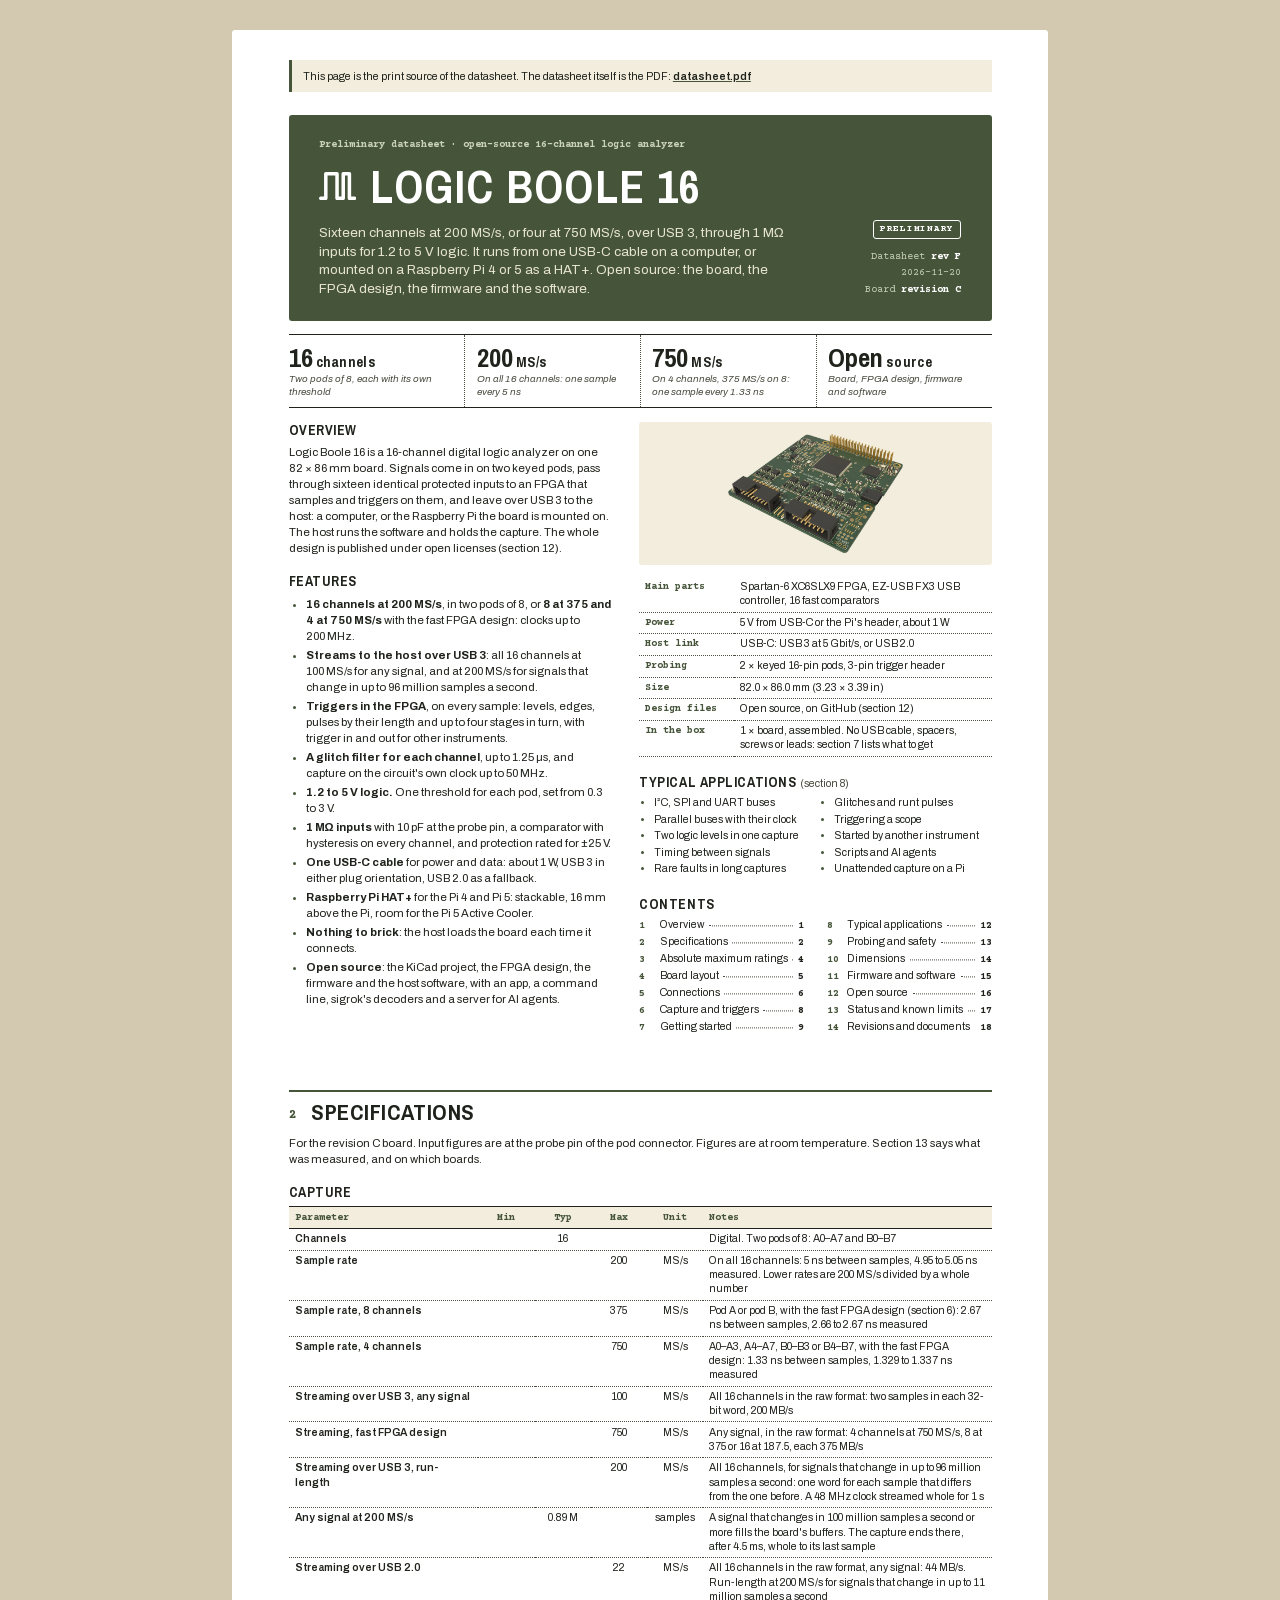
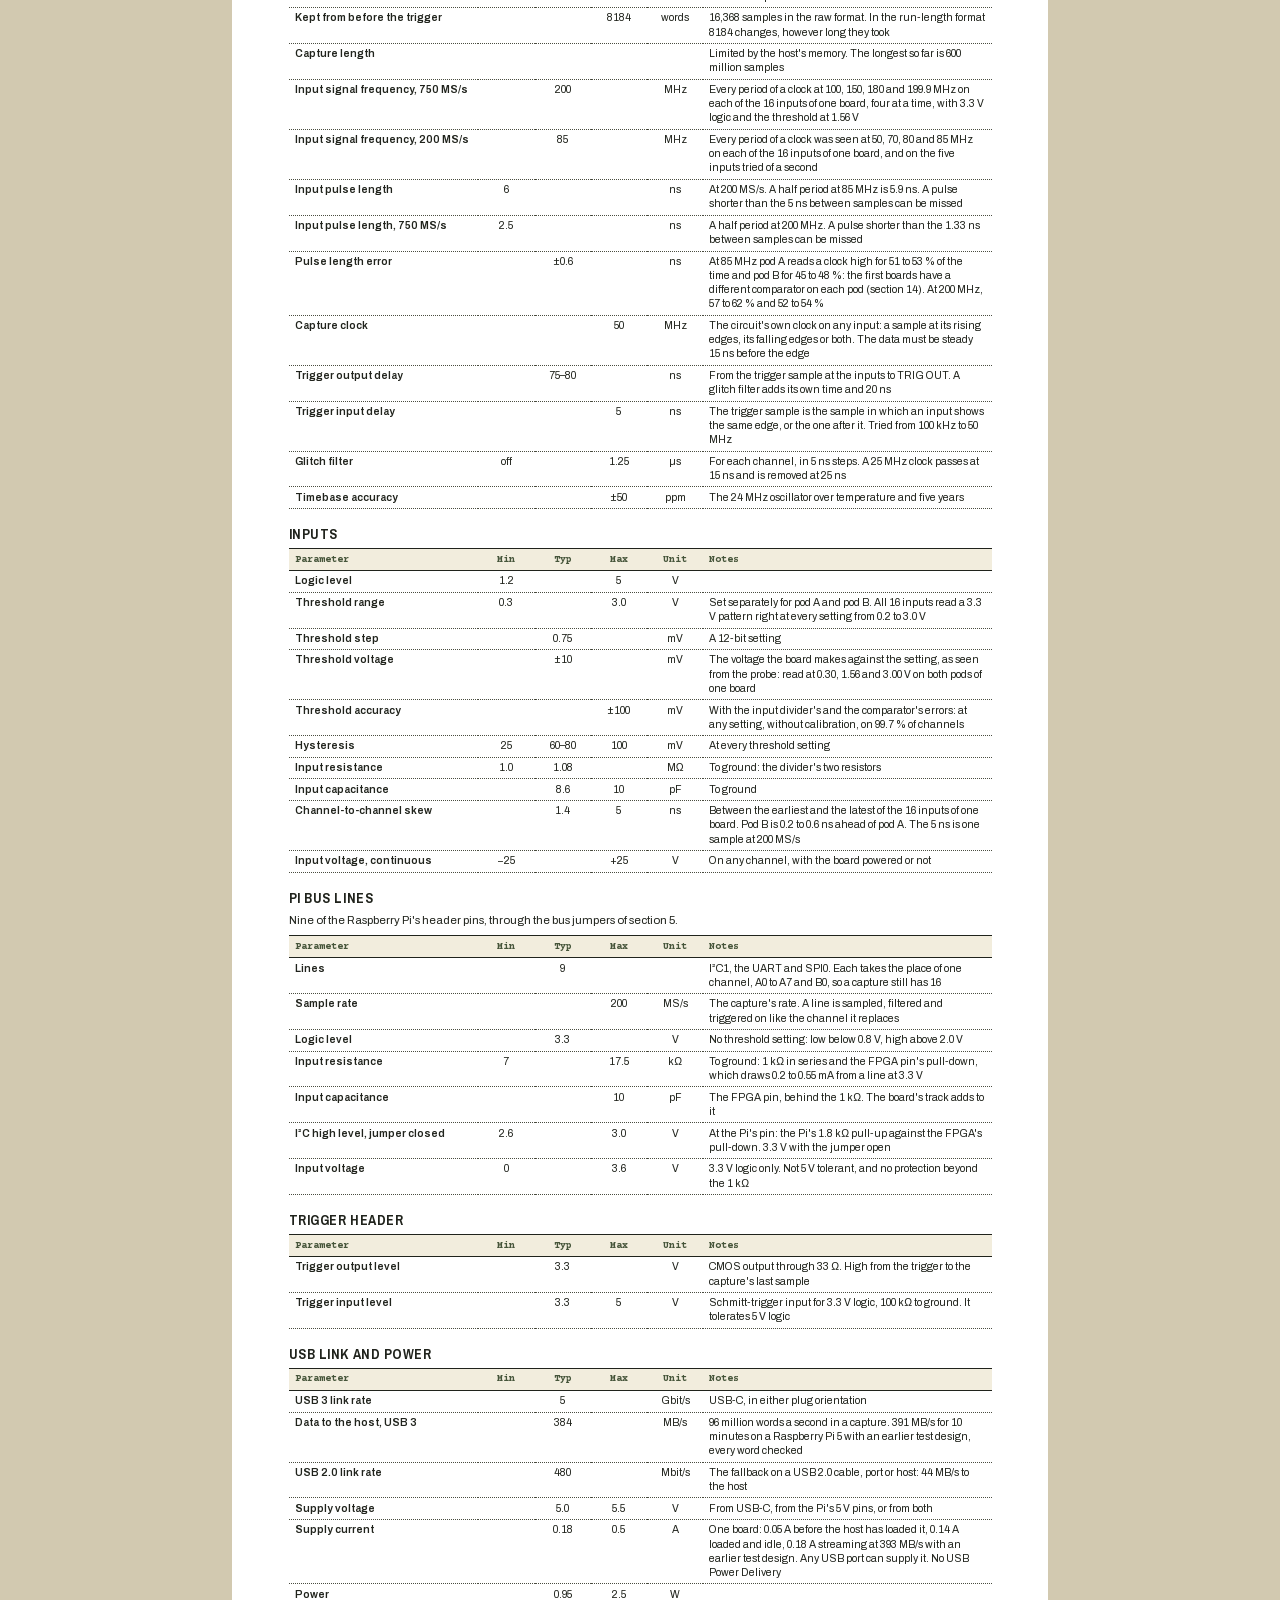
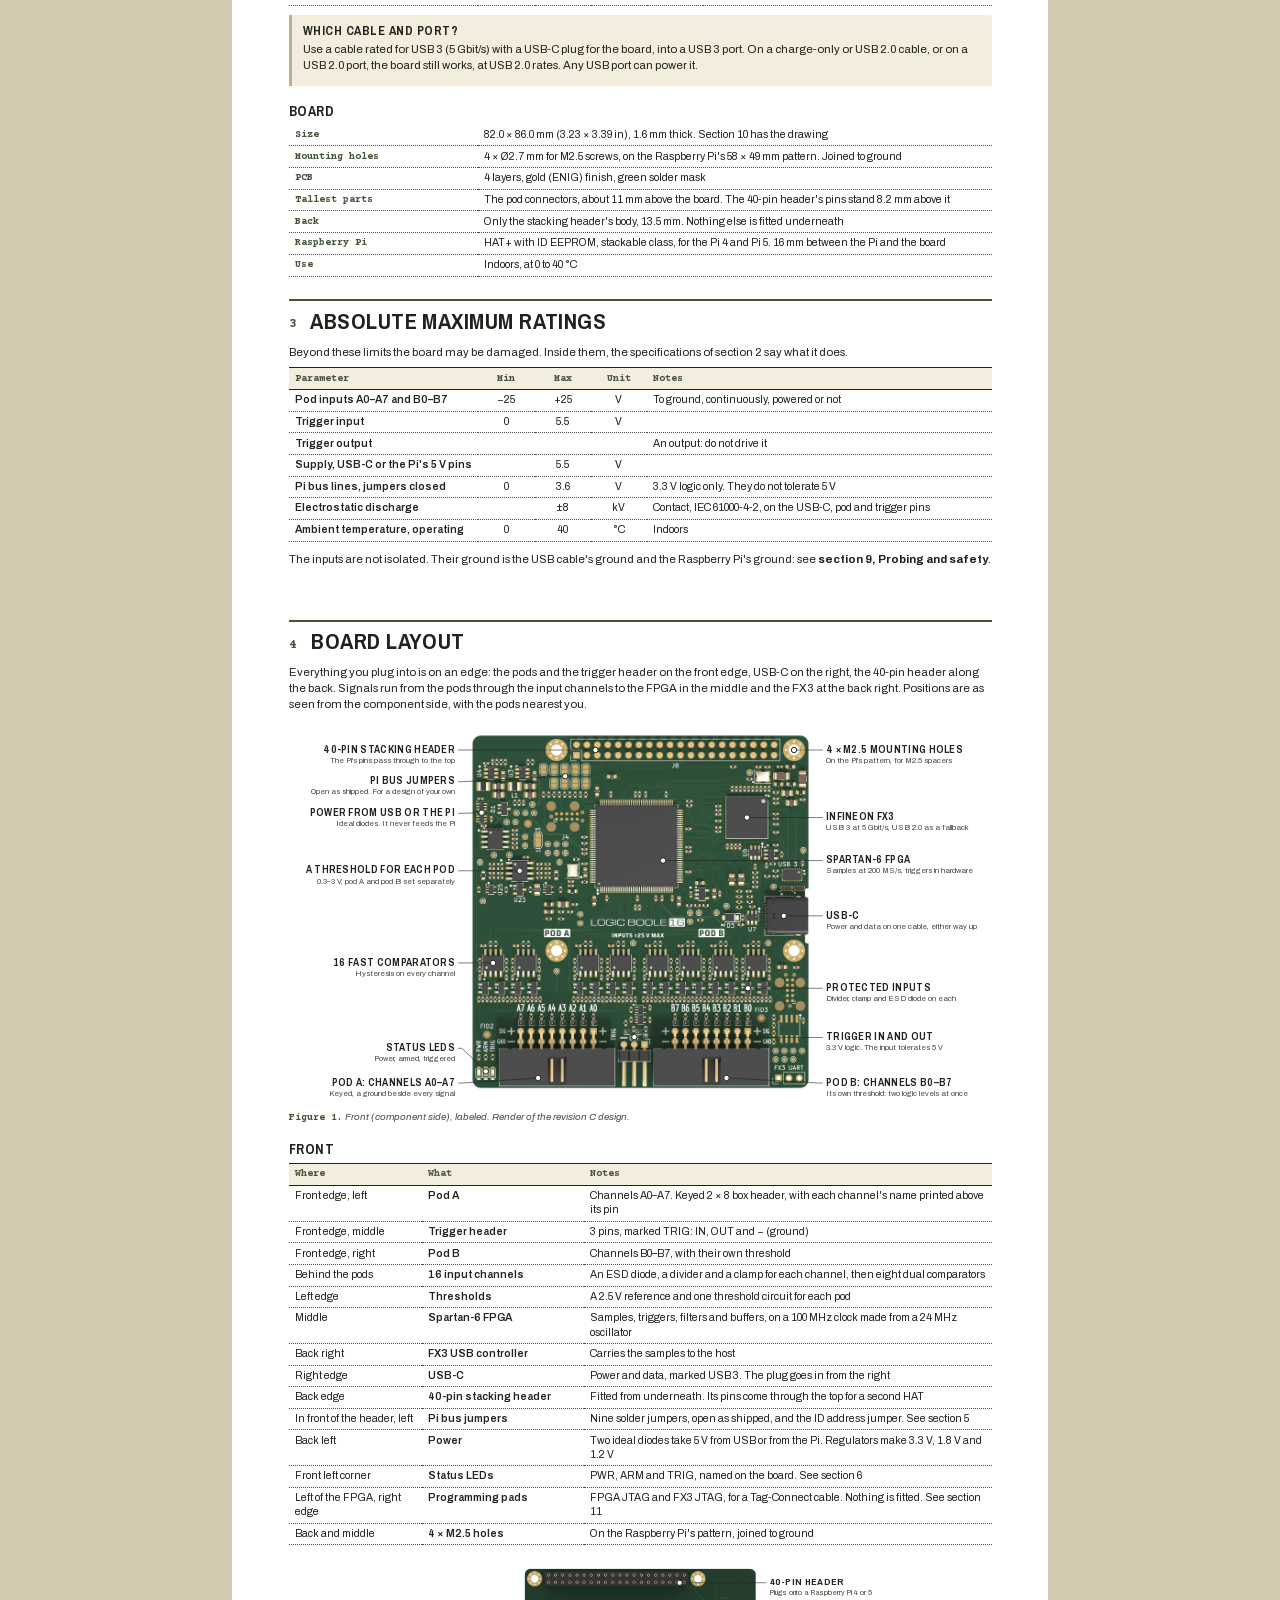
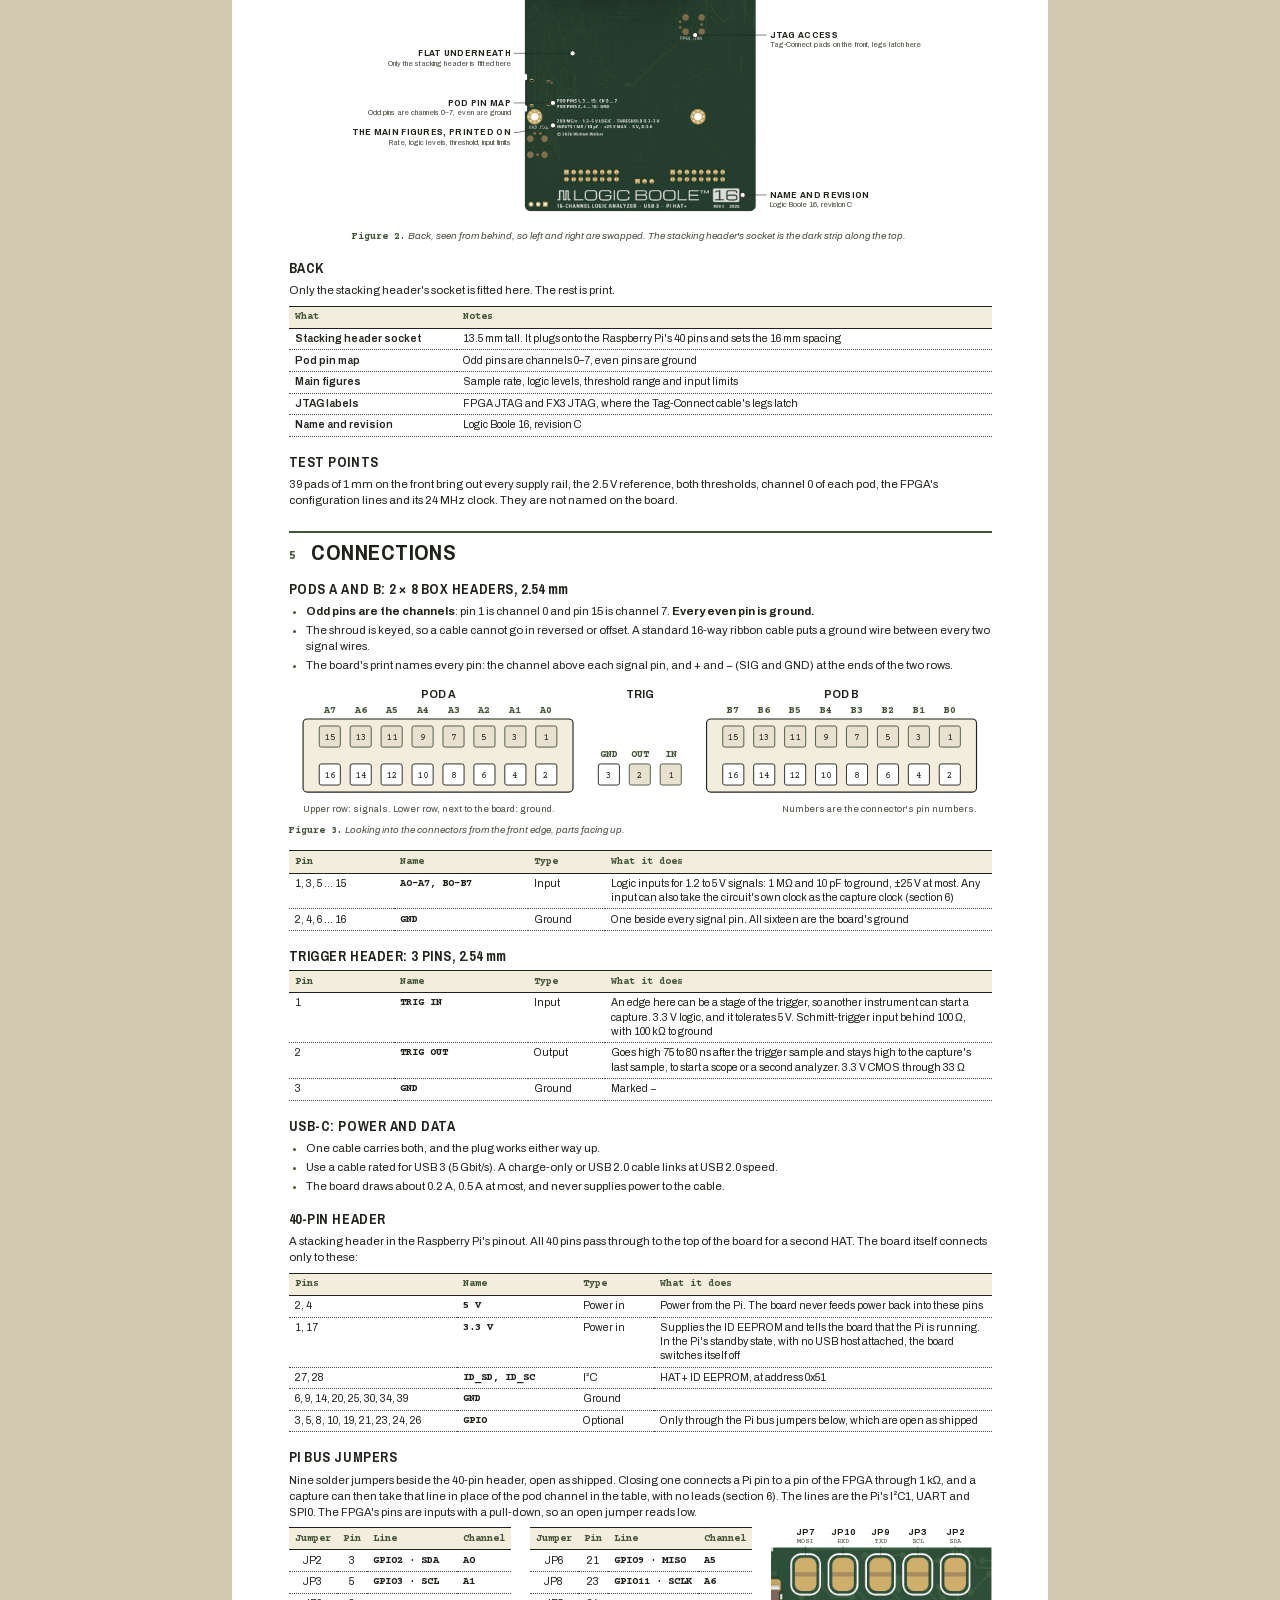
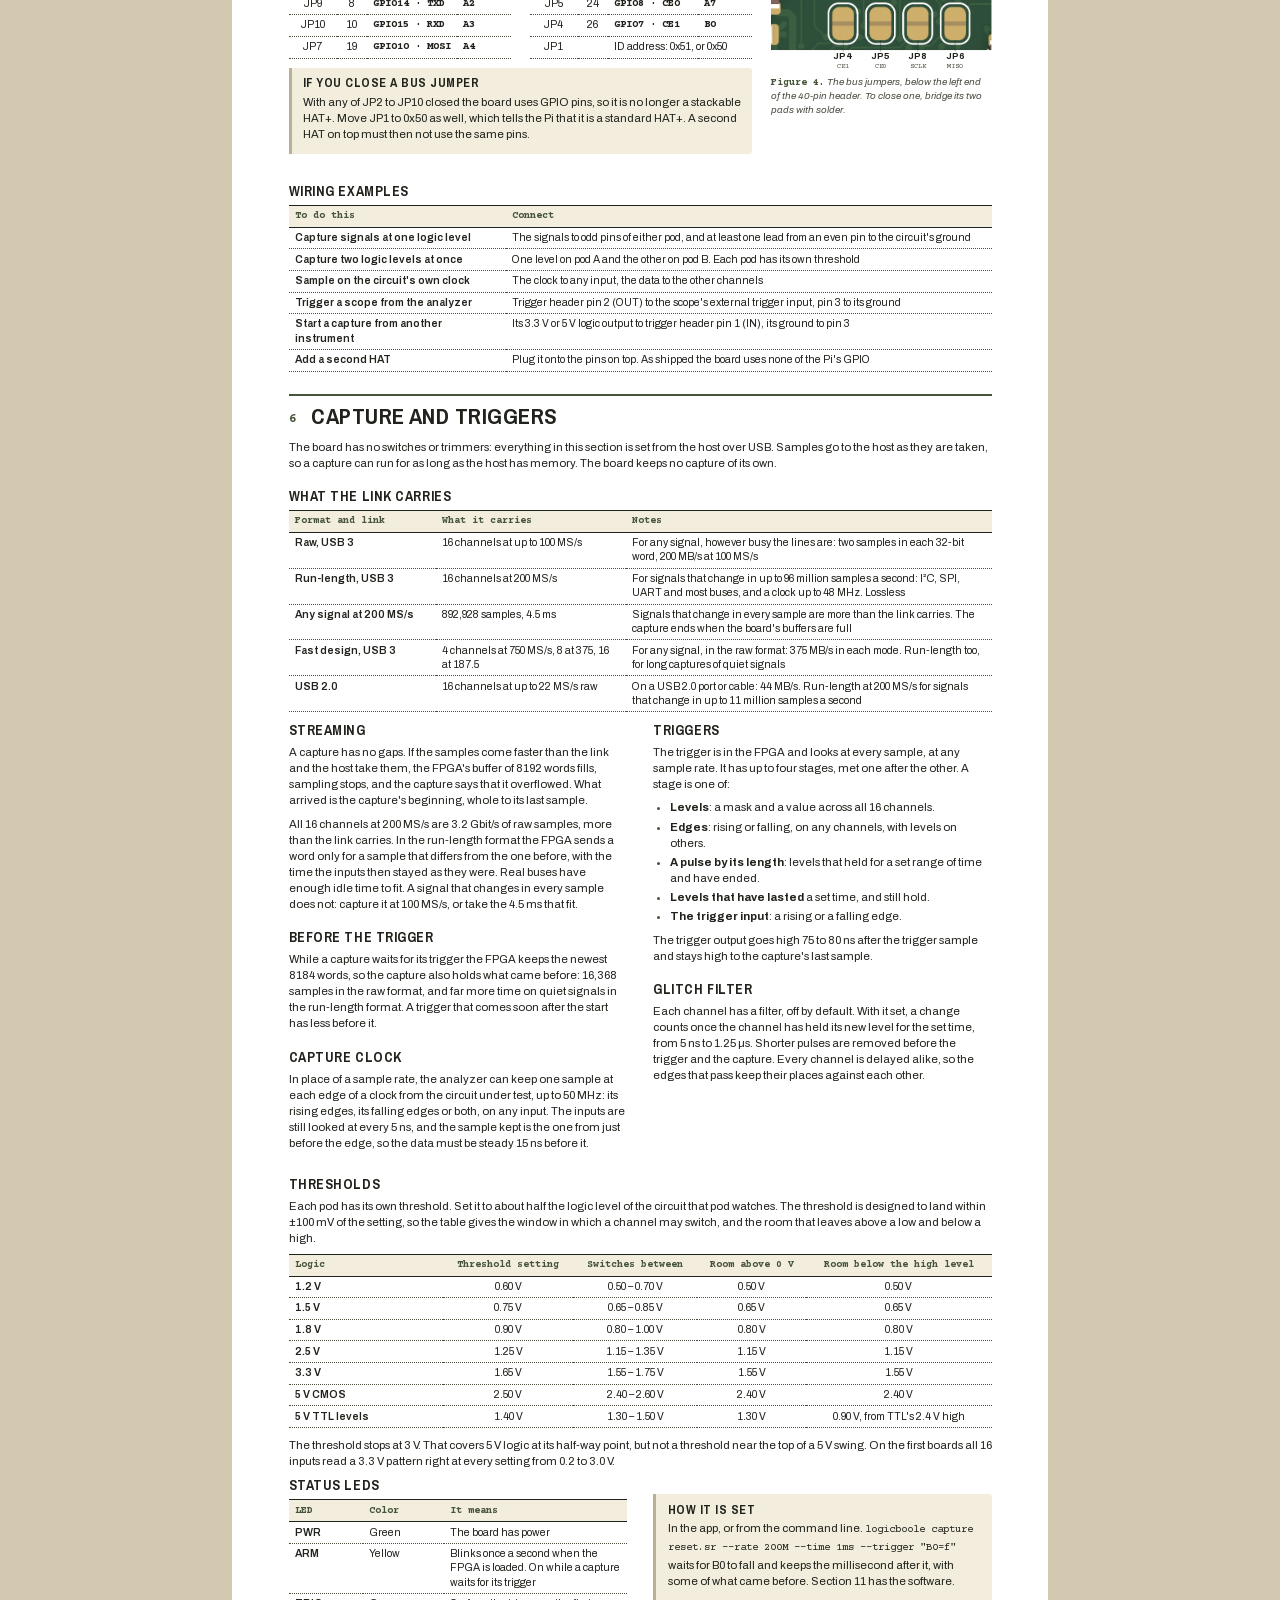
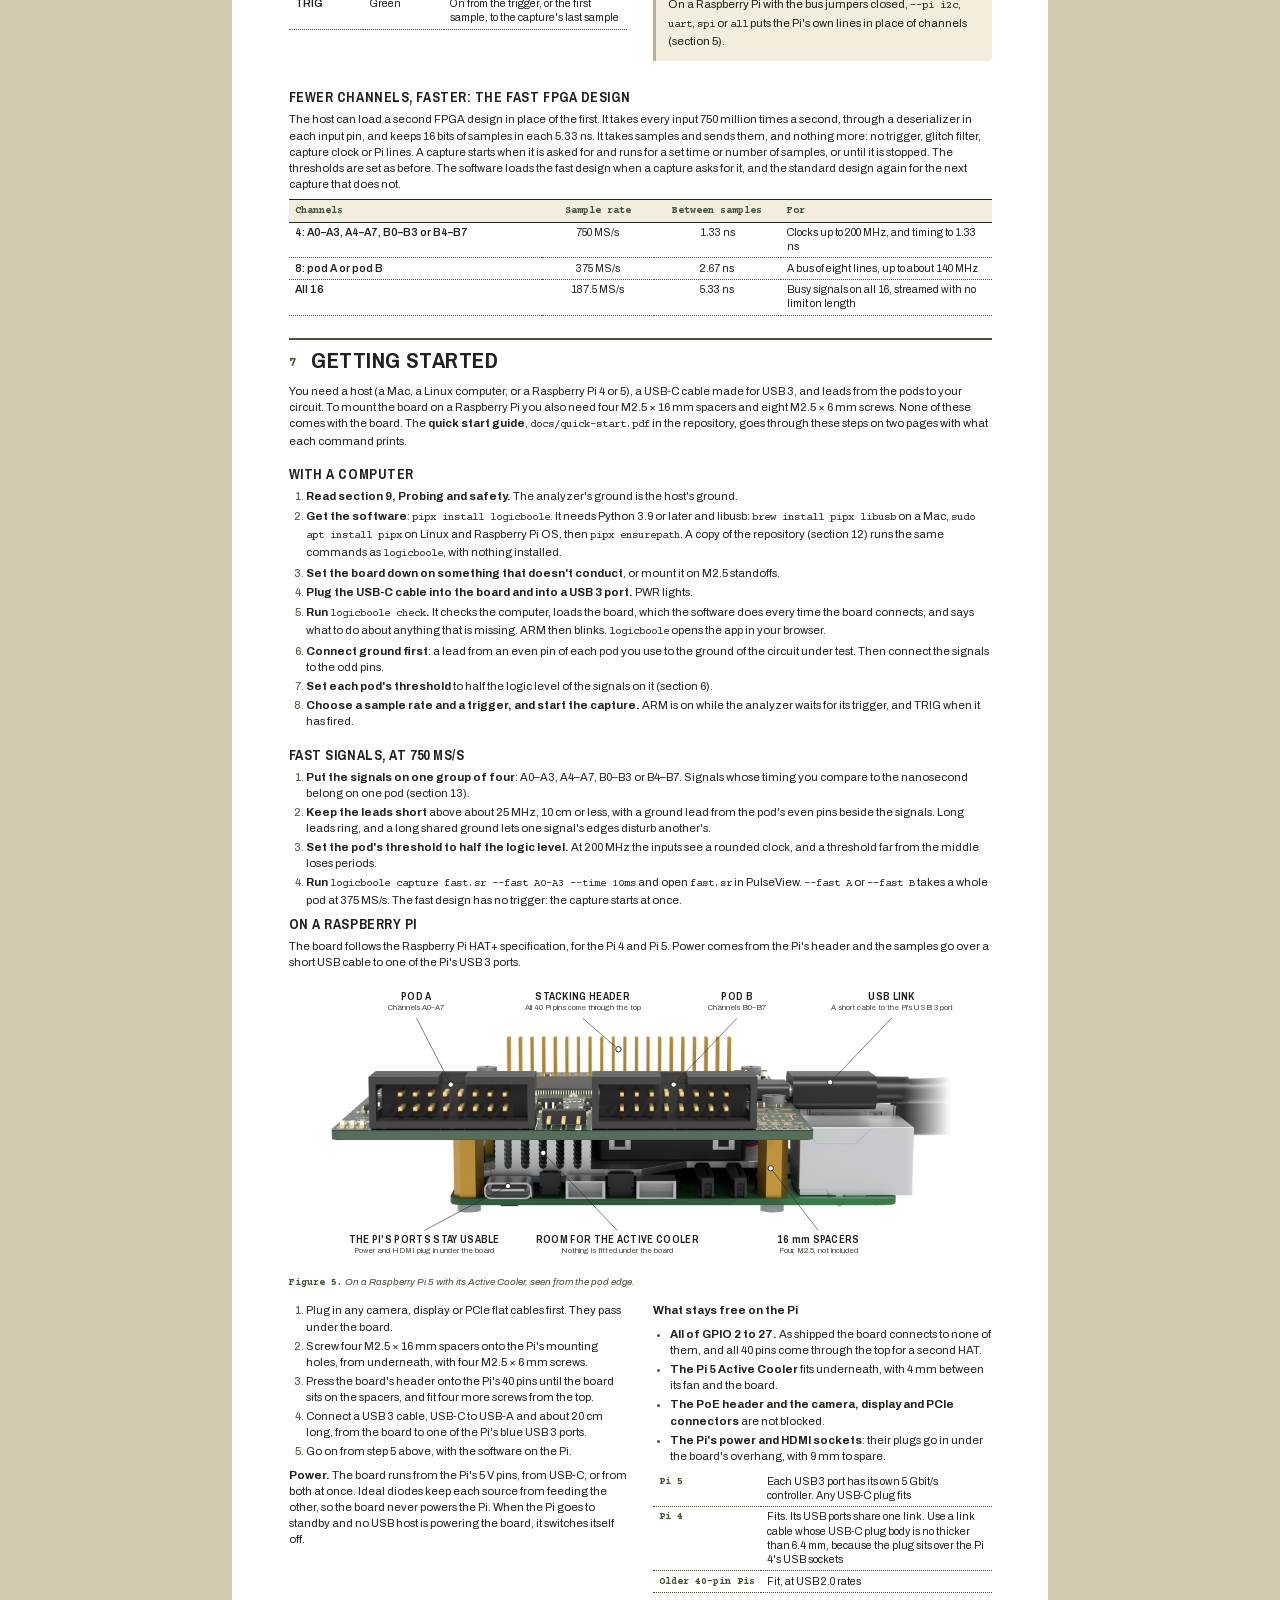
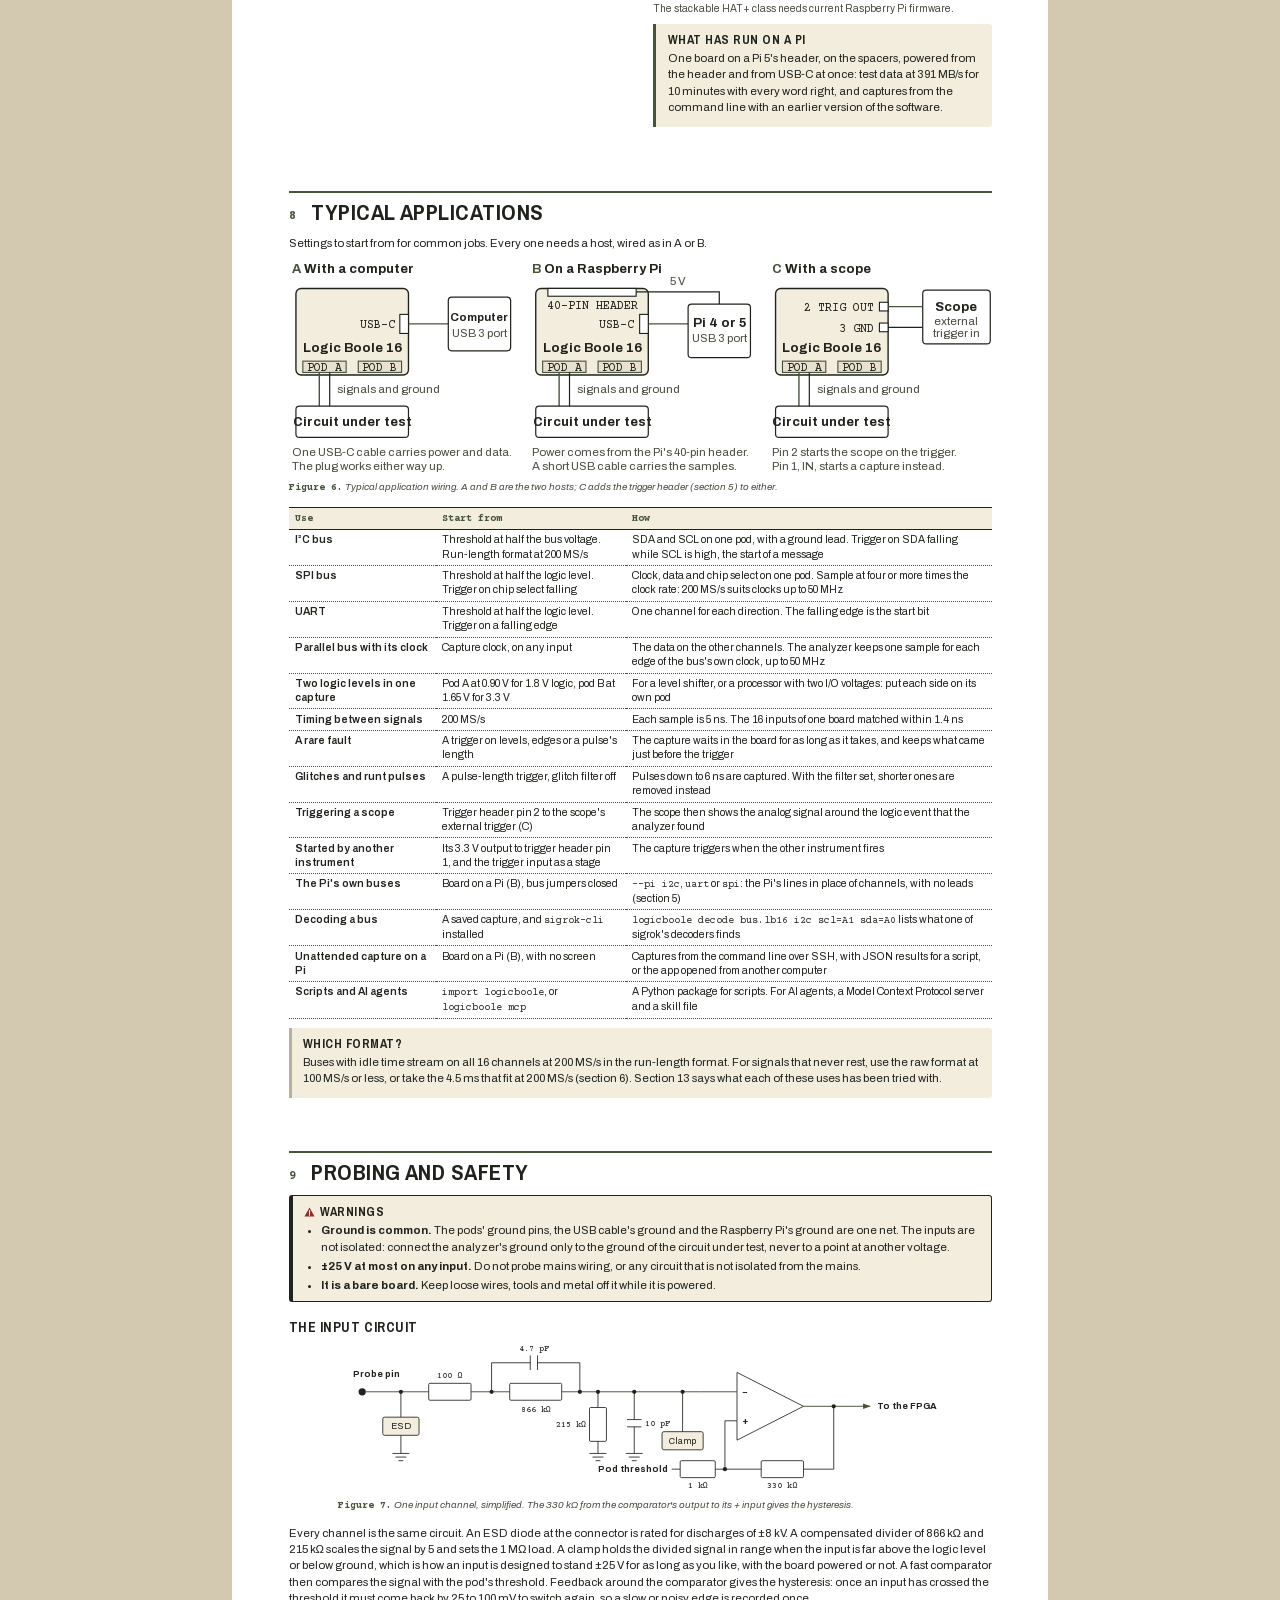
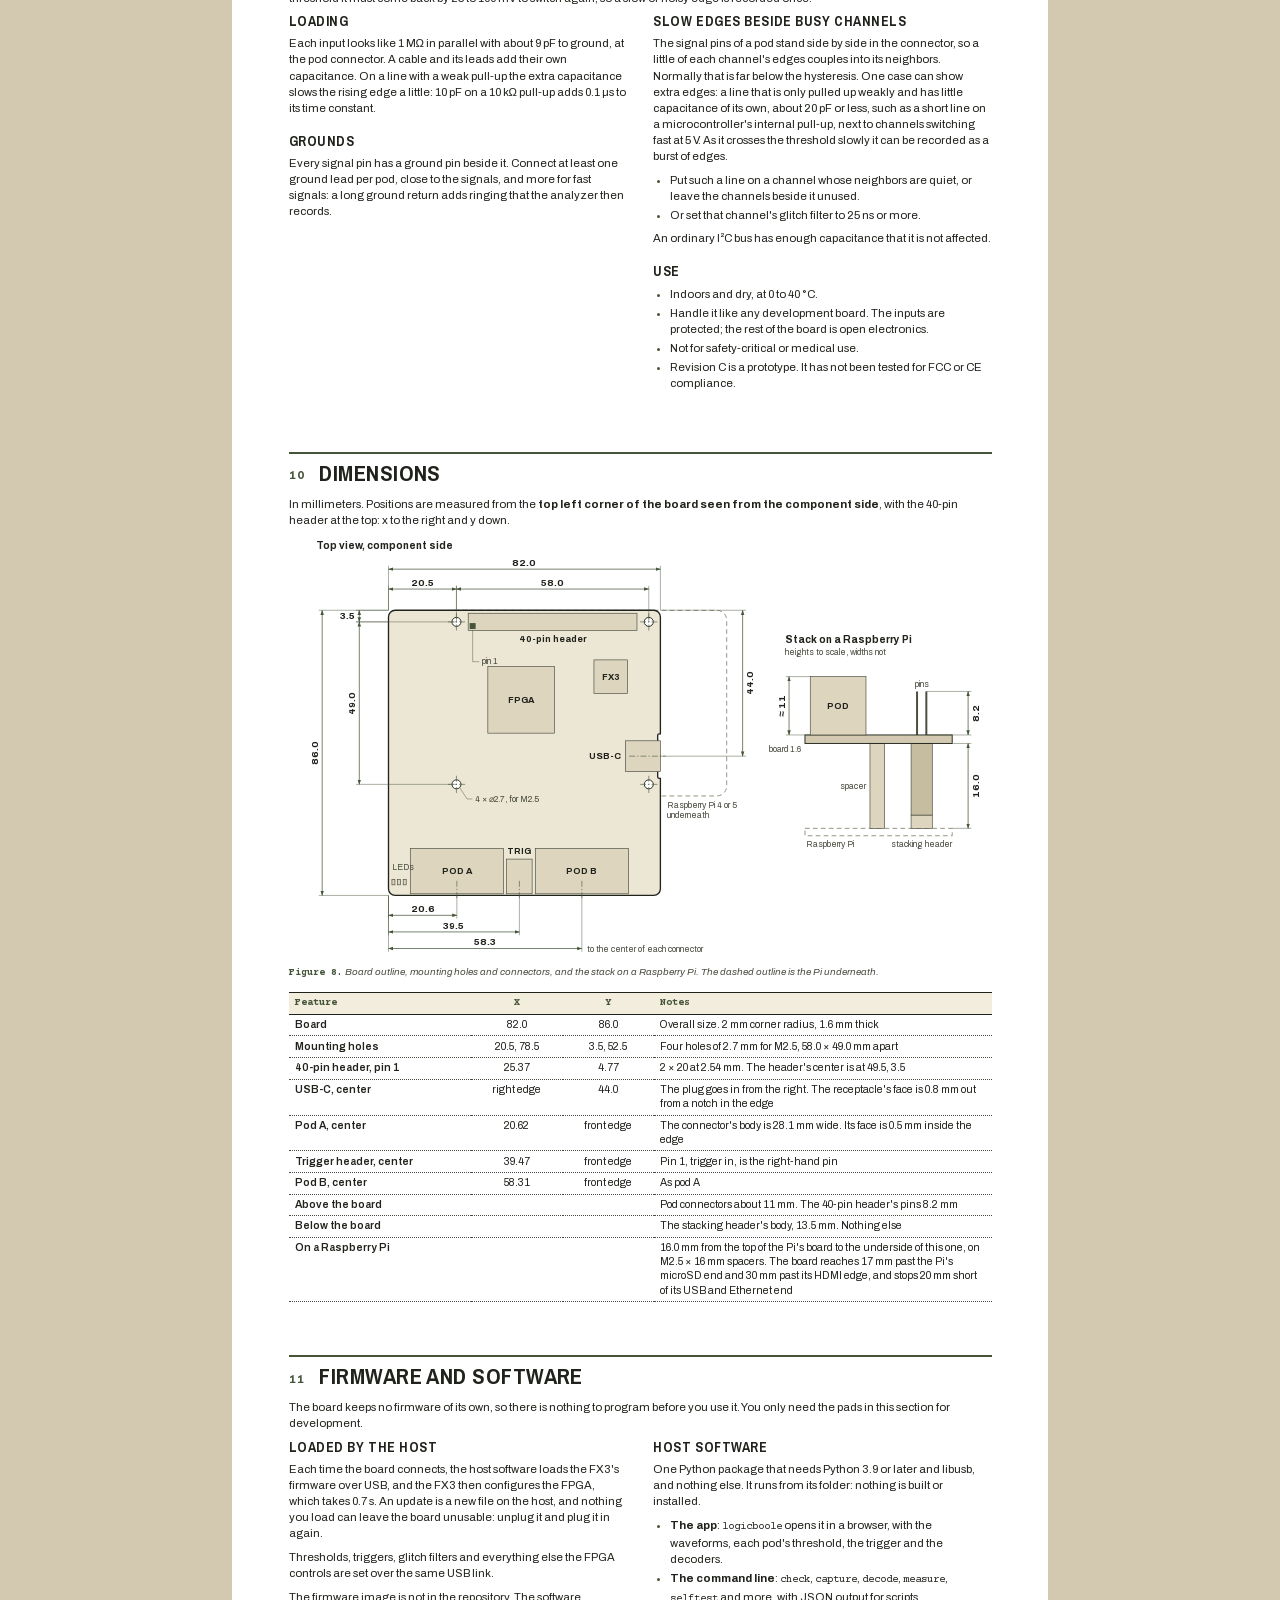
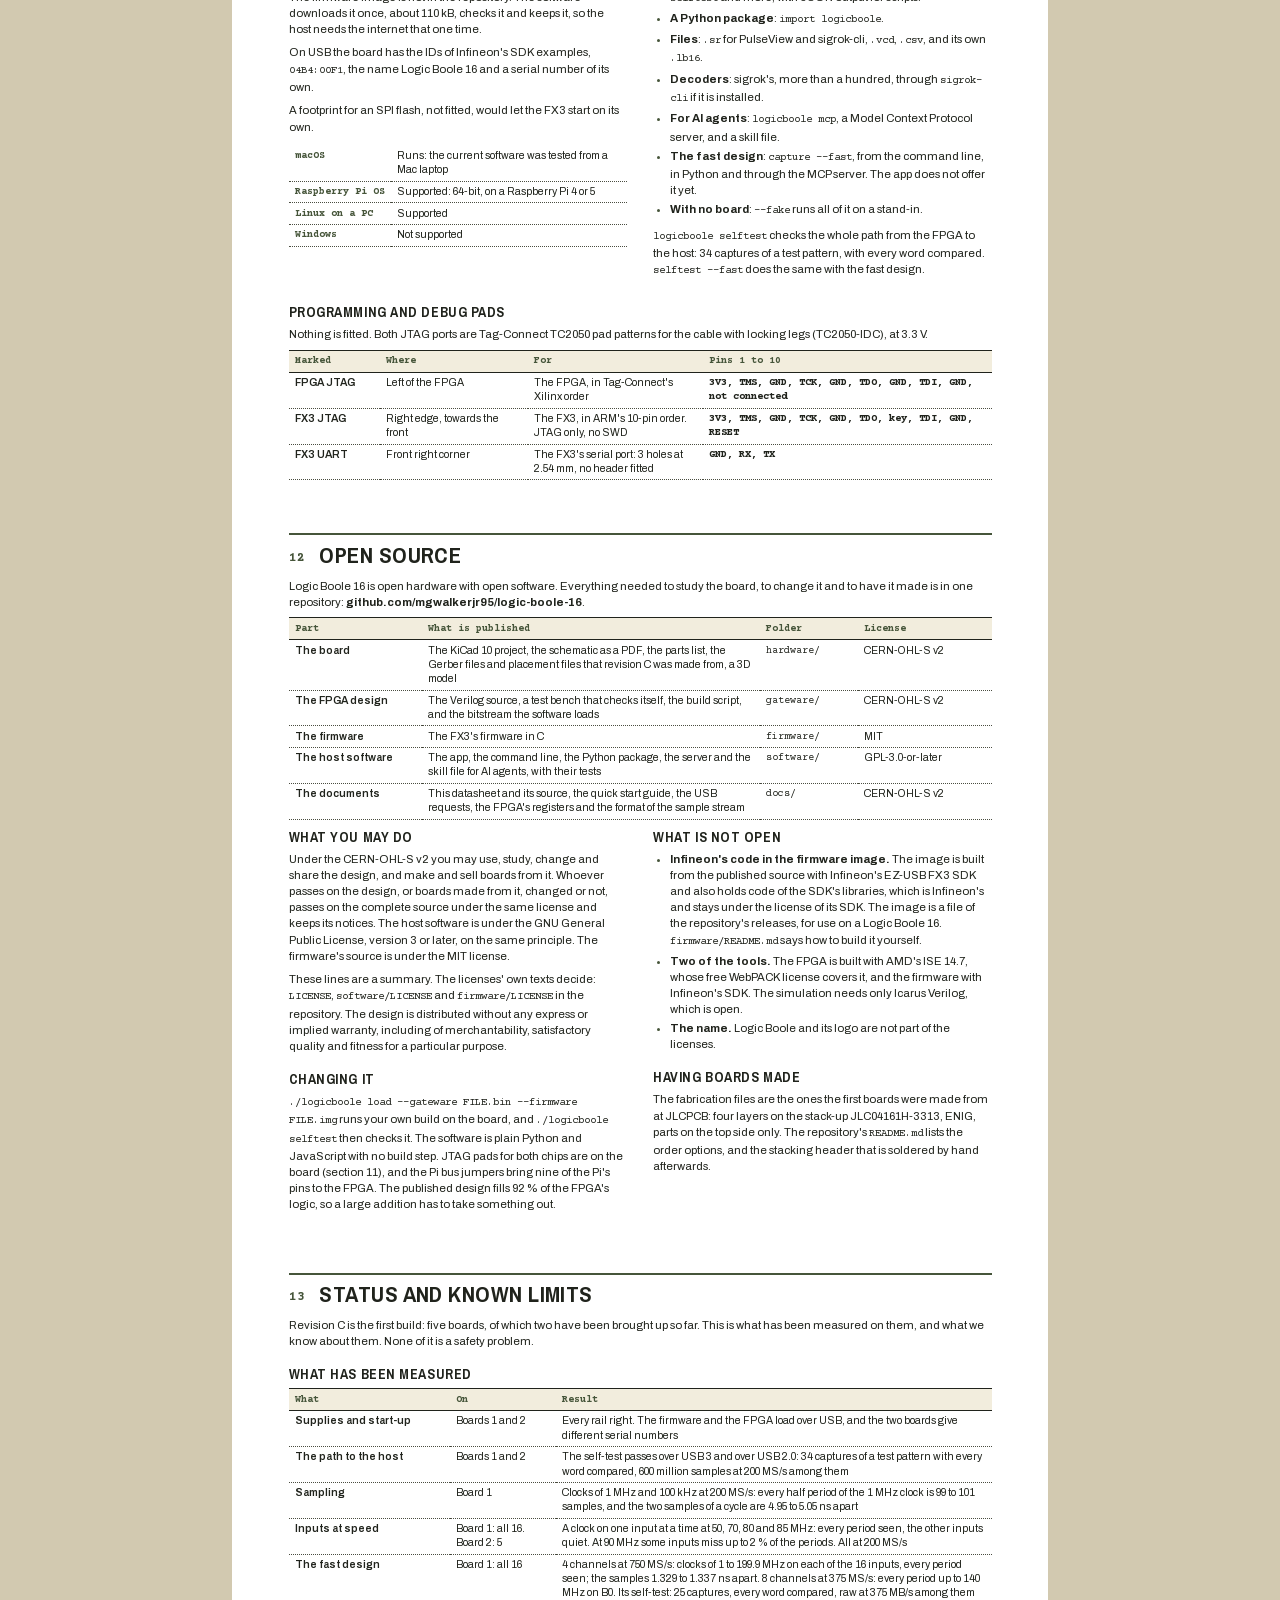
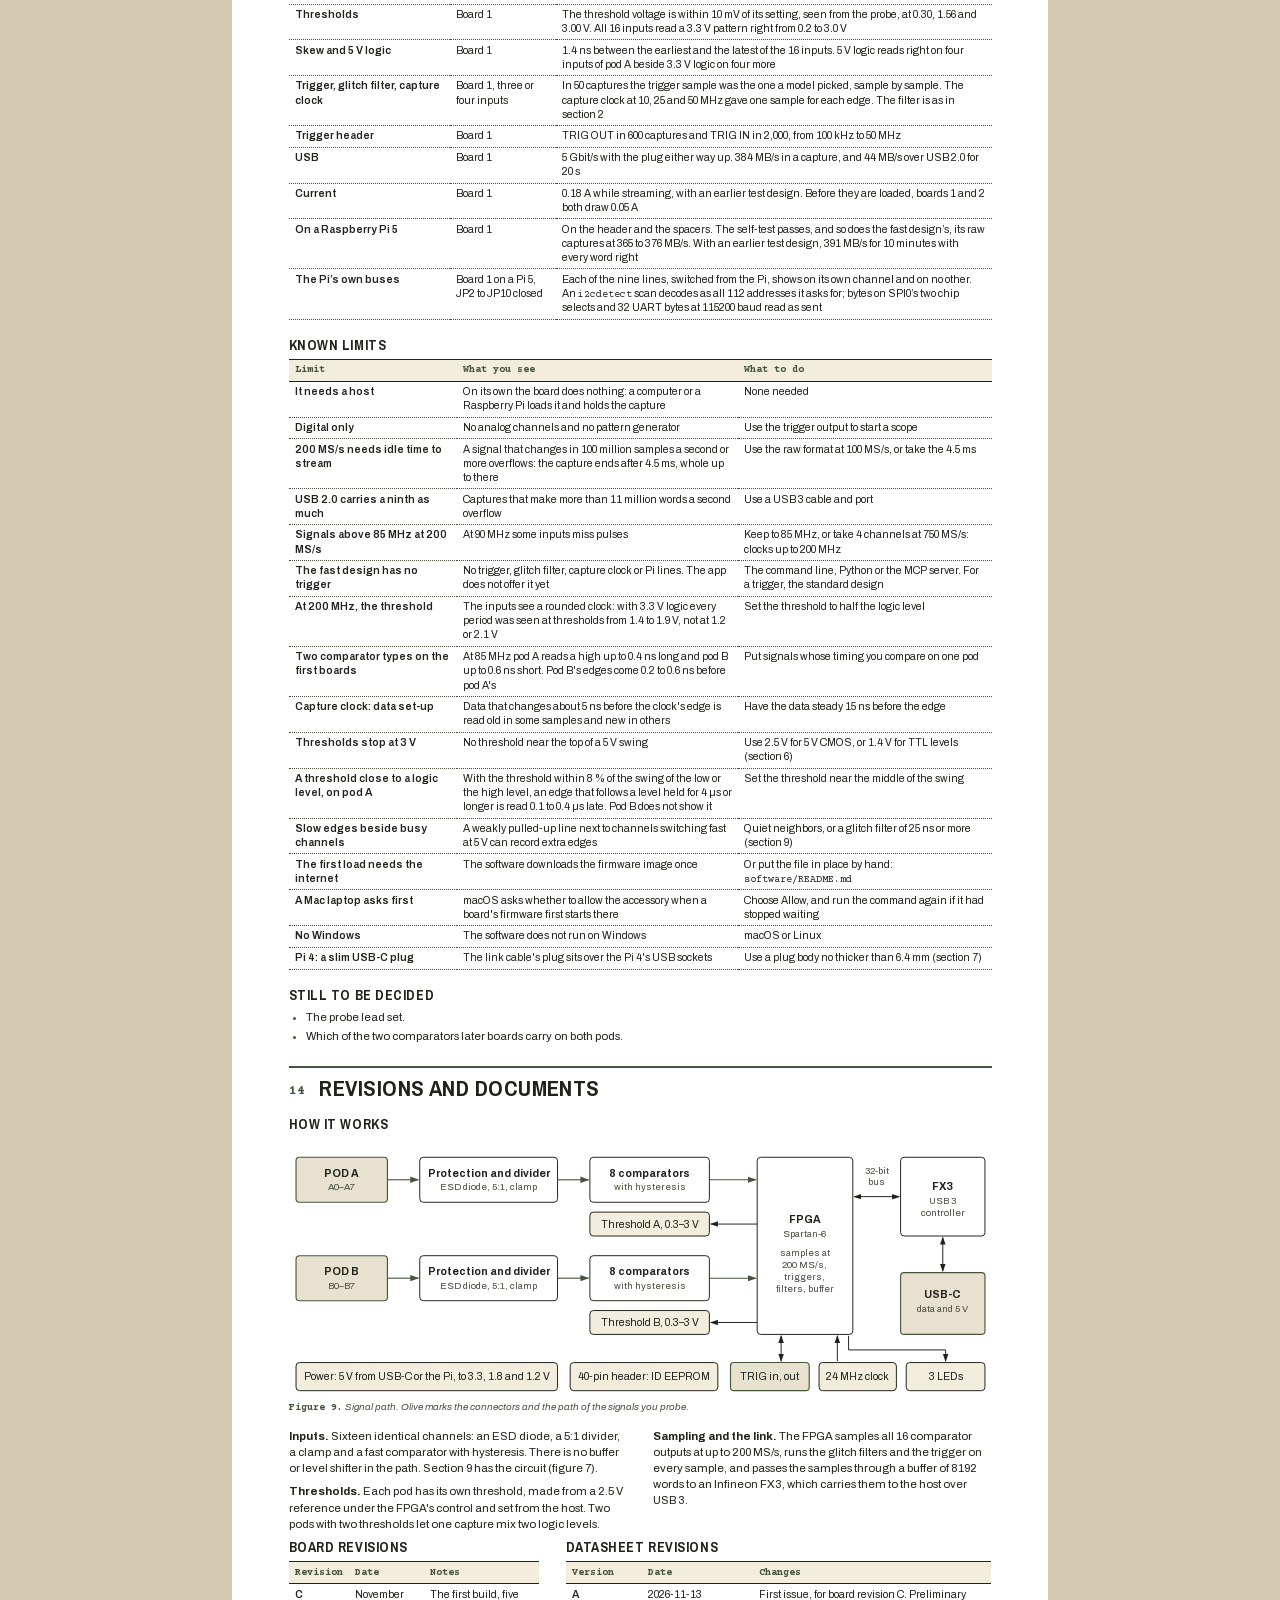
<file: docs/datasheet.html>
<!DOCTYPE html>
<!-- Copyright (C) 2026 Michael Walker -->
<!-- SPDX-License-Identifier: CERN-OHL-S-2.0 -->
<!-- The datasheet.  datasheet.pdf is this page printed on US Letter paper with headless Google Chrome, from this
     folder, with the options headless=new, no-pdf-header-footer, generate-pdf-document-outline,
     virtual-time-budget=10000 and print-to-pdf=datasheet.pdf, and "file://$PWD/datasheet.html" as the page.
     The page numbers of the contents on page 1 are set by hand: check them against the PDF after a change.
     The fonts (Archivo, Archivo Narrow, Courier Prime) are in datasheet/fonts, each under the SIL Open Font
     License (datasheet/fonts/README.md).  The page is white; the pictures have white backgrounds and are blended into the boxes they sit in.
     The pictures of the board are in hardware/images and datasheet/img. -->
<html lang="en">
<head>
<meta charset="utf-8">
<title>Logic Boole 16 (board revision C) preliminary datasheet, rev F</title>
<meta name="author" content="Michael Walker">
<link rel="stylesheet" href="datasheet/fonts/fonts.css">
<style>
:root {
  /* The look of the shop pages on white paper: olive structure, ink text, canvas only inside the boxes. */
  --page: #ffffff; --panel: #f2eddd; --panel-2: #e8e1cf;
  --ink: #20231c; --text: #20231c; --muted: #4a4d40; --rule: #b9b095; --shade: #f2eddd;
  --olive: #46553a; --olive-dark: #2f3a27; --olive-pale: #9aa888; --caution: #8a2f2a;
  --acc: #46553a; --acc-bg: #e8e1cf;
  --f-body: "Archivo", "Helvetica Neue", Arial, sans-serif;
  --f-disp: "Archivo Narrow", "Arial Narrow", sans-serif;
  --f-mono: "Courier Prime", "Courier New", monospace;
}
@page {
  size: letter;
  margin: 18mm 15mm 16mm 15mm;
  background: #ffffff;
  @top-left { content: "LOGIC BOOLE 16  ·  preliminary datasheet"; font: 700 7.2pt "Courier Prime", "Courier New", monospace; color: #46553a; vertical-align: bottom; padding-bottom: 2.5mm; }
  @top-right { content: "Rev F  ·  2026-11-20  ·  board revision C"; font: 400 7.2pt "Courier Prime", "Courier New", monospace; color: #4a4d40; vertical-align: bottom; padding-bottom: 2.5mm; }
  @bottom-left { content: "© 2026 Michael Walker. Open hardware, CERN-OHL-S v2. Preliminary: subject to change."; font: 400 7pt "Archivo", Arial, sans-serif; color: #4a4d40; vertical-align: top; padding-top: 3mm; }
  @bottom-right { content: "Page " counter(page) " of " counter(pages); font: 700 7.2pt "Courier Prime", "Courier New", monospace; color: #46553a; vertical-align: top; padding-top: 3mm; }
}
@page :first {
  margin-top: 12mm;
  @top-left { content: none; } @top-right { content: none; }
}
* { box-sizing: border-box; }
html { -webkit-print-color-adjust: exact; print-color-adjust: exact; background: var(--page); }
/* The page is white.  The pictures have white backgrounds and are blended into the boxes they sit in. */
body { margin: 0; background: var(--page); font: 400 8.5pt/1.42 var(--f-body); color: var(--text); font-variant-numeric: tabular-nums; }
p { margin: 0 0 2mm; }
b, strong { font-weight: 700; color: var(--ink); }
code, .mono { font-family: var(--f-mono); font-size: .95em; font-weight: 400; }
ul, ol { margin: 0 0 2mm; padding-left: 4.5mm; }
li { margin: 0 0 .8mm; }
li::marker { color: var(--olive); }
.u { text-transform: none; }

/* section headings */
h2 { font: 700 17pt/1 var(--f-disp); text-transform: uppercase; letter-spacing: .02em; color: var(--ink);
     margin: 6mm 0 3mm; padding-top: 2.2mm; border-top: 1.6pt solid var(--olive); break-after: avoid; }
h2 .n { font: 700 9.5pt/1 var(--f-mono); letter-spacing: 0; color: var(--olive); margin-right: 2.5mm; vertical-align: 1.1pt; }
h3 { font: 700 10.5pt/1.15 var(--f-disp); text-transform: uppercase; letter-spacing: .04em; color: var(--ink); margin: 4.5mm 0 1.6mm; break-after: avoid; }
h2.plain { font: 700 10.5pt/1.15 var(--f-disp); text-transform: uppercase; letter-spacing: .04em; margin: 0 0 1.6mm; padding: 0; border: 0; }
.newpage { break-before: page; }
.newpage > h2:first-child { margin-top: 0; }
.keep { break-inside: avoid; }

/* tables */
table { width: 100%; border-collapse: collapse; margin: 0 0 2.5mm; font-size: 7.9pt; line-height: 1.35; break-inside: auto; }
thead { display: table-header-group; }
tr { break-inside: avoid; }
th { background: var(--panel); color: var(--olive); font: 700 7.4pt/1.3 var(--f-mono); text-align: left; padding: 1.2mm 1.6mm 1mm; border-top: 1.1pt solid var(--ink); border-bottom: .6pt solid var(--ink); vertical-align: bottom; }
td { padding: .85mm 1.6mm; border-bottom: .5pt dotted var(--muted); vertical-align: top; }
td.c, th.c { text-align: center; }
td.v, th.v { text-align: center; white-space: nowrap; }
td.p { font-weight: 600; color: var(--ink); }
th.w-par { width: 27%; } th.w-n { width: 8%; } th.w-u { width: 8%; }
table.kv td:first-child { width: 27%; white-space: nowrap; font: 700 7.4pt/1.45 var(--f-mono); color: var(--olive); }
table.pin td:first-child, table.pin th:first-child { width: 9%; text-align: center; }
table.pin td:nth-child(2) { text-align: center; }
.sig { font-family: var(--f-mono); font-weight: 700; font-size: 1em; color: var(--ink); white-space: nowrap; }

/* callouts: a caution is the ink-bordered box; a note carries an olive bar; a tip a plain one */
.warn, .note, .tip { border-left: 2.6pt solid var(--olive); background: var(--panel); border-radius: 0 3px 3px 0; padding: 2mm 3mm 1.2mm; margin: 0 0 3mm; break-inside: avoid; }
.warn { border: .9pt solid var(--ink); border-left: 3.4pt solid var(--ink); border-radius: 3px; }
.warn .h svg { margin-right: 1.4mm; vertical-align: -.4pt; }
.warn ul { margin-bottom: 1mm; } .warn li::marker { color: var(--ink); }
.tip { border-left-color: var(--rule); }
.warn .h, .note .h, .tip .h { font: 700 9.4pt/1.2 var(--f-disp); text-transform: uppercase; letter-spacing: .04em; color: var(--ink); margin-bottom: .9mm; }

/* figures */
figure { margin: 1mm 0 3.5mm; break-inside: avoid; }
figure img { display: block; width: 100%; }
figure svg { display: block; width: 100%; height: auto; }
figure svg image, .hero img { mix-blend-mode: multiply; }
figcaption { font-size: 7.4pt; font-style: italic; color: var(--muted); margin-top: 1.2mm; }
figcaption b { font-style: normal; font: 700 7.2pt var(--f-mono); color: var(--olive); }

/* cover: the olive band of the shop's masthead */
.cover { background: var(--olive); color: var(--page); border-radius: 3px; padding: 6.5mm 8mm 6mm; display: grid; grid-template-columns: 1fr auto; gap: 6mm; align-items: end; }
.cover .kicker { font: 700 7.6pt var(--f-mono); color: #c9d2ba; margin-bottom: 3.5mm; }
.lockup { display: flex; align-items: center; gap: .3em; font: 700 34pt/1 var(--f-disp); text-transform: uppercase; letter-spacing: .03em; color: var(--page); white-space: nowrap; margin: 0 0 4mm; }
.lockup svg { height: .62em; width: auto; flex: none; }
.cover .sub { font: 400 10pt/1.4 var(--f-body); color: #e6e3d0; max-width: 128mm; margin: 0; }
.cover .rev { text-align: right; font: 400 7.6pt/1.65 var(--f-mono); color: #c9d2ba; white-space: nowrap; }
.cover .rev b { color: var(--page); font-weight: 700; }
.cover .flag { display: inline-block; font: 700 7pt/1 var(--f-mono); letter-spacing: .08em; color: var(--page); border: .9pt solid var(--page); border-radius: 3px; padding: 1.2mm 1.6mm .9mm; margin-bottom: 2.5mm; }
.stats { display: grid; grid-template-columns: repeat(4, 1fr); gap: 0; margin: 3.2mm 0 3.6mm; border-top: .9pt solid var(--ink); border-bottom: .9pt solid var(--ink); }
.stat { padding: 2.4mm 3mm 2.2mm; border-left: .5pt dotted var(--muted); }
.stat:first-child { border-left: 0; padding-left: 0; }
.stat .num { font: 700 20pt/1 var(--f-disp); color: var(--ink); white-space: nowrap; }
.stat .num small { font-size: 11pt; margin-left: .8mm; letter-spacing: .02em; }
.stat .lab { font-size: 7.4pt; font-style: italic; color: var(--muted); margin-top: .8mm; line-height: 1.3; }
.two { display: grid; grid-template-columns: 1.08fr 1fr; gap: 7mm; }
.two h3:first-child { margin-top: 0; }
.even { grid-template-columns: 1fr 1fr; }
.three { display: grid; grid-template-columns: 1fr 1fr 1.2fr; column-gap: 5mm; align-items: start; }
figure.jp { margin: 0 0 3mm; grid-column: 3; grid-row: 1 / span 2; }
.jp-tip { grid-column: 1 / span 2; grid-row: 2; }
.jp-n { font-family: var(--f-body); font-weight: 700; font-size: 44px; fill: var(--ink); }
.jp-s { font-family: var(--f-mono); font-weight: 400; font-size: 34px; fill: var(--muted); }
.hero { background: var(--panel); border-radius: 3px; padding: 1.5mm 3mm; margin-bottom: 3mm; }
.hero img { width: 100%; max-height: 35mm; object-fit: contain; display: block; }
.features li { margin-bottom: .75mm; }
.apps { columns: 2; column-gap: 6mm; font-size: 7.8pt; margin: 0 0 1mm; padding-left: 4mm; }
.apps li { margin: 0 0 .5mm; }
.contents { columns: 2; column-gap: 6mm; font-size: 7.8pt; list-style: none; padding: 0; margin: 0; }
.contents li { margin: 0 0 .6mm; }
.contents li a { display: flex; align-items: baseline; color: inherit; text-decoration: none; white-space: nowrap; }
.contents .n { display: inline-block; flex: none; width: 5.5mm; font: 700 7.4pt var(--f-mono); color: var(--olive); }
.contents .pg { flex: 1; display: flex; align-items: baseline; font: 700 7.4pt var(--f-mono); color: var(--ink); }
.contents .pg::before { content: ""; flex: 1; border-bottom: .6pt dotted var(--muted); margin: 0 1.2mm; transform: translateY(-1.2pt); }

/* labeled board views */
.dg-l { fill: none; stroke: var(--ink); stroke-width: 1.5; }
.dg-p { fill: var(--page); stroke: var(--ink); stroke-width: 2.5; }
.dg-t { font-family: var(--f-disp); font-weight: 700; font-size: 27px; fill: var(--ink); text-transform: uppercase; letter-spacing: .03em; }
.dg-s { font-family: var(--f-body); font-size: 19.5px; fill: var(--muted); }
figure.narrow { width: 82%; margin-left: auto; margin-right: auto; }

/* block diagram, input circuit, pinout */
.bd rect.b { fill: var(--page); stroke: var(--ink); stroke-width: 1.4; }
.bd rect.s { fill: var(--panel); stroke: var(--ink); stroke-width: 1.4; }
.bd rect.a { fill: var(--acc-bg); stroke: var(--olive); stroke-width: 1.6; }
.bd .w { fill: none; stroke: var(--ink); stroke-width: 1.4; }
.bd .wa { fill: none; stroke: var(--olive); stroke-width: 1.6; }
.bd text { font-family: var(--f-body); font-size: 15px; fill: var(--ink); }
.bd text.t { font-weight: 700; }
.bd text.m { fill: var(--muted); font-size: 13.5px; }
.bd text.k { font-family: var(--f-mono); font-size: 13.5px; font-weight: 400; }
.bd text.ch { font-family: var(--f-mono); font-size: 14.5px; font-weight: 700; fill: var(--olive); }
.bd .ah { fill: var(--ink); } .bd .aha { fill: var(--olive); }
.bd .dot { fill: var(--ink); }
.bd rect.pin { fill: var(--page); stroke: var(--ink); stroke-width: 1.3; }
.bd rect.pin.sg { fill: var(--acc-bg); stroke: var(--olive); }
.bd rect.shr { fill: var(--panel); stroke: var(--ink); stroke-width: 1.6; }

/* dimension drawing */
.dm .dm-o { fill: #ece6d4; stroke: var(--ink); stroke-width: 2; }
.dm .dm-o2 { fill: #d2c9b0; stroke: var(--ink); stroke-width: 1.4; }
.dm .dm-c { fill: #ddd5bd; stroke: #4a4d40; stroke-width: 1; }
.dm .dm-c2 { fill: #c6bc9f; stroke: #4a4d40; stroke-width: 1; }
.dm .dm-pi { fill: none; stroke: #7b7a66; stroke-width: 1.2; stroke-dasharray: 7 5; }
.dm .dm-pi2 { fill: var(--page); stroke: #7b7a66; stroke-width: 1.2; stroke-dasharray: 7 5; }
.dm .dm-hole { fill: var(--page); stroke: var(--ink); stroke-width: 1.4; }
.dm .dm-x { fill: none; stroke: var(--olive); stroke-width: .9; stroke-dasharray: 9 3 2 3; }
.dm .dm-p1 { fill: var(--olive); }
.dm .dm-pin { stroke: #4a4d40; stroke-width: 3; }
.dm .dm-d { stroke: var(--olive); stroke-width: 1.1; }
.dm .dm-e { fill: none; stroke: var(--olive); stroke-width: .7; }
.dm .dm-ah { fill: var(--olive); }
.dm text { font-family: var(--f-body); }
.dm .dm-t { font-size: 15px; font-weight: 700; fill: var(--ink); }
.dm .dm-l { font-size: 13px; fill: var(--muted); }
.dm .dm-n { font-size: 13.5px; font-weight: 700; fill: var(--ink); }
.dm .dm-h { font-size: 15.5px; font-weight: 700; fill: var(--ink); }

.small { font-size: 7.6pt; color: var(--muted); }
.ref { font: 400 8pt var(--f-body); text-transform: none; letter-spacing: 0; color: var(--muted); }
.end a { color: var(--ink); text-decoration: underline; text-decoration-color: var(--olive); }
.bd .hk { fill: var(--olive); }
.end { margin-top: 4mm; padding-top: 2mm; border-top: .6pt solid var(--rule); font-size: 7.6pt; color: var(--muted); break-inside: avoid; }

/* On screen, when this source file is opened in a browser: a sheet with the PDF's margins, not edge to edge.
   The PDF is the datasheet; none of this prints. */
.srcbar { display: none; }
@media screen {
  html { background: #d2c9b0; }
  body { width: 216mm; max-width: 100%; margin: 8mm auto; padding: 14mm 15mm 16mm; background: var(--page); border-radius: 3px; }
  .newpage { margin-top: 14mm; }
  .srcbar { display: block; margin: -6mm 0 6mm; padding: 2.2mm 3mm; background: var(--panel); border-left: 2.6pt solid var(--olive); font-size: 8pt; }
  .srcbar a { color: var(--ink); font-weight: 600; text-decoration-color: var(--olive); }
}
</style>
</head>
<body>

<!-- ============================== PAGE 1 ============================== -->
<div class="srcbar">This page is the print source of the datasheet. The datasheet itself is the PDF: <a href="datasheet.pdf">datasheet.pdf</a></div>
<header class="cover">
  <div>
    <div class="kicker">Preliminary datasheet · open-source 16-channel logic analyzer</div>
    <div class="lockup" role="img" aria-label="Logic Boole 16">
      <svg viewBox="0 0 132.5 100" aria-hidden="true"><polyline points="6.25,93.75 24.25,93.75 24.25,6.25 64.25,6.25 64.25,93.75 86.25,93.75 86.25,6.25 108.25,6.25 108.25,93.75 126.25,93.75" fill="none" stroke="currentColor" stroke-width="12.5" stroke-linecap="round" stroke-linejoin="round"/></svg>
      <span aria-hidden="true">Logic Boole 16</span>
    </div>
    <p class="sub">Sixteen channels at 200&nbsp;MS/s, or four at 750&nbsp;MS/s, over USB&nbsp;3, through 1&nbsp;MΩ inputs for 1.2 to 5&nbsp;V logic. It runs from one USB-C cable on a computer, or mounted on a Raspberry Pi 4 or 5 as a HAT+. Open source: the board, the FPGA design, the firmware and the software.</p>
  </div>
  <div class="rev"><span class="flag">PRELIMINARY</span><br>Datasheet <b>rev F</b><br>2026-11-20<br>Board <b>revision C</b></div>
</header>

<div class="stats">
  <div class="stat"><div class="num">16<small>channels</small></div><div class="lab">Two pods of 8, each with its own threshold</div></div>
  <div class="stat"><div class="num">200<small>MS/s</small></div><div class="lab">On all 16 channels: one sample every 5 ns</div></div>
  <div class="stat"><div class="num">750<small>MS/s</small></div><div class="lab">On 4 channels, 375&nbsp;MS/s on 8: one sample every 1.33&nbsp;ns</div></div>
  <div class="stat"><div class="num">Open<small>source</small></div><div class="lab">Board, FPGA design, firmware and software</div></div>
</div>

<div class="two">
  <div>
    <h2 class="plain" id="s1">Overview</h2>
    <p>Logic Boole 16 is a 16-channel digital logic analyzer on one 82 × 86 mm board. Signals come in on two keyed pods, pass through sixteen identical protected inputs to an FPGA that samples and triggers on them, and leave over USB&nbsp;3 to the host: a computer, or the Raspberry Pi the board is mounted on. The host runs the software and holds the capture. The whole design is published under open licenses (section 12).</p>
    <h3>Features</h3>
    <ul class="features">
      <li><b>16 channels at 200 MS/s</b>, in two pods of 8, or <b>8 at 375 and 4 at 750 MS/s</b> with the fast FPGA design: clocks up to 200&nbsp;MHz.</li>
      <li><b>Streams to the host over USB 3</b>: all 16 channels at 100&nbsp;MS/s for any signal, and at 200&nbsp;MS/s for signals that change in up to 96 million samples a second.</li>
      <li><b>Triggers in the FPGA</b>, on every sample: levels, edges, pulses by their length and up to four stages in turn, with trigger in and out for other instruments.</li>
      <li><b>A glitch filter for each channel</b>, up to 1.25&nbsp;µs, and capture on the circuit's own clock up to 50&nbsp;MHz.</li>
      <li><b>1.2 to 5 V logic.</b> One threshold for each pod, set from 0.3 to 3&nbsp;V.</li>
      <li><b>1 MΩ inputs</b> with 10&nbsp;pF at the probe pin, a comparator with hysteresis on every channel, and protection rated for ±25&nbsp;V.</li>
      <li><b>One USB-C cable</b> for power and data: about 1&nbsp;W, USB&nbsp;3 in either plug orientation, USB&nbsp;2.0 as a fallback.</li>
      <li><b>Raspberry Pi HAT+</b> for the Pi 4 and Pi 5: stackable, 16&nbsp;mm above the Pi, room for the Pi 5 Active Cooler.</li>
      <li><b>Nothing to brick</b>: the host loads the board each time it connects.</li>
      <li><b>Open source</b>: the KiCad project, the FPGA design, the firmware and the host software, with an app, a command line, sigrok's decoders and a server for AI agents.</li>
    </ul>
  </div>
  <div>
    <div class="hero"><img src="datasheet/img/hero.jpg" alt="The Logic Boole 16 board: two pod connectors on the near edge, the FPGA in the middle, USB-C on the right edge and the 40-pin header at the back."></div>
    <table class="kv">
      <tbody>
        <tr><td>Main parts</td><td>Spartan-6 XC6SLX9 FPGA, EZ-USB FX3 USB controller, 16 fast comparators</td></tr>
        <tr><td>Power</td><td>5 V from USB-C or the Pi's header, about 1 W</td></tr>
        <tr><td>Host link</td><td>USB-C: USB 3 at 5 Gbit/s, or USB 2.0</td></tr>
        <tr><td>Probing</td><td>2 × keyed 16-pin pods, 3-pin trigger header</td></tr>
        <tr><td>Size</td><td>82.0 × 86.0 mm (3.23 × 3.39 in)</td></tr>
        <tr><td>Design files</td><td>Open source, on GitHub (section 12)</td></tr>
        <tr><td>In the box</td><td>1 × board, assembled. No USB cable, spacers, screws or leads: section 7 lists what to get</td></tr>
      </tbody>
    </table>
    <h3>Typical applications <span class="ref">(section 8)</span></h3>
    <ul class="apps">
      <li>I²C, SPI and UART buses</li><li>Parallel buses with their clock</li><li>Two logic levels in one capture</li><li>Timing between signals</li><li>Rare faults in long captures</li>
      <li>Glitches and runt pulses</li><li>Triggering a scope</li><li>Started by another instrument</li><li>Scripts and AI agents</li><li>Unattended capture on a Pi</li>
    </ul>
    <!-- Page numbers are set by hand. -->
    <h3>Contents</h3>
    <ol class="contents">
      <li><a href="#s1"><span class="n">1</span>Overview<span class="pg">1</span></a></li>
      <li><a href="#s2"><span class="n">2</span>Specifications<span class="pg">2</span></a></li>
      <li><a href="#s3"><span class="n">3</span>Absolute maximum ratings<span class="pg">4</span></a></li>
      <li><a href="#s4"><span class="n">4</span>Board layout<span class="pg">5</span></a></li>
      <li><a href="#s5"><span class="n">5</span>Connections<span class="pg">6</span></a></li>
      <li><a href="#s6"><span class="n">6</span>Capture and triggers<span class="pg">8</span></a></li>
      <li><a href="#s7"><span class="n">7</span>Getting started<span class="pg">9</span></a></li>
      <li><a href="#s8"><span class="n">8</span>Typical applications<span class="pg">12</span></a></li>
      <li><a href="#s9"><span class="n">9</span>Probing and safety<span class="pg">13</span></a></li>
      <li><a href="#s10"><span class="n">10</span>Dimensions<span class="pg">14</span></a></li>
      <li><a href="#s11"><span class="n">11</span>Firmware and software<span class="pg">15</span></a></li>
      <li><a href="#s12"><span class="n">12</span>Open source<span class="pg">16</span></a></li>
      <li><a href="#s13"><span class="n">13</span>Status and known limits<span class="pg">17</span></a></li>
      <li><a href="#s14"><span class="n">14</span>Revisions and documents<span class="pg">18</span></a></li>
    </ol>
  </div>
</div>

<!-- ============================== 2 SPECIFICATIONS ============================== -->
<section class="newpage">
<h2 id="s2"><span class="n">2</span> Specifications</h2>
<p>For the revision C board. Input figures are at the probe pin of the pod connector. Figures are at room temperature. Section 13 says what was measured, and on which boards.</p>

<h3>Capture</h3>
<table>
  <thead><tr><th class="w-par">Parameter</th><th class="v w-n">Min</th><th class="v w-n">Typ</th><th class="v w-n">Max</th><th class="v w-u">Unit</th><th>Notes</th></tr></thead>
  <tbody>
    <tr><td class="p">Channels</td><td class="v"></td><td class="v">16</td><td class="v"></td><td class="v"></td><td>Digital. Two pods of 8: A0–A7 and B0–B7</td></tr>
    <tr><td class="p">Sample rate</td><td class="v"></td><td class="v"></td><td class="v">200</td><td class="v">MS/s</td><td>On all 16 channels: 5 ns between samples, 4.95 to 5.05 ns measured. Lower rates are 200 MS/s divided by a whole number</td></tr>
    <tr><td class="p">Sample rate, 8 channels</td><td class="v"></td><td class="v"></td><td class="v">375</td><td class="v">MS/s</td><td>Pod A or pod B, with the fast FPGA design (section 6): 2.67 ns between samples, 2.66 to 2.67 ns measured</td></tr>
    <tr><td class="p">Sample rate, 4 channels</td><td class="v"></td><td class="v"></td><td class="v">750</td><td class="v">MS/s</td><td>A0–A3, A4–A7, B0–B3 or B4–B7, with the fast FPGA design: 1.33 ns between samples, 1.329 to 1.337 ns measured</td></tr>
    <tr><td class="p">Streaming over USB 3, any signal</td><td class="v"></td><td class="v"></td><td class="v">100</td><td class="v">MS/s</td><td>All 16 channels in the raw format: two samples in each 32-bit word, 200 MB/s</td></tr>
    <tr><td class="p">Streaming, fast FPGA design</td><td class="v"></td><td class="v"></td><td class="v">750</td><td class="v">MS/s</td><td>Any signal, in the raw format: 4 channels at 750 MS/s, 8 at 375 or 16 at 187.5, each 375 MB/s</td></tr>
    <tr><td class="p">Streaming over USB 3, run-length</td><td class="v"></td><td class="v"></td><td class="v">200</td><td class="v">MS/s</td><td>All 16 channels, for signals that change in up to 96 million samples a second: one word for each sample that differs from the one before. A 48 MHz clock streamed whole for 1 s</td></tr>
    <tr><td class="p">Any signal at 200 MS/s</td><td class="v"></td><td class="v">0.89&nbsp;M</td><td class="v"></td><td class="v">samples</td><td>A signal that changes in 100 million samples a second or more fills the board's buffers. The capture ends there, after 4.5 ms, whole to its last sample</td></tr>
    <tr><td class="p">Streaming over USB 2.0</td><td class="v"></td><td class="v"></td><td class="v">22</td><td class="v">MS/s</td><td>All 16 channels in the raw format, any signal: 44 MB/s. Run-length at 200 MS/s for signals that change in up to 11 million samples a second</td></tr>
    <tr><td class="p">Kept from before the trigger</td><td class="v"></td><td class="v"></td><td class="v">8184</td><td class="v">words</td><td>16,368 samples in the raw format. In the run-length format 8184 changes, however long they took</td></tr>
    <tr><td class="p">Capture length</td><td class="v"></td><td class="v"></td><td class="v"></td><td class="v"></td><td>Limited by the host's memory. The longest so far is 600 million samples</td></tr>
    <tr><td class="p">Input signal frequency, 750 MS/s</td><td class="v"></td><td class="v">200</td><td class="v"></td><td class="v">MHz</td><td>Every period of a clock at 100, 150, 180 and 199.9 MHz on each of the 16 inputs of one board, four at a time, with 3.3 V logic and the threshold at 1.56 V</td></tr>
    <tr><td class="p">Input signal frequency, 200 MS/s</td><td class="v"></td><td class="v">85</td><td class="v"></td><td class="v">MHz</td><td>Every period of a clock was seen at 50, 70, 80 and 85 MHz on each of the 16 inputs of one board, and on the five inputs tried of a second</td></tr>
    <tr><td class="p">Input pulse length</td><td class="v">6</td><td class="v"></td><td class="v"></td><td class="v">ns</td><td>At 200 MS/s. A half period at 85 MHz is 5.9 ns. A pulse shorter than the 5 ns between samples can be missed</td></tr>
    <tr><td class="p">Input pulse length, 750 MS/s</td><td class="v">2.5</td><td class="v"></td><td class="v"></td><td class="v">ns</td><td>A half period at 200 MHz. A pulse shorter than the 1.33 ns between samples can be missed</td></tr>
    <tr><td class="p">Pulse length error</td><td class="v"></td><td class="v">±0.6</td><td class="v"></td><td class="v">ns</td><td>At 85 MHz pod A reads a clock high for 51 to 53 % of the time and pod B for 45 to 48 %: the first boards have a different comparator on each pod (section 14). At 200 MHz, 57 to 62 % and 52 to 54 %</td></tr>
    <tr><td class="p">Capture clock</td><td class="v"></td><td class="v"></td><td class="v">50</td><td class="v">MHz</td><td>The circuit's own clock on any input: a sample at its rising edges, its falling edges or both. The data must be steady 15 ns before the edge</td></tr>
    <tr><td class="p">Trigger output delay</td><td class="v"></td><td class="v">75–80</td><td class="v"></td><td class="v">ns</td><td>From the trigger sample at the inputs to TRIG OUT. A glitch filter adds its own time and 20 ns</td></tr>
    <tr><td class="p">Trigger input delay</td><td class="v"></td><td class="v"></td><td class="v">5</td><td class="v">ns</td><td>The trigger sample is the sample in which an input shows the same edge, or the one after it. Tried from 100 kHz to 50 MHz</td></tr>
    <tr><td class="p">Glitch filter</td><td class="v">off</td><td class="v"></td><td class="v">1.25</td><td class="v">µs</td><td>For each channel, in 5 ns steps. A 25 MHz clock passes at 15 ns and is removed at 25 ns</td></tr>
    <tr><td class="p">Timebase accuracy</td><td class="v"></td><td class="v"></td><td class="v">±50</td><td class="v">ppm</td><td>The 24 MHz oscillator over temperature and five years</td></tr>
  </tbody>
</table>

<h3>Inputs</h3>
<table>
  <thead><tr><th class="w-par">Parameter</th><th class="v w-n">Min</th><th class="v w-n">Typ</th><th class="v w-n">Max</th><th class="v w-u">Unit</th><th>Notes</th></tr></thead>
  <tbody>
    <tr><td class="p">Logic level</td><td class="v">1.2</td><td class="v"></td><td class="v">5</td><td class="v">V</td><td></td></tr>
    <tr><td class="p">Threshold range</td><td class="v">0.3</td><td class="v"></td><td class="v">3.0</td><td class="v">V</td><td>Set separately for pod A and pod B. All 16 inputs read a 3.3 V pattern right at every setting from 0.2 to 3.0 V</td></tr>
    <tr><td class="p">Threshold step</td><td class="v"></td><td class="v">0.75</td><td class="v"></td><td class="v">mV</td><td>A 12-bit setting</td></tr>
    <tr><td class="p">Threshold voltage</td><td class="v"></td><td class="v">±10</td><td class="v"></td><td class="v">mV</td><td>The voltage the board makes against the setting, as seen from the probe: read at 0.30, 1.56 and 3.00 V on both pods of one board</td></tr>
    <tr><td class="p">Threshold accuracy</td><td class="v"></td><td class="v"></td><td class="v">±100</td><td class="v">mV</td><td>With the input divider's and the comparator's errors: at any setting, without calibration, on 99.7 % of channels</td></tr>
    <tr><td class="p">Hysteresis</td><td class="v">25</td><td class="v">60–80</td><td class="v">100</td><td class="v">mV</td><td>At every threshold setting</td></tr>
    <tr><td class="p">Input resistance</td><td class="v">1.0</td><td class="v">1.08</td><td class="v"></td><td class="v">MΩ</td><td>To ground: the divider's two resistors</td></tr>
    <tr><td class="p">Input capacitance</td><td class="v"></td><td class="v">8.6</td><td class="v">10</td><td class="v">pF</td><td>To ground</td></tr>
    <tr><td class="p">Channel-to-channel skew</td><td class="v"></td><td class="v">1.4</td><td class="v">5</td><td class="v">ns</td><td>Between the earliest and the latest of the 16 inputs of one board. Pod B is 0.2 to 0.6 ns ahead of pod A. The 5 ns is one sample at 200 MS/s</td></tr>
    <tr><td class="p">Input voltage, continuous</td><td class="v">−25</td><td class="v"></td><td class="v">+25</td><td class="v">V</td><td>On any channel, with the board powered or not</td></tr>
  </tbody>
</table>

<h3>Pi bus lines</h3>
<p>Nine of the Raspberry Pi's header pins, through the bus jumpers of section 5.</p>
<table>
  <thead><tr><th class="w-par">Parameter</th><th class="v w-n">Min</th><th class="v w-n">Typ</th><th class="v w-n">Max</th><th class="v w-u">Unit</th><th>Notes</th></tr></thead>
  <tbody>
    <tr><td class="p">Lines</td><td class="v"></td><td class="v">9</td><td class="v"></td><td class="v"></td><td>I²C1, the UART and SPI0. Each takes the place of one channel, A0 to A7 and B0, so a capture still has 16</td></tr>
    <tr><td class="p">Sample rate</td><td class="v"></td><td class="v"></td><td class="v">200</td><td class="v">MS/s</td><td>The capture's rate. A line is sampled, filtered and triggered on like the channel it replaces</td></tr>
    <tr><td class="p">Logic level</td><td class="v"></td><td class="v">3.3</td><td class="v"></td><td class="v">V</td><td>No threshold setting: low below 0.8 V, high above 2.0 V</td></tr>
    <tr><td class="p">Input resistance</td><td class="v">7</td><td class="v"></td><td class="v">17.5</td><td class="v">kΩ</td><td>To ground: 1 kΩ in series and the FPGA pin's pull-down, which draws 0.2 to 0.55 mA from a line at 3.3 V</td></tr>
    <tr><td class="p">Input capacitance</td><td class="v"></td><td class="v"></td><td class="v">10</td><td class="v">pF</td><td>The FPGA pin, behind the 1 kΩ. The board's track adds to it</td></tr>
    <tr><td class="p">I²C high level, jumper closed</td><td class="v">2.6</td><td class="v"></td><td class="v">3.0</td><td class="v">V</td><td>At the Pi's pin: the Pi's 1.8 kΩ pull-up against the FPGA's pull-down. 3.3 V with the jumper open</td></tr>
    <tr><td class="p">Input voltage</td><td class="v">0</td><td class="v"></td><td class="v">3.6</td><td class="v">V</td><td>3.3 V logic only. Not 5 V tolerant, and no protection beyond the 1 kΩ</td></tr>
  </tbody>
</table>

<h3>Trigger header</h3>
<table>
  <thead><tr><th class="w-par">Parameter</th><th class="v w-n">Min</th><th class="v w-n">Typ</th><th class="v w-n">Max</th><th class="v w-u">Unit</th><th>Notes</th></tr></thead>
  <tbody>
    <tr><td class="p">Trigger output level</td><td class="v"></td><td class="v">3.3</td><td class="v"></td><td class="v">V</td><td>CMOS output through 33 Ω. High from the trigger to the capture's last sample</td></tr>
    <tr><td class="p">Trigger input level</td><td class="v"></td><td class="v">3.3</td><td class="v">5</td><td class="v">V</td><td>Schmitt-trigger input for 3.3 V logic, 100 kΩ to ground. It tolerates 5 V logic</td></tr>
  </tbody>
</table>

<div class="keep">
<h3>USB link and power</h3>
<table>
  <thead><tr><th class="w-par">Parameter</th><th class="v w-n">Min</th><th class="v w-n">Typ</th><th class="v w-n">Max</th><th class="v w-u">Unit</th><th>Notes</th></tr></thead>
  <tbody>
    <tr><td class="p">USB 3 link rate</td><td class="v"></td><td class="v">5</td><td class="v"></td><td class="v">Gbit/s</td><td>USB-C, in either plug orientation</td></tr>
    <tr><td class="p">Data to the host, USB 3</td><td class="v"></td><td class="v">384</td><td class="v"></td><td class="v">MB/s</td><td>96 million words a second in a capture. 391 MB/s for 10 minutes on a Raspberry Pi 5 with an earlier test design, every word checked</td></tr>
    <tr><td class="p">USB 2.0 link rate</td><td class="v"></td><td class="v">480</td><td class="v"></td><td class="v">Mbit/s</td><td>The fallback on a USB 2.0 cable, port or host: 44 MB/s to the host</td></tr>
    <tr><td class="p">Supply voltage</td><td class="v"></td><td class="v">5.0</td><td class="v">5.5</td><td class="v">V</td><td>From USB-C, from the Pi's 5 V pins, or from both</td></tr>
    <tr><td class="p">Supply current</td><td class="v"></td><td class="v">0.18</td><td class="v">0.5</td><td class="v">A</td><td>One board: 0.05 A before the host has loaded it, 0.14 A loaded and idle, 0.18 A streaming at 393 MB/s with an earlier test design. Any USB port can supply it. No USB Power Delivery</td></tr>
    <tr><td class="p">Power</td><td class="v"></td><td class="v">0.95</td><td class="v">2.5</td><td class="v">W</td><td></td></tr>
  </tbody>
</table>
</div>
<div class="tip">
  <div class="h">Which cable and port?</div>
  <p>Use a cable rated for USB&nbsp;3 (5&nbsp;Gbit/s) with a USB-C plug for the board, into a USB&nbsp;3 port. On a charge-only or USB&nbsp;2.0 cable, or on a USB&nbsp;2.0 port, the board still works, at USB&nbsp;2.0 rates. Any USB port can power it.</p>
</div>

<h3>Board</h3>
<table class="kv">
  <tbody>
    <tr><td>Size</td><td>82.0 × 86.0 mm (3.23 × 3.39 in), 1.6 mm thick. Section 10 has the drawing</td></tr>
    <tr><td>Mounting holes</td><td>4 × Ø2.7 mm for M2.5 screws, on the Raspberry Pi's 58 × 49 mm pattern. Joined to ground</td></tr>
    <tr><td>PCB</td><td>4 layers, gold (ENIG) finish, green solder mask</td></tr>
    <tr><td>Tallest parts</td><td>The pod connectors, about 11 mm above the board. The 40-pin header's pins stand 8.2 mm above it</td></tr>
    <tr><td>Back</td><td>Only the stacking header's body, 13.5 mm. Nothing else is fitted underneath</td></tr>
    <tr><td>Raspberry Pi</td><td>HAT+ with ID EEPROM, stackable class, for the Pi 4 and Pi 5. 16 mm between the Pi and the board</td></tr>
    <tr><td>Use</td><td>Indoors, at 0 to 40 °C</td></tr>
  </tbody>
</table>
</section>

<!-- ============================== 3 ABSOLUTE MAXIMUM ============================== -->
<section>
<h2 id="s3"><span class="n">3</span> Absolute maximum ratings</h2>
<p>Beyond these limits the board may be damaged. Inside them, the specifications of section 2 say what it does.</p>
<table>
  <thead><tr><th class="w-par">Parameter</th><th class="v w-n">Min</th><th class="v w-n">Max</th><th class="v w-u">Unit</th><th>Notes</th></tr></thead>
  <tbody>
    <tr><td class="p">Pod inputs A0–A7 and B0–B7</td><td class="v">−25</td><td class="v">+25</td><td class="v">V</td><td>To ground, continuously, powered or not</td></tr>
    <tr><td class="p">Trigger input</td><td class="v">0</td><td class="v">5.5</td><td class="v">V</td><td></td></tr>
    <tr><td class="p">Trigger output</td><td class="v"></td><td class="v"></td><td class="v"></td><td>An output: do not drive it</td></tr>
    <tr><td class="p">Supply, USB-C or the Pi's 5 V pins</td><td class="v"></td><td class="v">5.5</td><td class="v">V</td><td></td></tr>
    <tr><td class="p">Pi bus lines, jumpers closed</td><td class="v">0</td><td class="v">3.6</td><td class="v">V</td><td>3.3 V logic only. They do not tolerate 5 V</td></tr>
    <tr><td class="p">Electrostatic discharge</td><td class="v"></td><td class="v">±8</td><td class="v">kV</td><td>Contact, IEC 61000-4-2, on the USB-C, pod and trigger pins</td></tr>
    <tr><td class="p">Ambient temperature, operating</td><td class="v">0</td><td class="v">40</td><td class="v">°C</td><td>Indoors</td></tr>
  </tbody>
</table>
<p>The inputs are not isolated. Their ground is the USB cable's ground and the Raspberry Pi's ground: see <b>section 9, Probing and safety</b>.</p>
</section>

<!-- ============================== 4 BOARD LAYOUT ============================== -->
<section class="newpage">
<h2 id="s4"><span class="n">4</span> Board layout</h2>
<p>Everything you plug into is on an edge: the pods and the trigger header on the front edge, USB-C on the right, the 40-pin header along the back. Signals run from the pods through the input channels to the FPGA in the middle and the FX3 at the back right. Positions are as seen from the component side, with the pods nearest you.</p>
<figure>
<svg class="dg" viewBox="0 0 1820 997" role="img" aria-labelledby="dgf dgf-d">
<title id="dgf">Front of the Logic Boole 16 board, labeled</title><desc id="dgf-d">Front of the Logic Boole 16 board, labeled: 40-pin stacking header; Pi bus jumpers; Power from USB or the Pi; A threshold for each pod; 16 fast comparators; Status LEDs; Pod A: channels A0–A7; 4 × M2.5 mounting holes; Infineon FX3; Spartan-6 FPGA; USB-C; Protected inputs; Trigger in and out; Pod B: channels B0–B7.</desc>
<image href="../hardware/images/front.jpg" x="464.8" y="30.0" width="890.4" height="932.8"/>
<polyline class="dg-l" points="438.0,77.7 448.0,77.7 793.4,77.7"/>
<polyline class="dg-l" points="438.0,159.7 448.0,159.7 715.0,145.5"/>
<polyline class="dg-l" points="438.0,241.7 448.0,241.7 498.7,239.9"/>
<polyline class="dg-l" points="438.0,390.4 448.0,390.4 597.3,390.4"/>
<polyline class="dg-l" points="438.0,628.9 448.0,628.9 528.4,628.9"/>
<polyline class="dg-l" points="438.0,850.0 448.0,850.0 509.3,909.8"/>
<polyline class="dg-l" points="438.0,940.0 448.0,940.0 645.0,926.8"/>
<polyline class="dg-l" points="1382.0,77.7 1372.0,77.7 1307.5,77.7"/>
<polyline class="dg-l" points="1382.0,252.6 1372.0,252.6 1185.6,252.6"/>
<polyline class="dg-l" points="1382.0,363.9 1372.0,363.9 968.3,363.9"/>
<polyline class="dg-l" points="1382.0,507.0 1372.0,507.0 1281.0,507.0"/>
<polyline class="dg-l" points="1382.0,694.6 1372.0,694.6 1188.2,694.6"/>
<polyline class="dg-l" points="1382.0,822.0 1372.0,822.0 894.1,820.8"/>
<polyline class="dg-l" points="1382.0,940.0 1372.0,940.0 1132.6,926.8"/>
<circle class="dg-p" cx="793.4" cy="77.7" r="7"/>
<circle class="dg-p" cx="715.0" cy="145.5" r="7"/>
<circle class="dg-p" cx="498.7" cy="239.9" r="7"/>
<circle class="dg-p" cx="597.3" cy="390.4" r="7"/>
<circle class="dg-p" cx="528.4" cy="628.9" r="7"/>
<circle class="dg-p" cx="509.3" cy="909.8" r="7"/>
<circle class="dg-p" cx="645.0" cy="926.8" r="7"/>
<circle class="dg-p" cx="1307.5" cy="77.7" r="7"/>
<circle class="dg-p" cx="1185.6" cy="252.6" r="7"/>
<circle class="dg-p" cx="968.3" cy="363.9" r="7"/>
<circle class="dg-p" cx="1281.0" cy="507.0" r="7"/>
<circle class="dg-p" cx="1188.2" cy="694.6" r="7"/>
<circle class="dg-p" cx="894.1" cy="820.8" r="7"/>
<circle class="dg-p" cx="1132.6" cy="926.8" r="7"/>
<text class="dg-t" x="430" y="84.7" text-anchor="end">40-pin stacking header</text>
<text class="dg-s" x="430" y="110.7" text-anchor="end">The Pi's pins pass through to the top</text>
<text class="dg-t" x="430" y="166.7" text-anchor="end">Pi bus jumpers</text>
<text class="dg-s" x="430" y="192.7" text-anchor="end">Open as shipped. For a design of your own</text>
<text class="dg-t" x="430" y="248.7" text-anchor="end">Power from USB or the Pi</text>
<text class="dg-s" x="430" y="274.7" text-anchor="end">Ideal diodes. It never feeds the Pi</text>
<text class="dg-t" x="430" y="397.4" text-anchor="end">A threshold for each pod</text>
<text class="dg-s" x="430" y="423.4" text-anchor="end">0.3–3 V, pod A and pod B set separately</text>
<text class="dg-t" x="430" y="635.9" text-anchor="end">16 fast comparators</text>
<text class="dg-s" x="430" y="661.9" text-anchor="end">Hysteresis on every channel</text>
<text class="dg-t" x="430" y="857.0" text-anchor="end">Status LEDs</text>
<text class="dg-s" x="430" y="883.0" text-anchor="end">Power, armed, triggered</text>
<text class="dg-t" x="430" y="947.0" text-anchor="end">Pod A: channels A0–A7</text>
<text class="dg-s" x="430" y="973.0" text-anchor="end">Keyed, a ground beside every signal</text>
<text class="dg-t" x="1390" y="84.7" text-anchor="start">4 × M2.5 mounting holes</text>
<text class="dg-s" x="1390" y="110.7" text-anchor="start">On the Pi's pattern, for M2.5 spacers</text>
<text class="dg-t" x="1390" y="259.6" text-anchor="start">Infineon FX3</text>
<text class="dg-s" x="1390" y="285.6" text-anchor="start">USB 3 at 5 Gbit/s, USB 2.0 as a fallback</text>
<text class="dg-t" x="1390" y="370.9" text-anchor="start">Spartan-6 FPGA</text>
<text class="dg-s" x="1390" y="396.9" text-anchor="start">Samples at 200 MS/s, triggers in hardware</text>
<text class="dg-t" x="1390" y="514.0" text-anchor="start">USB-C</text>
<text class="dg-s" x="1390" y="540.0" text-anchor="start">Power and data on one cable, either way up</text>
<text class="dg-t" x="1390" y="701.6" text-anchor="start">Protected inputs</text>
<text class="dg-s" x="1390" y="727.6" text-anchor="start">Divider, clamp and ESD diode on each</text>
<text class="dg-t" x="1390" y="829.0" text-anchor="start">Trigger in and out</text>
<text class="dg-s" x="1390" y="855.0" text-anchor="start">3.3 V logic. The input tolerates 5 V</text>
<text class="dg-t" x="1390" y="947.0" text-anchor="start">Pod B: channels B0–B7</text>
<text class="dg-s" x="1390" y="973.0" text-anchor="start">Its own threshold: two logic levels at once</text>
</svg>
<figcaption><b>Figure 1.</b> Front (component side), labeled. Render of the revision C design.</figcaption>
</figure>
<h3>Front</h3>
<table>
  <thead><tr><th style="width:19%">Where</th><th style="width:23%">What</th><th>Notes</th></tr></thead>
  <tbody>
    <tr><td>Front edge, left</td><td class="p">Pod A</td><td>Channels A0–A7. Keyed 2 × 8 box header, with each channel's name printed above its pin</td></tr>
    <tr><td>Front edge, middle</td><td class="p">Trigger header</td><td>3 pins, marked TRIG: IN, OUT and − (ground)</td></tr>
    <tr><td>Front edge, right</td><td class="p">Pod B</td><td>Channels B0–B7, with their own threshold</td></tr>
    <tr><td>Behind the pods</td><td class="p">16 input channels</td><td>An ESD diode, a divider and a clamp for each channel, then eight dual comparators</td></tr>
    <tr><td>Left edge</td><td class="p">Thresholds</td><td>A 2.5 V reference and one threshold circuit for each pod</td></tr>
    <tr><td>Middle</td><td class="p">Spartan-6 FPGA</td><td>Samples, triggers, filters and buffers, on a 100 MHz clock made from a 24 MHz oscillator</td></tr>
    <tr><td>Back right</td><td class="p">FX3 USB controller</td><td>Carries the samples to the host</td></tr>
    <tr><td>Right edge</td><td class="p">USB-C</td><td>Power and data, marked USB 3. The plug goes in from the right</td></tr>
    <tr><td>Back edge</td><td class="p">40-pin stacking header</td><td>Fitted from underneath. Its pins come through the top for a second HAT</td></tr>
    <tr><td>In front of the header, left</td><td class="p">Pi bus jumpers</td><td>Nine solder jumpers, open as shipped, and the ID address jumper. See section 5</td></tr>
    <tr><td>Back left</td><td class="p">Power</td><td>Two ideal diodes take 5 V from USB or from the Pi. Regulators make 3.3 V, 1.8 V and 1.2 V</td></tr>
    <tr><td>Front left corner</td><td class="p">Status LEDs</td><td>PWR, ARM and TRIG, named on the board. See section 6</td></tr>
    <tr><td>Left of the FPGA, right edge</td><td class="p">Programming pads</td><td>FPGA JTAG and FX3 JTAG, for a Tag-Connect cable. Nothing is fitted. See section 11</td></tr>
    <tr><td>Back and middle</td><td class="p">4 × M2.5 holes</td><td>On the Raspberry Pi's pattern, joined to ground</td></tr>
  </tbody>
</table>
<figure class="narrow">
<svg class="dg" viewBox="0 0 1560 730" role="img" aria-labelledby="dgb dgb-d">
<title id="dgb">Back of the Logic Boole 16 board, labeled</title><desc id="dgb-d">Back of the Logic Boole 16 board, labeled: Flat underneath; Pod pin map; The main figures, printed on; 40-pin header; JTAG access; Name and revision.</desc>
<image href="../hardware/images/back.jpg" x="460.0" y="30.0" width="640.0" height="670.5"/>
<polyline class="dg-l" points="438.0,266.2 448.0,266.2 597.1,266.2"/>
<polyline class="dg-l" points="438.0,400.3 448.0,400.3 543.8,400.3"/>
<polyline class="dg-l" points="438.0,480.3 448.0,480.3 543.8,461.2"/>
<polyline class="dg-l" points="1122.0,75.0 1112.0,75.0 886.7,75.0"/>
<polyline class="dg-l" points="1122.0,216.7 1112.0,216.7 928.6,216.7"/>
<polyline class="dg-l" points="1122.0,649.4 1112.0,649.4 1057.3,649.4"/>
<circle class="dg-p" cx="597.1" cy="266.2" r="7"/>
<circle class="dg-p" cx="543.8" cy="400.3" r="7"/>
<circle class="dg-p" cx="543.8" cy="461.2" r="7"/>
<circle class="dg-p" cx="886.7" cy="75.0" r="7"/>
<circle class="dg-p" cx="928.6" cy="216.7" r="7"/>
<circle class="dg-p" cx="1057.3" cy="649.4" r="7"/>
<text class="dg-t" x="430" y="273.2" text-anchor="end">Flat underneath</text>
<text class="dg-s" x="430" y="299.2" text-anchor="end">Only the stacking header is fitted here</text>
<text class="dg-t" x="430" y="407.3" text-anchor="end">Pod pin map</text>
<text class="dg-s" x="430" y="433.3" text-anchor="end">Odd pins are channels 0–7, even are ground</text>
<text class="dg-t" x="430" y="487.3" text-anchor="end">The main figures, printed on</text>
<text class="dg-s" x="430" y="513.3" text-anchor="end">Rate, logic levels, threshold, input limits</text>
<text class="dg-t" x="1130" y="82.0" text-anchor="start">40-pin header</text>
<text class="dg-s" x="1130" y="108.0" text-anchor="start">Plugs onto a Raspberry Pi 4 or 5</text>
<text class="dg-t" x="1130" y="223.7" text-anchor="start">JTAG access</text>
<text class="dg-s" x="1130" y="249.7" text-anchor="start">Tag-Connect pads on the front, legs latch here</text>
<text class="dg-t" x="1130" y="656.4" text-anchor="start">Name and revision</text>
<text class="dg-s" x="1130" y="682.4" text-anchor="start">Logic Boole 16, revision C</text>
</svg>
<figcaption><b>Figure 2.</b> Back, seen from behind, so left and right are swapped. The stacking header's socket is the dark strip along the top.</figcaption>
</figure>
<h3>Back</h3>
<p>Only the stacking header's socket is fitted here. The rest is print.</p>
<table>
  <thead><tr><th style="width:24%">What</th><th>Notes</th></tr></thead>
  <tbody>
    <tr><td class="p">Stacking header socket</td><td>13.5 mm tall. It plugs onto the Raspberry Pi's 40 pins and sets the 16 mm spacing</td></tr>
    <tr><td class="p">Pod pin map</td><td>Odd pins are channels 0–7, even pins are ground</td></tr>
    <tr><td class="p">Main figures</td><td>Sample rate, logic levels, threshold range and input limits</td></tr>
    <tr><td class="p">JTAG labels</td><td>FPGA JTAG and FX3 JTAG, where the Tag-Connect cable's legs latch</td></tr>
    <tr><td class="p">Name and revision</td><td>Logic Boole 16, revision C</td></tr>
  </tbody>
</table>
<h3>Test points</h3>
<p>39 pads of 1 mm on the front bring out every supply rail, the 2.5&nbsp;V reference, both thresholds, channel 0 of each pod, the FPGA's configuration lines and its 24&nbsp;MHz clock. They are not named on the board.</p>
</section>

<!-- ============================== 5 CONNECTIONS ============================== -->
<section>
<h2 id="s5"><span class="n">5</span> Connections</h2>
<h3>Pods A and B: 2 × 8 box headers, 2.54 <span class="u">mm</span></h3>
<ul>
  <li><b>Odd pins are the channels</b>: pin 1 is channel 0 and pin 15 is channel 7. <b>Every even pin is ground.</b></li>
  <li>The shroud is keyed, so a cable cannot go in reversed or offset. A standard 16-way ribbon cable puts a ground wire between every two signal wires.</li>
  <li>The board's print names every pin: the channel above each signal pin, and + and − (SIG and GND) at the ends of the two rows.</li>
</ul>
<figure class="bd">
<svg viewBox="0 0 1000 196" role="img" aria-labelledby="pn-t pn-d">
  <title id="pn-t">Pod and trigger pins, looking into the connectors</title>
  <desc id="pn-d">Looking into the connectors from the front edge with the parts facing up. Pod A is on the left: its upper row is A7 to A0 from left to right, pins 15 to 1, and its lower row is ground, pins 16 to 2. The trigger header is in the middle: ground, trigger out, trigger in. Pod B is on the right: B7 to B0 over ground.</desc>
  <!-- POD A -->
  <rect class="shr" x="20" y="54" width="384" height="104" rx="6"/>
  <text class="t" x="212" y="24" text-anchor="middle">POD A</text>
  <text class="t" x="786" y="24" text-anchor="middle">POD B</text>
  <text class="t" x="499" y="24" text-anchor="middle">TRIG</text>
  <rect class="shr" x="594" y="54" width="384" height="104" rx="6"/>
  <text class="ch" x="58" y="46" text-anchor="middle">A7</text>
  <rect class="pin sg" x="43" y="64" width="30" height="30" rx="3"/><text class="k" x="58" y="84" text-anchor="middle">15</text>
  <rect class="pin" x="43" y="118" width="30" height="30" rx="3"/><text class="k" x="58" y="138" text-anchor="middle">16</text>
  <text class="ch" x="102" y="46" text-anchor="middle">A6</text>
  <rect class="pin sg" x="87" y="64" width="30" height="30" rx="3"/><text class="k" x="102" y="84" text-anchor="middle">13</text>
  <rect class="pin" x="87" y="118" width="30" height="30" rx="3"/><text class="k" x="102" y="138" text-anchor="middle">14</text>
  <text class="ch" x="146" y="46" text-anchor="middle">A5</text>
  <rect class="pin sg" x="131" y="64" width="30" height="30" rx="3"/><text class="k" x="146" y="84" text-anchor="middle">11</text>
  <rect class="pin" x="131" y="118" width="30" height="30" rx="3"/><text class="k" x="146" y="138" text-anchor="middle">12</text>
  <text class="ch" x="190" y="46" text-anchor="middle">A4</text>
  <rect class="pin sg" x="175" y="64" width="30" height="30" rx="3"/><text class="k" x="190" y="84" text-anchor="middle">9</text>
  <rect class="pin" x="175" y="118" width="30" height="30" rx="3"/><text class="k" x="190" y="138" text-anchor="middle">10</text>
  <text class="ch" x="234" y="46" text-anchor="middle">A3</text>
  <rect class="pin sg" x="219" y="64" width="30" height="30" rx="3"/><text class="k" x="234" y="84" text-anchor="middle">7</text>
  <rect class="pin" x="219" y="118" width="30" height="30" rx="3"/><text class="k" x="234" y="138" text-anchor="middle">8</text>
  <text class="ch" x="278" y="46" text-anchor="middle">A2</text>
  <rect class="pin sg" x="263" y="64" width="30" height="30" rx="3"/><text class="k" x="278" y="84" text-anchor="middle">5</text>
  <rect class="pin" x="263" y="118" width="30" height="30" rx="3"/><text class="k" x="278" y="138" text-anchor="middle">6</text>
  <text class="ch" x="322" y="46" text-anchor="middle">A1</text>
  <rect class="pin sg" x="307" y="64" width="30" height="30" rx="3"/><text class="k" x="322" y="84" text-anchor="middle">3</text>
  <rect class="pin" x="307" y="118" width="30" height="30" rx="3"/><text class="k" x="322" y="138" text-anchor="middle">4</text>
  <text class="ch" x="366" y="46" text-anchor="middle">A0</text>
  <rect class="pin sg" x="351" y="64" width="30" height="30" rx="3"/><text class="k" x="366" y="84" text-anchor="middle">1</text>
  <rect class="pin" x="351" y="118" width="30" height="30" rx="3"/><text class="k" x="366" y="138" text-anchor="middle">2</text>
  <text class="ch" x="632" y="46" text-anchor="middle">B7</text>
  <rect class="pin sg" x="617" y="64" width="30" height="30" rx="3"/><text class="k" x="632" y="84" text-anchor="middle">15</text>
  <rect class="pin" x="617" y="118" width="30" height="30" rx="3"/><text class="k" x="632" y="138" text-anchor="middle">16</text>
  <text class="ch" x="676" y="46" text-anchor="middle">B6</text>
  <rect class="pin sg" x="661" y="64" width="30" height="30" rx="3"/><text class="k" x="676" y="84" text-anchor="middle">13</text>
  <rect class="pin" x="661" y="118" width="30" height="30" rx="3"/><text class="k" x="676" y="138" text-anchor="middle">14</text>
  <text class="ch" x="720" y="46" text-anchor="middle">B5</text>
  <rect class="pin sg" x="705" y="64" width="30" height="30" rx="3"/><text class="k" x="720" y="84" text-anchor="middle">11</text>
  <rect class="pin" x="705" y="118" width="30" height="30" rx="3"/><text class="k" x="720" y="138" text-anchor="middle">12</text>
  <text class="ch" x="764" y="46" text-anchor="middle">B4</text>
  <rect class="pin sg" x="749" y="64" width="30" height="30" rx="3"/><text class="k" x="764" y="84" text-anchor="middle">9</text>
  <rect class="pin" x="749" y="118" width="30" height="30" rx="3"/><text class="k" x="764" y="138" text-anchor="middle">10</text>
  <text class="ch" x="808" y="46" text-anchor="middle">B3</text>
  <rect class="pin sg" x="793" y="64" width="30" height="30" rx="3"/><text class="k" x="808" y="84" text-anchor="middle">7</text>
  <rect class="pin" x="793" y="118" width="30" height="30" rx="3"/><text class="k" x="808" y="138" text-anchor="middle">8</text>
  <text class="ch" x="852" y="46" text-anchor="middle">B2</text>
  <rect class="pin sg" x="837" y="64" width="30" height="30" rx="3"/><text class="k" x="852" y="84" text-anchor="middle">5</text>
  <rect class="pin" x="837" y="118" width="30" height="30" rx="3"/><text class="k" x="852" y="138" text-anchor="middle">6</text>
  <text class="ch" x="896" y="46" text-anchor="middle">B1</text>
  <rect class="pin sg" x="881" y="64" width="30" height="30" rx="3"/><text class="k" x="896" y="84" text-anchor="middle">3</text>
  <rect class="pin" x="881" y="118" width="30" height="30" rx="3"/><text class="k" x="896" y="138" text-anchor="middle">4</text>
  <text class="ch" x="940" y="46" text-anchor="middle">B0</text>
  <rect class="pin sg" x="925" y="64" width="30" height="30" rx="3"/><text class="k" x="940" y="84" text-anchor="middle">1</text>
  <rect class="pin" x="925" y="118" width="30" height="30" rx="3"/><text class="k" x="940" y="138" text-anchor="middle">2</text>
  <text class="ch" x="455" y="108" text-anchor="middle">GND</text>
  <rect class="pin" x="440" y="118" width="30" height="30" rx="3"/><text class="k" x="455" y="138" text-anchor="middle">3</text>
  <text class="ch" x="499" y="108" text-anchor="middle">OUT</text>
  <rect class="pin sg" x="484" y="118" width="30" height="30" rx="3"/><text class="k" x="499" y="138" text-anchor="middle">2</text>
  <text class="ch" x="543" y="108" text-anchor="middle">IN</text>
  <rect class="pin sg" x="528" y="118" width="30" height="30" rx="3"/><text class="k" x="543" y="138" text-anchor="middle">1</text>
  <text class="m" x="20" y="186">Upper row: signals. Lower row, next to the board: ground.</text>
  <text class="m" x="978" y="186" text-anchor="end">Numbers are the connector's pin numbers.</text>
</svg>
<figcaption><b>Figure 3.</b> Looking into the connectors from the front edge, parts facing up.</figcaption>
</figure>
<table>
  <thead><tr><th style="width:15%">Pin</th><th style="width:19%">Name</th><th style="width:11%">Type</th><th>What it does</th></tr></thead>
  <tbody>
    <tr><td>1, 3, 5 … 15</td><td class="sig">A0–A7, B0–B7</td><td>Input</td><td>Logic inputs for 1.2 to 5 V signals: 1 MΩ and 10 pF to ground, ±25 V at most. Any input can also take the circuit's own clock as the capture clock (section 6)</td></tr>
    <tr><td>2, 4, 6 … 16</td><td class="sig">GND</td><td>Ground</td><td>One beside every signal pin. All sixteen are the board's ground</td></tr>
  </tbody>
</table>

<h3>Trigger header: 3 pins, 2.54 <span class="u">mm</span></h3>
<table>
  <thead><tr><th style="width:15%">Pin</th><th style="width:19%">Name</th><th style="width:11%">Type</th><th>What it does</th></tr></thead>
  <tbody>
    <tr><td>1</td><td class="sig">TRIG IN</td><td>Input</td><td>An edge here can be a stage of the trigger, so another instrument can start a capture. 3.3 V logic, and it tolerates 5 V. Schmitt-trigger input behind 100 Ω, with 100 kΩ to ground</td></tr>
    <tr><td>2</td><td class="sig">TRIG OUT</td><td>Output</td><td>Goes high 75 to 80 ns after the trigger sample and stays high to the capture's last sample, to start a scope or a second analyzer. 3.3 V CMOS through 33 Ω</td></tr>
    <tr><td>3</td><td class="sig">GND</td><td>Ground</td><td>Marked −</td></tr>
  </tbody>
</table>

<h3>USB-C: power and data</h3>
<ul>
  <li>One cable carries both, and the plug works either way up.</li>
  <li>Use a cable rated for USB&nbsp;3 (5&nbsp;Gbit/s). A charge-only or USB&nbsp;2.0 cable links at USB&nbsp;2.0 speed.</li>
  <li>The board draws about 0.2&nbsp;A, 0.5&nbsp;A at most, and never supplies power to the cable.</li>
</ul>

<h3>40-pin header</h3>
<p>A stacking header in the Raspberry Pi's pinout. All 40 pins pass through to the top of the board for a second HAT. The board itself connects only to these:</p>
<table>
  <thead><tr><th style="width:24%">Pins</th><th style="width:17%">Name</th><th style="width:11%">Type</th><th>What it does</th></tr></thead>
  <tbody>
    <tr><td>2, 4</td><td class="sig">5 V</td><td>Power in</td><td>Power from the Pi. The board never feeds power back into these pins</td></tr>
    <tr><td>1, 17</td><td class="sig">3.3 V</td><td>Power in</td><td>Supplies the ID EEPROM and tells the board that the Pi is running. In the Pi's standby state, with no USB host attached, the board switches itself off</td></tr>
    <tr><td>27, 28</td><td class="sig">ID_SD, ID_SC</td><td>I²C</td><td>HAT+ ID EEPROM, at address 0x51</td></tr>
    <tr><td>6, 9, 14, 20, 25, 30, 34, 39</td><td class="sig">GND</td><td>Ground</td><td></td></tr>
    <tr><td>3, 5, 8, 10, 19, 21, 23, 24, 26</td><td class="sig">GPIO</td><td>Optional</td><td>Only through the Pi bus jumpers below, which are open as shipped</td></tr>
  </tbody>
</table>

<h3>Pi bus jumpers</h3>
<p>Nine solder jumpers beside the 40-pin header, open as shipped. Closing one connects a Pi pin to a pin of the FPGA through 1&nbsp;kΩ, and a capture can then take that line in place of the pod channel in the table, with no leads (section 6). The lines are the Pi's I²C1, UART and SPI0. The FPGA's pins are inputs with a pull-down, so an open jumper reads low.</p>
<div class="three">
<table class="pin">
  <thead><tr><th style="width:21%">Jumper</th><th style="width:13%;text-align:center">Pin</th><th>Line</th><th style="width:24%">Channel</th></tr></thead>
  <tbody>
    <tr><td>JP2</td><td>3</td><td class="sig">GPIO2 · SDA</td><td class="sig">A0</td></tr>
    <tr><td>JP3</td><td>5</td><td class="sig">GPIO3 · SCL</td><td class="sig">A1</td></tr>
    <tr><td>JP9</td><td>8</td><td class="sig">GPIO14 · TXD</td><td class="sig">A2</td></tr>
    <tr><td>JP10</td><td>10</td><td class="sig">GPIO15 · RXD</td><td class="sig">A3</td></tr>
    <tr><td>JP7</td><td>19</td><td class="sig">GPIO10 · MOSI</td><td class="sig">A4</td></tr>
  </tbody>
</table>
<table class="pin">
  <thead><tr><th style="width:21%">Jumper</th><th style="width:13%;text-align:center">Pin</th><th>Line</th><th style="width:24%">Channel</th></tr></thead>
  <tbody>
    <tr><td>JP6</td><td>21</td><td class="sig">GPIO9 · MISO</td><td class="sig">A5</td></tr>
    <tr><td>JP8</td><td>23</td><td class="sig">GPIO11 · SCLK</td><td class="sig">A6</td></tr>
    <tr><td>JP5</td><td>24</td><td class="sig">GPIO8 · CE0</td><td class="sig">A7</td></tr>
    <tr><td>JP4</td><td>26</td><td class="sig">GPIO7 · CE1</td><td class="sig">B0</td></tr>
    <tr><td>JP1</td><td></td><td colspan="2">ID address: 0x51, or 0x50</td></tr>
  </tbody>
</table>
<figure class="jp">
<svg viewBox="0 0 1075 700" role="img" aria-labelledby="jpf jpf-d">
<title id="jpf">Close-up of the nine Pi bus solder jumpers</title><desc id="jpf-d">Two rows of solder jumpers below the left end of the 40-pin header. Upper row, left to right: JP7 MOSI, JP10 RXD, JP9 TXD, JP3 SCL, JP2 SDA. Lower row, under the last four: JP4 CE1, JP5 CE0, JP8 SCLK, JP6 MISO.</desc>
<image href="datasheet/img/pi_jumpers.jpg" x="0" y="100" width="1075" height="500"/>
<path class="dg-l" d="M168 92 V140"/>
<text class="jp-n" x="168" y="40" text-anchor="middle">JP7</text><text class="jp-s" x="168" y="80" text-anchor="middle">MOSI</text>
<path class="dg-l" d="M352 92 V140"/>
<text class="jp-n" x="352" y="40" text-anchor="middle">JP10</text><text class="jp-s" x="352" y="80" text-anchor="middle">RXD</text>
<path class="dg-l" d="M534 92 V140"/>
<text class="jp-n" x="534" y="40" text-anchor="middle">JP9</text><text class="jp-s" x="534" y="80" text-anchor="middle">TXD</text>
<path class="dg-l" d="M716 92 V140"/>
<text class="jp-n" x="716" y="40" text-anchor="middle">JP3</text><text class="jp-s" x="716" y="80" text-anchor="middle">SCL</text>
<path class="dg-l" d="M898 92 V140"/>
<text class="jp-n" x="898" y="40" text-anchor="middle">JP2</text><text class="jp-s" x="898" y="80" text-anchor="middle">SDA</text>
<path class="dg-l" d="M352 608 V552"/>
<text class="jp-n" x="352" y="646" text-anchor="middle">JP4</text><text class="jp-s" x="352" y="686" text-anchor="middle">CE1</text>
<path class="dg-l" d="M534 608 V552"/>
<text class="jp-n" x="534" y="646" text-anchor="middle">JP5</text><text class="jp-s" x="534" y="686" text-anchor="middle">CE0</text>
<path class="dg-l" d="M716 608 V552"/>
<text class="jp-n" x="716" y="646" text-anchor="middle">JP8</text><text class="jp-s" x="716" y="686" text-anchor="middle">SCLK</text>
<path class="dg-l" d="M898 608 V552"/>
<text class="jp-n" x="898" y="646" text-anchor="middle">JP6</text><text class="jp-s" x="898" y="686" text-anchor="middle">MISO</text>
</svg>
<figcaption><b>Figure 4.</b> The bus jumpers, below the left end of the 40-pin header. To close one, bridge its two pads with solder.</figcaption>
</figure>
<div class="tip jp-tip">
  <div class="h">If you close a bus jumper</div>
  <p>With any of JP2 to JP10 closed the board uses GPIO pins, so it is no longer a stackable HAT+. Move JP1 to 0x50 as well, which tells the Pi that it is a standard HAT+. A second HAT on top must then not use the same pins.</p>
</div>
</div>

<h3>Wiring examples</h3>
<table>
  <thead><tr><th style="width:31%">To do this</th><th>Connect</th></tr></thead>
  <tbody>
    <tr><td class="p">Capture signals at one logic level</td><td>The signals to odd pins of either pod, and at least one lead from an even pin to the circuit's ground</td></tr>
    <tr><td class="p">Capture two logic levels at once</td><td>One level on pod A and the other on pod B. Each pod has its own threshold</td></tr>
    <tr><td class="p">Sample on the circuit's own clock</td><td>The clock to any input, the data to the other channels</td></tr>
    <tr><td class="p">Trigger a scope from the analyzer</td><td>Trigger header pin 2 (OUT) to the scope's external trigger input, pin 3 to its ground</td></tr>
    <tr><td class="p">Start a capture from another instrument</td><td>Its 3.3 V or 5 V logic output to trigger header pin 1 (IN), its ground to pin 3</td></tr>
    <tr><td class="p">Add a second HAT</td><td>Plug it onto the pins on top. As shipped the board uses none of the Pi's GPIO</td></tr>
  </tbody>
</table>
</section>

<!-- ============================== 6 CAPTURE AND TRIGGERS ============================== -->
<section>
<h2 id="s6"><span class="n">6</span> Capture and triggers</h2>
<p>The board has no switches or trimmers: everything in this section is set from the host over USB. Samples go to the host as they are taken, so a capture can run for as long as the host has memory. The board keeps no capture of its own.</p>
<h3>What the link carries</h3>
<table>
  <thead><tr><th style="width:21%">Format and link</th><th style="width:27%">What it carries</th><th>Notes</th></tr></thead>
  <tbody>
    <tr><td class="p">Raw, USB 3</td><td>16 channels at up to 100 MS/s</td><td>For any signal, however busy the lines are: two samples in each 32-bit word, 200 MB/s at 100 MS/s</td></tr>
    <tr><td class="p">Run-length, USB 3</td><td>16 channels at 200 MS/s</td><td>For signals that change in up to 96 million samples a second: I²C, SPI, UART and most buses, and a clock up to 48 MHz. Lossless</td></tr>
    <tr><td class="p">Any signal at 200 MS/s</td><td>892,928 samples, 4.5 ms</td><td>Signals that change in every sample are more than the link carries. The capture ends when the board's buffers are full</td></tr>
    <tr><td class="p">Fast design, USB 3</td><td>4 channels at 750 MS/s, 8 at 375, 16 at 187.5</td><td>For any signal, in the raw format: 375 MB/s in each mode. Run-length too, for long captures of quiet signals</td></tr>
    <tr><td class="p">USB 2.0</td><td>16 channels at up to 22 MS/s raw</td><td>On a USB 2.0 port or cable: 44 MB/s. Run-length at 200 MS/s for signals that change in up to 11 million samples a second</td></tr>
  </tbody>
</table>

<div class="two even">
  <div>
    <h3>Streaming</h3>
    <p>A capture has no gaps. If the samples come faster than the link and the host take them, the FPGA's buffer of 8192 words fills, sampling stops, and the capture says that it overflowed. What arrived is the capture's beginning, whole to its last sample.</p>
    <p>All 16 channels at 200&nbsp;MS/s are 3.2&nbsp;Gbit/s of raw samples, more than the link carries. In the run-length format the FPGA sends a word only for a sample that differs from the one before, with the time the inputs then stayed as they were. Real buses have enough idle time to fit. A signal that changes in every sample does not: capture it at 100&nbsp;MS/s, or take the 4.5&nbsp;ms that fit.</p>
    <h3>Before the trigger</h3>
    <p>While a capture waits for its trigger the FPGA keeps the newest 8184 words, so the capture also holds what came before: 16,368 samples in the raw format, and far more time on quiet signals in the run-length format. A trigger that comes soon after the start has less before it.</p>
    <h3>Capture clock</h3>
    <p>In place of a sample rate, the analyzer can keep one sample at each edge of a clock from the circuit under test, up to 50&nbsp;MHz: its rising edges, its falling edges or both, on any input. The inputs are still looked at every 5&nbsp;ns, and the sample kept is the one from just before the edge, so the data must be steady 15&nbsp;ns before it.</p>
  </div>
  <div>
    <h3>Triggers</h3>
    <p>The trigger is in the FPGA and looks at every sample, at any sample rate. It has up to four stages, met one after the other. A stage is one of:</p>
    <ul>
      <li><b>Levels</b>: a mask and a value across all 16 channels.</li>
      <li><b>Edges</b>: rising or falling, on any channels, with levels on others.</li>
      <li><b>A pulse by its length</b>: levels that held for a set range of time and have ended.</li>
      <li><b>Levels that have lasted</b> a set time, and still hold.</li>
      <li><b>The trigger input</b>: a rising or a falling edge.</li>
    </ul>
    <p>The trigger output goes high 75 to 80&nbsp;ns after the trigger sample and stays high to the capture's last sample.</p>
    <h3>Glitch filter</h3>
    <p>Each channel has a filter, off by default. With it set, a change counts once the channel has held its new level for the set time, from 5&nbsp;ns to 1.25&nbsp;µs. Shorter pulses are removed before the trigger and the capture. Every channel is delayed alike, so the edges that pass keep their places against each other.</p>
  </div>
</div>

<div class="keep">
<h3>Thresholds</h3>
<p>Each pod has its own threshold. Set it to about half the logic level of the circuit that pod watches. The threshold is designed to land within ±100&nbsp;mV of the setting, so the table gives the window in which a channel may switch, and the room that leaves above a low and below a high.</p>
<table>
  <thead><tr><th style="width:22%">Logic</th><th class="v">Threshold setting</th><th class="v">Switches between</th><th class="v">Room above 0 V</th><th class="v">Room below the high level</th></tr></thead>
  <tbody>
    <tr><td class="p">1.2 V</td><td class="v">0.60 V</td><td class="v">0.50 – 0.70 V</td><td class="v">0.50 V</td><td class="v">0.50 V</td></tr>
    <tr><td class="p">1.5 V</td><td class="v">0.75 V</td><td class="v">0.65 – 0.85 V</td><td class="v">0.65 V</td><td class="v">0.65 V</td></tr>
    <tr><td class="p">1.8 V</td><td class="v">0.90 V</td><td class="v">0.80 – 1.00 V</td><td class="v">0.80 V</td><td class="v">0.80 V</td></tr>
    <tr><td class="p">2.5 V</td><td class="v">1.25 V</td><td class="v">1.15 – 1.35 V</td><td class="v">1.15 V</td><td class="v">1.15 V</td></tr>
    <tr><td class="p">3.3 V</td><td class="v">1.65 V</td><td class="v">1.55 – 1.75 V</td><td class="v">1.55 V</td><td class="v">1.55 V</td></tr>
    <tr><td class="p">5 V CMOS</td><td class="v">2.50 V</td><td class="v">2.40 – 2.60 V</td><td class="v">2.40 V</td><td class="v">2.40 V</td></tr>
    <tr><td class="p">5 V TTL levels</td><td class="v">1.40 V</td><td class="v">1.30 – 1.50 V</td><td class="v">1.30 V</td><td class="v">0.90 V, from TTL's 2.4 V high</td></tr>
  </tbody>
</table>
<p>The threshold stops at 3&nbsp;V. That covers 5&nbsp;V logic at its half-way point, but not a threshold near the top of a 5&nbsp;V swing. On the first boards all 16 inputs read a 3.3&nbsp;V pattern right at every setting from 0.2 to 3.0&nbsp;V.</p>
</div>

<div class="two even">
  <div>
    <h3>Status LEDs</h3>
    <table>
      <thead><tr><th style="width:22%">LED</th><th style="width:24%">Color</th><th>It means</th></tr></thead>
      <tbody>
        <tr><td class="p">PWR</td><td>Green</td><td>The board has power</td></tr>
        <tr><td class="p">ARM</td><td>Yellow</td><td>Blinks once a second when the FPGA is loaded. On while a capture waits for its trigger</td></tr>
        <tr><td class="p">TRIG</td><td>Green</td><td>On from the trigger, or the first sample, to the capture's last sample</td></tr>
      </tbody>
    </table>
  </div>
  <div>
    <div class="tip" style="margin-top:4.5mm">
      <div class="h">How it is set</div>
      <p>In the app, or from the command line. <code>logicboole capture reset.sr --rate 200M --time 1ms --trigger "B0=f"</code> waits for B0 to fall and keeps the millisecond after it, with some of what came before. Section 11 has the software.</p>
      <p>On a Raspberry Pi with the bus jumpers closed, <code>--pi i2c</code>, <code>uart</code>, <code>spi</code> or <code>all</code> puts the Pi's own lines in place of channels (section 5).</p>
    </div>
  </div>
</div>
<div class="keep">
<h3>Fewer channels, faster: the fast FPGA design</h3>
<p>The host can load a second FPGA design in place of the first. It takes every input 750 million times a second, through a deserializer in each input pin, and keeps 16 bits of samples in each 5.33&nbsp;ns. It takes samples and sends them, and nothing more: no trigger, glitch filter, capture clock or Pi lines. A capture starts when it is asked for and runs for a set time or number of samples, or until it is stopped. The thresholds are set as before. The software loads the fast design when a capture asks for it, and the standard design again for the next capture that does not.</p>
<table>
  <thead><tr><th style="width:36%">Channels</th><th class="v" style="width:16%">Sample rate</th><th class="v" style="width:18%">Between samples</th><th>For</th></tr></thead>
  <tbody>
    <tr><td class="p">4: A0–A3, A4–A7, B0–B3 or B4–B7</td><td class="v">750 MS/s</td><td class="v">1.33 ns</td><td>Clocks up to 200 MHz, and timing to 1.33 ns</td></tr>
    <tr><td class="p">8: pod A or pod B</td><td class="v">375 MS/s</td><td class="v">2.67 ns</td><td>A bus of eight lines, up to about 140 MHz</td></tr>
    <tr><td class="p">All 16</td><td class="v">187.5 MS/s</td><td class="v">5.33 ns</td><td>Busy signals on all 16, streamed with no limit on length</td></tr>
  </tbody>
</table>
</div>
</section>

<!-- ============================== 7 GETTING STARTED ============================== -->
<section>
<h2 id="s7"><span class="n">7</span> Getting started</h2>
<p>You need a host (a Mac, a Linux computer, or a Raspberry Pi 4 or 5), a USB-C cable made for USB&nbsp;3, and leads from the pods to your circuit. To mount the board on a Raspberry Pi you also need four M2.5 × 16&nbsp;mm spacers and eight M2.5 × 6&nbsp;mm screws. None of these comes with the board. The <b>quick start guide</b>, <code>docs/quick-start.pdf</code> in the repository, goes through these steps on two pages with what each command prints.</p>
<h3>With a computer</h3>
<ol>
  <li><b>Read section 9, Probing and safety.</b> The analyzer's ground is the host's ground.</li>
  <li><b>Get the software</b>: <code>pipx install logicboole</code>. It needs Python 3.9 or later and libusb: <code>brew install pipx libusb</code> on a Mac, <code>sudo apt install pipx</code> on Linux and Raspberry Pi OS, then <code>pipx ensurepath</code>. A copy of the repository (section 12) runs the same commands as <code>logicboole</code>, with nothing installed.</li>
  <li><b>Set the board down on something that doesn't conduct</b>, or mount it on M2.5 standoffs.</li>
  <li><b>Plug the USB-C cable into the board and into a USB&nbsp;3 port.</b> PWR lights.</li>
  <li><b>Run <code>logicboole check</code>.</b> It checks the computer, loads the board, which the software does every time the board connects, and says what to do about anything that is missing. ARM then blinks. <code>logicboole</code> opens the app in your browser.</li>
  <li><b>Connect ground first</b>: a lead from an even pin of each pod you use to the ground of the circuit under test. Then connect the signals to the odd pins.</li>
  <li><b>Set each pod's threshold</b> to half the logic level of the signals on it (section 6).</li>
  <li><b>Choose a sample rate and a trigger, and start the capture.</b> ARM is on while the analyzer waits for its trigger, and TRIG when it has fired.</li>
</ol>

<h3>Fast signals, at 750&nbsp;MS/s</h3>
<ol>
  <li><b>Put the signals on one group of four</b>: A0–A3, A4–A7, B0–B3 or B4–B7. Signals whose timing you compare to the nanosecond belong on one pod (section 13).</li>
  <li><b>Keep the leads short</b> above about 25&nbsp;MHz, 10&nbsp;cm or less, with a ground lead from the pod's even pins beside the signals. Long leads ring, and a long shared ground lets one signal's edges disturb another's.</li>
  <li><b>Set the pod's threshold to half the logic level.</b> At 200&nbsp;MHz the inputs see a rounded clock, and a threshold far from the middle loses periods.</li>
  <li><b>Run <code>logicboole capture fast.sr --fast A0-A3 --time 10ms</code></b> and open <code>fast.sr</code> in PulseView. <code>--fast A</code> or <code>--fast B</code> takes a whole pod at 375&nbsp;MS/s. The fast design has no trigger: the capture starts at once.</li>
</ol>

<h3 style="break-before:page;margin-top:0">On a Raspberry Pi</h3>
<p>The board follows the Raspberry Pi HAT+ specification, for the Pi 4 and Pi 5. Power comes from the Pi's header and the samples go over a short USB cable to one of the Pi's USB&nbsp;3 ports.</p>
<figure>
<svg class="dg" viewBox="0 0 1820 758" role="img" aria-labelledby="dgp dgp-d">
<title id="dgp">Logic Boole 16 on a Raspberry Pi 5, seen from the pod edge, labeled</title><desc id="dgp-d">Pod A; Stacking header; Pod B; USB link; The Pi's ports stay usable; Room for the Active Cooler; 16 mm spacers.</desc>
<defs><linearGradient id="dgp-fade" x1="0" x2="1" y1="0" y2="0"><stop offset="0" style="stop-color:#ffffff;stop-opacity:0"/><stop offset="1" style="stop-color:#ffffff;stop-opacity:1"/></linearGradient></defs>
<image href="datasheet/img/pi_side.jpg" x="110.0" y="150.0" width="1600" height="457.7"/>
<rect x="1591.0" y="148.0" width="120" height="461.7" fill="url(#dgp-fade)"/>
<polyline class="dg-l" points="330.0,104.0 418.8,276.0"/>
<polyline class="dg-l" points="760.0,104.0 852.9,184.6"/>
<polyline class="dg-l" points="1160.0,104.0 995.9,276.0"/>
<polyline class="dg-l" points="1560.0,104.0 1401.2,270.1"/>
<polyline class="dg-l" points="350.0,653.7 566.9,538.4"/>
<polyline class="dg-l" points="850.0,653.7 658.3,452.9"/>
<polyline class="dg-l" points="1370.0,653.7 1247.2,492.7"/>
<circle class="dg-p" cx="418.8" cy="276.0" r="7"/>
<circle class="dg-p" cx="852.9" cy="184.6" r="7"/>
<circle class="dg-p" cx="995.9" cy="276.0" r="7"/>
<circle class="dg-p" cx="1401.2" cy="270.1" r="7"/>
<circle class="dg-p" cx="566.9" cy="538.4" r="7"/>
<circle class="dg-p" cx="658.3" cy="452.9" r="7"/>
<circle class="dg-p" cx="1247.2" cy="492.7" r="7"/>
<text class="dg-t" x="330" y="58.0" text-anchor="middle">Pod A</text>
<text class="dg-s" x="330" y="84.0" text-anchor="middle">Channels A0–A7</text>
<text class="dg-t" x="760" y="58.0" text-anchor="middle">Stacking header</text>
<text class="dg-s" x="760" y="84.0" text-anchor="middle">All 40 Pi pins come through the top</text>
<text class="dg-t" x="1160" y="58.0" text-anchor="middle">Pod B</text>
<text class="dg-s" x="1160" y="84.0" text-anchor="middle">Channels B0–B7</text>
<text class="dg-t" x="1560" y="58.0" text-anchor="middle">USB link</text>
<text class="dg-s" x="1560" y="84.0" text-anchor="middle">A short cable to the Pi's USB 3 port</text>
<text class="dg-t" x="350" y="685.7" text-anchor="middle">The Pi's ports stay usable</text>
<text class="dg-s" x="350" y="711.7" text-anchor="middle">Power and HDMI plug in under the board</text>
<text class="dg-t" x="850" y="685.7" text-anchor="middle">Room for the Active Cooler</text>
<text class="dg-s" x="850" y="711.7" text-anchor="middle">Nothing is fitted under the board</text>
<text class="dg-t" x="1370" y="685.7" text-anchor="middle">16 <tspan class="u">mm</tspan> spacers</text>
<text class="dg-s" x="1370" y="711.7" text-anchor="middle">Four, M2.5, not included</text>
</svg>
<figcaption><b>Figure 5.</b> On a Raspberry Pi 5 with its Active Cooler, seen from the pod edge.</figcaption>
</figure>
<div class="two even">
  <div>
    <ol>
      <li>Plug in any camera, display or PCIe flat cables first. They pass under the board.</li>
      <li>Screw four M2.5 × 16 mm spacers onto the Pi's mounting holes, from underneath, with four M2.5 × 6 mm screws.</li>
      <li>Press the board's header onto the Pi's 40 pins until the board sits on the spacers, and fit four more screws from the top.</li>
      <li>Connect a USB&nbsp;3 cable, USB-C to USB-A and about 20&nbsp;cm long, from the board to one of the Pi's blue USB&nbsp;3 ports.</li>
      <li>Go on from step 5 above, with the software on the Pi.</li>
    </ol>
    <p><b>Power.</b> The board runs from the Pi's 5&nbsp;V pins, from USB-C, or from both at once. Ideal diodes keep each source from feeding the other, so the board never powers the Pi. When the Pi goes to standby and no USB host is powering the board, it switches itself off.</p>
  </div>
  <div>
    <p><b>What stays free on the Pi</b></p>
    <ul>
      <li><b>All of GPIO 2 to 27.</b> As shipped the board connects to none of them, and all 40 pins come through the top for a second HAT.</li>
      <li><b>The Pi 5 Active Cooler</b> fits underneath, with 4&nbsp;mm between its fan and the board.</li>
      <li><b>The PoE header and the camera, display and PCIe connectors</b> are not blocked.</li>
      <li><b>The Pi's power and HDMI sockets</b>: their plugs go in under the board's overhang, with 9&nbsp;mm to spare.</li>
    </ul>
    <table class="kv">
      <tbody>
        <tr><td>Pi 5</td><td>Each USB 3 port has its own 5 Gbit/s controller. Any USB-C plug fits</td></tr>
        <tr><td>Pi 4</td><td>Fits. Its USB ports share one link. Use a link cable whose USB-C plug body is no thicker than 6.4 mm, because the plug sits over the Pi 4's USB sockets</td></tr>
        <tr><td>Older 40-pin Pis</td><td>Fit, at USB 2.0 rates</td></tr>
      </tbody>
    </table>
    <p class="small">The stackable HAT+ class needs current Raspberry Pi firmware.</p>
    <div class="note">
      <div class="h">What has run on a Pi</div>
      <p>One board on a Pi 5's header, on the spacers, powered from the header and from USB-C at once: test data at 391&nbsp;MB/s for 10 minutes with every word right, and captures from the command line with an earlier version of the software.</p>
    </div>
  </div>
</div>
</section>

<!-- ============================== 8 TYPICAL APPLICATIONS ============================== -->
<section class="newpage">
<h2 id="s8"><span class="n">8</span> Typical applications</h2>
<p>Settings to start from for common jobs. Every one needs a host, wired as in A or B.</p>
<figure class="bd keep" style="margin-top:2mm">
<svg viewBox="0 0 812 250" role="img" aria-label="Typical application wiring: A with a computer over USB-C, B on a Raspberry Pi, C with a scope on the trigger output">
  <!-- A: with a computer -->
  <g transform="translate(0 0)">
    <text class="t" x="4" y="16"><tspan class="hk">A</tspan>  With a computer</text>
    <g transform="translate(-62 0)">
    <rect class="shr" x="70" y="34" width="130" height="100" rx="6"/>
    <rect class="pin" x="190" y="64" width="10" height="22"/>
    <text class="k" x="184" y="80" text-anchor="end">USB-C</text>
    <text class="t" x="135" y="108" text-anchor="middle">Logic Boole 16</text>
    <rect class="pin sg" x="78" y="118" width="50" height="13"/><text class="k" x="103" y="129" text-anchor="middle">POD A</text>
    <rect class="pin sg" x="142" y="118" width="50" height="13"/><text class="k" x="167" y="129" text-anchor="middle">POD B</text>
    <path class="wa" d="M200 75 H246"/>
    <rect class="b" x="246" y="44" width="72" height="62" rx="4"/>
    <text class="t" x="282" y="72" text-anchor="middle" style="font-size:13px">Computer</text><text class="m" x="282" y="90" text-anchor="middle">USB 3 port</text>
    <path class="wa" d="M97 131 V170"/><path class="w" d="M109 131 V170"/>
    <text class="m" x="118" y="155">signals and ground</text>
    <rect class="b" x="70" y="170" width="130" height="36" rx="4"/>
    <text class="t" x="135" y="193" text-anchor="middle">Circuit under test</text>
    </g>
    <text class="m" x="4" y="228">One USB-C cable carries power and data.</text>
    <text class="m" x="4" y="244">The plug works either way up.</text>
  </g>
  <!-- B: on a Raspberry Pi -->
  <g transform="translate(277 0)">
    <text class="t" x="4" y="16"><tspan class="hk">B</tspan>  On a Raspberry Pi</text>
    <g transform="translate(-62 0)">
    <rect class="shr" x="70" y="34" width="130" height="100" rx="6"/>
    <rect class="pin" x="84" y="34" width="102" height="9"/>
    <text class="k" x="135" y="58" text-anchor="middle">40-PIN HEADER</text>
    <rect class="pin" x="190" y="64" width="10" height="22"/>
    <text class="k" x="184" y="80" text-anchor="end">USB-C</text>
    <text class="t" x="135" y="108" text-anchor="middle">Logic Boole 16</text>
    <rect class="pin sg" x="78" y="118" width="50" height="13"/><text class="k" x="103" y="129" text-anchor="middle">POD A</text>
    <rect class="pin sg" x="142" y="118" width="50" height="13"/><text class="k" x="167" y="129" text-anchor="middle">POD B</text>
    <path class="w" d="M186 38 H282 V52"/>
    <text class="m" x="234" y="30" text-anchor="middle">5 V</text>
    <path class="wa" d="M200 75 H246"/>
    <rect class="b" x="246" y="52" width="72" height="62" rx="4"/>
    <text class="t" x="282" y="78" text-anchor="middle">Pi 4 or 5</text><text class="m" x="282" y="96" text-anchor="middle">USB 3 port</text>
    <path class="wa" d="M97 131 V170"/><path class="w" d="M109 131 V170"/>
    <text class="m" x="118" y="155">signals and ground</text>
    <rect class="b" x="70" y="170" width="130" height="36" rx="4"/>
    <text class="t" x="135" y="193" text-anchor="middle">Circuit under test</text>
    </g>
    <text class="m" x="4" y="228">Power comes from the Pi's 40-pin header.</text>
    <text class="m" x="4" y="244">A short USB cable carries the samples.</text>
  </g>
  <!-- C: with a scope -->
  <g transform="translate(554 0)">
    <text class="t" x="4" y="16"><tspan class="hk">C</tspan>  With a scope</text>
    <g transform="translate(-62 0)">
    <rect class="shr" x="70" y="34" width="130" height="100" rx="6"/>
    <rect class="pin" x="190" y="50" width="10" height="10"/><rect class="pin" x="190" y="74" width="10" height="10"/>
    <text class="k" x="184" y="60" text-anchor="end">2 TRIG OUT</text><text class="k" x="184" y="84" text-anchor="end">3 GND</text>
    <text class="t" x="135" y="108" text-anchor="middle">Logic Boole 16</text>
    <rect class="pin sg" x="78" y="118" width="50" height="13"/><text class="k" x="103" y="129" text-anchor="middle">POD A</text>
    <rect class="pin sg" x="142" y="118" width="50" height="13"/><text class="k" x="167" y="129" text-anchor="middle">POD B</text>
    <path class="wa" d="M200 55 H240"/><path class="w" d="M200 79 H240"/>
    <rect class="b" x="240" y="36" width="78" height="62" rx="4"/>
    <text class="t" x="279" y="60" text-anchor="middle">Scope</text><text class="m" x="279" y="76" text-anchor="middle">external</text><text class="m" x="279" y="90" text-anchor="middle">trigger in</text>
    <path class="wa" d="M97 131 V170"/><path class="w" d="M109 131 V170"/>
    <text class="m" x="118" y="155">signals and ground</text>
    <rect class="b" x="70" y="170" width="130" height="36" rx="4"/>
    <text class="t" x="135" y="193" text-anchor="middle">Circuit under test</text>
    </g>
    <text class="m" x="4" y="228">Pin 2 starts the scope on the trigger.</text>
    <text class="m" x="4" y="244">Pin 1, IN, starts a capture instead.</text>
  </g>
</svg>
<figcaption><b>Figure 6.</b> Typical application wiring. A and B are the two hosts; C adds the trigger header (section 5) to either.</figcaption>
</figure>
<table>
  <thead><tr><th style="width:21%">Use</th><th style="width:27%">Start from</th><th>How</th></tr></thead>
  <tbody>
    <tr><td class="p">I²C bus</td><td>Threshold at half the bus voltage. Run-length format at 200 MS/s</td><td>SDA and SCL on one pod, with a ground lead. Trigger on SDA falling while SCL is high, the start of a message</td></tr>
    <tr><td class="p">SPI bus</td><td>Threshold at half the logic level. Trigger on chip select falling</td><td>Clock, data and chip select on one pod. Sample at four or more times the clock rate: 200 MS/s suits clocks up to 50 MHz</td></tr>
    <tr><td class="p">UART</td><td>Threshold at half the logic level. Trigger on a falling edge</td><td>One channel for each direction. The falling edge is the start bit</td></tr>
    <tr><td class="p">Parallel bus with its clock</td><td>Capture clock, on any input</td><td>The data on the other channels. The analyzer keeps one sample for each edge of the bus's own clock, up to 50 MHz</td></tr>
    <tr><td class="p">Two logic levels in one capture</td><td>Pod A at 0.90 V for 1.8 V logic, pod B at 1.65 V for 3.3 V</td><td>For a level shifter, or a processor with two I/O voltages: put each side on its own pod</td></tr>
    <tr><td class="p">Timing between signals</td><td>200 MS/s</td><td>Each sample is 5 ns. The 16 inputs of one board matched within 1.4 ns</td></tr>
    <tr><td class="p">A rare fault</td><td>A trigger on levels, edges or a pulse's length</td><td>The capture waits in the board for as long as it takes, and keeps what came just before the trigger</td></tr>
    <tr><td class="p">Glitches and runt pulses</td><td>A pulse-length trigger, glitch filter off</td><td>Pulses down to 6 ns are captured. With the filter set, shorter ones are removed instead</td></tr>
    <tr><td class="p">Triggering a scope</td><td>Trigger header pin 2 to the scope's external trigger (C)</td><td>The scope then shows the analog signal around the logic event that the analyzer found</td></tr>
    <tr><td class="p">Started by another instrument</td><td>Its 3.3 V output to trigger header pin 1, and the trigger input as a stage</td><td>The capture triggers when the other instrument fires</td></tr>
    <tr><td class="p">The Pi's own buses</td><td>Board on a Pi (B), bus jumpers closed</td><td><code>--pi i2c</code>, <code>uart</code> or <code>spi</code>: the Pi's lines in place of channels, with no leads (section 5)</td></tr>
    <tr><td class="p">Decoding a bus</td><td>A saved capture, and <code>sigrok-cli</code> installed</td><td><code>logicboole decode bus.lb16 i2c scl=A1 sda=A0</code> lists what one of sigrok's decoders finds</td></tr>
    <tr><td class="p">Unattended capture on a Pi</td><td>Board on a Pi (B), with no screen</td><td>Captures from the command line over SSH, with JSON results for a script, or the app opened from another computer</td></tr>
    <tr><td class="p">Scripts and AI agents</td><td><code>import logicboole</code>, or <code>logicboole mcp</code></td><td>A Python package for scripts. For AI agents, a Model Context Protocol server and a skill file</td></tr>
  </tbody>
</table>
<div class="tip">
  <div class="h">Which format?</div>
  <p>Buses with idle time stream on all 16 channels at 200&nbsp;MS/s in the run-length format. For signals that never rest, use the raw format at 100&nbsp;MS/s or less, or take the 4.5&nbsp;ms that fit at 200&nbsp;MS/s (section 6). Section 13 says what each of these uses has been tried with.</p>
</div>
</section>

<!-- ============================== 9 PROBING AND SAFETY ============================== -->
<section class="newpage">
<h2 id="s9"><span class="n">9</span> Probing and safety</h2>
<div class="warn">
  <div class="h"><svg width="11" height="10" viewBox="0 0 22 20"><path d="M11 1 L21 19 H1 Z" fill="#8a2f2a"/><path d="M11 7v6M11 15.2v1.4" stroke="#ffffff" stroke-width="2.2" stroke-linecap="round"/></svg>Warnings</div>
  <ul>
    <li><b>Ground is common.</b> The pods' ground pins, the USB cable's ground and the Raspberry Pi's ground are one net. The inputs are not isolated: connect the analyzer's ground only to the ground of the circuit under test, never to a point at another voltage.</li>
    <li><b>±25&nbsp;V at most on any input.</b> Do not probe mains wiring, or any circuit that is not isolated from the mains.</li>
    <li><b>It is a bare board.</b> Keep loose wires, tools and metal off it while it is powered.</li>
  </ul>
</div>

<h3>The input circuit</h3>
<figure class="bd keep" style="width:86%;margin-left:auto;margin-right:auto">
<svg viewBox="0 0 1000 252" role="img" aria-labelledby="ic-t ic-d">
  <title id="ic-t">Input circuit of one channel</title>
  <desc id="ic-d">From the probe pin: an ESD diode to ground, a 100 ohm series resistor, an 866 kilohm resistor with 4.7 picofarads across it, then 215 kilohms and 10 picofarads to ground and a clamp, into the inverting input of a comparator. The pod's threshold reaches the other input through 1 kilohm, and 330 kilohms from the output to that input gives the hysteresis.</desc>
  <!-- main line -->
  <circle class="dot" cx="40" cy="84" r="6"/><text class="t" x="24" y="60">Probe pin</text>
  <polyline class="wa" points="46,84 150,84"/>
  <circle class="dot" cx="104" cy="84" r="3.5"/><line class="w" x1="104" y1="84" x2="104" y2="126"/>
  <rect class="s" x="74" y="126" width="60" height="30" rx="3"/><text x="104" y="146" text-anchor="middle">ESD</text>
  <line class="w" x1="104" y1="156" x2="104" y2="186"/><path class="w" d="M90,186 H118 M95,192 H113 M100,198 H108"/>
  <rect class="b" x="150" y="70" width="70" height="28" rx="2"/><text class="k" x="185" y="62" text-anchor="middle">100 Ω</text>
  <polyline class="wa" points="220,84 284,84"/>
  <rect class="b" x="284" y="70" width="86" height="28" rx="2"/><text class="k" x="327" y="118" text-anchor="middle">866 kΩ</text>
  <circle class="dot" cx="254" cy="84" r="3.5"/><polyline class="w" points="254,84 254,36 318,36"/><path class="w" d="M318,24 V48 M330,24 V48"/><polyline class="w" points="330,36 400,36 400,84"/>
  <text class="k" x="324" y="16" text-anchor="middle">4.7 pF</text>
  <polyline class="wa" points="370,84 600,84"/>
  <circle class="dot" cx="400" cy="84" r="3.5"/>
  <!-- 215k to ground -->
  <circle class="dot" cx="430" cy="84" r="3.5"/><line class="w" x1="430" y1="84" x2="430" y2="110"/>
  <rect class="b" x="416" y="110" width="28" height="56" rx="2"/><text class="k" x="410" y="143" text-anchor="end">215 kΩ</text>
  <line class="w" x1="430" y1="166" x2="430" y2="186"/><path class="w" d="M416,186 H444 M421,192 H439 M426,198 H434"/>
  <!-- 10 pF to ground -->
  <circle class="dot" cx="490" cy="84" r="3.5"/><line class="w" x1="490" y1="84" x2="490" y2="130"/><path class="w" d="M478,130 H502 M478,142 H502"/>
  <line class="w" x1="490" y1="142" x2="490" y2="186"/><path class="w" d="M476,186 H504 M481,192 H499 M486,198 H494"/>
  <text class="k" x="508" y="141">10 pF</text>
  <!-- clamp -->
  <circle class="dot" cx="570" cy="84" r="3.5"/><line class="w" x1="570" y1="84" x2="570" y2="150"/>
  <rect class="s" x="536" y="150" width="68" height="30" rx="3"/><text x="570" y="170" text-anchor="middle">Clamp</text>
  <!-- comparator -->
  <path class="b" d="M660,52 L660,164 L770,108 Z" style="fill:var(--page);stroke:var(--ink);stroke-width:1.4"/>
  <polyline class="wa" points="600,84 660,84"/><text class="t" x="668" y="90">−</text><text class="t" x="668" y="138">+</text>
  <polyline class="wa" points="770,108 880,108" marker-end="url(#bd-b)"/><text class="t" x="892" y="113">To the FPGA</text>
  <!-- threshold and hysteresis -->
  <text class="t" x="546" y="217" text-anchor="end">Pod threshold</text>
  <line class="w" x1="552" y1="212" x2="566" y2="212"/>
  <rect class="b" x="566" y="198" width="58" height="28" rx="2"/><text class="k" x="595" y="244" text-anchor="middle">1 kΩ</text>
  <polyline class="w" points="624,212 700,212"/>
  <circle class="dot" cx="640" cy="212" r="3.5"/><polyline class="w" points="640,212 640,132 660,132"/>
  <rect class="b" x="700" y="198" width="70" height="28" rx="2"/><text class="k" x="735" y="244" text-anchor="middle">330 kΩ</text>
  <polyline class="w" points="770,212 820,212 820,108"/><circle class="dot" cx="820" cy="108" r="3.5"/>
</svg>
<figcaption><b>Figure 7.</b> One input channel, simplified. The 330&nbsp;kΩ from the comparator's output to its + input gives the hysteresis.</figcaption>
</figure>
<p>Every channel is the same circuit. An ESD diode at the connector is rated for discharges of ±8&nbsp;kV. A compensated divider of 866&nbsp;kΩ and 215&nbsp;kΩ scales the signal by 5 and sets the 1&nbsp;MΩ load. A clamp holds the divided signal in range when the input is far above the logic level or below ground, which is how an input is designed to stand ±25&nbsp;V for as long as you like, with the board powered or not. A fast comparator then compares the signal with the pod's threshold. Feedback around the comparator gives the hysteresis: once an input has crossed the threshold it must come back by 25 to 100&nbsp;mV to switch again, so a slow or noisy edge is recorded once.</p>

<div class="two even">
  <div>
    <h3>Loading</h3>
    <p>Each input looks like 1&nbsp;MΩ in parallel with about 9&nbsp;pF to ground, at the pod connector. A cable and its leads add their own capacitance. On a line with a weak pull-up the extra capacitance slows the rising edge a little: 10&nbsp;pF on a 10&nbsp;kΩ pull-up adds 0.1&nbsp;µs to its time constant.</p>
    <h3>Grounds</h3>
    <p>Every signal pin has a ground pin beside it. Connect at least one ground lead per pod, close to the signals, and more for fast signals: a long ground return adds ringing that the analyzer then records.</p>
  </div>
  <div>
    <h3>Slow edges beside busy channels</h3>
    <p>The signal pins of a pod stand side by side in the connector, so a little of each channel's edges couples into its neighbors. Normally that is far below the hysteresis. One case can show extra edges: a line that is only pulled up weakly and has little capacitance of its own, about 20&nbsp;pF or less, such as a short line on a microcontroller's internal pull-up, next to channels switching fast at 5&nbsp;V. As it crosses the threshold slowly it can be recorded as a burst of edges.</p>
    <ul>
      <li>Put such a line on a channel whose neighbors are quiet, or leave the channels beside it unused.</li>
      <li>Or set that channel's glitch filter to 25&nbsp;ns or more.</li>
    </ul>
    <p>An ordinary I²C bus has enough capacitance that it is not affected.</p>
    <h3>Use</h3>
    <ul>
      <li>Indoors and dry, at 0 to 40&nbsp;°C.</li>
      <li>Handle it like any development board. The inputs are protected; the rest of the board is open electronics.</li>
      <li>Not for safety-critical or medical use.</li>
      <li>Revision C is a prototype. It has not been tested for FCC or CE compliance.</li>
    </ul>
  </div>
</div>
</section>

<!-- ============================== 10 DIMENSIONS ============================== -->
<section class="newpage">
<h2 id="s10"><span class="n">10</span> Dimensions</h2>
<p>In millimeters. Positions are measured from the <b>top left corner of the board seen from the component side</b>, with the 40-pin header at the top: x to the right and y down.</p>
<figure>
<svg class="dm" viewBox="0 0 1060 640" role="img" aria-labelledby="dm-title dm-desc">
<title id="dm-title">Logic Boole 16 dimensions</title>
<desc id="dm-desc">Top view of the 82 by 86 mm board with its four mounting holes on a 58 by 49 mm pattern and the positions of its connectors, and a side view of the stack on a Raspberry Pi: 16 mm between the Pi and the board, a 1.6 mm board, header pins 8.2 mm above it and pod connectors about 11 mm above it.</desc>
<defs><marker id="dm-a" viewBox="0 0 10 10" refX="9.2" refY="5" markerWidth="7" markerHeight="7" orient="auto-start-reverse"><path d="M0,1.6 L10,5 L0,8.4 Z" class="dm-ah"/></marker></defs>
<text class="dm-h" x="40" y="20">Top view, component side</text>
<rect class="dm-pi" x="235" y="112" width="425" height="280" rx="15"/>
<text class="dm-l" x="570" y="410">Raspberry Pi 4 or 5</text>
<text class="dm-l" x="570" y="425">underneath</text>
<path class="dm-o" d="M160,112 H550 A10,10 0 0 1 560,122 V298.5 H558.4 A2.5,2.5 0 0 0 555.9,301 V363 A2.5,2.5 0 0 0 558.4,365.5 H560 V532 A10,10 0 0 1 550,542 H160 A10,10 0 0 1 150,532 V122 A10,10 0 0 1 160,112 Z"/>
<rect class="dm-c" x="270.2" y="116.5" width="254.5" height="25.9"/>
<text class="dm-n" x="397.5" y="159.4" text-anchor="middle">40-pin header</text>
<rect class="dm-c" x="507.2" y="308.8" width="52.7" height="46.5"/>
<text class="dm-n" x="501.2" y="337" text-anchor="end">USB-C</text>
<rect class="dm-c" x="182.9" y="471" width="140.4" height="68.5"/>
<text class="dm-n" x="253.1" y="510.2" text-anchor="middle">POD A</text>
<rect class="dm-c" x="371.4" y="471" width="140.4" height="68.5"/>
<text class="dm-n" x="441.6" y="510.2" text-anchor="middle">POD B</text>
<rect class="dm-c" x="328" y="487.2" width="38.6" height="52.3"/>
<text class="dm-n" x="347.3" y="480.2" text-anchor="middle">TRIG</text>
<rect class="dm-c" x="299.8" y="196.8" width="100.5" height="100.5"/>
<text class="dm-n" x="350" y="252" text-anchor="middle">FPGA</text>
<rect class="dm-c" x="459.8" y="186.8" width="50.5" height="50.5"/>
<text class="dm-n" x="485" y="217" text-anchor="middle">FX3</text>
<rect class="dm-p1" x="272.4" y="131.3" width="9" height="9"/>
<polyline class="dm-e" points="276.9,141.8 276.9,189.5 286.9,189.5"/>
<text class="dm-l" x="290.9" y="193.5">pin 1</text>
<rect class="dm-c" x="155.2" y="518" width="4.5" height="8"/>
<rect class="dm-c" x="163.8" y="518" width="4.5" height="8"/>
<rect class="dm-c" x="172.2" y="518" width="4.5" height="8"/>
<text class="dm-l" x="155" y="504">LEDs</text>
<circle class="dm-hole" cx="252.5" cy="129.5" r="6.8"/>
<path class="dm-x" d="M239.5,129.5 H265.5 M252.5,116.5 V142.5"/>
<circle class="dm-hole" cx="542.5" cy="129.5" r="6.8"/>
<path class="dm-x" d="M529.5,129.5 H555.5 M542.5,116.5 V142.5"/>
<circle class="dm-hole" cx="252.5" cy="374.5" r="6.8"/>
<path class="dm-x" d="M239.5,374.5 H265.5 M252.5,361.5 V387.5"/>
<circle class="dm-hole" cx="542.5" cy="374.5" r="6.8"/>
<path class="dm-x" d="M529.5,374.5 H555.5 M542.5,361.5 V387.5"/>
<polyline class="dm-e" points="257.5,379.5 268.5,396.5 276.5,396.5"/>
<text class="dm-l" x="280.5" y="400.5">4 × ⌀2.7, for M2.5</text>
<line class="dm-e" x1="150" y1="112" x2="150" y2="45"/>
<line class="dm-e" x1="560" y1="112" x2="560" y2="45"/>
<line class="dm-d" x1="150" y1="50" x2="560" y2="50" marker-start="url(#dm-a)" marker-end="url(#dm-a)"/>
<text class="dm-t" x="355" y="45" text-anchor="middle">82.0</text>
<line class="dm-e" x1="150" y1="112" x2="150" y2="75"/>
<line class="dm-e" x1="252.5" y1="112" x2="252.5" y2="75"/>
<line class="dm-d" x1="150" y1="80" x2="252.5" y2="80" marker-start="url(#dm-a)" marker-end="url(#dm-a)"/>
<text class="dm-t" x="201.2" y="75" text-anchor="middle">20.5</text>
<line class="dm-e" x1="252.5" y1="129.5" x2="252.5" y2="75"/>
<line class="dm-e" x1="542.5" y1="129.5" x2="542.5" y2="75"/>
<line class="dm-d" x1="252.5" y1="80" x2="542.5" y2="80" marker-start="url(#dm-a)" marker-end="url(#dm-a)"/>
<text class="dm-t" x="397.5" y="75" text-anchor="middle">58.0</text>
<line class="dm-e" x1="150" y1="112" x2="45" y2="112"/>
<line class="dm-e" x1="150" y1="542" x2="45" y2="542"/>
<line class="dm-d" x1="50" y1="112" x2="50" y2="542" marker-start="url(#dm-a)" marker-end="url(#dm-a)"/>
<text class="dm-t" x="44" y="327" text-anchor="middle" transform="rotate(-90 44 327)">86.0</text>
<line class="dm-e" x1="150" y1="112" x2="101" y2="112"/>
<line class="dm-e" x1="150" y1="129.5" x2="101" y2="129.5"/>
<line class="dm-d" x1="106" y1="112" x2="106" y2="129.5" marker-start="url(#dm-a)" marker-end="url(#dm-a)"/>
<text class="dm-t" x="99" y="125.8" text-anchor="end">3.5</text>
<line class="dm-e" x1="252.5" y1="129.5" x2="101" y2="129.5"/>
<line class="dm-e" x1="252.5" y1="374.5" x2="101" y2="374.5"/>
<line class="dm-d" x1="106" y1="129.5" x2="106" y2="374.5" marker-start="url(#dm-a)" marker-end="url(#dm-a)"/>
<text class="dm-t" x="100" y="252" text-anchor="middle" transform="rotate(-90 100 252)">49.0</text>
<line class="dm-e" x1="150" y1="542" x2="150" y2="577"/>
<line class="dm-e" x1="253.1" y1="542" x2="253.1" y2="577"/>
<line class="dm-d" x1="150" y1="572" x2="253.1" y2="572" marker-start="url(#dm-a)" marker-end="url(#dm-a)"/>
<text class="dm-t" x="201.6" y="567" text-anchor="middle">20.6</text>
<path class="dm-x" d="M253.1,520 V546"/>
<line class="dm-e" x1="150" y1="542" x2="150" y2="602"/>
<line class="dm-e" x1="347.4" y1="542" x2="347.4" y2="602"/>
<line class="dm-d" x1="150" y1="597" x2="347.4" y2="597" marker-start="url(#dm-a)" marker-end="url(#dm-a)"/>
<text class="dm-t" x="248.7" y="592" text-anchor="middle">39.5</text>
<path class="dm-x" d="M347.4,520 V546"/>
<line class="dm-e" x1="150" y1="542" x2="150" y2="627"/>
<line class="dm-e" x1="441.6" y1="542" x2="441.6" y2="627"/>
<line class="dm-d" x1="150" y1="622" x2="441.6" y2="622" marker-start="url(#dm-a)" marker-end="url(#dm-a)"/>
<text class="dm-t" x="295.8" y="617" text-anchor="middle">58.3</text>
<path class="dm-x" d="M441.6,520 V546"/>
<text class="dm-l" x="450" y="627">to the center of each connector</text>
<line class="dm-e" x1="560" y1="112" x2="689" y2="112"/>
<line class="dm-e" x1="560" y1="332" x2="689" y2="332"/>
<line class="dm-d" x1="684" y1="112" x2="684" y2="332" marker-start="url(#dm-a)" marker-end="url(#dm-a)"/>
<text class="dm-t" x="700" y="222" text-anchor="middle" transform="rotate(-90 700 222)">44.0</text>
<path class="dm-x" d="M513,332 H568"/>
<text class="dm-h" x="748" y="162">Stack on a Raspberry Pi</text>
<text class="dm-l" x="748" y="179">heights to scale, widths not</text>
<rect class="dm-pi2" x="778" y="440.8" width="222" height="11.2"/>
<text class="dm-l" x="780" y="469">Raspberry Pi</text>
<rect class="dm-c" x="938" y="420.8" width="32" height="20"/>
<rect class="dm-c2" x="938" y="312.8" width="32" height="108"/>
<line class="dm-pin" x1="947" y1="300" x2="947" y2="234.4"/>
<line class="dm-pin" x1="961" y1="300" x2="961" y2="234.4"/>
<text class="dm-l" x="954" y="469" text-anchor="middle">stacking header</text>
<text class="dm-l" x="954" y="227.4" text-anchor="middle">pins</text>
<rect class="dm-c" x="876" y="312.8" width="22" height="128"/>
<text class="dm-l" x="870" y="380.8" text-anchor="end">spacer</text>
<rect class="dm-o2" x="778" y="300" width="222" height="12.8"/>
<rect class="dm-c" x="786" y="212" width="84" height="88"/>
<text class="dm-n" x="828" y="261" text-anchor="middle">POD</text>
<text class="dm-l" x="772" y="325.8" text-anchor="end">board 1.6</text>
<line class="dm-e" x1="786" y1="212" x2="749" y2="212"/>
<line class="dm-e" x1="786" y1="300" x2="749" y2="300"/>
<line class="dm-d" x1="754" y1="212" x2="754" y2="300" marker-start="url(#dm-a)" marker-end="url(#dm-a)"/>
<text class="dm-t" x="748" y="256" text-anchor="middle" transform="rotate(-90 748 256)">≈ 11</text>
<line class="dm-e" x1="961" y1="234.4" x2="1029" y2="234.4"/>
<line class="dm-e" x1="961" y1="300" x2="1029" y2="300"/>
<line class="dm-d" x1="1024" y1="234.4" x2="1024" y2="300" marker-start="url(#dm-a)" marker-end="url(#dm-a)"/>
<text class="dm-t" x="1040" y="267.2" text-anchor="middle" transform="rotate(-90 1040 267.2)">8.2</text>
<line class="dm-e" x1="1000" y1="312.8" x2="1029" y2="312.8"/>
<line class="dm-e" x1="1000" y1="440.8" x2="1029" y2="440.8"/>
<line class="dm-d" x1="1024" y1="312.8" x2="1024" y2="440.8" marker-start="url(#dm-a)" marker-end="url(#dm-a)"/>
<text class="dm-t" x="1040" y="376.8" text-anchor="middle" transform="rotate(-90 1040 376.8)">16.0</text>
</svg>
<figcaption><b>Figure 8.</b> Board outline, mounting holes and connectors, and the stack on a Raspberry Pi. The dashed outline is the Pi underneath.</figcaption>
</figure>
<table>
  <thead><tr><th style="width:26%">Feature</th><th class="v" style="width:13%">X</th><th class="v" style="width:13%">Y</th><th>Notes</th></tr></thead>
  <tbody>
    <tr><td class="p">Board</td><td class="v">82.0</td><td class="v">86.0</td><td>Overall size. 2 mm corner radius, 1.6 mm thick</td></tr>
    <tr><td class="p">Mounting holes</td><td class="v">20.5, 78.5</td><td class="v">3.5, 52.5</td><td>Four holes of 2.7 mm for M2.5, 58.0 × 49.0 mm apart</td></tr>
    <tr><td class="p">40-pin header, pin 1</td><td class="v">25.37</td><td class="v">4.77</td><td>2 × 20 at 2.54 mm. The header's center is at 49.5, 3.5</td></tr>
    <tr><td class="p">USB-C, center</td><td class="v">right edge</td><td class="v">44.0</td><td>The plug goes in from the right. The receptacle's face is 0.8 mm out from a notch in the edge</td></tr>
    <tr><td class="p">Pod A, center</td><td class="v">20.62</td><td class="v">front edge</td><td>The connector's body is 28.1 mm wide. Its face is 0.5 mm inside the edge</td></tr>
    <tr><td class="p">Trigger header, center</td><td class="v">39.47</td><td class="v">front edge</td><td>Pin 1, trigger in, is the right-hand pin</td></tr>
    <tr><td class="p">Pod B, center</td><td class="v">58.31</td><td class="v">front edge</td><td>As pod A</td></tr>
    <tr><td class="p">Above the board</td><td class="v"></td><td class="v"></td><td>Pod connectors about 11 mm. The 40-pin header's pins 8.2 mm</td></tr>
    <tr><td class="p">Below the board</td><td class="v"></td><td class="v"></td><td>The stacking header's body, 13.5 mm. Nothing else</td></tr>
    <tr><td class="p">On a Raspberry Pi</td><td class="v"></td><td class="v"></td><td>16.0 mm from the top of the Pi's board to the underside of this one, on M2.5 × 16 mm spacers. The board reaches 17 mm past the Pi's microSD end and 30 mm past its HDMI edge, and stops 20 mm short of its USB and Ethernet end</td></tr>
  </tbody>
</table>
</section>

<!-- ============================== 11 FIRMWARE AND SOFTWARE ============================== -->
<section class="newpage">
<h2 id="s11"><span class="n">11</span> Firmware and software</h2>
<p>The board keeps no firmware of its own, so there is nothing to program before you use it. You only need the pads in this section for development.</p>
<div class="two even">
  <div>
    <h3>Loaded by the host</h3>
    <p>Each time the board connects, the host software loads the FX3's firmware over USB, and the FX3 then configures the FPGA, which takes 0.7&nbsp;s. An update is a new file on the host, and nothing you load can leave the board unusable: unplug it and plug it in again.</p>
    <p>Thresholds, triggers, glitch filters and everything else the FPGA controls are set over the same USB link.</p>
    <p>The firmware image is not in the repository. The software downloads it once, about 110&nbsp;kB, checks it and keeps it, so the host needs the internet that one time.</p>
    <p>On USB the board has the IDs of Infineon's SDK examples, <span class="mono">04B4:00F1</span>, the name Logic Boole 16 and a serial number of its own.</p>
    <p>A footprint for an SPI flash, not fitted, would let the FX3 start on its own.</p>
    <table class="kv" style="margin-top:3mm">
      <tbody>
        <tr><td>macOS</td><td>Runs: the current software was tested from a Mac laptop</td></tr>
        <tr><td>Raspberry Pi OS</td><td>Supported: 64-bit, on a Raspberry Pi 4 or 5</td></tr>
        <tr><td>Linux on a PC</td><td>Supported</td></tr>
        <tr><td>Windows</td><td>Not supported</td></tr>
      </tbody>
    </table>
  </div>
  <div>
    <h3>Host software</h3>
    <p>One Python package that needs Python 3.9 or later and libusb, and nothing else. It runs from its folder: nothing is built or installed.</p>
    <ul>
      <li><b>The app</b>: <code>logicboole</code> opens it in a browser, with the waveforms, each pod's threshold, the trigger and the decoders.</li>
      <li><b>The command line</b>: <code>check</code>, <code>capture</code>, <code>decode</code>, <code>measure</code>, <code>selftest</code> and more, with JSON output for scripts.</li>
      <li><b>A Python package</b>: <code>import logicboole</code>.</li>
      <li><b>Files</b>: <code>.sr</code> for PulseView and sigrok-cli, <code>.vcd</code>, <code>.csv</code>, and its own <code>.lb16</code>.</li>
      <li><b>Decoders</b>: sigrok's, more than a hundred, through <code>sigrok-cli</code> if it is installed.</li>
      <li><b>For AI agents</b>: <code>logicboole mcp</code>, a Model Context Protocol server, and a skill file.</li>
      <li><b>The fast design</b>: <code>capture --fast</code>, from the command line, in Python and through the MCP server. The app does not offer it yet.</li>
      <li><b>With no board</b>: <code>--fake</code> runs all of it on a stand-in.</li>
    </ul>
    <p><code>logicboole selftest</code> checks the whole path from the FPGA to the host: 34 captures of a test pattern, with every word compared. <code>selftest --fast</code> does the same with the fast design.</p>
  </div>
</div>
<h3>Programming and debug pads</h3>
<p>Nothing is fitted. Both JTAG ports are Tag-Connect TC2050 pad patterns for the cable with locking legs (TC2050-IDC), at 3.3&nbsp;V.</p>
<table>
  <thead><tr><th style="width:13%">Marked</th><th style="width:21%">Where</th><th style="width:25%">For</th><th>Pins 1 to 10</th></tr></thead>
  <tbody>
    <tr><td class="p">FPGA JTAG</td><td>Left of the FPGA</td><td>The FPGA, in Tag-Connect's Xilinx order</td><td class="sig" style="white-space:normal">3V3, TMS, GND, TCK, GND, TDO, GND, TDI, GND, not connected</td></tr>
    <tr><td class="p">FX3 JTAG</td><td>Right edge, towards the front</td><td>The FX3, in ARM's 10-pin order. JTAG only, no SWD</td><td class="sig" style="white-space:normal">3V3, TMS, GND, TCK, GND, TDO, key, TDI, GND, RESET</td></tr>
    <tr><td class="p">FX3 UART</td><td>Front right corner</td><td>The FX3's serial port: 3 holes at 2.54 mm, no header fitted</td><td class="sig" style="white-space:normal">GND, RX, TX</td></tr>
  </tbody>
</table>

</section>

<!-- ============================== 12 OPEN SOURCE ============================== -->
<section class="newpage">
<h2 id="s12"><span class="n">12</span> Open source</h2>
<p>Logic Boole 16 is open hardware with open software. Everything needed to study the board, to change it and to have it made is in one repository: <b>github.com/mgwalkerjr95/logic-boole-16</b>.</p>
<table>
  <thead><tr><th style="width:19%">Part</th><th>What is published</th><th style="width:14%">Folder</th><th style="width:19%">License</th></tr></thead>
  <tbody>
    <tr><td class="p">The board</td><td>The KiCad 10 project, the schematic as a PDF, the parts list, the Gerber files and placement files that revision C was made from, a 3D model</td><td class="mono">hardware/</td><td>CERN-OHL-S v2</td></tr>
    <tr><td class="p">The FPGA design</td><td>The Verilog source, a test bench that checks itself, the build script, and the bitstream the software loads</td><td class="mono">gateware/</td><td>CERN-OHL-S v2</td></tr>
    <tr><td class="p">The firmware</td><td>The FX3's firmware in C</td><td class="mono">firmware/</td><td>MIT</td></tr>
    <tr><td class="p">The host software</td><td>The app, the command line, the Python package, the server and the skill file for AI agents, with their tests</td><td class="mono">software/</td><td>GPL-3.0-or-later</td></tr>
    <tr><td class="p">The documents</td><td>This datasheet and its source, the quick start guide, the USB requests, the FPGA's registers and the format of the sample stream</td><td class="mono">docs/</td><td>CERN-OHL-S v2</td></tr>
  </tbody>
</table>
<div class="two even">
  <div>
    <h3>What you may do</h3>
    <p>Under the CERN-OHL-S v2 you may use, study, change and share the design, and make and sell boards from it. Whoever passes on the design, or boards made from it, changed or not, passes on the complete source under the same license and keeps its notices. The host software is under the GNU General Public License, version 3 or later, on the same principle. The firmware's source is under the MIT license.</p>
    <p>These lines are a summary. The licenses' own texts decide: <code>LICENSE</code>, <code>software/LICENSE</code> and <code>firmware/LICENSE</code> in the repository. The design is distributed without any express or implied warranty, including of merchantability, satisfactory quality and fitness for a particular purpose.</p>
    <h3>Changing it</h3>
    <p><code>./logicboole load --gateware FILE.bin --firmware FILE.img</code> runs your own build on the board, and <code>./logicboole selftest</code> then checks it. The software is plain Python and JavaScript with no build step. JTAG pads for both chips are on the board (section 11), and the Pi bus jumpers bring nine of the Pi's pins to the FPGA. The published design fills 92&nbsp;% of the FPGA's logic, so a large addition has to take something out.</p>
  </div>
  <div>
    <h3>What is not open</h3>
    <ul>
      <li><b>Infineon's code in the firmware image.</b> The image is built from the published source with Infineon's EZ-USB FX3 SDK and also holds code of the SDK's libraries, which is Infineon's and stays under the license of its SDK. The image is a file of the repository's releases, for use on a Logic Boole 16. <code>firmware/README.md</code> says how to build it yourself.</li>
      <li><b>Two of the tools.</b> The FPGA is built with AMD's ISE 14.7, whose free WebPACK license covers it, and the firmware with Infineon's SDK. The simulation needs only Icarus Verilog, which is open.</li>
      <li><b>The name.</b> Logic Boole and its logo are not part of the licenses.</li>
    </ul>
    <h3>Having boards made</h3>
    <p>The fabrication files are the ones the first boards were made from at JLCPCB: four layers on the stack-up JLC04161H-3313, ENIG, parts on the top side only. The repository's <code>README.md</code> lists the order options, and the stacking header that is soldered by hand afterwards.</p>
  </div>
</div>
</section>

<!-- ============================== 13 STATUS AND KNOWN LIMITS ============================== -->
<section class="newpage">
<h2 id="s13"><span class="n">13</span> Status and known limits</h2>
<p>Revision C is the first build: five boards, of which two have been brought up so far. This is what has been measured on them, and what we know about them. None of it is a safety problem.</p>
<h3>What has been measured</h3>
<table>
  <thead><tr><th style="width:23%">What</th><th style="width:15%">On</th><th>Result</th></tr></thead>
  <tbody>
    <tr><td class="p">Supplies and start-up</td><td>Boards 1 and 2</td><td>Every rail right. The firmware and the FPGA load over USB, and the two boards give different serial numbers</td></tr>
    <tr><td class="p">The path to the host</td><td>Boards 1 and 2</td><td>The self-test passes over USB 3 and over USB 2.0: 34 captures of a test pattern with every word compared, 600 million samples at 200 MS/s among them</td></tr>
    <tr><td class="p">Sampling</td><td>Board 1</td><td>Clocks of 1 MHz and 100 kHz at 200 MS/s: every half period of the 1 MHz clock is 99 to 101 samples, and the two samples of a cycle are 4.95 to 5.05 ns apart</td></tr>
    <tr><td class="p">Inputs at speed</td><td>Board 1: all 16. Board 2: 5</td><td>A clock on one input at a time at 50, 70, 80 and 85 MHz: every period seen, the other inputs quiet. At 90 MHz some inputs miss up to 2 % of the periods. All at 200 MS/s</td></tr>
    <tr><td class="p">The fast design</td><td>Board 1: all 16</td><td>4 channels at 750 MS/s: clocks of 1 to 199.9 MHz on each of the 16 inputs, every period seen; the samples 1.329 to 1.337 ns apart. 8 channels at 375 MS/s: every period up to 140 MHz on B0. Its self-test: 25 captures, every word compared, raw at 375 MB/s among them</td></tr>
    <tr><td class="p">Thresholds</td><td>Board 1</td><td>The threshold voltage is within 10 mV of its setting, seen from the probe, at 0.30, 1.56 and 3.00 V. All 16 inputs read a 3.3 V pattern right from 0.2 to 3.0 V</td></tr>
    <tr><td class="p">Skew and 5 V logic</td><td>Board 1</td><td>1.4 ns between the earliest and the latest of the 16 inputs. 5 V logic reads right on four inputs of pod A beside 3.3 V logic on four more</td></tr>
    <tr><td class="p">Trigger, glitch filter, capture clock</td><td>Board 1, three or four inputs</td><td>In 50 captures the trigger sample was the one a model picked, sample by sample. The capture clock at 10, 25 and 50 MHz gave one sample for each edge. The filter is as in section 2</td></tr>
    <tr><td class="p">Trigger header</td><td>Board 1</td><td>TRIG OUT in 600 captures and TRIG IN in 2,000, from 100 kHz to 50 MHz</td></tr>
    <tr><td class="p">USB</td><td>Board 1</td><td>5 Gbit/s with the plug either way up. 384 MB/s in a capture, and 44 MB/s over USB 2.0 for 20 s</td></tr>
    <tr><td class="p">Current</td><td>Board 1</td><td>0.18 A while streaming, with an earlier test design. Before they are loaded, boards 1 and 2 both draw 0.05 A</td></tr>
    <tr><td class="p">On a Raspberry Pi 5</td><td>Board 1</td><td>On the header and the spacers. The self-test passes, and so does the fast design&rsquo;s, its raw captures at 365 to 376 MB/s. With an earlier test design, 391 MB/s for 10 minutes with every word right</td></tr>
        <tr><td class="p">The Pi&rsquo;s own buses</td><td>Board 1 on a Pi 5, JP2 to JP10 closed</td><td>Each of the nine lines, switched from the Pi, shows on its own channel and on no other. An <code>i2cdetect</code> scan decodes as all 112 addresses it asks for; bytes on SPI0&rsquo;s two chip selects and 32 UART bytes at 115200 baud read as sent</td></tr>
  </tbody>
</table>
<h3>Known limits</h3>
<table>
  <thead><tr><th style="width:24%">Limit</th><th style="width:40%">What you see</th><th>What to do</th></tr></thead>
  <tbody>
    <tr><td class="p">It needs a host</td><td>On its own the board does nothing: a computer or a Raspberry Pi loads it and holds the capture</td><td>None needed</td></tr>
    <tr><td class="p">Digital only</td><td>No analog channels and no pattern generator</td><td>Use the trigger output to start a scope</td></tr>
    <tr><td class="p">200 MS/s needs idle time to stream</td><td>A signal that changes in 100 million samples a second or more overflows: the capture ends after 4.5 ms, whole up to there</td><td>Use the raw format at 100 MS/s, or take the 4.5 ms</td></tr>
    <tr><td class="p">USB 2.0 carries a ninth as much</td><td>Captures that make more than 11 million words a second overflow</td><td>Use a USB 3 cable and port</td></tr>
    <tr><td class="p">Signals above 85 MHz at 200 MS/s</td><td>At 90 MHz some inputs miss pulses</td><td>Keep to 85 MHz, or take 4 channels at 750 MS/s: clocks up to 200 MHz</td></tr>
    <tr><td class="p">The fast design has no trigger</td><td>No trigger, glitch filter, capture clock or Pi lines. The app does not offer it yet</td><td>The command line, Python or the MCP server. For a trigger, the standard design</td></tr>
    <tr><td class="p">At 200 MHz, the threshold</td><td>The inputs see a rounded clock: with 3.3 V logic every period was seen at thresholds from 1.4 to 1.9 V, not at 1.2 or 2.1 V</td><td>Set the threshold to half the logic level</td></tr>
    <tr><td class="p">Two comparator types on the first boards</td><td>At 85 MHz pod A reads a high up to 0.4 ns long and pod B up to 0.6 ns short. Pod B's edges come 0.2 to 0.6 ns before pod A's</td><td>Put signals whose timing you compare on one pod</td></tr>
    <tr><td class="p">Capture clock: data set-up</td><td>Data that changes about 5 ns before the clock's edge is read old in some samples and new in others</td><td>Have the data steady 15 ns before the edge</td></tr>
    <tr><td class="p">Thresholds stop at 3 V</td><td>No threshold near the top of a 5 V swing</td><td>Use 2.5 V for 5 V CMOS, or 1.4 V for TTL levels (section 6)</td></tr>
    <tr><td class="p">A threshold close to a logic level, on pod A</td><td>With the threshold within 8 % of the swing of the low or the high level, an edge that follows a level held for 4 µs or longer is read 0.1 to 0.4 µs late. Pod B does not show it</td><td>Set the threshold near the middle of the swing</td></tr>
    <tr><td class="p">Slow edges beside busy channels</td><td>A weakly pulled-up line next to channels switching fast at 5 V can record extra edges</td><td>Quiet neighbors, or a glitch filter of 25 ns or more (section 9)</td></tr>
    <tr><td class="p">The first load needs the internet</td><td>The software downloads the firmware image once</td><td>Or put the file in place by hand: <code>software/README.md</code></td></tr>
    <tr><td class="p">A Mac laptop asks first</td><td>macOS asks whether to allow the accessory when a board's firmware first starts there</td><td>Choose Allow, and run the command again if it had stopped waiting</td></tr>
    <tr><td class="p">No Windows</td><td>The software does not run on Windows</td><td>macOS or Linux</td></tr>
    <tr><td class="p">Pi 4: a slim USB-C plug</td><td>The link cable's plug sits over the Pi 4's USB sockets</td><td>Use a plug body no thicker than 6.4 mm (section 7)</td></tr>
  </tbody>
</table>
<div class="keep">
    <h3>Still to be decided</h3>
    <ul>
      <li>The probe lead set.</li>
      <li>Which of the two comparators later boards carry on both pods.</li>
    </ul>
</div>
</section>

<!-- ============================== 14 REVISIONS AND DOCUMENTS ============================== -->
<section>
<h2 id="s14"><span class="n">14</span> Revisions and documents</h2>
<h3>How it works</h3>
<figure class="bd">
<svg viewBox="0 0 1000 366" role="img" aria-labelledby="bd-t bd-d">
  <title id="bd-t">Block diagram</title>
  <desc id="bd-d">Each pod's eight inputs pass through protection and a 5 to 1 divider to eight comparators, which compare them with the pod's threshold and feed the FPGA. The FPGA samples, triggers and buffers, and sends the samples over a 32-bit bus to the FX3 USB 3 controller and the USB-C connector. Trigger in and out, a 24 MHz oscillator and the status LEDs connect to the FPGA. Power comes from USB-C or the Pi's 5 V pins.</desc>
  <defs>
    <marker id="bd-a" viewBox="0 0 10 10" refX="9" refY="5" markerWidth="8" markerHeight="8" orient="auto-start-reverse"><path class="ah" d="M0,1.5 L10,5 L0,8.5 Z"/></marker>
    <marker id="bd-b" viewBox="0 0 10 10" refX="9" refY="5" markerWidth="8" markerHeight="8" orient="auto-start-reverse"><path class="aha" d="M0,1.5 L10,5 L0,8.5 Z"/></marker>
  </defs>
  <!-- pod A row -->
  <rect class="a" x="10" y="26" width="130" height="64" rx="5"/><text class="t" x="75" y="54" text-anchor="middle">POD A</text><text class="m" x="75" y="73" text-anchor="middle">A0–A7</text>
  <rect class="b" x="186" y="26" width="196" height="64" rx="5"/><text class="t" x="284" y="54" text-anchor="middle">Protection and divider</text><text class="m" x="284" y="73" text-anchor="middle">ESD diode, 5:1, clamp</text>
  <rect class="b" x="428" y="26" width="170" height="64" rx="5"/><text class="t" x="513" y="54" text-anchor="middle">8 comparators</text><text class="m" x="513" y="73" text-anchor="middle">with hysteresis</text>
  <rect class="s" x="428" y="104" width="170" height="34" rx="5"/><text x="513" y="126" text-anchor="middle">Threshold A, 0.3–3 V</text>
  <line class="wa" x1="140" y1="58" x2="184" y2="58" marker-end="url(#bd-b)"/>
  <line class="wa" x1="382" y1="58" x2="426" y2="58" marker-end="url(#bd-b)"/>
  <line class="wa" x1="598" y1="58" x2="664" y2="58" marker-end="url(#bd-b)"/>
  <line class="w" x1="666" y1="121" x2="600" y2="121" marker-end="url(#bd-a)"/>
  <!-- pod B row -->
  <rect class="a" x="10" y="166" width="130" height="64" rx="5"/><text class="t" x="75" y="194" text-anchor="middle">POD B</text><text class="m" x="75" y="213" text-anchor="middle">B0–B7</text>
  <rect class="b" x="186" y="166" width="196" height="64" rx="5"/><text class="t" x="284" y="194" text-anchor="middle">Protection and divider</text><text class="m" x="284" y="213" text-anchor="middle">ESD diode, 5:1, clamp</text>
  <rect class="b" x="428" y="166" width="170" height="64" rx="5"/><text class="t" x="513" y="194" text-anchor="middle">8 comparators</text><text class="m" x="513" y="213" text-anchor="middle">with hysteresis</text>
  <rect class="s" x="428" y="244" width="170" height="34" rx="5"/><text x="513" y="266" text-anchor="middle">Threshold B, 0.3–3 V</text>
  <line class="wa" x1="140" y1="198" x2="184" y2="198" marker-end="url(#bd-b)"/>
  <line class="wa" x1="382" y1="198" x2="426" y2="198" marker-end="url(#bd-b)"/>
  <line class="wa" x1="598" y1="198" x2="664" y2="198" marker-end="url(#bd-b)"/>
  <line class="w" x1="666" y1="261" x2="600" y2="261" marker-end="url(#bd-a)"/>
  <!-- FPGA, FX3, USB -->
  <rect class="b" x="666" y="26" width="136" height="252" rx="5"/>
  <text class="t" x="734" y="120" text-anchor="middle">FPGA</text><text class="m" x="734" y="140" text-anchor="middle">Spartan-6</text>
  <text class="m" x="734" y="166" text-anchor="middle">samples at</text><text class="m" x="734" y="183" text-anchor="middle">200 MS/s,</text><text class="m" x="734" y="200" text-anchor="middle">triggers,</text><text class="m" x="734" y="217" text-anchor="middle">filters, buffer</text>
  <rect class="b" x="870" y="26" width="120" height="112" rx="5"/><text class="t" x="930" y="72" text-anchor="middle">FX3</text><text class="m" x="930" y="92" text-anchor="middle">USB 3</text><text class="m" x="930" y="109" text-anchor="middle">controller</text>
  <line class="w" x1="804" y1="82" x2="868" y2="82" marker-start="url(#bd-a)" marker-end="url(#bd-a)"/>
  <text class="m" x="836" y="50" text-anchor="middle">32-bit</text><text class="m" x="836" y="66" text-anchor="middle">bus</text>
  <rect class="a" x="870" y="190" width="120" height="88" rx="5"/><text class="t" x="930" y="226" text-anchor="middle">USB-C</text><text class="m" x="930" y="246" text-anchor="middle">data and 5 V</text>
  <line class="w" x1="930" y1="140" x2="930" y2="188" marker-start="url(#bd-a)" marker-end="url(#bd-a)"/>
  <!-- bottom row -->
  <rect class="s" x="10" y="318" width="372" height="40" rx="5"/><text x="196" y="343" text-anchor="middle">Power: 5 V from USB-C or the Pi, to 3.3, 1.8 and 1.2 V</text>
  <rect class="s" x="400" y="318" width="210" height="40" rx="5"/><text x="505" y="343" text-anchor="middle">40-pin header: ID EEPROM</text>
  <rect class="a" x="628" y="318" width="112" height="40" rx="5"/><text x="684" y="343" text-anchor="middle">TRIG in, out</text>
  <rect class="s" x="754" y="318" width="110" height="40" rx="5"/><text x="809" y="343" text-anchor="middle">24 MHz clock</text>
  <rect class="s" x="878" y="318" width="112" height="40" rx="5"/><text x="934" y="343" text-anchor="middle">3 LEDs</text>
  <line class="w" x1="700" y1="316" x2="700" y2="280" marker-start="url(#bd-a)" marker-end="url(#bd-a)"/>
  <line class="w" x1="780" y1="316" x2="780" y2="280" marker-end="url(#bd-a)"/>
  <polyline class="w" points="796,280 796,300 934,300 934,316" marker-end="url(#bd-a)"/>
</svg>
<figcaption><b>Figure 9.</b> Signal path. Olive marks the connectors and the path of the signals you probe.</figcaption>
</figure>
<div class="two even">
  <div>
    <p><b>Inputs.</b> Sixteen identical channels: an ESD diode, a 5:1 divider, a clamp and a fast comparator with hysteresis. There is no buffer or level shifter in the path. Section 9 has the circuit (figure 7).</p>
    <p><b>Thresholds.</b> Each pod has its own threshold, made from a 2.5&nbsp;V reference under the FPGA's control and set from the host. Two pods with two thresholds let one capture mix two logic levels.</p>
  </div>
  <div>
    <p><b>Sampling and the link.</b> The FPGA samples all 16 comparator outputs at up to 200&nbsp;MS/s, runs the glitch filters and the trigger on every sample, and passes the samples through a buffer of 8192 words to an Infineon FX3, which carries them to the host over USB&nbsp;3.</p>
  </div>
</div>

<div class="two even" style="grid-template-columns: 1fr 1.7fr">
  <div>
    <h3>Board revisions</h3>
    <table>
      <thead><tr><th style="width:20%">Revision</th><th style="width:30%">Date</th><th>Notes</th></tr></thead>
      <tbody>
        <tr><td class="p">C</td><td>November 2026</td><td>The first build, five boards, ordered in October 2026. This datasheet. "Logic Boole 16" and the revision are printed on the back</td></tr>
      </tbody>
    </table>
  </div>
  <div>
    <h3>Datasheet revisions</h3>
    <table>
      <thead><tr><th style="width:18%">Version</th><th style="width:26%">Date</th><th>Changes</th></tr></thead>
      <tbody>
        <tr><td class="p">A</td><td>2026-11-13</td><td>First issue, for board revision C. Preliminary</td></tr>
        <tr><td class="p">B</td><td>2026-11-17</td><td>Figures measured on the first boards in place of design figures. Capture, triggers, glitch filter and capture clock as built: revision A's burst buffer is not built and is gone; capture of the Pi's bus lines is in the FPGA design, in place of pod channels. The software, and the open-source release (section 12)</td></tr>
        <tr><td class="p">C</td><td>2026-11-18</td><td>Only the board is in the box: a USB cable, and spacers and screws for a Raspberry Pi, are the customer's to get (sections 1 and 7). A new look, in the typefaces and colors of the shop pages</td></tr>
        <tr><td class="p">D</td><td>2026-11-19</td><td>The fast FPGA design: 4 channels at 750 MS/s, 8 at 375 MS/s and 16 at 187.5 MS/s, measured on board 1 (sections 1, 2, 6, 11 and 13)</td></tr>
        <tr><td class="p">E</td><td>2026-11-19</td><td>Measured on a Pi 5; installs with pipx (sections 7 and 13)</td></tr>
        <tr><td class="p">F</td><td>2026-11-20</td><td>New renders of the board (page 1, figures 1, 2, 4 and 5)</td></tr>
      </tbody>
    </table>
  </div>
</div>

<h3>Main parts</h3>
<table>
  <thead><tr><th style="width:30%">Part</th><th style="width:20%">Maker</th><th>Number</th><th style="width:16%">LCSC</th></tr></thead>
  <tbody>
    <tr><td class="p">FPGA, Spartan-6</td><td>AMD</td><td class="mono">XC6SLX9-2TQG144C</td><td class="mono">C27408</td></tr>
    <tr><td class="p">USB 3 controller, EZ-USB FX3</td><td>Infineon</td><td class="mono">CYUSB3014-BZXI</td><td class="mono">C57294</td></tr>
    <tr><td class="p">Comparators, dual, 8 a board</td><td>Texas Instruments, Maxinmicro</td><td class="mono">TLV3502AIDR, MX3502S</td><td class="mono">C131165, C19269867</td></tr>
    <tr><td class="p">Input ESD diodes</td><td>Texas Instruments</td><td class="mono">ESD701DPYR</td><td class="mono">C42409125</td></tr>
    <tr><td class="p">Input clamp diodes</td><td>Nexperia</td><td class="mono">BAV199</td><td class="mono">C40919</td></tr>
    <tr><td class="p">Threshold reference, 2.5 V</td><td>Texas Instruments</td><td class="mono">TL431BIDBZR</td><td class="mono">C41283</td></tr>
    <tr><td class="p">USB-C plug-orientation switch</td><td>Texas Instruments</td><td class="mono">HD3SS3212IRKSR</td><td class="mono">C544517</td></tr>
    <tr><td class="p">Oscillator, 24 MHz</td><td>YXC</td><td class="mono">OT2EL4C4JI-111OLP-24M</td><td class="mono">C5203548</td></tr>
    <tr><td class="p">3.3 V and 1.2 V regulators</td><td>Texas Instruments</td><td class="mono">TPS62A02PDDCR</td><td class="mono">C22445521</td></tr>
    <tr><td class="p">1.8 V regulator</td><td>Diodes Inc.</td><td class="mono">AP2112K-1.8TRG1</td><td class="mono">C176944</td></tr>
    <tr><td class="p">Ideal diodes on the two supplies</td><td>Texas Instruments</td><td class="mono">LM66100DCKR</td><td class="mono">C2869734</td></tr>
    <tr><td class="p">HAT+ ID EEPROM</td><td>STMicroelectronics</td><td class="mono">M24C64-RMN6TP</td><td class="mono">C79988</td></tr>
  </tbody>
</table>
<p class="small">On the first boards pod A has the MX3502S and pod B the TLV3502AIDR. The two are pin-compatible. The full parts list is <code>hardware/bom.csv</code> in the repository.</p>

<div class="end">Design files, source and the latest revision of this datasheet: <a href="https://github.com/mgwalkerjr95/logic-boole-16">github.com/mgwalkerjr95/logic-boole-16</a>. Product page: <a href="https://nearfieldsupply.com/boards/logic-boole-16/">nearfieldsupply.com/boards/logic-boole-16</a>. Logic Boole 16 · © 2026 Michael Walker. Designed in Texas. This document is licensed under the CERN-OHL-S v2. Preliminary: figures may change. Raspberry Pi is a trademark of Raspberry Pi Ltd. Other names belong to their owners.</div>
</section>

</body>
</html>
</file>
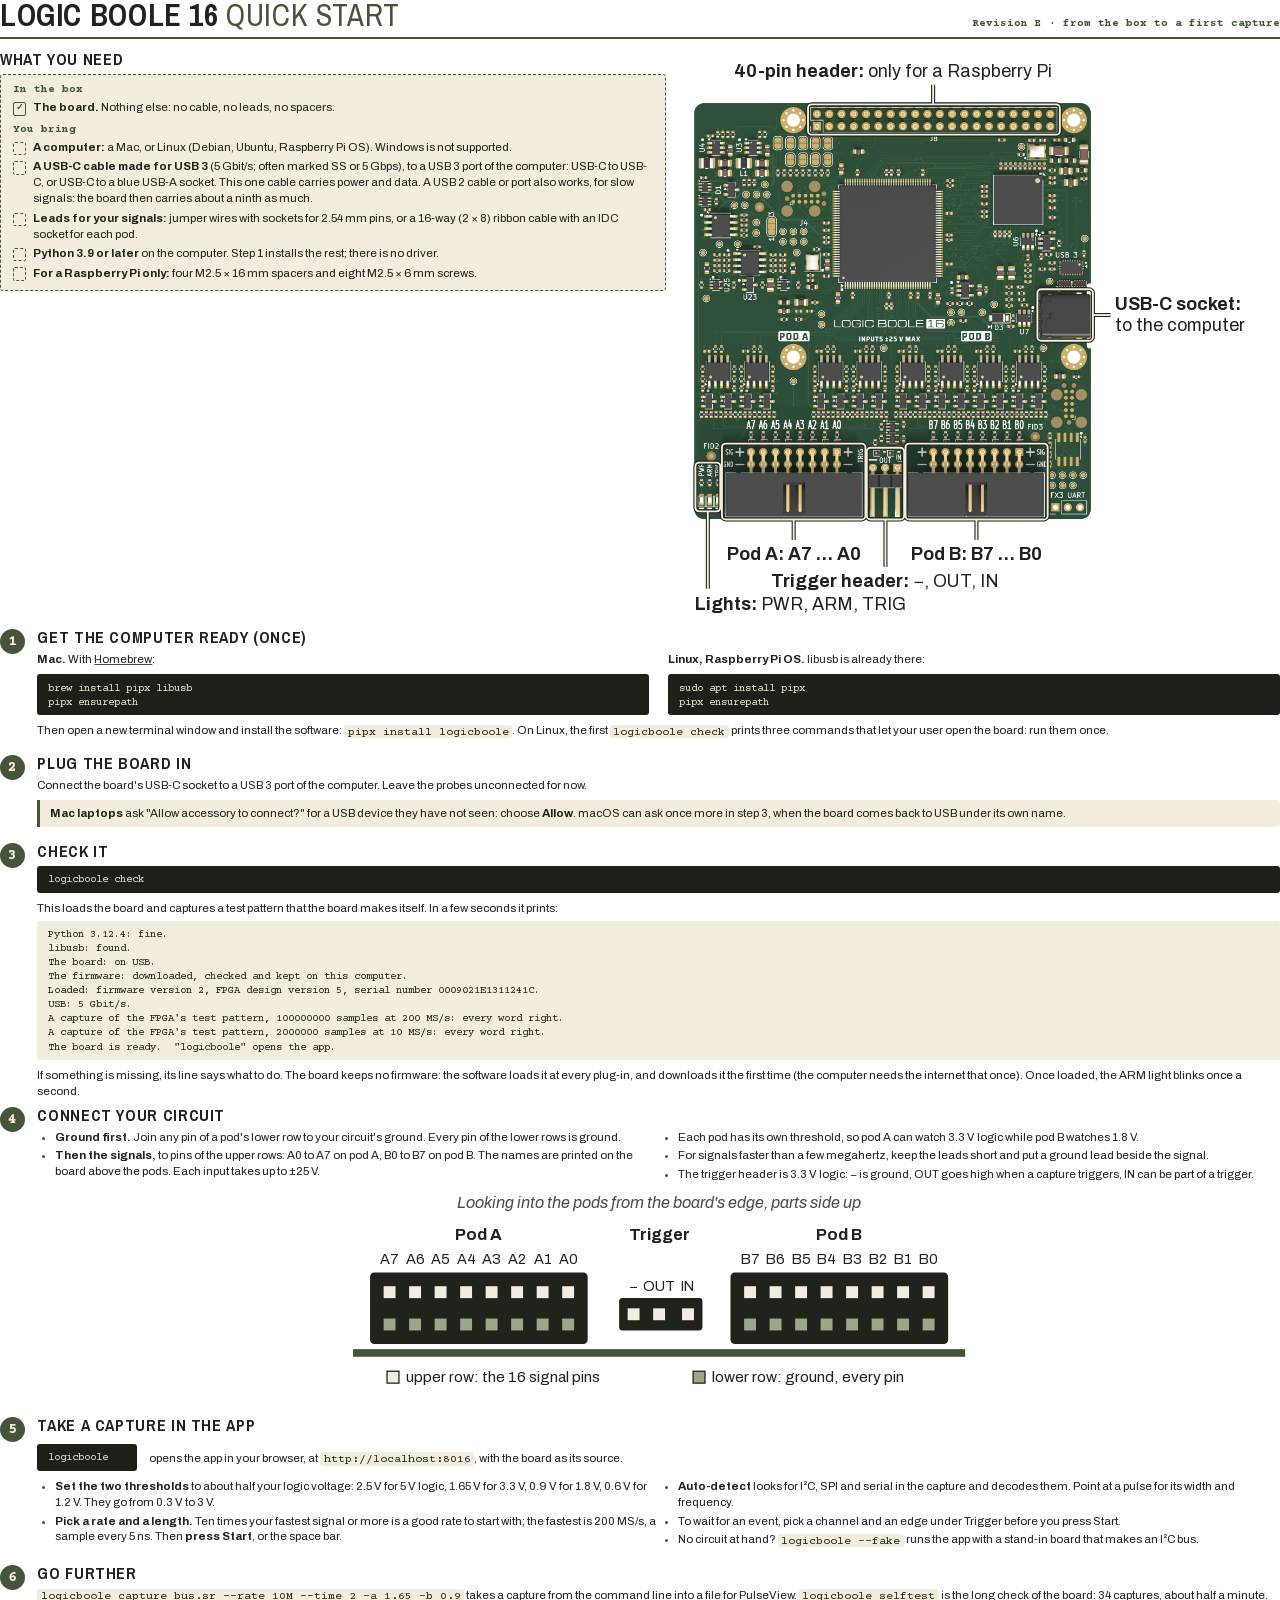
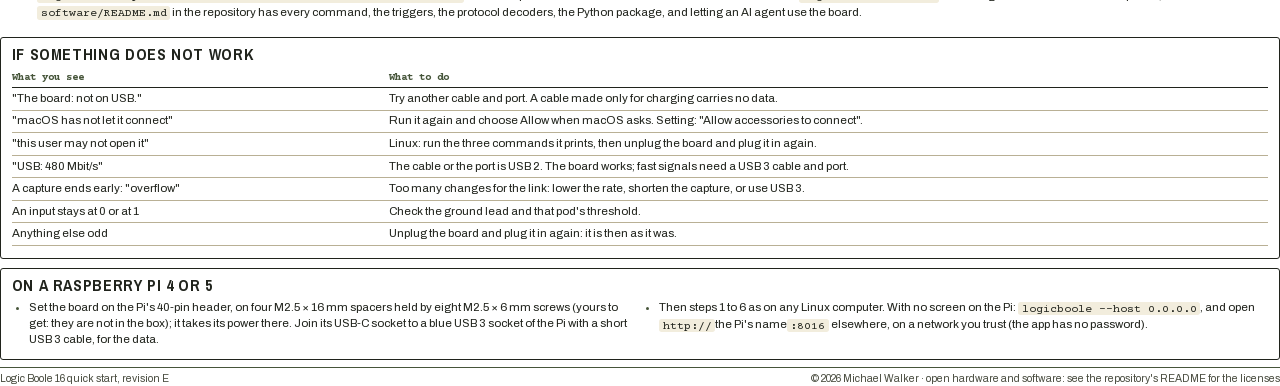
<file: docs/quick-start.html>
<!DOCTYPE html>
<!-- Copyright (C) 2026 Michael Walker -->
<!-- SPDX-License-Identifier: CERN-OHL-S-2.0 -->
<!-- The quick start guide.  quick-start.pdf is this page printed from a browser on US Letter paper, with the
     browser's own headers and footers off and background graphics on (headless Google Chrome: the options
     headless=new, no-pdf-header-footer, virtual-time-budget=10000 and print-to-pdf=quick-start.pdf).
     The fonts are in datasheet/fonts, each under the SIL Open Font License (datasheet/fonts/README.md). -->
<html lang="en">
<head>
<meta charset="utf-8">
<title>Logic Boole 16: quick start</title>
<link rel="stylesheet" href="datasheet/fonts/fonts.css">
<style>
  /* The look of the shop pages, on white paper: olive rules, ink text, canvas panels. */
  @page { size: Letter; margin: 11mm 14mm 10mm 14mm; }
  * { box-sizing: border-box; }
  html { -webkit-print-color-adjust: exact; print-color-adjust: exact; }
  body { margin: 0; font: 8.7pt/1.38 "Archivo", "Helvetica Neue", Helvetica, Arial, sans-serif; color: #20231c; }
  .page { break-after: page; }
  .page:last-child { break-after: auto; }
  header { display: flex; align-items: baseline; justify-content: space-between; border-bottom: 2.2pt solid #46553a;
           padding-bottom: 5pt; margin-bottom: 9pt; }
  header h1 { font: 700 23pt/1 "Archivo Narrow", "Arial Narrow", sans-serif; text-transform: uppercase; letter-spacing: .02em; margin: 0; }
  header h1 span { font-weight: 400; color: #46553a; }
  header p { margin: 0; color: #46553a; font: 700 8.2pt "Courier Prime", "Courier New", monospace; }
  h2 { font: 700 12pt/1.1 "Archivo Narrow", "Arial Narrow", sans-serif; text-transform: uppercase; letter-spacing: .04em; margin: 0 0 4pt; }
  p { margin: 0 0 5pt; }
  ul { margin: 0 0 5pt; padding-left: 13pt; }
  li { margin-bottom: 2.2pt; }
  li::marker { color: #46553a; }
  a { color: inherit; text-decoration-color: #46553a; }
  code, pre { font-family: "Courier Prime", "Courier New", monospace; }
  code { font-size: 8.6pt; background: #f2eddd; padding: 0.4pt 2.5pt 0; border-radius: 2pt; }
  pre { font-size: 8pt; line-height: 1.32; background: #1d2019; color: #ece6d4; padding: 5.5pt 8pt 4pt; border-radius: 3px;
        margin: 3pt 0 6pt; white-space: pre-wrap; }
  pre.out { background: #f2eddd; color: #20231c; }
  .two { display: flex; gap: 14pt; }
  .two > div { flex: 1; min-width: 0; }
  .need { flex: 0 0 52% !important; }
  /* The kit list: what is in the box is ticked, what you bring has an empty box. */
  .kitlist { border: 1.2pt dashed #46553a; border-radius: 3px; background: #f2eddd; padding: 6pt 9pt 4pt; margin-bottom: 6pt; }
  .kitlist h3 { font: 700 8.2pt "Courier Prime", "Courier New", monospace; color: #46553a; margin: 0 0 3pt; }
  .kitlist h3 + ul + h3 { margin-top: 5pt; }
  .kitlist ul { list-style: none; margin: 0; padding: 0; }
  .kitlist li { position: relative; padding-left: 15pt; margin-bottom: 2.6pt; }
  .kitlist li::before { content: "\2713"; position: absolute; left: 0; top: 1.4pt; width: 8.6pt; height: 8.6pt; border: 1pt solid #46553a;
                        border-radius: 1.5pt; color: #46553a; font: 800 7pt/7pt "Archivo", sans-serif; text-align: center; }
  .kitlist li.no::before { content: ""; border-style: dashed; }
  .step { display: flex; gap: 9pt; margin-top: 6pt; break-inside: avoid; }
  .n { flex: 0 0 19pt; height: 19pt; border-radius: 50%; background: #46553a; color: #f2eddd; font: 700 11pt/20pt "Courier Prime", "Courier New", monospace;
       text-align: center; }
  .step > div:not(.n) { flex: 1; min-width: 0; }
  .cols { columns: 2; column-gap: 16pt; }
  .cols li { break-inside: avoid; }
  .run { display: flex; align-items: center; gap: 9pt; }
  .run pre { flex: 0 0 auto; padding-right: 22pt; }
  .run p { margin: 0; }
  .note { border-left: 2.5pt solid #46553a; background: #f2eddd; border-radius: 0 3px 3px 0; padding: 4pt 7pt; margin: 4pt 0 6pt; }
  .box { border: 0.8pt solid #20231c; border-radius: 3px; padding: 6pt 8pt 3pt; margin-top: 7pt; break-inside: avoid; }
  table { border-collapse: collapse; width: 100%; margin: 2pt 0 6pt; }
  th, td { text-align: left; vertical-align: top; padding: 2.1pt 6pt 2.1pt 0; border-bottom: 0.5pt solid #b9b095; }
  th { font: 700 8pt "Courier Prime", "Courier New", monospace; color: #46553a; border-bottom: 0.8pt solid #20231c; }
  .os { font-weight: 700; }
  svg text { font-family: "Archivo", "Helvetica Neue", Helvetica, Arial, sans-serif; }
  svg text.d { font-family: "Archivo Narrow", "Arial Narrow", sans-serif; font-weight: 700; text-transform: uppercase; letter-spacing: .03em; }
  footer { margin-top: 5pt; padding-top: 3pt; border-top: 0.8pt solid #46553a; color: #4a4d40; font-size: 7.8pt;
           display: flex; justify-content: space-between; }
</style>
</head>
<body>

<div class="page">
<header>
  <h1>Logic Boole 16 <span>quick start</span></h1>
  <p>Revision E &middot; from the box to a first capture</p>
</header>

<div class="two">
  <div class="need">
    <h2>What you need</h2>
    <div class="kitlist">
      <h3>In the box</h3>
      <ul>
        <li><b>The board.</b> Nothing else: no cable, no leads, no spacers.</li>
      </ul>
      <h3>You bring</h3>
      <ul>
        <li class="no"><b>A computer:</b> a Mac, or Linux (Debian, Ubuntu, Raspberry Pi OS). Windows is not supported.</li>
        <li class="no"><b>A USB-C cable made for USB 3</b> (5 Gbit/s; often marked SS or 5 Gbps), to a USB 3 port of the
          computer: USB-C to USB-C, or USB-C to a blue USB-A socket. This one cable carries power and data. A
          USB 2 cable or port also works, for slow signals: the board then carries about a ninth as much.</li>
        <li class="no"><b>Leads for your signals:</b> jumper wires with sockets for 2.54 mm pins, or a 16-way (2 &times; 8)
          ribbon cable with an IDC socket for each pod.</li>
        <li class="no"><b>Python 3.9 or later</b> on the computer. Step 1 installs the rest; there is no driver.</li>
        <li class="no"><b>For a Raspberry Pi only:</b> four M2.5 &times; 16 mm spacers and eight M2.5 &times; 6 mm screws.</li>
      </ul>
    </div>

  </div>

  <div>
    <svg viewBox="-20 -175 2200 2085" width="100%" role="img" aria-label="The board from above, with its connectors named">
      <image href="../hardware/images/front.jpg" x="0" y="0" width="1500" height="1571"/>
      <defs><g id="marks">
        <rect x="1285" y="705" width="205" height="190" rx="14"/>
        <rect x="120" y="1275" width="530" height="280" rx="14"/>
        <rect x="798" y="1275" width="525" height="280" rx="14"/>
        <rect x="655" y="1290" width="138" height="265" rx="14"/>
        <rect x="22" y="1345" width="92" height="180" rx="14"/>
        <rect x="438" y="22" width="930" height="112" rx="14"/>
        <path d="M1490 800 H1555"/><path d="M900 22 V-50"/>
        <path d="M385 1555 V1630"/><path d="M1060 1555 V1630"/><path d="M724 1555 V1730"/><path d="M68 1525 V1810"/>
      </g></defs>
      <use href="#marks" fill="none" stroke="#20231c" stroke-width="15"/>
      <use href="#marks" fill="none" stroke="#f2eddd" stroke-width="7"/>
      <g font-size="66" fill="#20231c">
        <text x="1570" y="780" font-weight="700">USB-C socket:</text>
        <text x="1570" y="860">to the computer</text>
        <text x="750" y="-80" text-anchor="middle"><tspan font-weight="700">40-pin header:</tspan> only for a Raspberry Pi</text>
        <text x="385" y="1705" text-anchor="middle" font-weight="700">Pod A: A7 &hellip; A0</text>
        <text x="1060" y="1705" text-anchor="middle" font-weight="700">Pod B: B7 &hellip; B0</text>
        <text x="724" y="1805" text-anchor="middle"><tspan font-weight="700">Trigger header:</tspan> &minus;, OUT, IN</text>
        <text x="20" y="1890"><tspan font-weight="700">Lights:</tspan> PWR, ARM, TRIG</text>
      </g>
    </svg>
  </div>
</div>

<div class="step"><div class="n">1</div><div>
  <h2>Get the computer ready (once)</h2>
  <div class="two">
    <div>
      <p><span class="os">Mac.</span> With <a href="https://brew.sh">Homebrew</a>:</p>
      <pre>brew install pipx libusb
pipx ensurepath</pre>
    </div>
    <div>
      <p><span class="os">Linux, Raspberry Pi OS.</span> libusb is already there:</p>
      <pre>sudo apt install pipx
pipx ensurepath</pre>
    </div>
  </div>
  <p>Then open a new terminal window and install the software: <code>pipx install logicboole</code>. On Linux, the first
    <code>logicboole check</code> prints three commands that let your user open the board: run them once.</p>
</div></div>

<div class="step"><div class="n">2</div><div>
  <h2>Plug the board in</h2>
  <p>Connect the board's USB-C socket to a USB 3 port of the computer. Leave the probes unconnected for now.</p>
  <div class="note"><b>Mac laptops</b> ask "Allow accessory to connect?" for a USB device they have not seen: choose
    <b>Allow</b>. macOS can ask once more in step 3, when the board comes back to USB under its own name.</div>
</div></div>

<div class="step"><div class="n">3</div><div>
  <h2>Check it</h2>
  <pre>logicboole check</pre>
  <p style="margin-bottom:2pt">This loads the board and captures a test pattern that the board makes itself. In a few seconds it prints:</p>
  <pre class="out">Python 3.12.4: fine.
libusb: found.
The board: on USB.
The firmware: downloaded, checked and kept on this computer.
Loaded: firmware version 2, FPGA design version 5, serial number 0009021E1311241C.
USB: 5 Gbit/s.
A capture of the FPGA's test pattern, 100000000 samples at 200 MS/s: every word right.
A capture of the FPGA's test pattern, 2000000 samples at 10 MS/s: every word right.
The board is ready.  "logicboole" opens the app.</pre>
  <p>If something is missing, its line says what to do. The board keeps no firmware: the software loads it at
    every plug-in, and downloads it the first time (the computer needs the internet that once). Once loaded, the
    ARM light blinks once a second.</p>
</div></div>


</div>

<div class="page">

<div class="step" style="margin-top:0"><div class="n">4</div><div>
  <h2>Connect your circuit</h2>
  <ul class="cols">
        <li><b>Ground first.</b> Join any pin of a pod's lower row to your circuit's ground. Every pin of the
          lower rows is ground.</li>
        <li><b>Then the signals,</b> to pins of the upper rows: A0 to A7 on pod A, B0 to B7 on pod B. The names
          are printed on the board above the pods. Each input takes up to &plusmn;25 V.</li>
        <li>Each pod has its own threshold, so pod A can watch 3.3 V logic while pod B watches 1.8 V.</li>
        <li>For signals faster than a few megahertz, keep the leads short and put a ground lead beside the
          signal.</li>
        <li>The trigger header is 3.3 V logic: &minus; is ground, OUT goes high when a capture triggers, IN can
          be part of a trigger.</li>
  </ul>
  <div style="text-align:center">
      <svg viewBox="0 0 760 250" width="52%" role="img" aria-label="The pods seen from the front">
        <text x="380" y="20" text-anchor="middle" font-size="19" fill="#4a4d40" font-style="italic">Looking into the pods from the board's edge, parts side up</text>
        <g font-size="19" fill="#20231c" text-anchor="middle">
          <text x="168" y="58" font-weight="700">Pod A</text><text x="592" y="58" font-weight="700">Pod B</text>
          <text x="380" y="58" font-weight="700">Trigger</text>
          <g font-size="17">
            <text x="63" y="86">A7</text><text x="93" y="86">A6</text><text x="123" y="86">A5</text><text x="153" y="86">A4</text>
            <text x="183" y="86">A3</text><text x="213" y="86">A2</text><text x="243" y="86">A1</text><text x="273" y="86">A0</text>
            <text x="487" y="86">B7</text><text x="517" y="86">B6</text><text x="547" y="86">B5</text><text x="577" y="86">B4</text>
            <text x="607" y="86">B3</text><text x="637" y="86">B2</text><text x="667" y="86">B1</text><text x="697" y="86">B0</text>
            <text x="350" y="118">&minus;</text><text x="380" y="118">OUT</text><text x="414" y="118">IN</text>
          </g>
        </g>
        <g fill="#20231c">
          <rect x="40" y="96" width="256" height="84" rx="5"/><rect x="464" y="96" width="256" height="84" rx="5"/>
          <rect x="333" y="126" width="98" height="38" rx="4"/>
        </g>
        <g fill="#f2eddd">
          <g id="row"><rect x="56" y="112" width="14" height="14"/><rect x="86" y="112" width="14" height="14"/>
            <rect x="116" y="112" width="14" height="14"/><rect x="146" y="112" width="14" height="14"/>
            <rect x="176" y="112" width="14" height="14"/><rect x="206" y="112" width="14" height="14"/>
            <rect x="236" y="112" width="14" height="14"/><rect x="266" y="112" width="14" height="14"/></g>
          <use href="#row" x="424"/>
          <rect x="343" y="138" width="14" height="14"/><rect x="373" y="138" width="14" height="14"/><rect x="407" y="138" width="14" height="14"/>
        </g>
        <g fill="#9aa888"><use href="#row" y="38"/><use href="#row" x="424" y="38"/></g>
        <rect x="20" y="186" width="720" height="9" fill="#46553a"/>
        <g font-size="18" fill="#20231c">
          <rect x="60" y="212" width="14" height="14" fill="#f2eddd" stroke="#20231c" stroke-width="1.5"/><text x="82" y="225">upper row: the 16 signal pins</text>
          <rect x="420" y="212" width="14" height="14" fill="#9aa888" stroke="#20231c" stroke-width="1.5"/><text x="442" y="225">lower row: ground, every pin</text>
        </g>
      </svg>
  </div>
</div></div>

<div class="step"><div class="n">5</div><div>
  <h2>Take a capture in the app</h2>
  <div class="run"><pre>logicboole</pre><p>opens the app in your browser, at <code>http://localhost:8016</code>, with the board as its source.</p></div>
  <ul class="cols">
        <li><b>Set the two thresholds</b> to about half your logic voltage: 2.5 V for 5 V logic, 1.65 V for
          3.3 V, 0.9 V for 1.8 V, 0.6 V for 1.2 V. They go from 0.3 V to 3 V.</li>
        <li><b>Pick a rate and a length.</b> Ten times your fastest signal or more is a good rate to start
          with; the fastest is 200 MS/s, a sample every 5 ns. Then <b>press Start</b>, or the space bar.</li>
        <li><b>Auto-detect</b> looks for I&sup2;C, SPI and serial in the capture and decodes them. Point at a
          pulse for its width and frequency.</li>
        <li>To wait for an event, pick a channel and an edge under Trigger before you press Start.</li>
        <li>No circuit at hand? <code>logicboole --fake</code> runs the app with a stand-in board that makes
          an I&sup2;C bus.</li>
  </ul>
</div></div>

<div class="step"><div class="n">6</div><div>
  <h2>Go further</h2>
  <p><code>logicboole capture bus.sr --rate 10M --time 2 -a 1.65 -b 0.9</code> takes a capture from the command
    line into a file for PulseView. <code>logicboole selftest</code> is the long check of the board: 34 captures,
    about half a minute. <code>software/README.md</code> in the repository has every command, the triggers, the
    protocol decoders, the Python package, and letting an AI agent use the board.</p>
</div></div>

<div class="box">
  <h2>If something does not work</h2>
  <table>
    <tr><th style="width:30%">What you see</th><th>What to do</th></tr>
    <tr><td>"The board: not on USB."</td><td>Try another cable and port. A cable made only for charging carries no data.</td></tr>
    <tr><td>"macOS has not let it connect"</td><td>Run it again and choose Allow when macOS asks. Setting: "Allow accessories to connect".</td></tr>
    <tr><td>"this user may not open it"</td><td>Linux: run the three commands it prints, then unplug the board and plug it in again.</td></tr>
    <tr><td>"USB: 480 Mbit/s"</td><td>The cable or the port is USB 2. The board works; fast signals need a USB 3 cable and port.</td></tr>
    <tr><td>A capture ends early: "overflow"</td><td>Too many changes for the link: lower the rate, shorten the capture, or use USB 3.</td></tr>
    <tr><td>An input stays at 0 or at 1</td><td>Check the ground lead and that pod's threshold.</td></tr>
    <tr><td>Anything else odd</td><td>Unplug the board and plug it in again: it is then as it was.</td></tr>
  </table>
</div>
<div class="box">
  <h2>On a Raspberry Pi 4 or 5</h2>
  <ul class="cols">
    <li>Set the board on the Pi's 40-pin header, on four M2.5 &times; 16 mm spacers held by eight M2.5 &times; 6 mm
      screws (yours to get: they are not in the box); it takes its power there. Join its USB-C socket to a blue
      USB 3 socket of the Pi with a short USB 3 cable, for the data.</li>
    <li>Then steps 1 to 6 as on any Linux computer. With no screen on the Pi: <code>logicboole --host
      0.0.0.0</code>, and open <code>http://</code>the Pi's name<code>:8016</code> elsewhere, on a network you
      trust (the app has no password).</li>
  </ul>
</div>

<footer><span>Logic Boole 16 quick start, revision E</span><span>&copy; 2026 Michael Walker &middot; open hardware and software: see the repository's README for the licenses</span></footer>
</div>

</body>
</html>
</file>
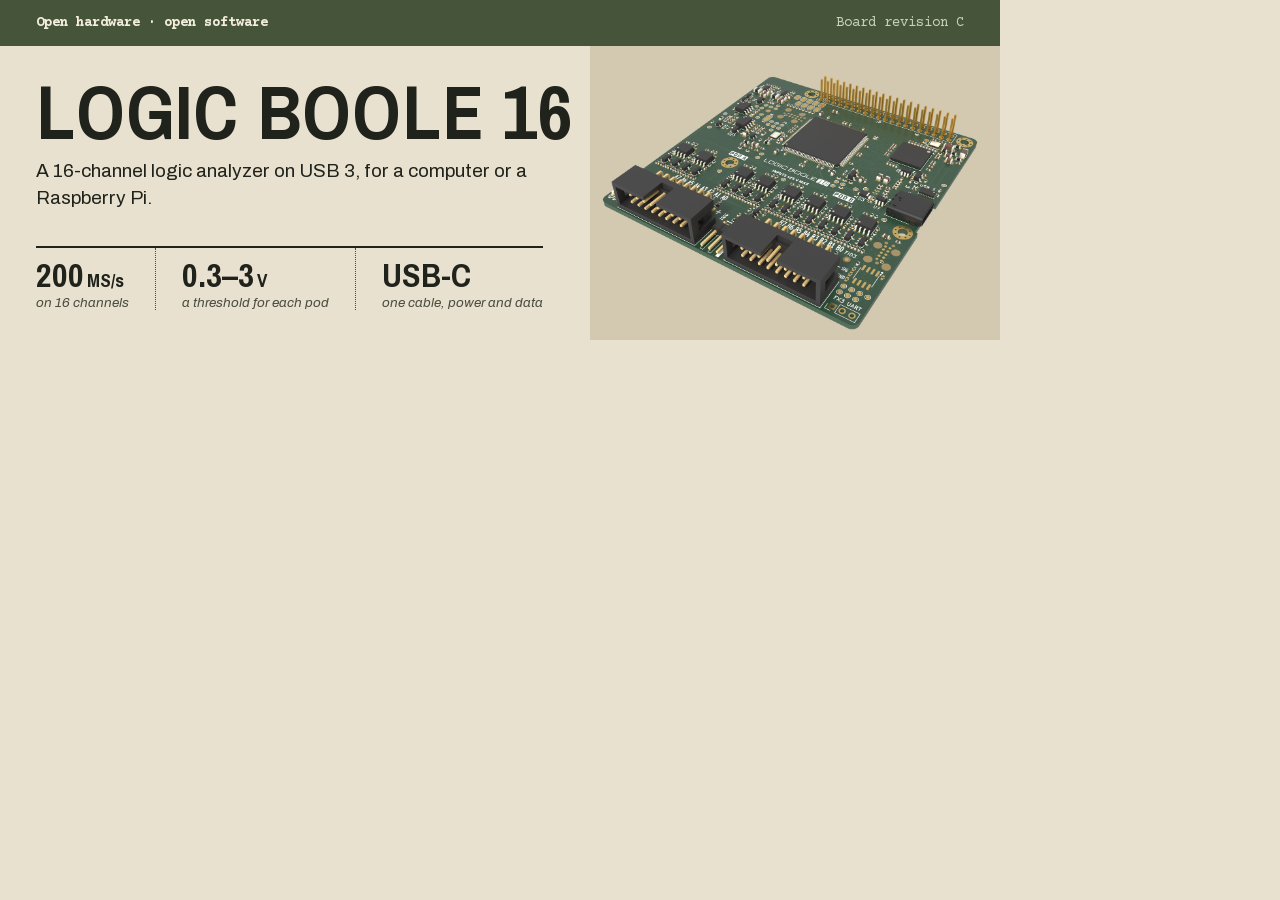
<file: docs/images/banner.html>
<!DOCTYPE html>
<!-- Copyright (C) 2026 Michael Walker -->
<!-- SPDX-License-Identifier: CERN-OHL-S-2.0 -->
<!-- The banner at the top of the repository's README.  banner.png is this page as a picture: headless Google
     Chrome from this folder, with the options headless=new, hide-scrollbars, window-size=1000,340,
     force-device-scale-factor=2, virtual-time-budget=5000 and screenshot=banner.png. -->
<html lang="en">
<head>
<meta charset="utf-8">
<title>Logic Boole 16: banner</title>
<link rel="stylesheet" href="../../boards/v1.0.0/docs/datasheet/fonts/fonts.css">
<style>
  * { box-sizing: border-box; }
  html, body { margin: 0; }
  body { width: 1000px; height: 340px; overflow: hidden; background: #e8e1cf; color: #20231c; position: relative;
         font-family: "Archivo", "Helvetica Neue", Arial, sans-serif; }
  .band { height: 46px; background: #46553a; color: #f2eddd; display: flex; align-items: center; justify-content: space-between;
          padding: 0 36px; font: 700 14px "Courier Prime", "Courier New", monospace; }
  .band span:last-child { font-weight: 400; color: #c9d2ba; }
  .name { position: absolute; left: 36px; top: 76px; font: 700 76px/0.95 "Archivo Narrow", "Arial Narrow", sans-serif;
          text-transform: uppercase; letter-spacing: .01em; }
  .line { position: absolute; left: 36px; top: 158px; width: 500px; font-size: 19px; line-height: 1.4; }
  .figs { position: absolute; left: 36px; bottom: 30px; display: flex; gap: 0; border-top: 2px solid #20231c; }
  .fig { padding: 10px 26px 0 0; margin-right: 26px; border-right: 1px dotted #4a4d40; }
  .fig:last-child { border-right: 0; margin-right: 0; padding-right: 0; }
  .fig b { display: block; font: 700 34px/1 "Archivo Narrow", "Arial Narrow", sans-serif; text-transform: uppercase; }
  .fig b small { font-size: 19px; margin-left: 3px; text-transform: none; }
  .fig i { display: block; font-size: 13.5px; color: #4a4d40; margin-top: 3px; }
  .well { position: absolute; right: 0; top: 46px; bottom: 0; width: 410px; background: #d2c9b0; }
  .board { position: absolute; right: 14px; top: 58px; width: 392px; }
</style>
</head>
<body>
<div class="band"><span>Open hardware &middot; open software</span><span>Board revision C</span></div>
<div class="well"></div>
<div class="name">Logic Boole 16</div>
<div class="line">A 16-channel logic analyzer on USB 3, for a computer or a Raspberry Pi.</div>
<div class="figs">
  <div class="fig"><b>200<small>MS/s</small></b><i>on 16 channels</i></div>
  <div class="fig"><b>0.3&ndash;3<small>V</small></b><i>a threshold for each pod</i></div>
  <div class="fig"><b>USB-C</b><i>one cable, power and data</i></div>
</div>
<img class="board" src="board.png" alt="">
</body>
</html>
</file>
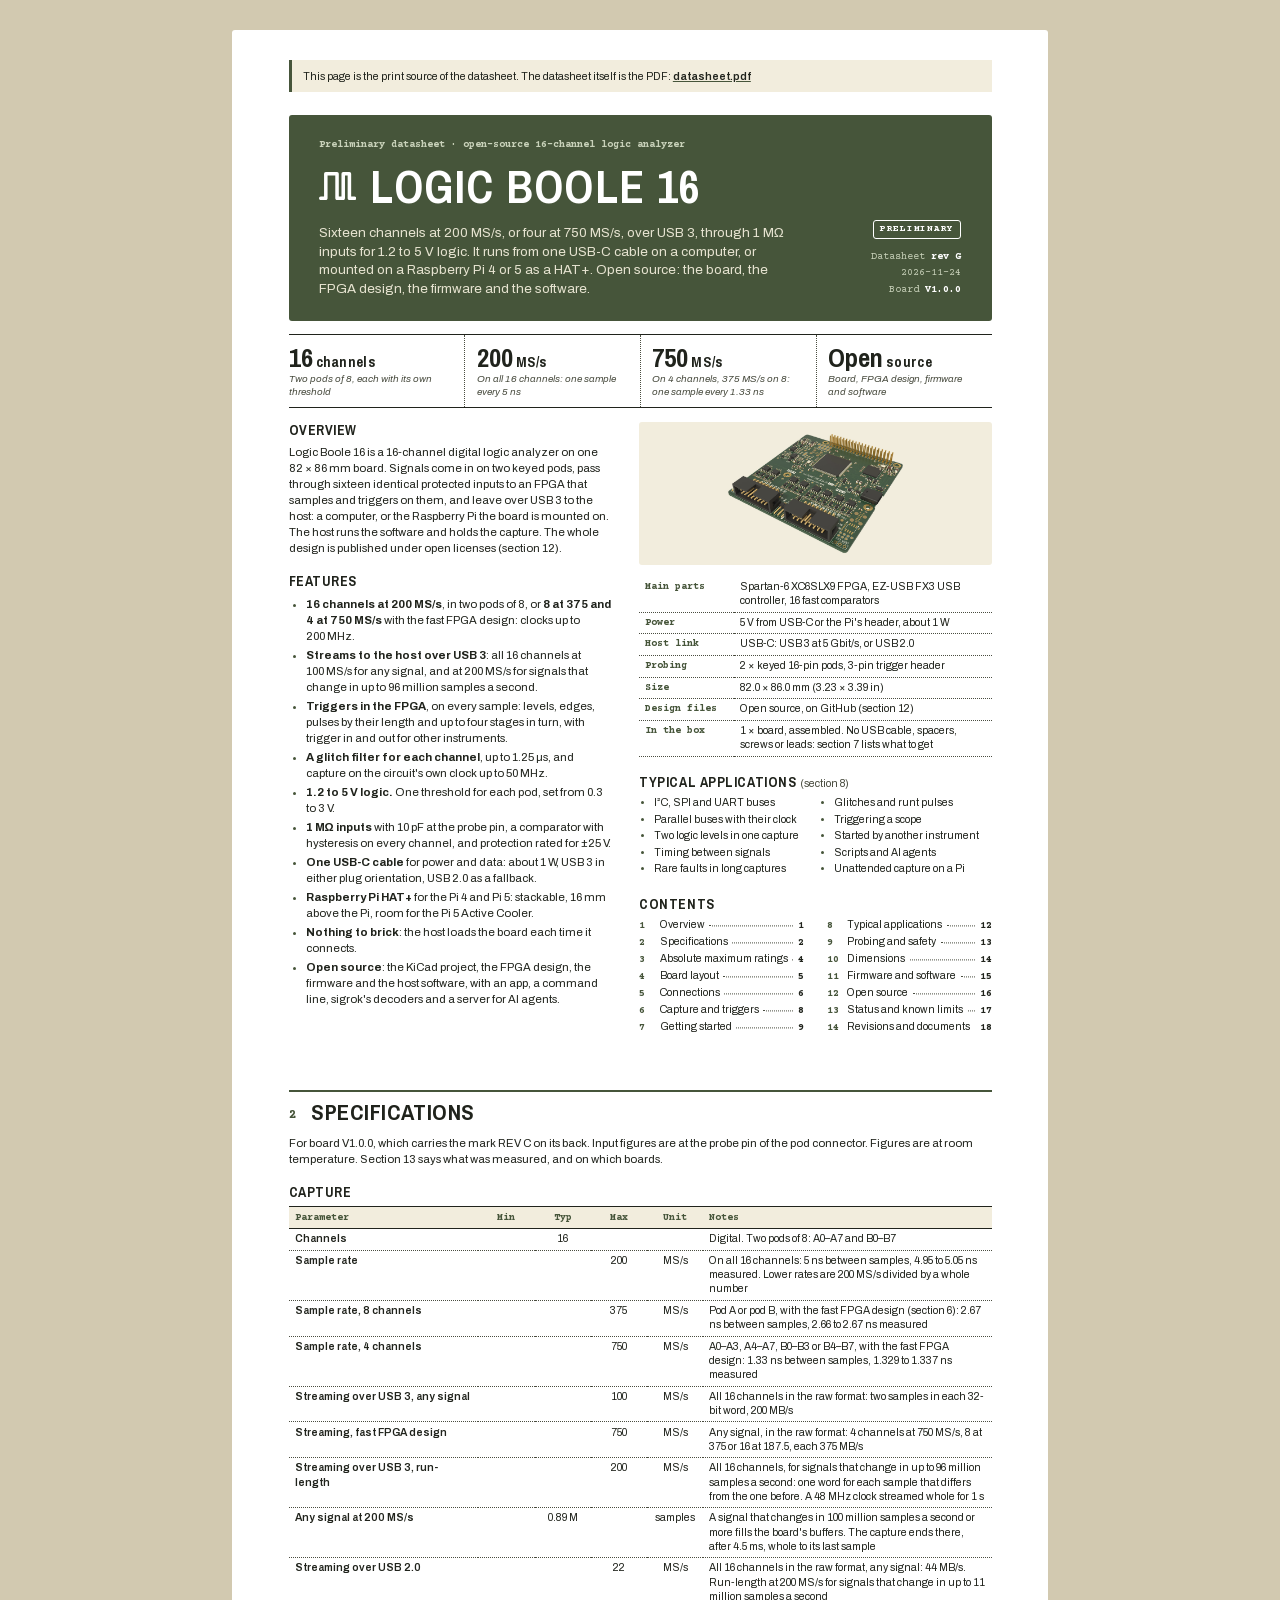
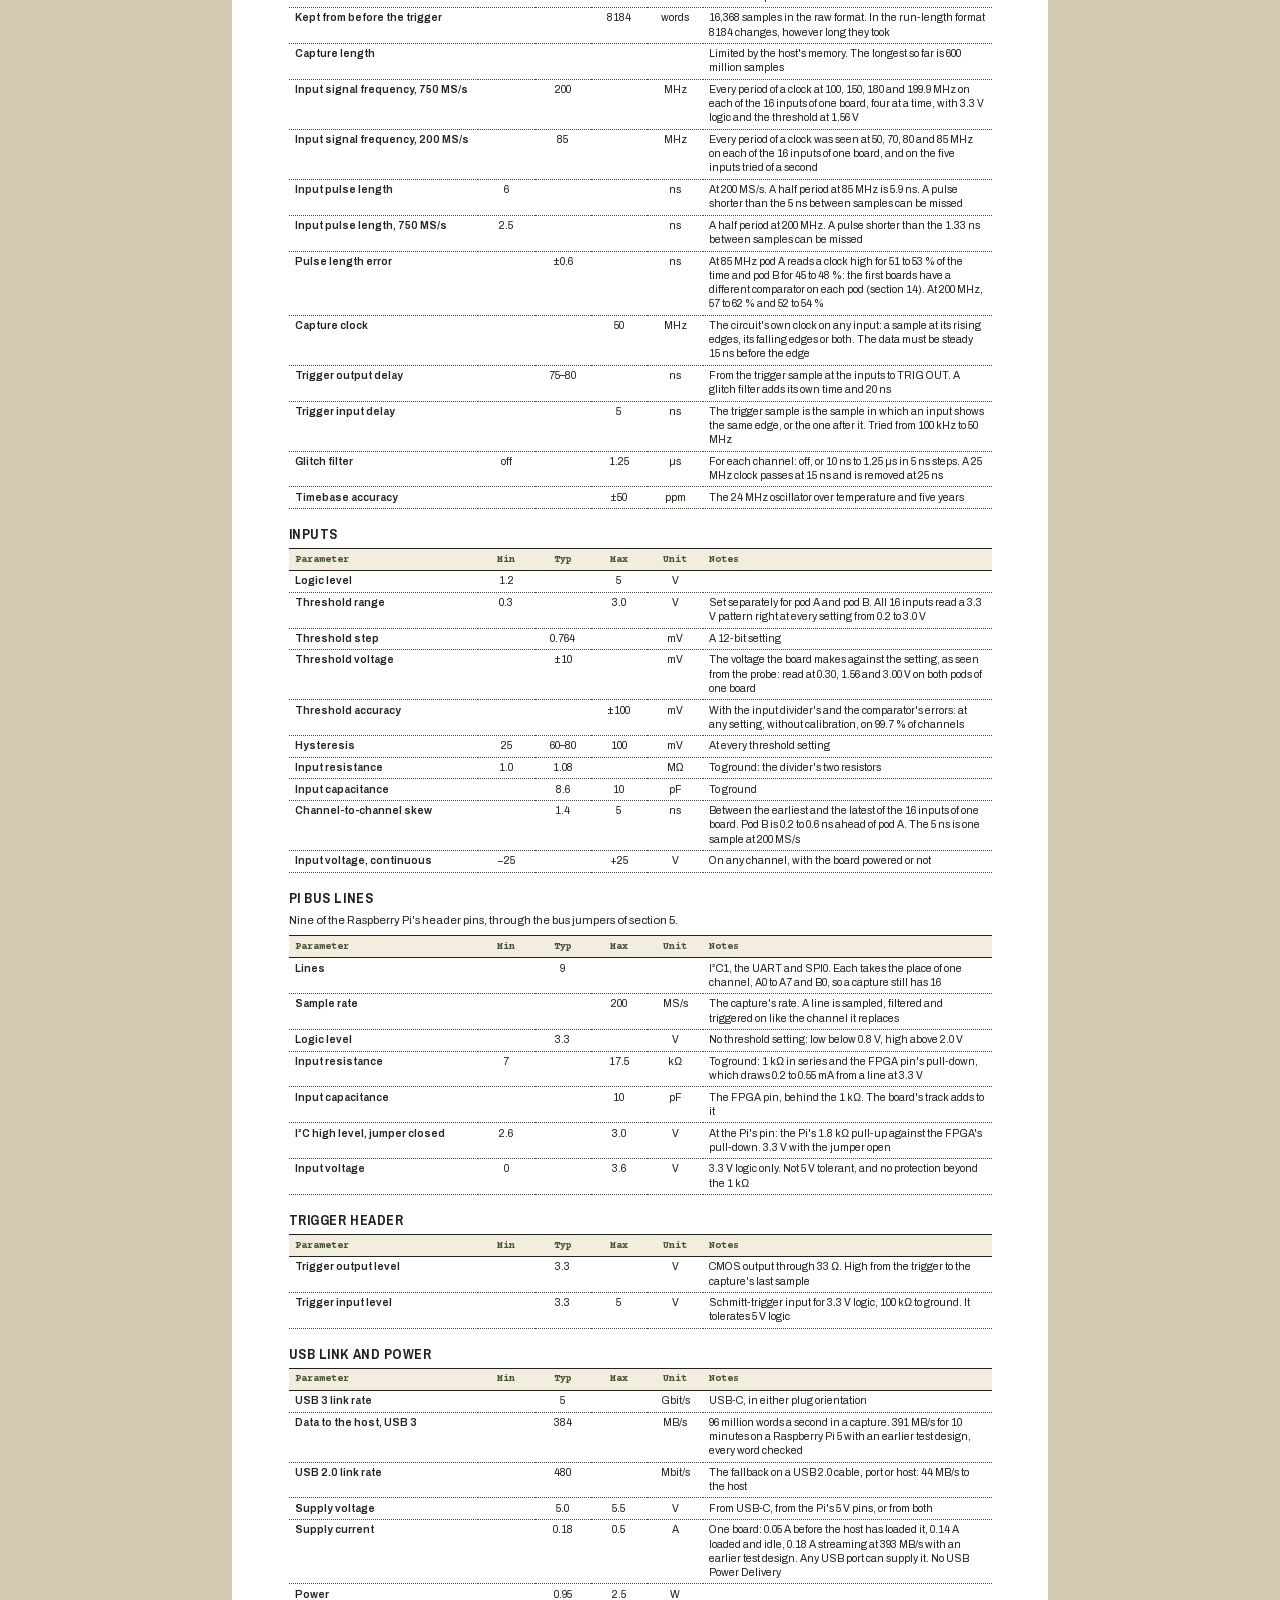
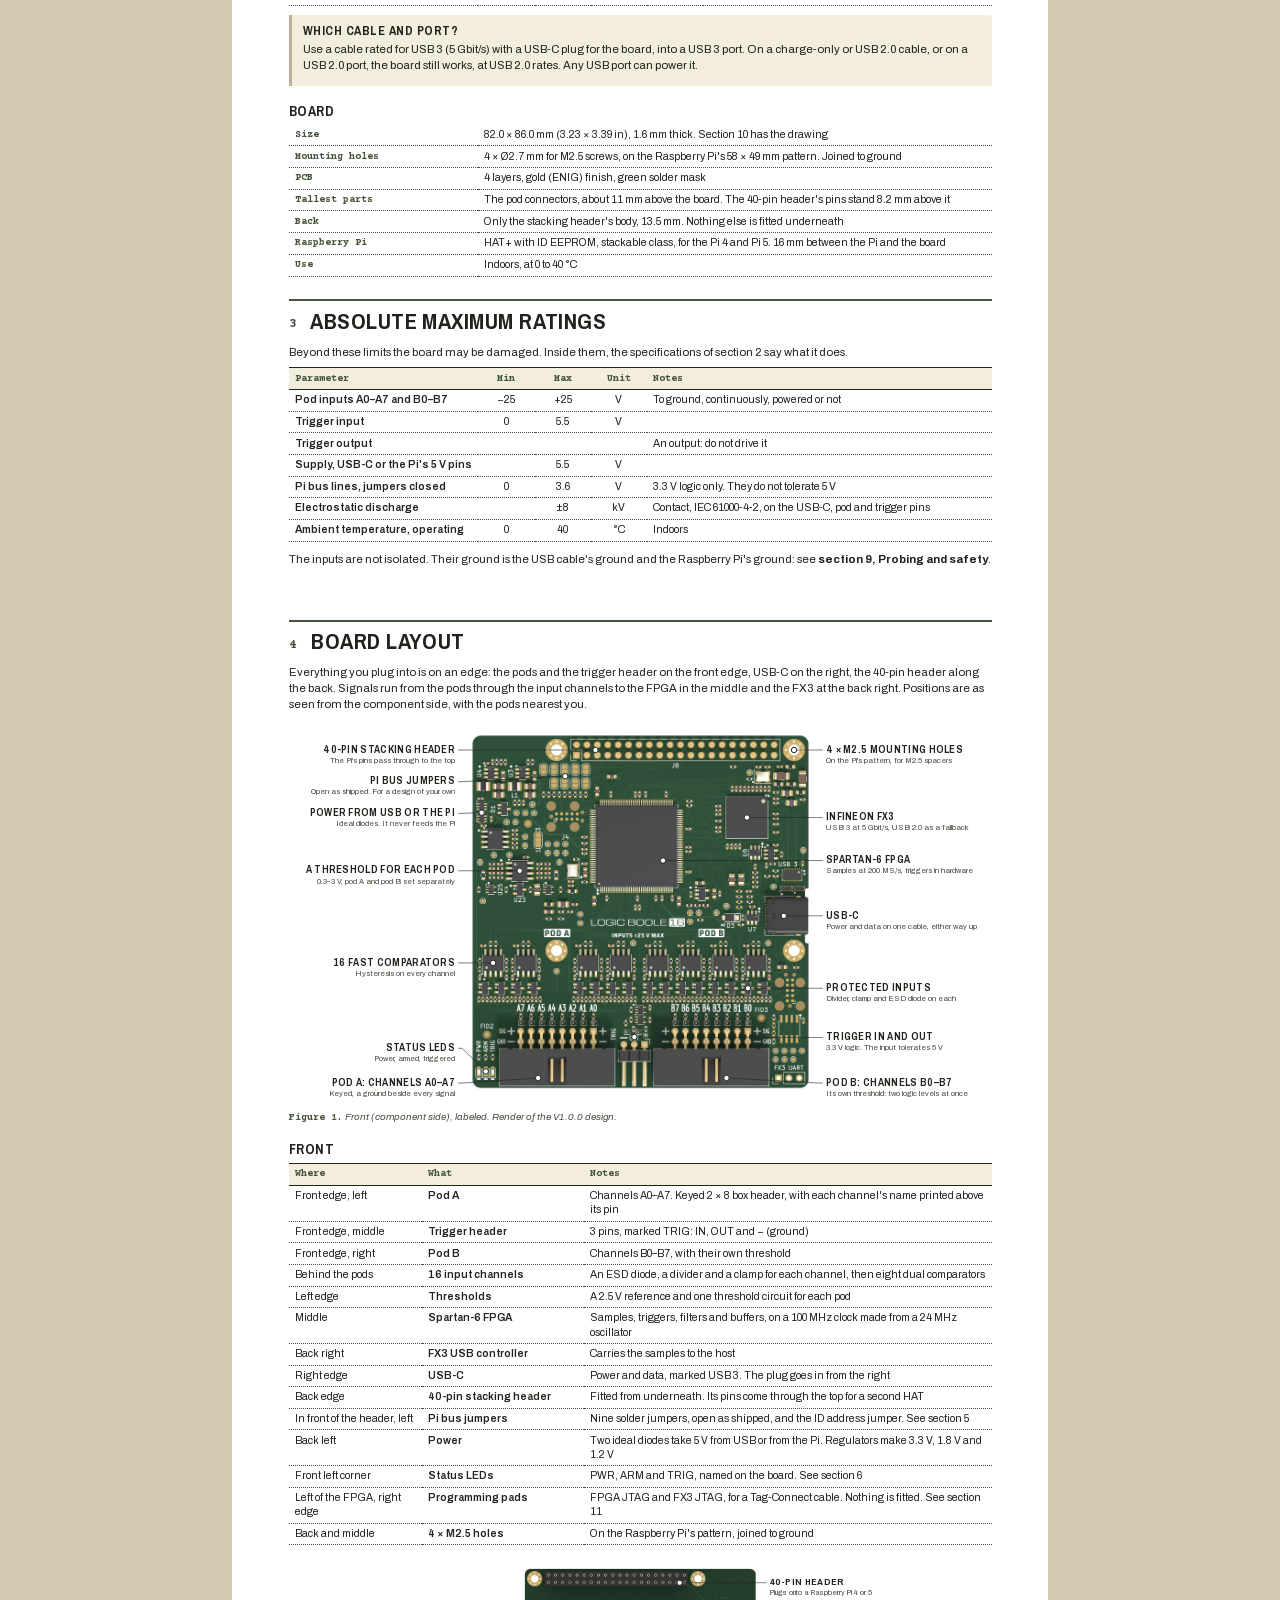
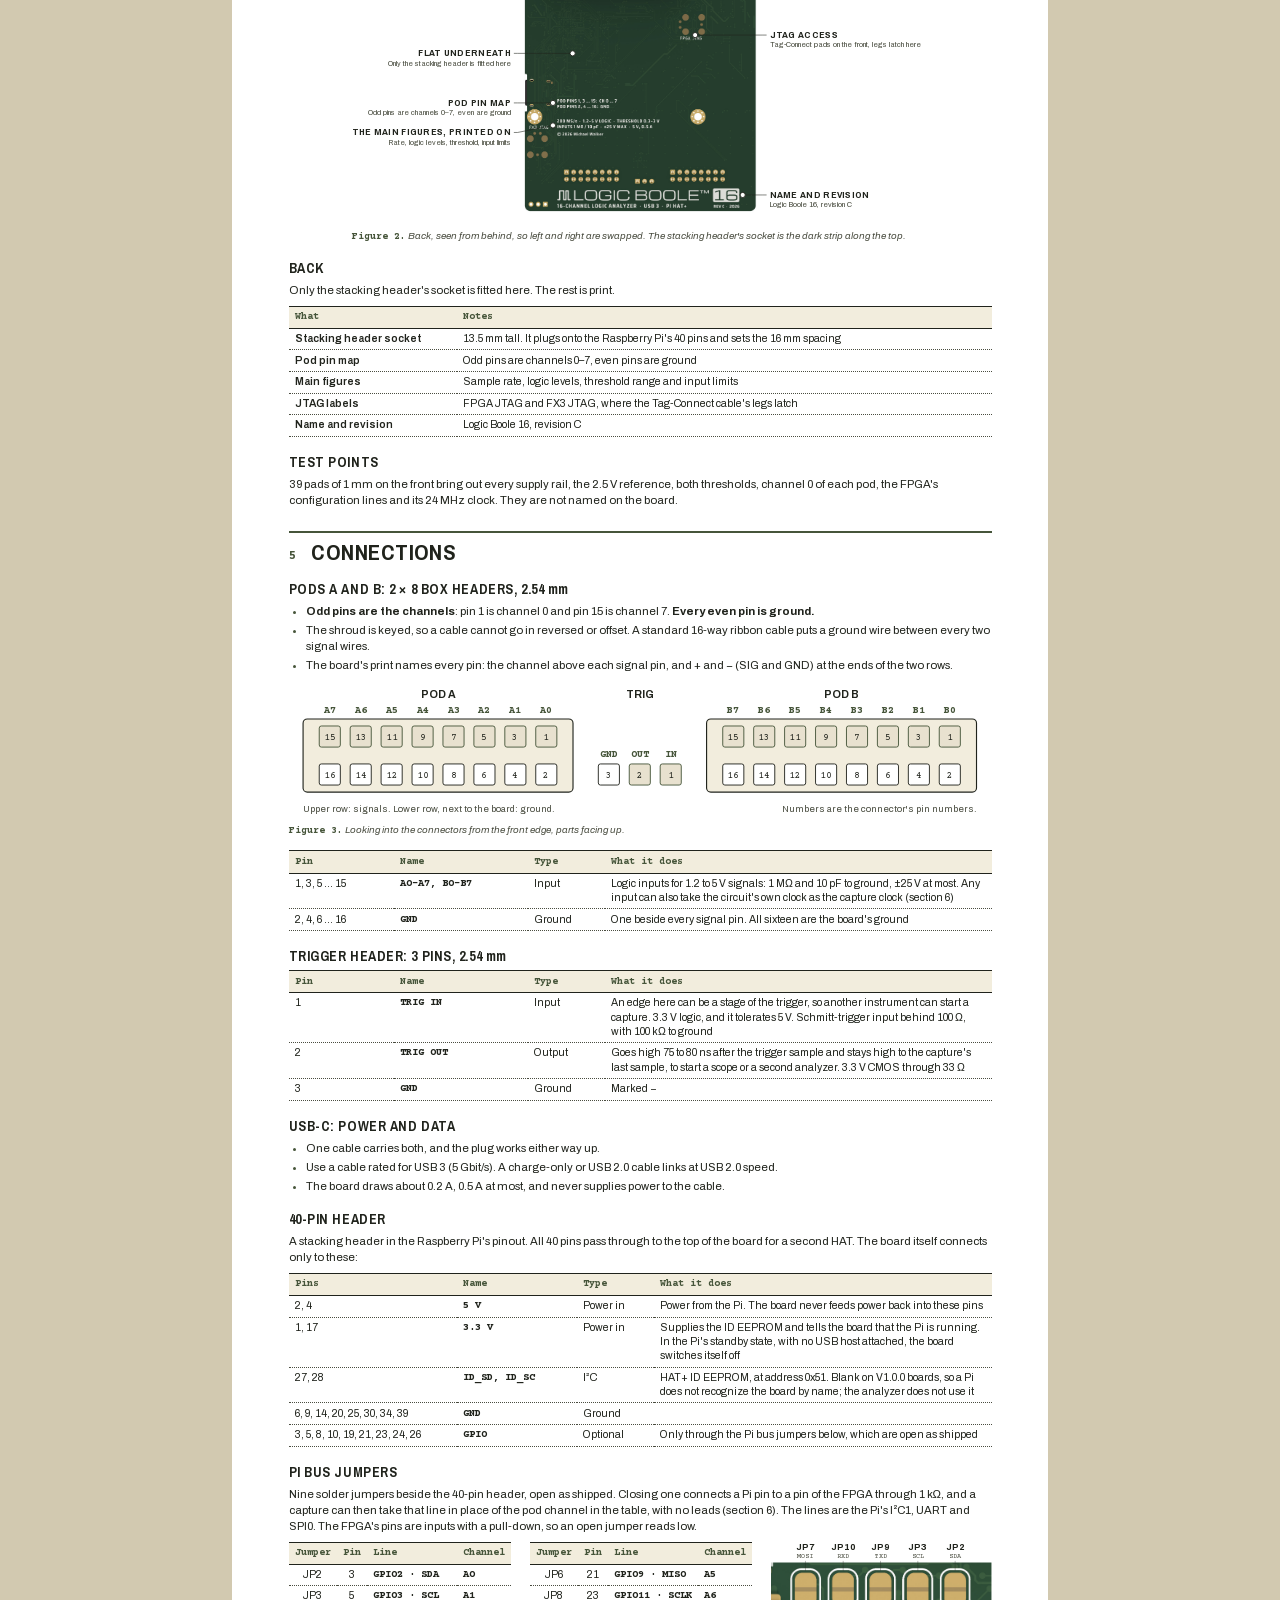
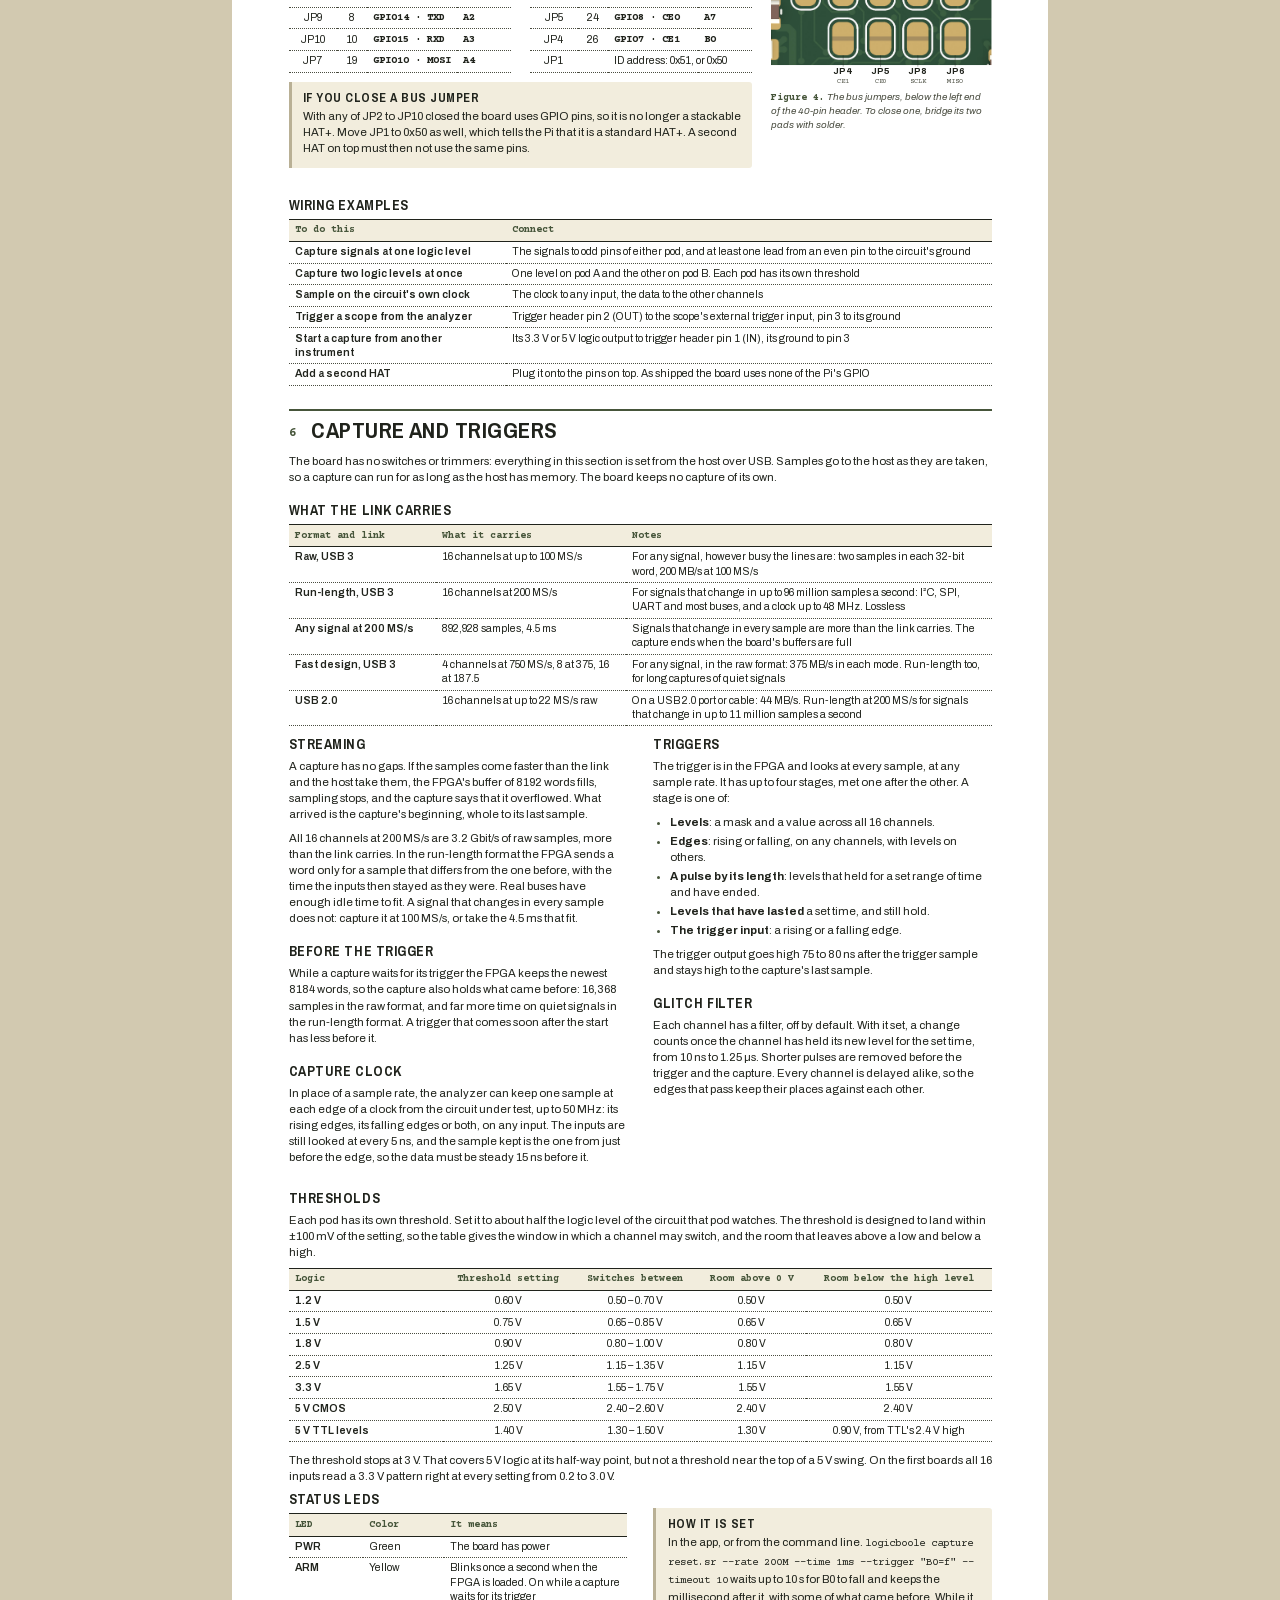
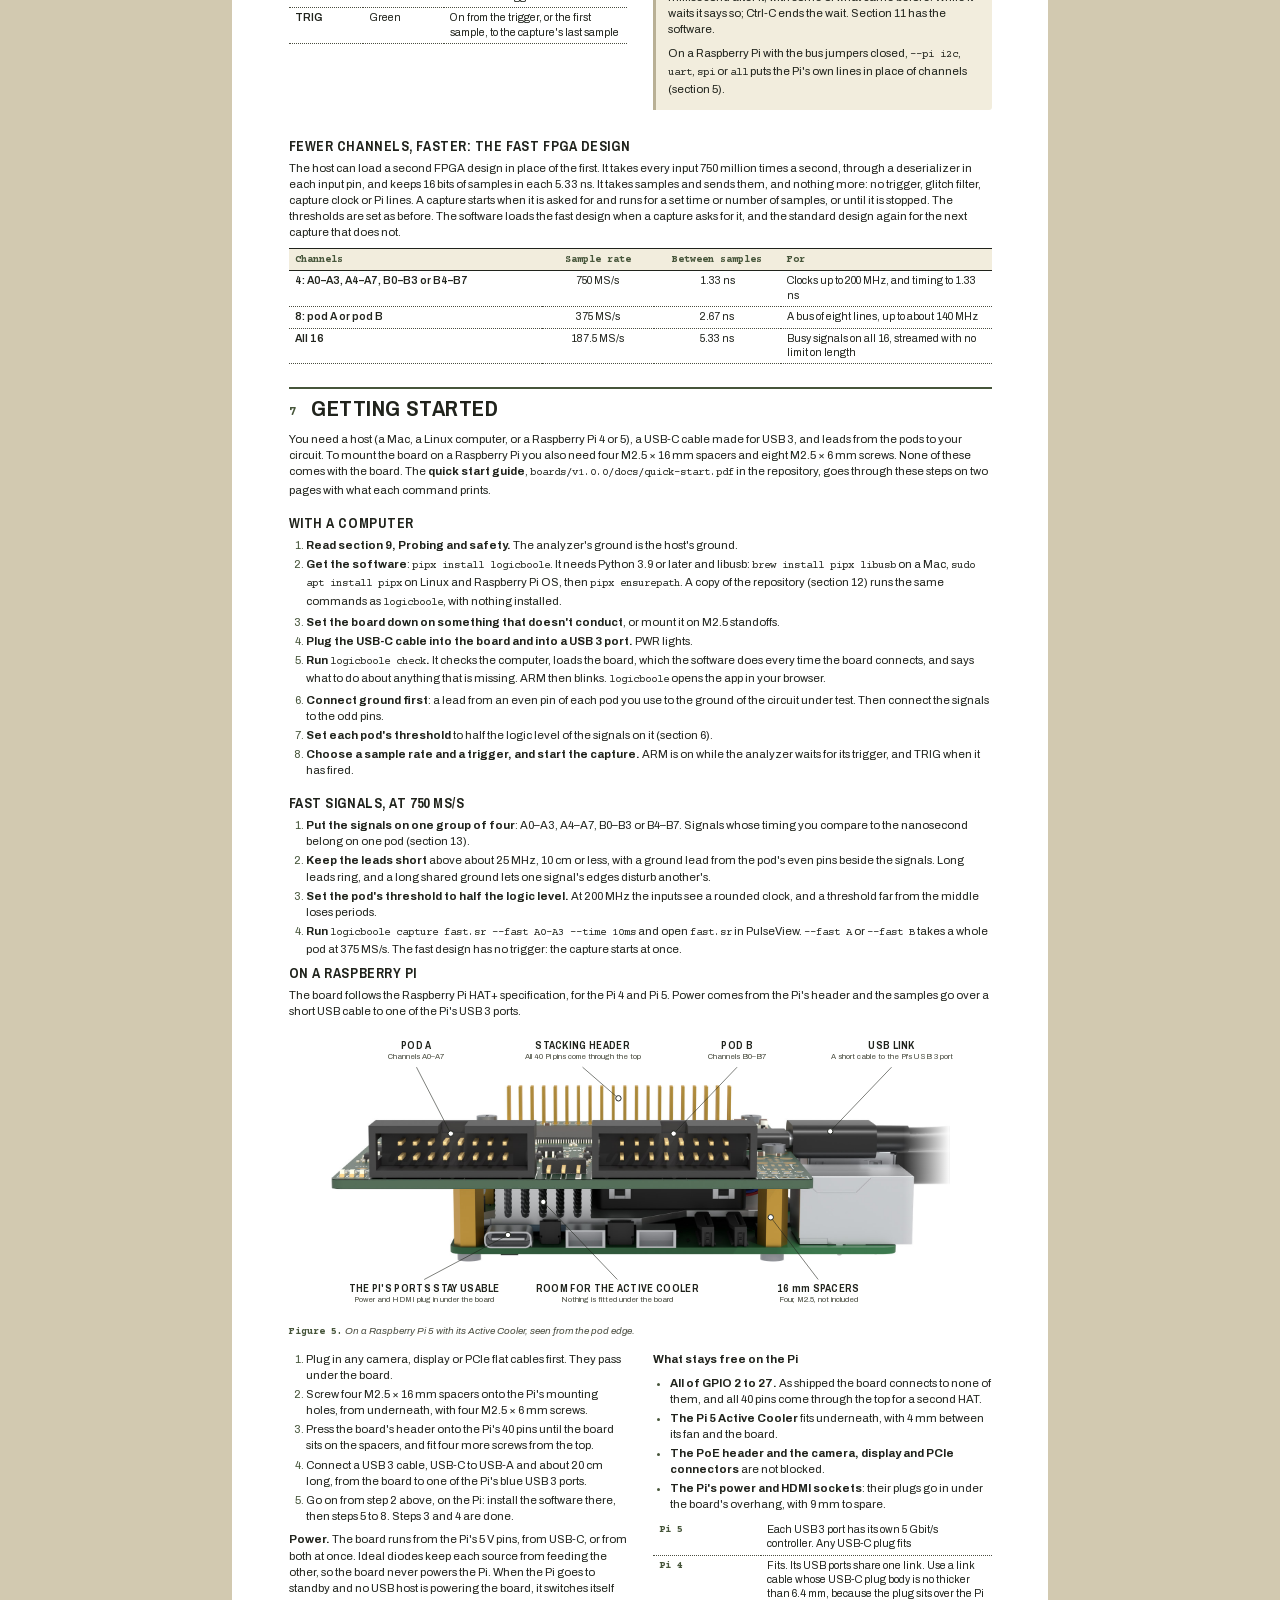
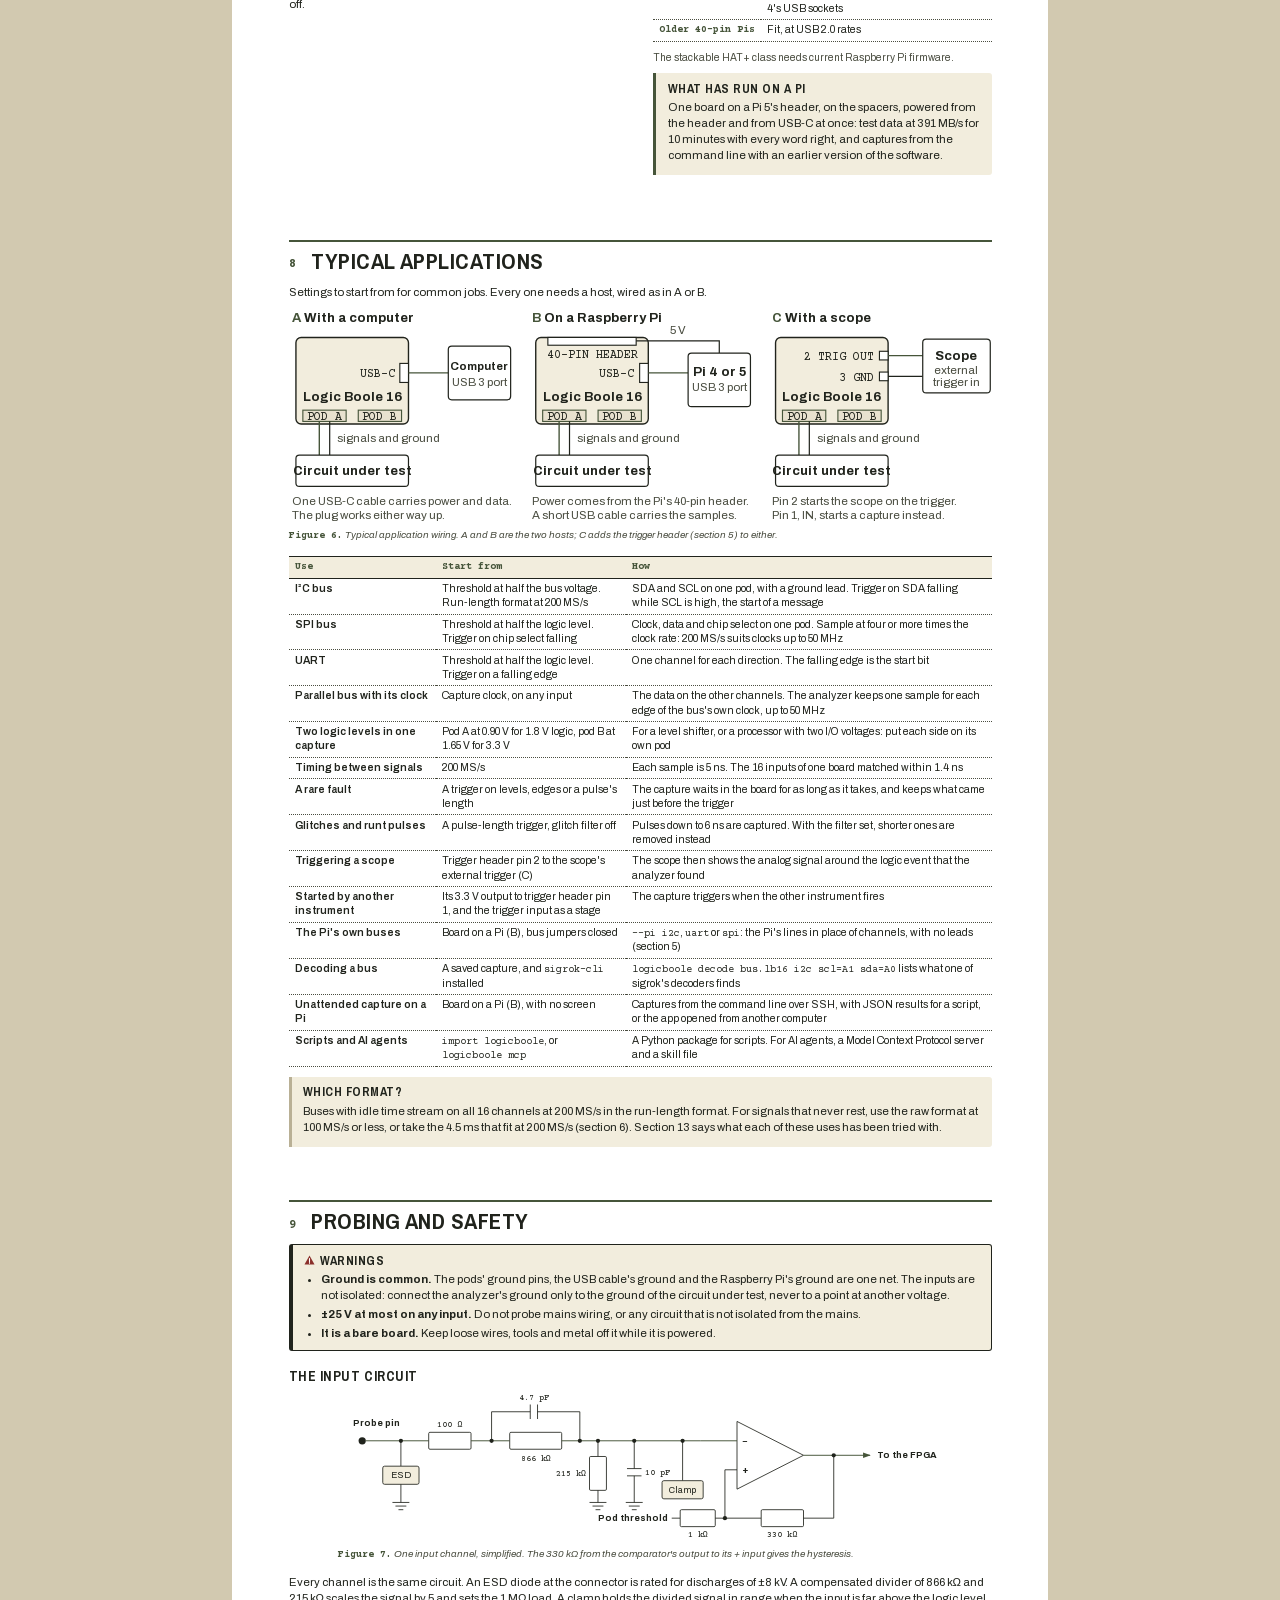
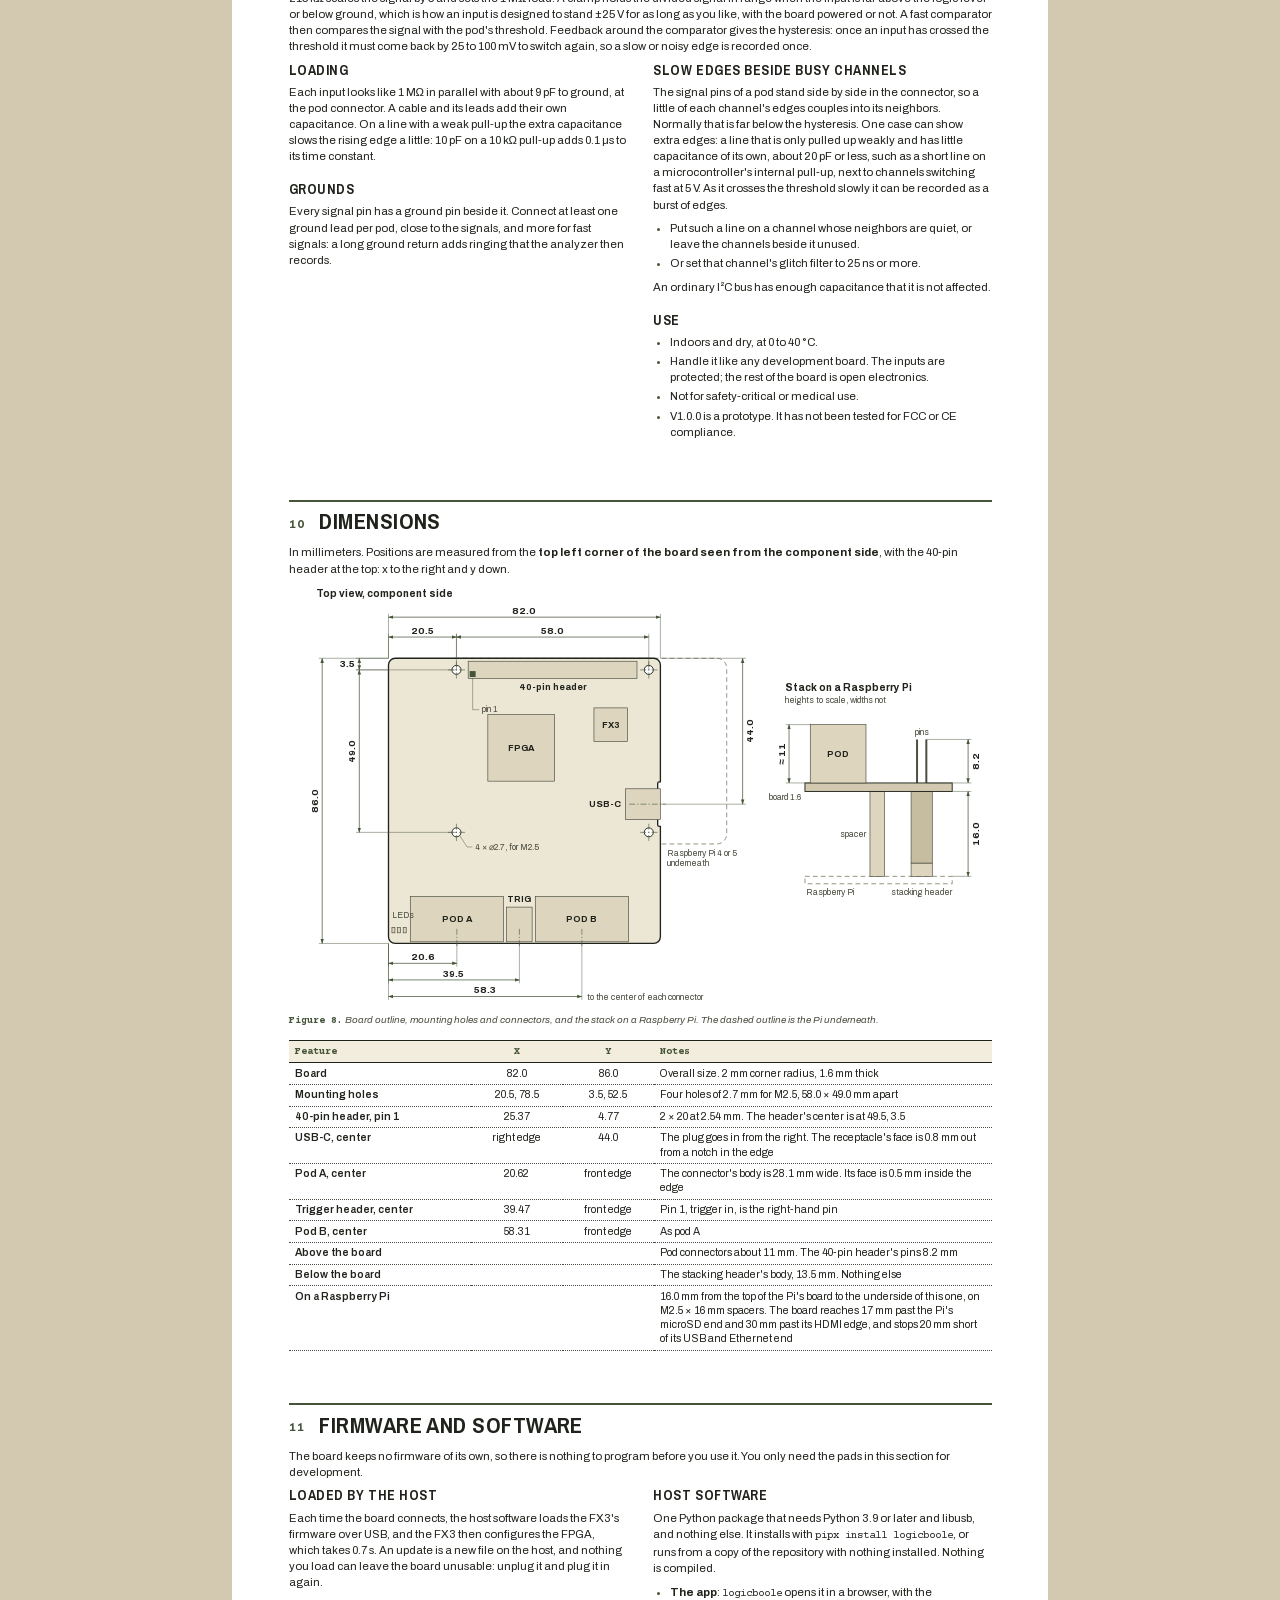
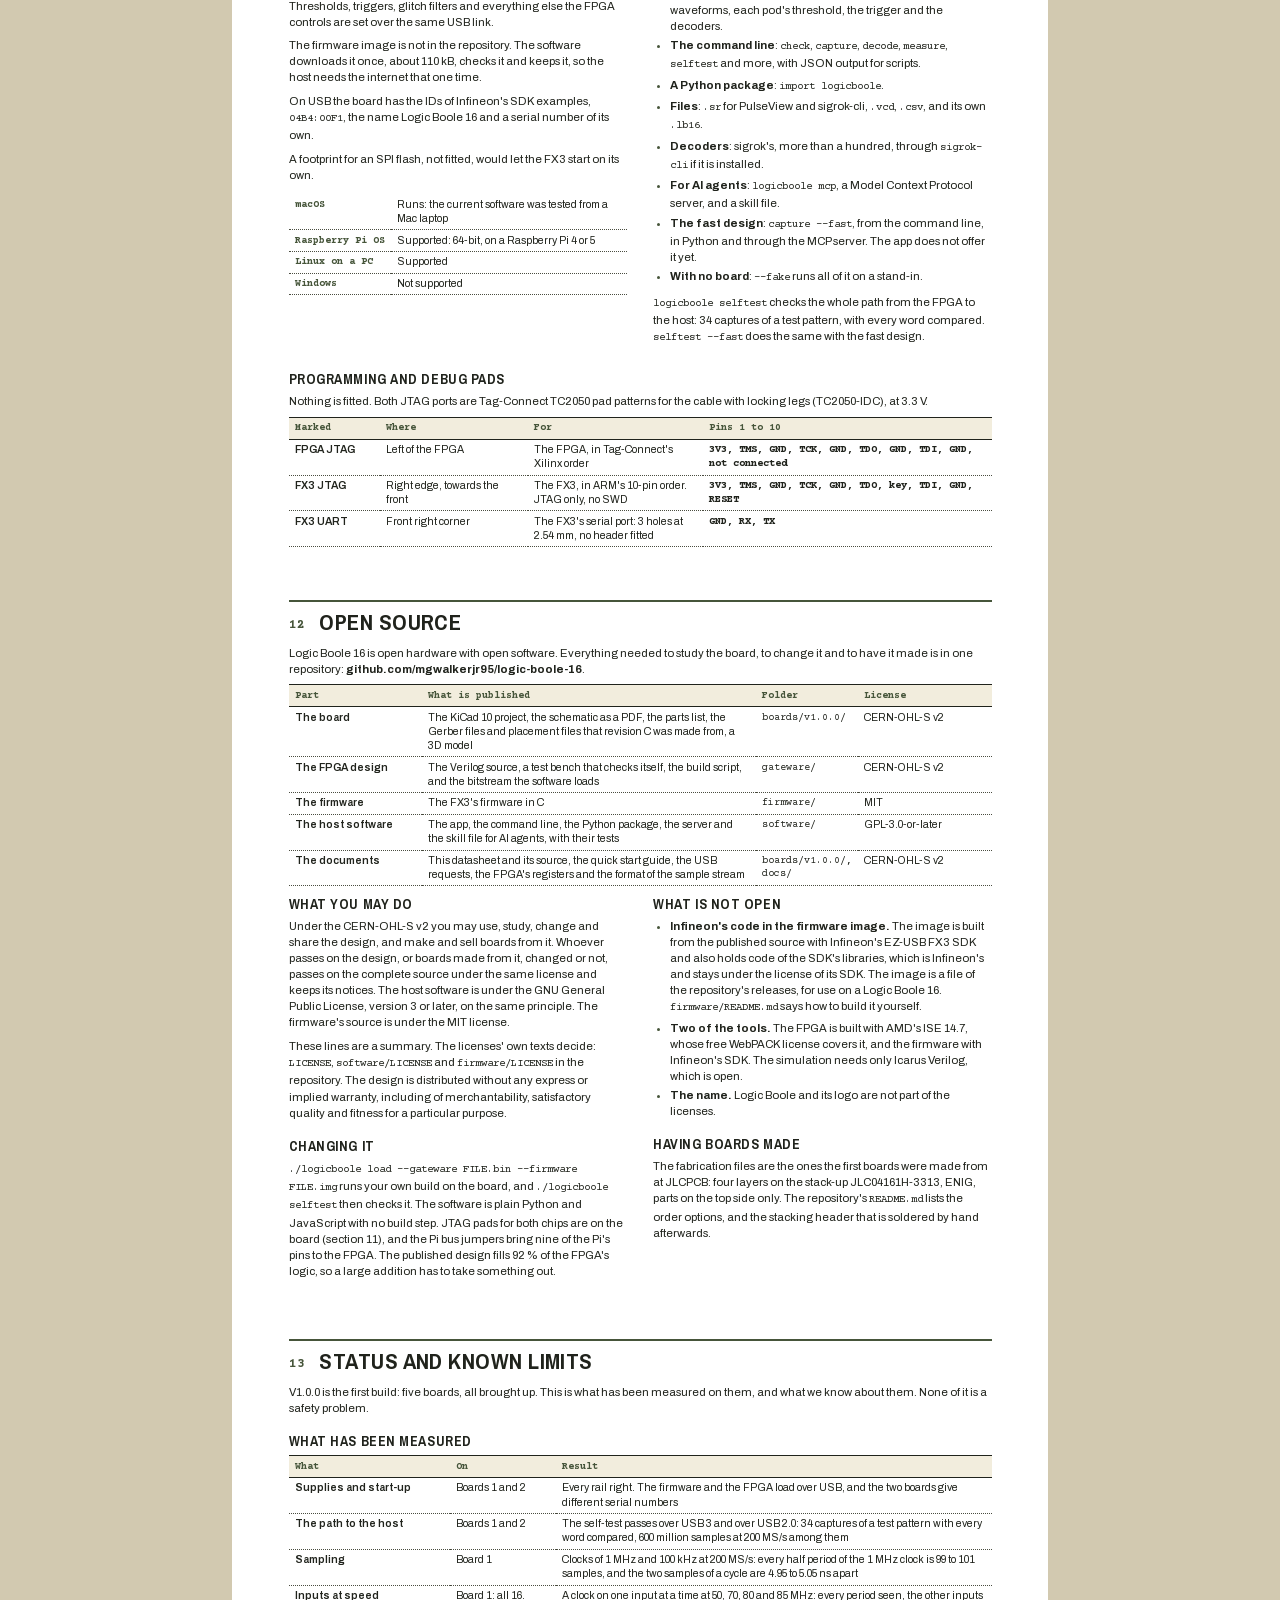
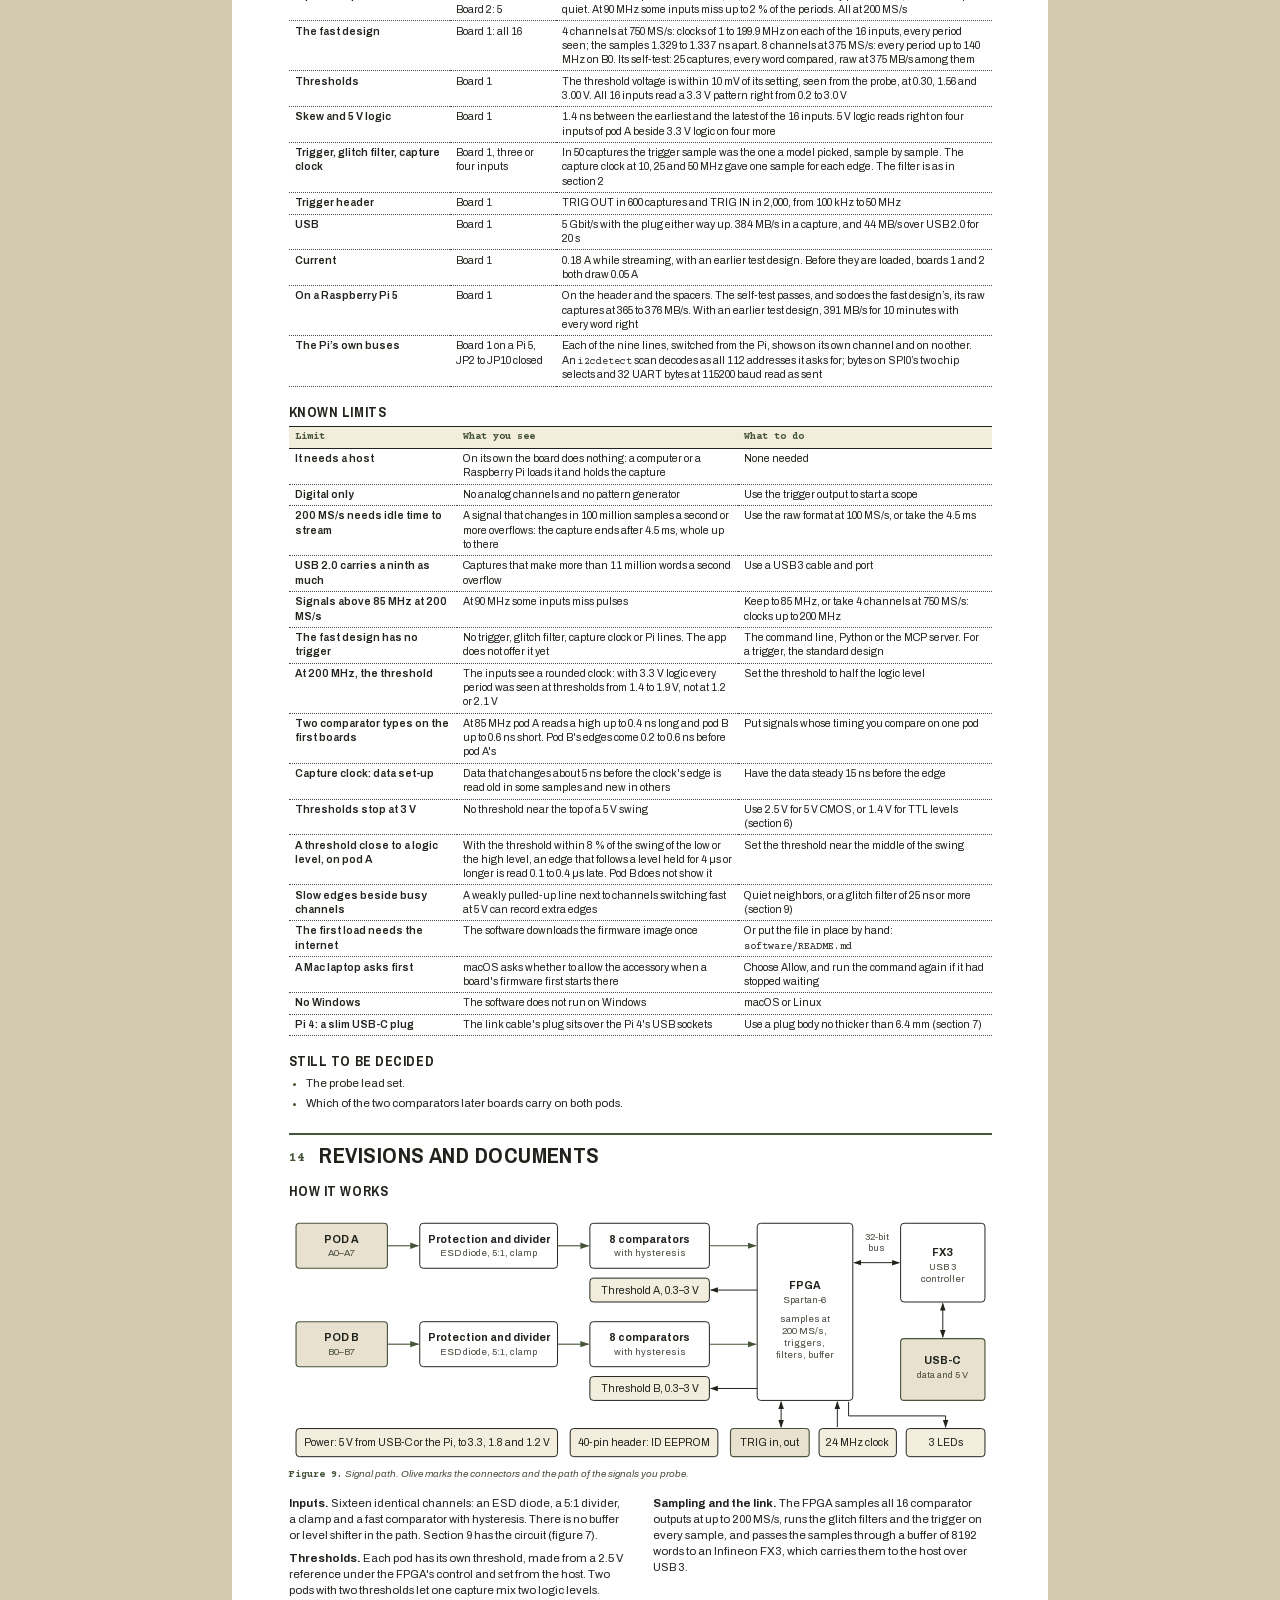
<file: boards/v1.0.0/docs/datasheet.html>
<!DOCTYPE html>
<!-- Copyright (C) 2026 Michael Walker -->
<!-- SPDX-License-Identifier: CERN-OHL-S-2.0 -->
<!-- The datasheet.  datasheet.pdf is this page printed on US Letter paper with headless Google Chrome, from this
     folder, with the options headless=new, no-pdf-header-footer, generate-pdf-document-outline,
     virtual-time-budget=10000 and print-to-pdf=datasheet.pdf, and "file://$PWD/datasheet.html" as the page.
     The page numbers of the contents on page 1 are set by hand: check them against the PDF after a change.
     The fonts (Archivo, Archivo Narrow, Courier Prime) are in datasheet/fonts, each under the SIL Open Font
     License (datasheet/fonts/README.md).  The page is white; the pictures have white backgrounds and are blended into the boxes they sit in.
     The pictures of the board are in ../hardware/images and datasheet/img. -->
<html lang="en">
<head>
<meta charset="utf-8">
<title>Logic Boole 16 (board V1.0.0) preliminary datasheet, rev G</title>
<meta name="author" content="Michael Walker">
<link rel="stylesheet" href="datasheet/fonts/fonts.css">
<style>
:root {
  /* The look of the shop pages on white paper: olive structure, ink text, canvas only inside the boxes. */
  --page: #ffffff; --panel: #f2eddd; --panel-2: #e8e1cf;
  --ink: #20231c; --text: #20231c; --muted: #4a4d40; --rule: #b9b095; --shade: #f2eddd;
  --olive: #46553a; --olive-dark: #2f3a27; --olive-pale: #9aa888; --caution: #8a2f2a;
  --acc: #46553a; --acc-bg: #e8e1cf;
  --f-body: "Archivo", "Helvetica Neue", Arial, sans-serif;
  --f-disp: "Archivo Narrow", "Arial Narrow", sans-serif;
  --f-mono: "Courier Prime", "Courier New", monospace;
}
@page {
  size: letter;
  margin: 18mm 15mm 16mm 15mm;
  background: #ffffff;
  @top-left { content: "LOGIC BOOLE 16  ·  preliminary datasheet"; font: 700 7.2pt "Courier Prime", "Courier New", monospace; color: #46553a; vertical-align: bottom; padding-bottom: 2.5mm; }
  @top-right { content: "Rev G  ·  2026-11-24  ·  board V1.0.0 (revision C)"; font: 400 7.2pt "Courier Prime", "Courier New", monospace; color: #4a4d40; vertical-align: bottom; padding-bottom: 2.5mm; }
  @bottom-left { content: "© 2026 Michael Walker. Open hardware, CERN-OHL-S v2. Preliminary: subject to change."; font: 400 7pt "Archivo", Arial, sans-serif; color: #4a4d40; vertical-align: top; padding-top: 3mm; }
  @bottom-right { content: "Page " counter(page) " of " counter(pages); font: 700 7.2pt "Courier Prime", "Courier New", monospace; color: #46553a; vertical-align: top; padding-top: 3mm; }
}
@page :first {
  margin-top: 12mm;
  @top-left { content: none; } @top-right { content: none; }
}
* { box-sizing: border-box; }
html { -webkit-print-color-adjust: exact; print-color-adjust: exact; background: var(--page); }
/* The page is white.  The pictures have white backgrounds and are blended into the boxes they sit in. */
body { margin: 0; background: var(--page); font: 400 8.5pt/1.42 var(--f-body); color: var(--text); font-variant-numeric: tabular-nums; }
p { margin: 0 0 2mm; }
b, strong { font-weight: 700; color: var(--ink); }
code, .mono { font-family: var(--f-mono); font-size: .95em; font-weight: 400; }
ul, ol { margin: 0 0 2mm; padding-left: 4.5mm; }
li { margin: 0 0 .8mm; }
li::marker { color: var(--olive); }
.u { text-transform: none; }

/* section headings */
h2 { font: 700 17pt/1 var(--f-disp); text-transform: uppercase; letter-spacing: .02em; color: var(--ink);
     margin: 6mm 0 3mm; padding-top: 2.2mm; border-top: 1.6pt solid var(--olive); break-after: avoid; }
h2 .n { font: 700 9.5pt/1 var(--f-mono); letter-spacing: 0; color: var(--olive); margin-right: 2.5mm; vertical-align: 1.1pt; }
h3 { font: 700 10.5pt/1.15 var(--f-disp); text-transform: uppercase; letter-spacing: .04em; color: var(--ink); margin: 4.5mm 0 1.6mm; break-after: avoid; }
h2.plain { font: 700 10.5pt/1.15 var(--f-disp); text-transform: uppercase; letter-spacing: .04em; margin: 0 0 1.6mm; padding: 0; border: 0; }
.newpage { break-before: page; }
.newpage > h2:first-child { margin-top: 0; }
.keep { break-inside: avoid; }

/* tables */
table { width: 100%; border-collapse: collapse; margin: 0 0 2.5mm; font-size: 7.9pt; line-height: 1.35; break-inside: auto; }
thead { display: table-header-group; }
tr { break-inside: avoid; }
th { background: var(--panel); color: var(--olive); font: 700 7.4pt/1.3 var(--f-mono); text-align: left; padding: 1.2mm 1.6mm 1mm; border-top: 1.1pt solid var(--ink); border-bottom: .6pt solid var(--ink); vertical-align: bottom; }
td { padding: .85mm 1.6mm; border-bottom: .5pt dotted var(--muted); vertical-align: top; }
td.c, th.c { text-align: center; }
td.v, th.v { text-align: center; white-space: nowrap; }
td.p { font-weight: 600; color: var(--ink); }
th.w-par { width: 27%; } th.w-n { width: 8%; } th.w-u { width: 8%; }
table.kv td:first-child { width: 27%; white-space: nowrap; font: 700 7.4pt/1.45 var(--f-mono); color: var(--olive); }
table.pin td:first-child, table.pin th:first-child { width: 9%; text-align: center; }
table.pin td:nth-child(2) { text-align: center; }
.sig { font-family: var(--f-mono); font-weight: 700; font-size: 1em; color: var(--ink); white-space: nowrap; }

/* callouts: a caution is the ink-bordered box; a note carries an olive bar; a tip a plain one */
.warn, .note, .tip { border-left: 2.6pt solid var(--olive); background: var(--panel); border-radius: 0 3px 3px 0; padding: 2mm 3mm 1.2mm; margin: 0 0 3mm; break-inside: avoid; }
.warn { border: .9pt solid var(--ink); border-left: 3.4pt solid var(--ink); border-radius: 3px; }
.warn .h svg { margin-right: 1.4mm; vertical-align: -.4pt; }
.warn ul { margin-bottom: 1mm; } .warn li::marker { color: var(--ink); }
.tip { border-left-color: var(--rule); }
.warn .h, .note .h, .tip .h { font: 700 9.4pt/1.2 var(--f-disp); text-transform: uppercase; letter-spacing: .04em; color: var(--ink); margin-bottom: .9mm; }

/* figures */
figure { margin: 1mm 0 3.5mm; break-inside: avoid; }
figure img { display: block; width: 100%; }
figure svg { display: block; width: 100%; height: auto; }
figure svg image, .hero img { mix-blend-mode: multiply; }
figcaption { font-size: 7.4pt; font-style: italic; color: var(--muted); margin-top: 1.2mm; }
figcaption b { font-style: normal; font: 700 7.2pt var(--f-mono); color: var(--olive); }

/* cover: the olive band of the shop's masthead */
.cover { background: var(--olive); color: var(--page); border-radius: 3px; padding: 6.5mm 8mm 6mm; display: grid; grid-template-columns: 1fr auto; gap: 6mm; align-items: end; }
.cover .kicker { font: 700 7.6pt var(--f-mono); color: #c9d2ba; margin-bottom: 3.5mm; }
.lockup { display: flex; align-items: center; gap: .3em; font: 700 34pt/1 var(--f-disp); text-transform: uppercase; letter-spacing: .03em; color: var(--page); white-space: nowrap; margin: 0 0 4mm; }
.lockup svg { height: .62em; width: auto; flex: none; }
.cover .sub { font: 400 10pt/1.4 var(--f-body); color: #e6e3d0; max-width: 128mm; margin: 0; }
.cover .rev { text-align: right; font: 400 7.6pt/1.65 var(--f-mono); color: #c9d2ba; white-space: nowrap; }
.cover .rev b { color: var(--page); font-weight: 700; }
.cover .flag { display: inline-block; font: 700 7pt/1 var(--f-mono); letter-spacing: .08em; color: var(--page); border: .9pt solid var(--page); border-radius: 3px; padding: 1.2mm 1.6mm .9mm; margin-bottom: 2.5mm; }
.stats { display: grid; grid-template-columns: repeat(4, 1fr); gap: 0; margin: 3.2mm 0 3.6mm; border-top: .9pt solid var(--ink); border-bottom: .9pt solid var(--ink); }
.stat { padding: 2.4mm 3mm 2.2mm; border-left: .5pt dotted var(--muted); }
.stat:first-child { border-left: 0; padding-left: 0; }
.stat .num { font: 700 20pt/1 var(--f-disp); color: var(--ink); white-space: nowrap; }
.stat .num small { font-size: 11pt; margin-left: .8mm; letter-spacing: .02em; }
.stat .lab { font-size: 7.4pt; font-style: italic; color: var(--muted); margin-top: .8mm; line-height: 1.3; }
.two { display: grid; grid-template-columns: 1.08fr 1fr; gap: 7mm; }
.two h3:first-child { margin-top: 0; }
.even { grid-template-columns: 1fr 1fr; }
.three { display: grid; grid-template-columns: 1fr 1fr 1.2fr; column-gap: 5mm; align-items: start; }
figure.jp { margin: 0 0 3mm; grid-column: 3; grid-row: 1 / span 2; }
.jp-tip { grid-column: 1 / span 2; grid-row: 2; }
.jp-n { font-family: var(--f-body); font-weight: 700; font-size: 44px; fill: var(--ink); }
.jp-s { font-family: var(--f-mono); font-weight: 400; font-size: 34px; fill: var(--muted); }
.hero { background: var(--panel); border-radius: 3px; padding: 1.5mm 3mm; margin-bottom: 3mm; }
.hero img { width: 100%; max-height: 35mm; object-fit: contain; display: block; }
.features li { margin-bottom: .75mm; }
.apps { columns: 2; column-gap: 6mm; font-size: 7.8pt; margin: 0 0 1mm; padding-left: 4mm; }
.apps li { margin: 0 0 .5mm; }
.contents { columns: 2; column-gap: 6mm; font-size: 7.8pt; list-style: none; padding: 0; margin: 0; }
.contents li { margin: 0 0 .6mm; }
.contents li a { display: flex; align-items: baseline; color: inherit; text-decoration: none; white-space: nowrap; }
.contents .n { display: inline-block; flex: none; width: 5.5mm; font: 700 7.4pt var(--f-mono); color: var(--olive); }
.contents .pg { flex: 1; display: flex; align-items: baseline; font: 700 7.4pt var(--f-mono); color: var(--ink); }
.contents .pg::before { content: ""; flex: 1; border-bottom: .6pt dotted var(--muted); margin: 0 1.2mm; transform: translateY(-1.2pt); }

/* labeled board views */
.dg-l { fill: none; stroke: var(--ink); stroke-width: 1.5; }
.dg-p { fill: var(--page); stroke: var(--ink); stroke-width: 2.5; }
.dg-t { font-family: var(--f-disp); font-weight: 700; font-size: 27px; fill: var(--ink); text-transform: uppercase; letter-spacing: .03em; }
.dg-s { font-family: var(--f-body); font-size: 19.5px; fill: var(--muted); }
figure.narrow { width: 82%; margin-left: auto; margin-right: auto; }

/* block diagram, input circuit, pinout */
.bd rect.b { fill: var(--page); stroke: var(--ink); stroke-width: 1.4; }
.bd rect.s { fill: var(--panel); stroke: var(--ink); stroke-width: 1.4; }
.bd rect.a { fill: var(--acc-bg); stroke: var(--olive); stroke-width: 1.6; }
.bd .w { fill: none; stroke: var(--ink); stroke-width: 1.4; }
.bd .wa { fill: none; stroke: var(--olive); stroke-width: 1.6; }
.bd text { font-family: var(--f-body); font-size: 15px; fill: var(--ink); }
.bd text.t { font-weight: 700; }
.bd text.m { fill: var(--muted); font-size: 13.5px; }
.bd text.k { font-family: var(--f-mono); font-size: 13.5px; font-weight: 400; }
.bd text.ch { font-family: var(--f-mono); font-size: 14.5px; font-weight: 700; fill: var(--olive); }
.bd .ah { fill: var(--ink); } .bd .aha { fill: var(--olive); }
.bd .dot { fill: var(--ink); }
.bd rect.pin { fill: var(--page); stroke: var(--ink); stroke-width: 1.3; }
.bd rect.pin.sg { fill: var(--acc-bg); stroke: var(--olive); }
.bd rect.shr { fill: var(--panel); stroke: var(--ink); stroke-width: 1.6; }

/* dimension drawing */
.dm .dm-o { fill: #ece6d4; stroke: var(--ink); stroke-width: 2; }
.dm .dm-o2 { fill: #d2c9b0; stroke: var(--ink); stroke-width: 1.4; }
.dm .dm-c { fill: #ddd5bd; stroke: #4a4d40; stroke-width: 1; }
.dm .dm-c2 { fill: #c6bc9f; stroke: #4a4d40; stroke-width: 1; }
.dm .dm-pi { fill: none; stroke: #7b7a66; stroke-width: 1.2; stroke-dasharray: 7 5; }
.dm .dm-pi2 { fill: var(--page); stroke: #7b7a66; stroke-width: 1.2; stroke-dasharray: 7 5; }
.dm .dm-hole { fill: var(--page); stroke: var(--ink); stroke-width: 1.4; }
.dm .dm-x { fill: none; stroke: var(--olive); stroke-width: .9; stroke-dasharray: 9 3 2 3; }
.dm .dm-p1 { fill: var(--olive); }
.dm .dm-pin { stroke: #4a4d40; stroke-width: 3; }
.dm .dm-d { stroke: var(--olive); stroke-width: 1.1; }
.dm .dm-e { fill: none; stroke: var(--olive); stroke-width: .7; }
.dm .dm-ah { fill: var(--olive); }
.dm text { font-family: var(--f-body); }
.dm .dm-t { font-size: 15px; font-weight: 700; fill: var(--ink); }
.dm .dm-l { font-size: 13px; fill: var(--muted); }
.dm .dm-n { font-size: 13.5px; font-weight: 700; fill: var(--ink); }
.dm .dm-h { font-size: 15.5px; font-weight: 700; fill: var(--ink); }

.small { font-size: 7.6pt; color: var(--muted); }
.ref { font: 400 8pt var(--f-body); text-transform: none; letter-spacing: 0; color: var(--muted); }
.end a { color: var(--ink); text-decoration: underline; text-decoration-color: var(--olive); }
.bd .hk { fill: var(--olive); }
.end { margin-top: 4mm; padding-top: 2mm; border-top: .6pt solid var(--rule); font-size: 7.6pt; color: var(--muted); break-inside: avoid; }

/* On screen, when this source file is opened in a browser: a sheet with the PDF's margins, not edge to edge.
   The PDF is the datasheet; none of this prints. */
.srcbar { display: none; }
@media screen {
  html { background: #d2c9b0; }
  body { width: 216mm; max-width: 100%; margin: 8mm auto; padding: 14mm 15mm 16mm; background: var(--page); border-radius: 3px; }
  .newpage { margin-top: 14mm; }
  .srcbar { display: block; margin: -6mm 0 6mm; padding: 2.2mm 3mm; background: var(--panel); border-left: 2.6pt solid var(--olive); font-size: 8pt; }
  .srcbar a { color: var(--ink); font-weight: 600; text-decoration-color: var(--olive); }
}
</style>
</head>
<body>

<!-- ============================== PAGE 1 ============================== -->
<div class="srcbar">This page is the print source of the datasheet. The datasheet itself is the PDF: <a href="datasheet.pdf">datasheet.pdf</a></div>
<header class="cover">
  <div>
    <div class="kicker">Preliminary datasheet · open-source 16-channel logic analyzer</div>
    <div class="lockup" role="img" aria-label="Logic Boole 16">
      <svg viewBox="0 0 132.5 100" aria-hidden="true"><polyline points="6.25,93.75 24.25,93.75 24.25,6.25 64.25,6.25 64.25,93.75 86.25,93.75 86.25,6.25 108.25,6.25 108.25,93.75 126.25,93.75" fill="none" stroke="currentColor" stroke-width="12.5" stroke-linecap="round" stroke-linejoin="round"/></svg>
      <span aria-hidden="true">Logic Boole 16</span>
    </div>
    <p class="sub">Sixteen channels at 200&nbsp;MS/s, or four at 750&nbsp;MS/s, over USB&nbsp;3, through 1&nbsp;MΩ inputs for 1.2 to 5&nbsp;V logic. It runs from one USB-C cable on a computer, or mounted on a Raspberry Pi 4 or 5 as a HAT+. Open source: the board, the FPGA design, the firmware and the software.</p>
  </div>
  <div class="rev"><span class="flag">PRELIMINARY</span><br>Datasheet <b>rev G</b><br>2026-11-24<br>Board <b>V1.0.0</b></div>
</header>

<div class="stats">
  <div class="stat"><div class="num">16<small>channels</small></div><div class="lab">Two pods of 8, each with its own threshold</div></div>
  <div class="stat"><div class="num">200<small>MS/s</small></div><div class="lab">On all 16 channels: one sample every 5 ns</div></div>
  <div class="stat"><div class="num">750<small>MS/s</small></div><div class="lab">On 4 channels, 375&nbsp;MS/s on 8: one sample every 1.33&nbsp;ns</div></div>
  <div class="stat"><div class="num">Open<small>source</small></div><div class="lab">Board, FPGA design, firmware and software</div></div>
</div>

<div class="two">
  <div>
    <h2 class="plain" id="s1">Overview</h2>
    <p>Logic Boole 16 is a 16-channel digital logic analyzer on one 82 × 86 mm board. Signals come in on two keyed pods, pass through sixteen identical protected inputs to an FPGA that samples and triggers on them, and leave over USB&nbsp;3 to the host: a computer, or the Raspberry Pi the board is mounted on. The host runs the software and holds the capture. The whole design is published under open licenses (section 12).</p>
    <h3>Features</h3>
    <ul class="features">
      <li><b>16 channels at 200 MS/s</b>, in two pods of 8, or <b>8 at 375 and 4 at 750 MS/s</b> with the fast FPGA design: clocks up to 200&nbsp;MHz.</li>
      <li><b>Streams to the host over USB 3</b>: all 16 channels at 100&nbsp;MS/s for any signal, and at 200&nbsp;MS/s for signals that change in up to 96 million samples a second.</li>
      <li><b>Triggers in the FPGA</b>, on every sample: levels, edges, pulses by their length and up to four stages in turn, with trigger in and out for other instruments.</li>
      <li><b>A glitch filter for each channel</b>, up to 1.25&nbsp;µs, and capture on the circuit's own clock up to 50&nbsp;MHz.</li>
      <li><b>1.2 to 5 V logic.</b> One threshold for each pod, set from 0.3 to 3&nbsp;V.</li>
      <li><b>1 MΩ inputs</b> with 10&nbsp;pF at the probe pin, a comparator with hysteresis on every channel, and protection rated for ±25&nbsp;V.</li>
      <li><b>One USB-C cable</b> for power and data: about 1&nbsp;W, USB&nbsp;3 in either plug orientation, USB&nbsp;2.0 as a fallback.</li>
      <li><b>Raspberry Pi HAT+</b> for the Pi 4 and Pi 5: stackable, 16&nbsp;mm above the Pi, room for the Pi 5 Active Cooler.</li>
      <li><b>Nothing to brick</b>: the host loads the board each time it connects.</li>
      <li><b>Open source</b>: the KiCad project, the FPGA design, the firmware and the host software, with an app, a command line, sigrok's decoders and a server for AI agents.</li>
    </ul>
  </div>
  <div>
    <div class="hero"><img src="datasheet/img/hero.jpg" alt="The Logic Boole 16 board: two pod connectors on the near edge, the FPGA in the middle, USB-C on the right edge and the 40-pin header at the back."></div>
    <table class="kv">
      <tbody>
        <tr><td>Main parts</td><td>Spartan-6 XC6SLX9 FPGA, EZ-USB FX3 USB controller, 16 fast comparators</td></tr>
        <tr><td>Power</td><td>5 V from USB-C or the Pi's header, about 1 W</td></tr>
        <tr><td>Host link</td><td>USB-C: USB 3 at 5 Gbit/s, or USB 2.0</td></tr>
        <tr><td>Probing</td><td>2 × keyed 16-pin pods, 3-pin trigger header</td></tr>
        <tr><td>Size</td><td>82.0 × 86.0 mm (3.23 × 3.39 in)</td></tr>
        <tr><td>Design files</td><td>Open source, on GitHub (section 12)</td></tr>
        <tr><td>In the box</td><td>1 × board, assembled. No USB cable, spacers, screws or leads: section 7 lists what to get</td></tr>
      </tbody>
    </table>
    <h3>Typical applications <span class="ref">(section 8)</span></h3>
    <ul class="apps">
      <li>I²C, SPI and UART buses</li><li>Parallel buses with their clock</li><li>Two logic levels in one capture</li><li>Timing between signals</li><li>Rare faults in long captures</li>
      <li>Glitches and runt pulses</li><li>Triggering a scope</li><li>Started by another instrument</li><li>Scripts and AI agents</li><li>Unattended capture on a Pi</li>
    </ul>
    <!-- Page numbers are set by hand. -->
    <h3>Contents</h3>
    <ol class="contents">
      <li><a href="#s1"><span class="n">1</span>Overview<span class="pg">1</span></a></li>
      <li><a href="#s2"><span class="n">2</span>Specifications<span class="pg">2</span></a></li>
      <li><a href="#s3"><span class="n">3</span>Absolute maximum ratings<span class="pg">4</span></a></li>
      <li><a href="#s4"><span class="n">4</span>Board layout<span class="pg">5</span></a></li>
      <li><a href="#s5"><span class="n">5</span>Connections<span class="pg">6</span></a></li>
      <li><a href="#s6"><span class="n">6</span>Capture and triggers<span class="pg">8</span></a></li>
      <li><a href="#s7"><span class="n">7</span>Getting started<span class="pg">9</span></a></li>
      <li><a href="#s8"><span class="n">8</span>Typical applications<span class="pg">12</span></a></li>
      <li><a href="#s9"><span class="n">9</span>Probing and safety<span class="pg">13</span></a></li>
      <li><a href="#s10"><span class="n">10</span>Dimensions<span class="pg">14</span></a></li>
      <li><a href="#s11"><span class="n">11</span>Firmware and software<span class="pg">15</span></a></li>
      <li><a href="#s12"><span class="n">12</span>Open source<span class="pg">16</span></a></li>
      <li><a href="#s13"><span class="n">13</span>Status and known limits<span class="pg">17</span></a></li>
      <li><a href="#s14"><span class="n">14</span>Revisions and documents<span class="pg">18</span></a></li>
    </ol>
  </div>
</div>

<!-- ============================== 2 SPECIFICATIONS ============================== -->
<section class="newpage">
<h2 id="s2"><span class="n">2</span> Specifications</h2>
<p>For board V1.0.0, which carries the mark REV C on its back. Input figures are at the probe pin of the pod connector. Figures are at room temperature. Section 13 says what was measured, and on which boards.</p>

<h3>Capture</h3>
<table>
  <thead><tr><th class="w-par">Parameter</th><th class="v w-n">Min</th><th class="v w-n">Typ</th><th class="v w-n">Max</th><th class="v w-u">Unit</th><th>Notes</th></tr></thead>
  <tbody>
    <tr><td class="p">Channels</td><td class="v"></td><td class="v">16</td><td class="v"></td><td class="v"></td><td>Digital. Two pods of 8: A0–A7 and B0–B7</td></tr>
    <tr><td class="p">Sample rate</td><td class="v"></td><td class="v"></td><td class="v">200</td><td class="v">MS/s</td><td>On all 16 channels: 5 ns between samples, 4.95 to 5.05 ns measured. Lower rates are 200 MS/s divided by a whole number</td></tr>
    <tr><td class="p">Sample rate, 8 channels</td><td class="v"></td><td class="v"></td><td class="v">375</td><td class="v">MS/s</td><td>Pod A or pod B, with the fast FPGA design (section 6): 2.67 ns between samples, 2.66 to 2.67 ns measured</td></tr>
    <tr><td class="p">Sample rate, 4 channels</td><td class="v"></td><td class="v"></td><td class="v">750</td><td class="v">MS/s</td><td>A0–A3, A4–A7, B0–B3 or B4–B7, with the fast FPGA design: 1.33 ns between samples, 1.329 to 1.337 ns measured</td></tr>
    <tr><td class="p">Streaming over USB 3, any signal</td><td class="v"></td><td class="v"></td><td class="v">100</td><td class="v">MS/s</td><td>All 16 channels in the raw format: two samples in each 32-bit word, 200 MB/s</td></tr>
    <tr><td class="p">Streaming, fast FPGA design</td><td class="v"></td><td class="v"></td><td class="v">750</td><td class="v">MS/s</td><td>Any signal, in the raw format: 4 channels at 750 MS/s, 8 at 375 or 16 at 187.5, each 375 MB/s</td></tr>
    <tr><td class="p">Streaming over USB 3, run-length</td><td class="v"></td><td class="v"></td><td class="v">200</td><td class="v">MS/s</td><td>All 16 channels, for signals that change in up to 96 million samples a second: one word for each sample that differs from the one before. A 48 MHz clock streamed whole for 1 s</td></tr>
    <tr><td class="p">Any signal at 200 MS/s</td><td class="v"></td><td class="v">0.89&nbsp;M</td><td class="v"></td><td class="v">samples</td><td>A signal that changes in 100 million samples a second or more fills the board's buffers. The capture ends there, after 4.5 ms, whole to its last sample</td></tr>
    <tr><td class="p">Streaming over USB 2.0</td><td class="v"></td><td class="v"></td><td class="v">22</td><td class="v">MS/s</td><td>All 16 channels in the raw format, any signal: 44 MB/s. Run-length at 200 MS/s for signals that change in up to 11 million samples a second</td></tr>
    <tr><td class="p">Kept from before the trigger</td><td class="v"></td><td class="v"></td><td class="v">8184</td><td class="v">words</td><td>16,368 samples in the raw format. In the run-length format 8184 changes, however long they took</td></tr>
    <tr><td class="p">Capture length</td><td class="v"></td><td class="v"></td><td class="v"></td><td class="v"></td><td>Limited by the host's memory. The longest so far is 600 million samples</td></tr>
    <tr><td class="p">Input signal frequency, 750 MS/s</td><td class="v"></td><td class="v">200</td><td class="v"></td><td class="v">MHz</td><td>Every period of a clock at 100, 150, 180 and 199.9 MHz on each of the 16 inputs of one board, four at a time, with 3.3 V logic and the threshold at 1.56 V</td></tr>
    <tr><td class="p">Input signal frequency, 200 MS/s</td><td class="v"></td><td class="v">85</td><td class="v"></td><td class="v">MHz</td><td>Every period of a clock was seen at 50, 70, 80 and 85 MHz on each of the 16 inputs of one board, and on the five inputs tried of a second</td></tr>
    <tr><td class="p">Input pulse length</td><td class="v">6</td><td class="v"></td><td class="v"></td><td class="v">ns</td><td>At 200 MS/s. A half period at 85 MHz is 5.9 ns. A pulse shorter than the 5 ns between samples can be missed</td></tr>
    <tr><td class="p">Input pulse length, 750 MS/s</td><td class="v">2.5</td><td class="v"></td><td class="v"></td><td class="v">ns</td><td>A half period at 200 MHz. A pulse shorter than the 1.33 ns between samples can be missed</td></tr>
    <tr><td class="p">Pulse length error</td><td class="v"></td><td class="v">±0.6</td><td class="v"></td><td class="v">ns</td><td>At 85 MHz pod A reads a clock high for 51 to 53 % of the time and pod B for 45 to 48 %: the first boards have a different comparator on each pod (section 14). At 200 MHz, 57 to 62 % and 52 to 54 %</td></tr>
    <tr><td class="p">Capture clock</td><td class="v"></td><td class="v"></td><td class="v">50</td><td class="v">MHz</td><td>The circuit's own clock on any input: a sample at its rising edges, its falling edges or both. The data must be steady 15 ns before the edge</td></tr>
    <tr><td class="p">Trigger output delay</td><td class="v"></td><td class="v">75–80</td><td class="v"></td><td class="v">ns</td><td>From the trigger sample at the inputs to TRIG OUT. A glitch filter adds its own time and 20 ns</td></tr>
    <tr><td class="p">Trigger input delay</td><td class="v"></td><td class="v"></td><td class="v">5</td><td class="v">ns</td><td>The trigger sample is the sample in which an input shows the same edge, or the one after it. Tried from 100 kHz to 50 MHz</td></tr>
    <tr><td class="p">Glitch filter</td><td class="v">off</td><td class="v"></td><td class="v">1.25</td><td class="v">µs</td><td>For each channel: off, or 10 ns to 1.25 µs in 5 ns steps. A 25 MHz clock passes at 15 ns and is removed at 25 ns</td></tr>
    <tr><td class="p">Timebase accuracy</td><td class="v"></td><td class="v"></td><td class="v">±50</td><td class="v">ppm</td><td>The 24 MHz oscillator over temperature and five years</td></tr>
  </tbody>
</table>

<h3>Inputs</h3>
<table>
  <thead><tr><th class="w-par">Parameter</th><th class="v w-n">Min</th><th class="v w-n">Typ</th><th class="v w-n">Max</th><th class="v w-u">Unit</th><th>Notes</th></tr></thead>
  <tbody>
    <tr><td class="p">Logic level</td><td class="v">1.2</td><td class="v"></td><td class="v">5</td><td class="v">V</td><td></td></tr>
    <tr><td class="p">Threshold range</td><td class="v">0.3</td><td class="v"></td><td class="v">3.0</td><td class="v">V</td><td>Set separately for pod A and pod B. All 16 inputs read a 3.3 V pattern right at every setting from 0.2 to 3.0 V</td></tr>
    <tr><td class="p">Threshold step</td><td class="v"></td><td class="v">0.764</td><td class="v"></td><td class="v">mV</td><td>A 12-bit setting</td></tr>
    <tr><td class="p">Threshold voltage</td><td class="v"></td><td class="v">±10</td><td class="v"></td><td class="v">mV</td><td>The voltage the board makes against the setting, as seen from the probe: read at 0.30, 1.56 and 3.00 V on both pods of one board</td></tr>
    <tr><td class="p">Threshold accuracy</td><td class="v"></td><td class="v"></td><td class="v">±100</td><td class="v">mV</td><td>With the input divider's and the comparator's errors: at any setting, without calibration, on 99.7 % of channels</td></tr>
    <tr><td class="p">Hysteresis</td><td class="v">25</td><td class="v">60–80</td><td class="v">100</td><td class="v">mV</td><td>At every threshold setting</td></tr>
    <tr><td class="p">Input resistance</td><td class="v">1.0</td><td class="v">1.08</td><td class="v"></td><td class="v">MΩ</td><td>To ground: the divider's two resistors</td></tr>
    <tr><td class="p">Input capacitance</td><td class="v"></td><td class="v">8.6</td><td class="v">10</td><td class="v">pF</td><td>To ground</td></tr>
    <tr><td class="p">Channel-to-channel skew</td><td class="v"></td><td class="v">1.4</td><td class="v">5</td><td class="v">ns</td><td>Between the earliest and the latest of the 16 inputs of one board. Pod B is 0.2 to 0.6 ns ahead of pod A. The 5 ns is one sample at 200 MS/s</td></tr>
    <tr><td class="p">Input voltage, continuous</td><td class="v">−25</td><td class="v"></td><td class="v">+25</td><td class="v">V</td><td>On any channel, with the board powered or not</td></tr>
  </tbody>
</table>

<h3>Pi bus lines</h3>
<p>Nine of the Raspberry Pi's header pins, through the bus jumpers of section 5.</p>
<table>
  <thead><tr><th class="w-par">Parameter</th><th class="v w-n">Min</th><th class="v w-n">Typ</th><th class="v w-n">Max</th><th class="v w-u">Unit</th><th>Notes</th></tr></thead>
  <tbody>
    <tr><td class="p">Lines</td><td class="v"></td><td class="v">9</td><td class="v"></td><td class="v"></td><td>I²C1, the UART and SPI0. Each takes the place of one channel, A0 to A7 and B0, so a capture still has 16</td></tr>
    <tr><td class="p">Sample rate</td><td class="v"></td><td class="v"></td><td class="v">200</td><td class="v">MS/s</td><td>The capture's rate. A line is sampled, filtered and triggered on like the channel it replaces</td></tr>
    <tr><td class="p">Logic level</td><td class="v"></td><td class="v">3.3</td><td class="v"></td><td class="v">V</td><td>No threshold setting: low below 0.8 V, high above 2.0 V</td></tr>
    <tr><td class="p">Input resistance</td><td class="v">7</td><td class="v"></td><td class="v">17.5</td><td class="v">kΩ</td><td>To ground: 1 kΩ in series and the FPGA pin's pull-down, which draws 0.2 to 0.55 mA from a line at 3.3 V</td></tr>
    <tr><td class="p">Input capacitance</td><td class="v"></td><td class="v"></td><td class="v">10</td><td class="v">pF</td><td>The FPGA pin, behind the 1 kΩ. The board's track adds to it</td></tr>
    <tr><td class="p">I²C high level, jumper closed</td><td class="v">2.6</td><td class="v"></td><td class="v">3.0</td><td class="v">V</td><td>At the Pi's pin: the Pi's 1.8 kΩ pull-up against the FPGA's pull-down. 3.3 V with the jumper open</td></tr>
    <tr><td class="p">Input voltage</td><td class="v">0</td><td class="v"></td><td class="v">3.6</td><td class="v">V</td><td>3.3 V logic only. Not 5 V tolerant, and no protection beyond the 1 kΩ</td></tr>
  </tbody>
</table>

<h3>Trigger header</h3>
<table>
  <thead><tr><th class="w-par">Parameter</th><th class="v w-n">Min</th><th class="v w-n">Typ</th><th class="v w-n">Max</th><th class="v w-u">Unit</th><th>Notes</th></tr></thead>
  <tbody>
    <tr><td class="p">Trigger output level</td><td class="v"></td><td class="v">3.3</td><td class="v"></td><td class="v">V</td><td>CMOS output through 33 Ω. High from the trigger to the capture's last sample</td></tr>
    <tr><td class="p">Trigger input level</td><td class="v"></td><td class="v">3.3</td><td class="v">5</td><td class="v">V</td><td>Schmitt-trigger input for 3.3 V logic, 100 kΩ to ground. It tolerates 5 V logic</td></tr>
  </tbody>
</table>

<div class="keep">
<h3>USB link and power</h3>
<table>
  <thead><tr><th class="w-par">Parameter</th><th class="v w-n">Min</th><th class="v w-n">Typ</th><th class="v w-n">Max</th><th class="v w-u">Unit</th><th>Notes</th></tr></thead>
  <tbody>
    <tr><td class="p">USB 3 link rate</td><td class="v"></td><td class="v">5</td><td class="v"></td><td class="v">Gbit/s</td><td>USB-C, in either plug orientation</td></tr>
    <tr><td class="p">Data to the host, USB 3</td><td class="v"></td><td class="v">384</td><td class="v"></td><td class="v">MB/s</td><td>96 million words a second in a capture. 391 MB/s for 10 minutes on a Raspberry Pi 5 with an earlier test design, every word checked</td></tr>
    <tr><td class="p">USB 2.0 link rate</td><td class="v"></td><td class="v">480</td><td class="v"></td><td class="v">Mbit/s</td><td>The fallback on a USB 2.0 cable, port or host: 44 MB/s to the host</td></tr>
    <tr><td class="p">Supply voltage</td><td class="v"></td><td class="v">5.0</td><td class="v">5.5</td><td class="v">V</td><td>From USB-C, from the Pi's 5 V pins, or from both</td></tr>
    <tr><td class="p">Supply current</td><td class="v"></td><td class="v">0.18</td><td class="v">0.5</td><td class="v">A</td><td>One board: 0.05 A before the host has loaded it, 0.14 A loaded and idle, 0.18 A streaming at 393 MB/s with an earlier test design. Any USB port can supply it. No USB Power Delivery</td></tr>
    <tr><td class="p">Power</td><td class="v"></td><td class="v">0.95</td><td class="v">2.5</td><td class="v">W</td><td></td></tr>
  </tbody>
</table>
</div>
<div class="tip">
  <div class="h">Which cable and port?</div>
  <p>Use a cable rated for USB&nbsp;3 (5&nbsp;Gbit/s) with a USB-C plug for the board, into a USB&nbsp;3 port. On a charge-only or USB&nbsp;2.0 cable, or on a USB&nbsp;2.0 port, the board still works, at USB&nbsp;2.0 rates. Any USB port can power it.</p>
</div>

<h3>Board</h3>
<table class="kv">
  <tbody>
    <tr><td>Size</td><td>82.0 × 86.0 mm (3.23 × 3.39 in), 1.6 mm thick. Section 10 has the drawing</td></tr>
    <tr><td>Mounting holes</td><td>4 × Ø2.7 mm for M2.5 screws, on the Raspberry Pi's 58 × 49 mm pattern. Joined to ground</td></tr>
    <tr><td>PCB</td><td>4 layers, gold (ENIG) finish, green solder mask</td></tr>
    <tr><td>Tallest parts</td><td>The pod connectors, about 11 mm above the board. The 40-pin header's pins stand 8.2 mm above it</td></tr>
    <tr><td>Back</td><td>Only the stacking header's body, 13.5 mm. Nothing else is fitted underneath</td></tr>
    <tr><td>Raspberry Pi</td><td>HAT+ with ID EEPROM, stackable class, for the Pi 4 and Pi 5. 16 mm between the Pi and the board</td></tr>
    <tr><td>Use</td><td>Indoors, at 0 to 40 °C</td></tr>
  </tbody>
</table>
</section>

<!-- ============================== 3 ABSOLUTE MAXIMUM ============================== -->
<section>
<h2 id="s3"><span class="n">3</span> Absolute maximum ratings</h2>
<p>Beyond these limits the board may be damaged. Inside them, the specifications of section 2 say what it does.</p>
<table>
  <thead><tr><th class="w-par">Parameter</th><th class="v w-n">Min</th><th class="v w-n">Max</th><th class="v w-u">Unit</th><th>Notes</th></tr></thead>
  <tbody>
    <tr><td class="p">Pod inputs A0–A7 and B0–B7</td><td class="v">−25</td><td class="v">+25</td><td class="v">V</td><td>To ground, continuously, powered or not</td></tr>
    <tr><td class="p">Trigger input</td><td class="v">0</td><td class="v">5.5</td><td class="v">V</td><td></td></tr>
    <tr><td class="p">Trigger output</td><td class="v"></td><td class="v"></td><td class="v"></td><td>An output: do not drive it</td></tr>
    <tr><td class="p">Supply, USB-C or the Pi's 5 V pins</td><td class="v"></td><td class="v">5.5</td><td class="v">V</td><td></td></tr>
    <tr><td class="p">Pi bus lines, jumpers closed</td><td class="v">0</td><td class="v">3.6</td><td class="v">V</td><td>3.3 V logic only. They do not tolerate 5 V</td></tr>
    <tr><td class="p">Electrostatic discharge</td><td class="v"></td><td class="v">±8</td><td class="v">kV</td><td>Contact, IEC 61000-4-2, on the USB-C, pod and trigger pins</td></tr>
    <tr><td class="p">Ambient temperature, operating</td><td class="v">0</td><td class="v">40</td><td class="v">°C</td><td>Indoors</td></tr>
  </tbody>
</table>
<p>The inputs are not isolated. Their ground is the USB cable's ground and the Raspberry Pi's ground: see <b>section 9, Probing and safety</b>.</p>
</section>

<!-- ============================== 4 BOARD LAYOUT ============================== -->
<section class="newpage">
<h2 id="s4"><span class="n">4</span> Board layout</h2>
<p>Everything you plug into is on an edge: the pods and the trigger header on the front edge, USB-C on the right, the 40-pin header along the back. Signals run from the pods through the input channels to the FPGA in the middle and the FX3 at the back right. Positions are as seen from the component side, with the pods nearest you.</p>
<figure>
<svg class="dg" viewBox="0 0 1820 997" role="img" aria-labelledby="dgf dgf-d">
<title id="dgf">Front of the Logic Boole 16 board, labeled</title><desc id="dgf-d">Front of the Logic Boole 16 board, labeled: 40-pin stacking header; Pi bus jumpers; Power from USB or the Pi; A threshold for each pod; 16 fast comparators; Status LEDs; Pod A: channels A0–A7; 4 × M2.5 mounting holes; Infineon FX3; Spartan-6 FPGA; USB-C; Protected inputs; Trigger in and out; Pod B: channels B0–B7.</desc>
<image href="../hardware/images/front.jpg" x="464.8" y="30.0" width="890.4" height="932.8"/>
<polyline class="dg-l" points="438.0,77.7 448.0,77.7 793.4,77.7"/>
<polyline class="dg-l" points="438.0,159.7 448.0,159.7 715.0,145.5"/>
<polyline class="dg-l" points="438.0,241.7 448.0,241.7 498.7,239.9"/>
<polyline class="dg-l" points="438.0,390.4 448.0,390.4 597.3,390.4"/>
<polyline class="dg-l" points="438.0,628.9 448.0,628.9 528.4,628.9"/>
<polyline class="dg-l" points="438.0,850.0 448.0,850.0 509.3,909.8"/>
<polyline class="dg-l" points="438.0,940.0 448.0,940.0 645.0,926.8"/>
<polyline class="dg-l" points="1382.0,77.7 1372.0,77.7 1307.5,77.7"/>
<polyline class="dg-l" points="1382.0,252.6 1372.0,252.6 1185.6,252.6"/>
<polyline class="dg-l" points="1382.0,363.9 1372.0,363.9 968.3,363.9"/>
<polyline class="dg-l" points="1382.0,507.0 1372.0,507.0 1281.0,507.0"/>
<polyline class="dg-l" points="1382.0,694.6 1372.0,694.6 1188.2,694.6"/>
<polyline class="dg-l" points="1382.0,822.0 1372.0,822.0 894.1,820.8"/>
<polyline class="dg-l" points="1382.0,940.0 1372.0,940.0 1132.6,926.8"/>
<circle class="dg-p" cx="793.4" cy="77.7" r="7"/>
<circle class="dg-p" cx="715.0" cy="145.5" r="7"/>
<circle class="dg-p" cx="498.7" cy="239.9" r="7"/>
<circle class="dg-p" cx="597.3" cy="390.4" r="7"/>
<circle class="dg-p" cx="528.4" cy="628.9" r="7"/>
<circle class="dg-p" cx="509.3" cy="909.8" r="7"/>
<circle class="dg-p" cx="645.0" cy="926.8" r="7"/>
<circle class="dg-p" cx="1307.5" cy="77.7" r="7"/>
<circle class="dg-p" cx="1185.6" cy="252.6" r="7"/>
<circle class="dg-p" cx="968.3" cy="363.9" r="7"/>
<circle class="dg-p" cx="1281.0" cy="507.0" r="7"/>
<circle class="dg-p" cx="1188.2" cy="694.6" r="7"/>
<circle class="dg-p" cx="894.1" cy="820.8" r="7"/>
<circle class="dg-p" cx="1132.6" cy="926.8" r="7"/>
<text class="dg-t" x="430" y="84.7" text-anchor="end">40-pin stacking header</text>
<text class="dg-s" x="430" y="110.7" text-anchor="end">The Pi's pins pass through to the top</text>
<text class="dg-t" x="430" y="166.7" text-anchor="end">Pi bus jumpers</text>
<text class="dg-s" x="430" y="192.7" text-anchor="end">Open as shipped. For a design of your own</text>
<text class="dg-t" x="430" y="248.7" text-anchor="end">Power from USB or the Pi</text>
<text class="dg-s" x="430" y="274.7" text-anchor="end">Ideal diodes. It never feeds the Pi</text>
<text class="dg-t" x="430" y="397.4" text-anchor="end">A threshold for each pod</text>
<text class="dg-s" x="430" y="423.4" text-anchor="end">0.3–3 V, pod A and pod B set separately</text>
<text class="dg-t" x="430" y="635.9" text-anchor="end">16 fast comparators</text>
<text class="dg-s" x="430" y="661.9" text-anchor="end">Hysteresis on every channel</text>
<text class="dg-t" x="430" y="857.0" text-anchor="end">Status LEDs</text>
<text class="dg-s" x="430" y="883.0" text-anchor="end">Power, armed, triggered</text>
<text class="dg-t" x="430" y="947.0" text-anchor="end">Pod A: channels A0–A7</text>
<text class="dg-s" x="430" y="973.0" text-anchor="end">Keyed, a ground beside every signal</text>
<text class="dg-t" x="1390" y="84.7" text-anchor="start">4 × M2.5 mounting holes</text>
<text class="dg-s" x="1390" y="110.7" text-anchor="start">On the Pi's pattern, for M2.5 spacers</text>
<text class="dg-t" x="1390" y="259.6" text-anchor="start">Infineon FX3</text>
<text class="dg-s" x="1390" y="285.6" text-anchor="start">USB 3 at 5 Gbit/s, USB 2.0 as a fallback</text>
<text class="dg-t" x="1390" y="370.9" text-anchor="start">Spartan-6 FPGA</text>
<text class="dg-s" x="1390" y="396.9" text-anchor="start">Samples at 200 MS/s, triggers in hardware</text>
<text class="dg-t" x="1390" y="514.0" text-anchor="start">USB-C</text>
<text class="dg-s" x="1390" y="540.0" text-anchor="start">Power and data on one cable, either way up</text>
<text class="dg-t" x="1390" y="701.6" text-anchor="start">Protected inputs</text>
<text class="dg-s" x="1390" y="727.6" text-anchor="start">Divider, clamp and ESD diode on each</text>
<text class="dg-t" x="1390" y="829.0" text-anchor="start">Trigger in and out</text>
<text class="dg-s" x="1390" y="855.0" text-anchor="start">3.3 V logic. The input tolerates 5 V</text>
<text class="dg-t" x="1390" y="947.0" text-anchor="start">Pod B: channels B0–B7</text>
<text class="dg-s" x="1390" y="973.0" text-anchor="start">Its own threshold: two logic levels at once</text>
</svg>
<figcaption><b>Figure 1.</b> Front (component side), labeled. Render of the V1.0.0 design.</figcaption>
</figure>
<h3>Front</h3>
<table>
  <thead><tr><th style="width:19%">Where</th><th style="width:23%">What</th><th>Notes</th></tr></thead>
  <tbody>
    <tr><td>Front edge, left</td><td class="p">Pod A</td><td>Channels A0–A7. Keyed 2 × 8 box header, with each channel's name printed above its pin</td></tr>
    <tr><td>Front edge, middle</td><td class="p">Trigger header</td><td>3 pins, marked TRIG: IN, OUT and − (ground)</td></tr>
    <tr><td>Front edge, right</td><td class="p">Pod B</td><td>Channels B0–B7, with their own threshold</td></tr>
    <tr><td>Behind the pods</td><td class="p">16 input channels</td><td>An ESD diode, a divider and a clamp for each channel, then eight dual comparators</td></tr>
    <tr><td>Left edge</td><td class="p">Thresholds</td><td>A 2.5 V reference and one threshold circuit for each pod</td></tr>
    <tr><td>Middle</td><td class="p">Spartan-6 FPGA</td><td>Samples, triggers, filters and buffers, on a 100 MHz clock made from a 24 MHz oscillator</td></tr>
    <tr><td>Back right</td><td class="p">FX3 USB controller</td><td>Carries the samples to the host</td></tr>
    <tr><td>Right edge</td><td class="p">USB-C</td><td>Power and data, marked USB 3. The plug goes in from the right</td></tr>
    <tr><td>Back edge</td><td class="p">40-pin stacking header</td><td>Fitted from underneath. Its pins come through the top for a second HAT</td></tr>
    <tr><td>In front of the header, left</td><td class="p">Pi bus jumpers</td><td>Nine solder jumpers, open as shipped, and the ID address jumper. See section 5</td></tr>
    <tr><td>Back left</td><td class="p">Power</td><td>Two ideal diodes take 5 V from USB or from the Pi. Regulators make 3.3 V, 1.8 V and 1.2 V</td></tr>
    <tr><td>Front left corner</td><td class="p">Status LEDs</td><td>PWR, ARM and TRIG, named on the board. See section 6</td></tr>
    <tr><td>Left of the FPGA, right edge</td><td class="p">Programming pads</td><td>FPGA JTAG and FX3 JTAG, for a Tag-Connect cable. Nothing is fitted. See section 11</td></tr>
    <tr><td>Back and middle</td><td class="p">4 × M2.5 holes</td><td>On the Raspberry Pi's pattern, joined to ground</td></tr>
  </tbody>
</table>
<figure class="narrow">
<svg class="dg" viewBox="0 0 1560 730" role="img" aria-labelledby="dgb dgb-d">
<title id="dgb">Back of the Logic Boole 16 board, labeled</title><desc id="dgb-d">Back of the Logic Boole 16 board, labeled: Flat underneath; Pod pin map; The main figures, printed on; 40-pin header; JTAG access; Name and revision.</desc>
<image href="../hardware/images/back.jpg" x="460.0" y="30.0" width="640.0" height="670.5"/>
<polyline class="dg-l" points="438.0,266.2 448.0,266.2 597.1,266.2"/>
<polyline class="dg-l" points="438.0,400.3 448.0,400.3 543.8,400.3"/>
<polyline class="dg-l" points="438.0,480.3 448.0,480.3 543.8,461.2"/>
<polyline class="dg-l" points="1122.0,75.0 1112.0,75.0 886.7,75.0"/>
<polyline class="dg-l" points="1122.0,216.7 1112.0,216.7 928.6,216.7"/>
<polyline class="dg-l" points="1122.0,649.4 1112.0,649.4 1057.3,649.4"/>
<circle class="dg-p" cx="597.1" cy="266.2" r="7"/>
<circle class="dg-p" cx="543.8" cy="400.3" r="7"/>
<circle class="dg-p" cx="543.8" cy="461.2" r="7"/>
<circle class="dg-p" cx="886.7" cy="75.0" r="7"/>
<circle class="dg-p" cx="928.6" cy="216.7" r="7"/>
<circle class="dg-p" cx="1057.3" cy="649.4" r="7"/>
<text class="dg-t" x="430" y="273.2" text-anchor="end">Flat underneath</text>
<text class="dg-s" x="430" y="299.2" text-anchor="end">Only the stacking header is fitted here</text>
<text class="dg-t" x="430" y="407.3" text-anchor="end">Pod pin map</text>
<text class="dg-s" x="430" y="433.3" text-anchor="end">Odd pins are channels 0–7, even are ground</text>
<text class="dg-t" x="430" y="487.3" text-anchor="end">The main figures, printed on</text>
<text class="dg-s" x="430" y="513.3" text-anchor="end">Rate, logic levels, threshold, input limits</text>
<text class="dg-t" x="1130" y="82.0" text-anchor="start">40-pin header</text>
<text class="dg-s" x="1130" y="108.0" text-anchor="start">Plugs onto a Raspberry Pi 4 or 5</text>
<text class="dg-t" x="1130" y="223.7" text-anchor="start">JTAG access</text>
<text class="dg-s" x="1130" y="249.7" text-anchor="start">Tag-Connect pads on the front, legs latch here</text>
<text class="dg-t" x="1130" y="656.4" text-anchor="start">Name and revision</text>
<text class="dg-s" x="1130" y="682.4" text-anchor="start">Logic Boole 16, revision C</text>
</svg>
<figcaption><b>Figure 2.</b> Back, seen from behind, so left and right are swapped. The stacking header's socket is the dark strip along the top.</figcaption>
</figure>
<h3>Back</h3>
<p>Only the stacking header's socket is fitted here. The rest is print.</p>
<table>
  <thead><tr><th style="width:24%">What</th><th>Notes</th></tr></thead>
  <tbody>
    <tr><td class="p">Stacking header socket</td><td>13.5 mm tall. It plugs onto the Raspberry Pi's 40 pins and sets the 16 mm spacing</td></tr>
    <tr><td class="p">Pod pin map</td><td>Odd pins are channels 0–7, even pins are ground</td></tr>
    <tr><td class="p">Main figures</td><td>Sample rate, logic levels, threshold range and input limits</td></tr>
    <tr><td class="p">JTAG labels</td><td>FPGA JTAG and FX3 JTAG, where the Tag-Connect cable's legs latch</td></tr>
    <tr><td class="p">Name and revision</td><td>Logic Boole 16, revision C</td></tr>
  </tbody>
</table>
<h3>Test points</h3>
<p>39 pads of 1 mm on the front bring out every supply rail, the 2.5&nbsp;V reference, both thresholds, channel 0 of each pod, the FPGA's configuration lines and its 24&nbsp;MHz clock. They are not named on the board.</p>
</section>

<!-- ============================== 5 CONNECTIONS ============================== -->
<section>
<h2 id="s5"><span class="n">5</span> Connections</h2>
<h3>Pods A and B: 2 × 8 box headers, 2.54 <span class="u">mm</span></h3>
<ul>
  <li><b>Odd pins are the channels</b>: pin 1 is channel 0 and pin 15 is channel 7. <b>Every even pin is ground.</b></li>
  <li>The shroud is keyed, so a cable cannot go in reversed or offset. A standard 16-way ribbon cable puts a ground wire between every two signal wires.</li>
  <li>The board's print names every pin: the channel above each signal pin, and + and − (SIG and GND) at the ends of the two rows.</li>
</ul>
<figure class="bd">
<svg viewBox="0 0 1000 196" role="img" aria-labelledby="pn-t pn-d">
  <title id="pn-t">Pod and trigger pins, looking into the connectors</title>
  <desc id="pn-d">Looking into the connectors from the front edge with the parts facing up. Pod A is on the left: its upper row is A7 to A0 from left to right, pins 15 to 1, and its lower row is ground, pins 16 to 2. The trigger header is in the middle: ground, trigger out, trigger in. Pod B is on the right: B7 to B0 over ground.</desc>
  <!-- POD A -->
  <rect class="shr" x="20" y="54" width="384" height="104" rx="6"/>
  <text class="t" x="212" y="24" text-anchor="middle">POD A</text>
  <text class="t" x="786" y="24" text-anchor="middle">POD B</text>
  <text class="t" x="499" y="24" text-anchor="middle">TRIG</text>
  <rect class="shr" x="594" y="54" width="384" height="104" rx="6"/>
  <text class="ch" x="58" y="46" text-anchor="middle">A7</text>
  <rect class="pin sg" x="43" y="64" width="30" height="30" rx="3"/><text class="k" x="58" y="84" text-anchor="middle">15</text>
  <rect class="pin" x="43" y="118" width="30" height="30" rx="3"/><text class="k" x="58" y="138" text-anchor="middle">16</text>
  <text class="ch" x="102" y="46" text-anchor="middle">A6</text>
  <rect class="pin sg" x="87" y="64" width="30" height="30" rx="3"/><text class="k" x="102" y="84" text-anchor="middle">13</text>
  <rect class="pin" x="87" y="118" width="30" height="30" rx="3"/><text class="k" x="102" y="138" text-anchor="middle">14</text>
  <text class="ch" x="146" y="46" text-anchor="middle">A5</text>
  <rect class="pin sg" x="131" y="64" width="30" height="30" rx="3"/><text class="k" x="146" y="84" text-anchor="middle">11</text>
  <rect class="pin" x="131" y="118" width="30" height="30" rx="3"/><text class="k" x="146" y="138" text-anchor="middle">12</text>
  <text class="ch" x="190" y="46" text-anchor="middle">A4</text>
  <rect class="pin sg" x="175" y="64" width="30" height="30" rx="3"/><text class="k" x="190" y="84" text-anchor="middle">9</text>
  <rect class="pin" x="175" y="118" width="30" height="30" rx="3"/><text class="k" x="190" y="138" text-anchor="middle">10</text>
  <text class="ch" x="234" y="46" text-anchor="middle">A3</text>
  <rect class="pin sg" x="219" y="64" width="30" height="30" rx="3"/><text class="k" x="234" y="84" text-anchor="middle">7</text>
  <rect class="pin" x="219" y="118" width="30" height="30" rx="3"/><text class="k" x="234" y="138" text-anchor="middle">8</text>
  <text class="ch" x="278" y="46" text-anchor="middle">A2</text>
  <rect class="pin sg" x="263" y="64" width="30" height="30" rx="3"/><text class="k" x="278" y="84" text-anchor="middle">5</text>
  <rect class="pin" x="263" y="118" width="30" height="30" rx="3"/><text class="k" x="278" y="138" text-anchor="middle">6</text>
  <text class="ch" x="322" y="46" text-anchor="middle">A1</text>
  <rect class="pin sg" x="307" y="64" width="30" height="30" rx="3"/><text class="k" x="322" y="84" text-anchor="middle">3</text>
  <rect class="pin" x="307" y="118" width="30" height="30" rx="3"/><text class="k" x="322" y="138" text-anchor="middle">4</text>
  <text class="ch" x="366" y="46" text-anchor="middle">A0</text>
  <rect class="pin sg" x="351" y="64" width="30" height="30" rx="3"/><text class="k" x="366" y="84" text-anchor="middle">1</text>
  <rect class="pin" x="351" y="118" width="30" height="30" rx="3"/><text class="k" x="366" y="138" text-anchor="middle">2</text>
  <text class="ch" x="632" y="46" text-anchor="middle">B7</text>
  <rect class="pin sg" x="617" y="64" width="30" height="30" rx="3"/><text class="k" x="632" y="84" text-anchor="middle">15</text>
  <rect class="pin" x="617" y="118" width="30" height="30" rx="3"/><text class="k" x="632" y="138" text-anchor="middle">16</text>
  <text class="ch" x="676" y="46" text-anchor="middle">B6</text>
  <rect class="pin sg" x="661" y="64" width="30" height="30" rx="3"/><text class="k" x="676" y="84" text-anchor="middle">13</text>
  <rect class="pin" x="661" y="118" width="30" height="30" rx="3"/><text class="k" x="676" y="138" text-anchor="middle">14</text>
  <text class="ch" x="720" y="46" text-anchor="middle">B5</text>
  <rect class="pin sg" x="705" y="64" width="30" height="30" rx="3"/><text class="k" x="720" y="84" text-anchor="middle">11</text>
  <rect class="pin" x="705" y="118" width="30" height="30" rx="3"/><text class="k" x="720" y="138" text-anchor="middle">12</text>
  <text class="ch" x="764" y="46" text-anchor="middle">B4</text>
  <rect class="pin sg" x="749" y="64" width="30" height="30" rx="3"/><text class="k" x="764" y="84" text-anchor="middle">9</text>
  <rect class="pin" x="749" y="118" width="30" height="30" rx="3"/><text class="k" x="764" y="138" text-anchor="middle">10</text>
  <text class="ch" x="808" y="46" text-anchor="middle">B3</text>
  <rect class="pin sg" x="793" y="64" width="30" height="30" rx="3"/><text class="k" x="808" y="84" text-anchor="middle">7</text>
  <rect class="pin" x="793" y="118" width="30" height="30" rx="3"/><text class="k" x="808" y="138" text-anchor="middle">8</text>
  <text class="ch" x="852" y="46" text-anchor="middle">B2</text>
  <rect class="pin sg" x="837" y="64" width="30" height="30" rx="3"/><text class="k" x="852" y="84" text-anchor="middle">5</text>
  <rect class="pin" x="837" y="118" width="30" height="30" rx="3"/><text class="k" x="852" y="138" text-anchor="middle">6</text>
  <text class="ch" x="896" y="46" text-anchor="middle">B1</text>
  <rect class="pin sg" x="881" y="64" width="30" height="30" rx="3"/><text class="k" x="896" y="84" text-anchor="middle">3</text>
  <rect class="pin" x="881" y="118" width="30" height="30" rx="3"/><text class="k" x="896" y="138" text-anchor="middle">4</text>
  <text class="ch" x="940" y="46" text-anchor="middle">B0</text>
  <rect class="pin sg" x="925" y="64" width="30" height="30" rx="3"/><text class="k" x="940" y="84" text-anchor="middle">1</text>
  <rect class="pin" x="925" y="118" width="30" height="30" rx="3"/><text class="k" x="940" y="138" text-anchor="middle">2</text>
  <text class="ch" x="455" y="108" text-anchor="middle">GND</text>
  <rect class="pin" x="440" y="118" width="30" height="30" rx="3"/><text class="k" x="455" y="138" text-anchor="middle">3</text>
  <text class="ch" x="499" y="108" text-anchor="middle">OUT</text>
  <rect class="pin sg" x="484" y="118" width="30" height="30" rx="3"/><text class="k" x="499" y="138" text-anchor="middle">2</text>
  <text class="ch" x="543" y="108" text-anchor="middle">IN</text>
  <rect class="pin sg" x="528" y="118" width="30" height="30" rx="3"/><text class="k" x="543" y="138" text-anchor="middle">1</text>
  <text class="m" x="20" y="186">Upper row: signals. Lower row, next to the board: ground.</text>
  <text class="m" x="978" y="186" text-anchor="end">Numbers are the connector's pin numbers.</text>
</svg>
<figcaption><b>Figure 3.</b> Looking into the connectors from the front edge, parts facing up.</figcaption>
</figure>
<table>
  <thead><tr><th style="width:15%">Pin</th><th style="width:19%">Name</th><th style="width:11%">Type</th><th>What it does</th></tr></thead>
  <tbody>
    <tr><td>1, 3, 5 … 15</td><td class="sig">A0–A7, B0–B7</td><td>Input</td><td>Logic inputs for 1.2 to 5 V signals: 1 MΩ and 10 pF to ground, ±25 V at most. Any input can also take the circuit's own clock as the capture clock (section 6)</td></tr>
    <tr><td>2, 4, 6 … 16</td><td class="sig">GND</td><td>Ground</td><td>One beside every signal pin. All sixteen are the board's ground</td></tr>
  </tbody>
</table>

<h3>Trigger header: 3 pins, 2.54 <span class="u">mm</span></h3>
<table>
  <thead><tr><th style="width:15%">Pin</th><th style="width:19%">Name</th><th style="width:11%">Type</th><th>What it does</th></tr></thead>
  <tbody>
    <tr><td>1</td><td class="sig">TRIG IN</td><td>Input</td><td>An edge here can be a stage of the trigger, so another instrument can start a capture. 3.3 V logic, and it tolerates 5 V. Schmitt-trigger input behind 100 Ω, with 100 kΩ to ground</td></tr>
    <tr><td>2</td><td class="sig">TRIG OUT</td><td>Output</td><td>Goes high 75 to 80 ns after the trigger sample and stays high to the capture's last sample, to start a scope or a second analyzer. 3.3 V CMOS through 33 Ω</td></tr>
    <tr><td>3</td><td class="sig">GND</td><td>Ground</td><td>Marked −</td></tr>
  </tbody>
</table>

<h3>USB-C: power and data</h3>
<ul>
  <li>One cable carries both, and the plug works either way up.</li>
  <li>Use a cable rated for USB&nbsp;3 (5&nbsp;Gbit/s). A charge-only or USB&nbsp;2.0 cable links at USB&nbsp;2.0 speed.</li>
  <li>The board draws about 0.2&nbsp;A, 0.5&nbsp;A at most, and never supplies power to the cable.</li>
</ul>

<h3>40-pin header</h3>
<p>A stacking header in the Raspberry Pi's pinout. All 40 pins pass through to the top of the board for a second HAT. The board itself connects only to these:</p>
<table>
  <thead><tr><th style="width:24%">Pins</th><th style="width:17%">Name</th><th style="width:11%">Type</th><th>What it does</th></tr></thead>
  <tbody>
    <tr><td>2, 4</td><td class="sig">5 V</td><td>Power in</td><td>Power from the Pi. The board never feeds power back into these pins</td></tr>
    <tr><td>1, 17</td><td class="sig">3.3 V</td><td>Power in</td><td>Supplies the ID EEPROM and tells the board that the Pi is running. In the Pi's standby state, with no USB host attached, the board switches itself off</td></tr>
    <tr><td>27, 28</td><td class="sig">ID_SD, ID_SC</td><td>I²C</td><td>HAT+ ID EEPROM, at address 0x51. Blank on V1.0.0 boards, so a Pi does not recognize the board by name; the analyzer does not use it</td></tr>
    <tr><td>6, 9, 14, 20, 25, 30, 34, 39</td><td class="sig">GND</td><td>Ground</td><td></td></tr>
    <tr><td>3, 5, 8, 10, 19, 21, 23, 24, 26</td><td class="sig">GPIO</td><td>Optional</td><td>Only through the Pi bus jumpers below, which are open as shipped</td></tr>
  </tbody>
</table>

<h3>Pi bus jumpers</h3>
<p>Nine solder jumpers beside the 40-pin header, open as shipped. Closing one connects a Pi pin to a pin of the FPGA through 1&nbsp;kΩ, and a capture can then take that line in place of the pod channel in the table, with no leads (section 6). The lines are the Pi's I²C1, UART and SPI0. The FPGA's pins are inputs with a pull-down, so an open jumper reads low.</p>
<div class="three">
<table class="pin">
  <thead><tr><th style="width:21%">Jumper</th><th style="width:13%;text-align:center">Pin</th><th>Line</th><th style="width:24%">Channel</th></tr></thead>
  <tbody>
    <tr><td>JP2</td><td>3</td><td class="sig">GPIO2 · SDA</td><td class="sig">A0</td></tr>
    <tr><td>JP3</td><td>5</td><td class="sig">GPIO3 · SCL</td><td class="sig">A1</td></tr>
    <tr><td>JP9</td><td>8</td><td class="sig">GPIO14 · TXD</td><td class="sig">A2</td></tr>
    <tr><td>JP10</td><td>10</td><td class="sig">GPIO15 · RXD</td><td class="sig">A3</td></tr>
    <tr><td>JP7</td><td>19</td><td class="sig">GPIO10 · MOSI</td><td class="sig">A4</td></tr>
  </tbody>
</table>
<table class="pin">
  <thead><tr><th style="width:21%">Jumper</th><th style="width:13%;text-align:center">Pin</th><th>Line</th><th style="width:24%">Channel</th></tr></thead>
  <tbody>
    <tr><td>JP6</td><td>21</td><td class="sig">GPIO9 · MISO</td><td class="sig">A5</td></tr>
    <tr><td>JP8</td><td>23</td><td class="sig">GPIO11 · SCLK</td><td class="sig">A6</td></tr>
    <tr><td>JP5</td><td>24</td><td class="sig">GPIO8 · CE0</td><td class="sig">A7</td></tr>
    <tr><td>JP4</td><td>26</td><td class="sig">GPIO7 · CE1</td><td class="sig">B0</td></tr>
    <tr><td>JP1</td><td></td><td colspan="2">ID address: 0x51, or 0x50</td></tr>
  </tbody>
</table>
<figure class="jp">
<svg viewBox="0 0 1075 700" role="img" aria-labelledby="jpf jpf-d">
<title id="jpf">Close-up of the nine Pi bus solder jumpers</title><desc id="jpf-d">Two rows of solder jumpers below the left end of the 40-pin header. Upper row, left to right: JP7 MOSI, JP10 RXD, JP9 TXD, JP3 SCL, JP2 SDA. Lower row, under the last four: JP4 CE1, JP5 CE0, JP8 SCLK, JP6 MISO.</desc>
<image href="datasheet/img/pi_jumpers.jpg" x="0" y="100" width="1075" height="500"/>
<path class="dg-l" d="M168 92 V140"/>
<text class="jp-n" x="168" y="40" text-anchor="middle">JP7</text><text class="jp-s" x="168" y="80" text-anchor="middle">MOSI</text>
<path class="dg-l" d="M352 92 V140"/>
<text class="jp-n" x="352" y="40" text-anchor="middle">JP10</text><text class="jp-s" x="352" y="80" text-anchor="middle">RXD</text>
<path class="dg-l" d="M534 92 V140"/>
<text class="jp-n" x="534" y="40" text-anchor="middle">JP9</text><text class="jp-s" x="534" y="80" text-anchor="middle">TXD</text>
<path class="dg-l" d="M716 92 V140"/>
<text class="jp-n" x="716" y="40" text-anchor="middle">JP3</text><text class="jp-s" x="716" y="80" text-anchor="middle">SCL</text>
<path class="dg-l" d="M898 92 V140"/>
<text class="jp-n" x="898" y="40" text-anchor="middle">JP2</text><text class="jp-s" x="898" y="80" text-anchor="middle">SDA</text>
<path class="dg-l" d="M352 608 V552"/>
<text class="jp-n" x="352" y="646" text-anchor="middle">JP4</text><text class="jp-s" x="352" y="686" text-anchor="middle">CE1</text>
<path class="dg-l" d="M534 608 V552"/>
<text class="jp-n" x="534" y="646" text-anchor="middle">JP5</text><text class="jp-s" x="534" y="686" text-anchor="middle">CE0</text>
<path class="dg-l" d="M716 608 V552"/>
<text class="jp-n" x="716" y="646" text-anchor="middle">JP8</text><text class="jp-s" x="716" y="686" text-anchor="middle">SCLK</text>
<path class="dg-l" d="M898 608 V552"/>
<text class="jp-n" x="898" y="646" text-anchor="middle">JP6</text><text class="jp-s" x="898" y="686" text-anchor="middle">MISO</text>
</svg>
<figcaption><b>Figure 4.</b> The bus jumpers, below the left end of the 40-pin header. To close one, bridge its two pads with solder.</figcaption>
</figure>
<div class="tip jp-tip">
  <div class="h">If you close a bus jumper</div>
  <p>With any of JP2 to JP10 closed the board uses GPIO pins, so it is no longer a stackable HAT+. Move JP1 to 0x50 as well, which tells the Pi that it is a standard HAT+. A second HAT on top must then not use the same pins.</p>
</div>
</div>

<h3>Wiring examples</h3>
<table>
  <thead><tr><th style="width:31%">To do this</th><th>Connect</th></tr></thead>
  <tbody>
    <tr><td class="p">Capture signals at one logic level</td><td>The signals to odd pins of either pod, and at least one lead from an even pin to the circuit's ground</td></tr>
    <tr><td class="p">Capture two logic levels at once</td><td>One level on pod A and the other on pod B. Each pod has its own threshold</td></tr>
    <tr><td class="p">Sample on the circuit's own clock</td><td>The clock to any input, the data to the other channels</td></tr>
    <tr><td class="p">Trigger a scope from the analyzer</td><td>Trigger header pin 2 (OUT) to the scope's external trigger input, pin 3 to its ground</td></tr>
    <tr><td class="p">Start a capture from another instrument</td><td>Its 3.3 V or 5 V logic output to trigger header pin 1 (IN), its ground to pin 3</td></tr>
    <tr><td class="p">Add a second HAT</td><td>Plug it onto the pins on top. As shipped the board uses none of the Pi's GPIO</td></tr>
  </tbody>
</table>
</section>

<!-- ============================== 6 CAPTURE AND TRIGGERS ============================== -->
<section>
<h2 id="s6"><span class="n">6</span> Capture and triggers</h2>
<p>The board has no switches or trimmers: everything in this section is set from the host over USB. Samples go to the host as they are taken, so a capture can run for as long as the host has memory. The board keeps no capture of its own.</p>
<h3>What the link carries</h3>
<table>
  <thead><tr><th style="width:21%">Format and link</th><th style="width:27%">What it carries</th><th>Notes</th></tr></thead>
  <tbody>
    <tr><td class="p">Raw, USB 3</td><td>16 channels at up to 100 MS/s</td><td>For any signal, however busy the lines are: two samples in each 32-bit word, 200 MB/s at 100 MS/s</td></tr>
    <tr><td class="p">Run-length, USB 3</td><td>16 channels at 200 MS/s</td><td>For signals that change in up to 96 million samples a second: I²C, SPI, UART and most buses, and a clock up to 48 MHz. Lossless</td></tr>
    <tr><td class="p">Any signal at 200 MS/s</td><td>892,928 samples, 4.5 ms</td><td>Signals that change in every sample are more than the link carries. The capture ends when the board's buffers are full</td></tr>
    <tr><td class="p">Fast design, USB 3</td><td>4 channels at 750 MS/s, 8 at 375, 16 at 187.5</td><td>For any signal, in the raw format: 375 MB/s in each mode. Run-length too, for long captures of quiet signals</td></tr>
    <tr><td class="p">USB 2.0</td><td>16 channels at up to 22 MS/s raw</td><td>On a USB 2.0 port or cable: 44 MB/s. Run-length at 200 MS/s for signals that change in up to 11 million samples a second</td></tr>
  </tbody>
</table>

<div class="two even">
  <div>
    <h3>Streaming</h3>
    <p>A capture has no gaps. If the samples come faster than the link and the host take them, the FPGA's buffer of 8192 words fills, sampling stops, and the capture says that it overflowed. What arrived is the capture's beginning, whole to its last sample.</p>
    <p>All 16 channels at 200&nbsp;MS/s are 3.2&nbsp;Gbit/s of raw samples, more than the link carries. In the run-length format the FPGA sends a word only for a sample that differs from the one before, with the time the inputs then stayed as they were. Real buses have enough idle time to fit. A signal that changes in every sample does not: capture it at 100&nbsp;MS/s, or take the 4.5&nbsp;ms that fit.</p>
    <h3>Before the trigger</h3>
    <p>While a capture waits for its trigger the FPGA keeps the newest 8184 words, so the capture also holds what came before: 16,368 samples in the raw format, and far more time on quiet signals in the run-length format. A trigger that comes soon after the start has less before it.</p>
    <h3>Capture clock</h3>
    <p>In place of a sample rate, the analyzer can keep one sample at each edge of a clock from the circuit under test, up to 50&nbsp;MHz: its rising edges, its falling edges or both, on any input. The inputs are still looked at every 5&nbsp;ns, and the sample kept is the one from just before the edge, so the data must be steady 15&nbsp;ns before it.</p>
  </div>
  <div>
    <h3>Triggers</h3>
    <p>The trigger is in the FPGA and looks at every sample, at any sample rate. It has up to four stages, met one after the other. A stage is one of:</p>
    <ul>
      <li><b>Levels</b>: a mask and a value across all 16 channels.</li>
      <li><b>Edges</b>: rising or falling, on any channels, with levels on others.</li>
      <li><b>A pulse by its length</b>: levels that held for a set range of time and have ended.</li>
      <li><b>Levels that have lasted</b> a set time, and still hold.</li>
      <li><b>The trigger input</b>: a rising or a falling edge.</li>
    </ul>
    <p>The trigger output goes high 75 to 80&nbsp;ns after the trigger sample and stays high to the capture's last sample.</p>
    <h3>Glitch filter</h3>
    <p>Each channel has a filter, off by default. With it set, a change counts once the channel has held its new level for the set time, from 10&nbsp;ns to 1.25&nbsp;µs. Shorter pulses are removed before the trigger and the capture. Every channel is delayed alike, so the edges that pass keep their places against each other.</p>
  </div>
</div>

<div class="keep">
<h3>Thresholds</h3>
<p>Each pod has its own threshold. Set it to about half the logic level of the circuit that pod watches. The threshold is designed to land within ±100&nbsp;mV of the setting, so the table gives the window in which a channel may switch, and the room that leaves above a low and below a high.</p>
<table>
  <thead><tr><th style="width:22%">Logic</th><th class="v">Threshold setting</th><th class="v">Switches between</th><th class="v">Room above 0 V</th><th class="v">Room below the high level</th></tr></thead>
  <tbody>
    <tr><td class="p">1.2 V</td><td class="v">0.60 V</td><td class="v">0.50 – 0.70 V</td><td class="v">0.50 V</td><td class="v">0.50 V</td></tr>
    <tr><td class="p">1.5 V</td><td class="v">0.75 V</td><td class="v">0.65 – 0.85 V</td><td class="v">0.65 V</td><td class="v">0.65 V</td></tr>
    <tr><td class="p">1.8 V</td><td class="v">0.90 V</td><td class="v">0.80 – 1.00 V</td><td class="v">0.80 V</td><td class="v">0.80 V</td></tr>
    <tr><td class="p">2.5 V</td><td class="v">1.25 V</td><td class="v">1.15 – 1.35 V</td><td class="v">1.15 V</td><td class="v">1.15 V</td></tr>
    <tr><td class="p">3.3 V</td><td class="v">1.65 V</td><td class="v">1.55 – 1.75 V</td><td class="v">1.55 V</td><td class="v">1.55 V</td></tr>
    <tr><td class="p">5 V CMOS</td><td class="v">2.50 V</td><td class="v">2.40 – 2.60 V</td><td class="v">2.40 V</td><td class="v">2.40 V</td></tr>
    <tr><td class="p">5 V TTL levels</td><td class="v">1.40 V</td><td class="v">1.30 – 1.50 V</td><td class="v">1.30 V</td><td class="v">0.90 V, from TTL's 2.4 V high</td></tr>
  </tbody>
</table>
<p>The threshold stops at 3&nbsp;V. That covers 5&nbsp;V logic at its half-way point, but not a threshold near the top of a 5&nbsp;V swing. On the first boards all 16 inputs read a 3.3&nbsp;V pattern right at every setting from 0.2 to 3.0&nbsp;V.</p>
</div>

<div class="two even">
  <div>
    <h3>Status LEDs</h3>
    <table>
      <thead><tr><th style="width:22%">LED</th><th style="width:24%">Color</th><th>It means</th></tr></thead>
      <tbody>
        <tr><td class="p">PWR</td><td>Green</td><td>The board has power</td></tr>
        <tr><td class="p">ARM</td><td>Yellow</td><td>Blinks once a second when the FPGA is loaded. On while a capture waits for its trigger</td></tr>
        <tr><td class="p">TRIG</td><td>Green</td><td>On from the trigger, or the first sample, to the capture's last sample</td></tr>
      </tbody>
    </table>
  </div>
  <div>
    <div class="tip" style="margin-top:4.5mm">
      <div class="h">How it is set</div>
      <p>In the app, or from the command line. <code>logicboole capture reset.sr --rate 200M --time 1ms --trigger "B0=f" --timeout 10</code> waits up to 10&nbsp;s for B0 to fall and keeps the millisecond after it, with some of what came before. While it waits it says so; Ctrl-C ends the wait. Section 11 has the software.</p>
      <p>On a Raspberry Pi with the bus jumpers closed, <code>--pi i2c</code>, <code>uart</code>, <code>spi</code> or <code>all</code> puts the Pi's own lines in place of channels (section 5).</p>
    </div>
  </div>
</div>
<div class="keep">
<h3>Fewer channels, faster: the fast FPGA design</h3>
<p>The host can load a second FPGA design in place of the first. It takes every input 750 million times a second, through a deserializer in each input pin, and keeps 16 bits of samples in each 5.33&nbsp;ns. It takes samples and sends them, and nothing more: no trigger, glitch filter, capture clock or Pi lines. A capture starts when it is asked for and runs for a set time or number of samples, or until it is stopped. The thresholds are set as before. The software loads the fast design when a capture asks for it, and the standard design again for the next capture that does not.</p>
<table>
  <thead><tr><th style="width:36%">Channels</th><th class="v" style="width:16%">Sample rate</th><th class="v" style="width:18%">Between samples</th><th>For</th></tr></thead>
  <tbody>
    <tr><td class="p">4: A0–A3, A4–A7, B0–B3 or B4–B7</td><td class="v">750 MS/s</td><td class="v">1.33 ns</td><td>Clocks up to 200 MHz, and timing to 1.33 ns</td></tr>
    <tr><td class="p">8: pod A or pod B</td><td class="v">375 MS/s</td><td class="v">2.67 ns</td><td>A bus of eight lines, up to about 140 MHz</td></tr>
    <tr><td class="p">All 16</td><td class="v">187.5 MS/s</td><td class="v">5.33 ns</td><td>Busy signals on all 16, streamed with no limit on length</td></tr>
  </tbody>
</table>
</div>
</section>

<!-- ============================== 7 GETTING STARTED ============================== -->
<section>
<h2 id="s7"><span class="n">7</span> Getting started</h2>
<p>You need a host (a Mac, a Linux computer, or a Raspberry Pi 4 or 5), a USB-C cable made for USB&nbsp;3, and leads from the pods to your circuit. To mount the board on a Raspberry Pi you also need four M2.5 × 16&nbsp;mm spacers and eight M2.5 × 6&nbsp;mm screws. None of these comes with the board. The <b>quick start guide</b>, <code>boards/v1.0.0/docs/quick-start.pdf</code> in the repository, goes through these steps on two pages with what each command prints.</p>
<h3>With a computer</h3>
<ol>
  <li><b>Read section 9, Probing and safety.</b> The analyzer's ground is the host's ground.</li>
  <li><b>Get the software</b>: <code>pipx install logicboole</code>. It needs Python 3.9 or later and libusb: <code>brew install pipx libusb</code> on a Mac, <code>sudo apt install pipx</code> on Linux and Raspberry Pi OS, then <code>pipx ensurepath</code>. A copy of the repository (section 12) runs the same commands as <code>logicboole</code>, with nothing installed.</li>
  <li><b>Set the board down on something that doesn't conduct</b>, or mount it on M2.5 standoffs.</li>
  <li><b>Plug the USB-C cable into the board and into a USB&nbsp;3 port.</b> PWR lights.</li>
  <li><b>Run <code>logicboole check</code>.</b> It checks the computer, loads the board, which the software does every time the board connects, and says what to do about anything that is missing. ARM then blinks. <code>logicboole</code> opens the app in your browser.</li>
  <li><b>Connect ground first</b>: a lead from an even pin of each pod you use to the ground of the circuit under test. Then connect the signals to the odd pins.</li>
  <li><b>Set each pod's threshold</b> to half the logic level of the signals on it (section 6).</li>
  <li><b>Choose a sample rate and a trigger, and start the capture.</b> ARM is on while the analyzer waits for its trigger, and TRIG when it has fired.</li>
</ol>

<h3>Fast signals, at 750&nbsp;MS/s</h3>
<ol>
  <li><b>Put the signals on one group of four</b>: A0–A3, A4–A7, B0–B3 or B4–B7. Signals whose timing you compare to the nanosecond belong on one pod (section 13).</li>
  <li><b>Keep the leads short</b> above about 25&nbsp;MHz, 10&nbsp;cm or less, with a ground lead from the pod's even pins beside the signals. Long leads ring, and a long shared ground lets one signal's edges disturb another's.</li>
  <li><b>Set the pod's threshold to half the logic level.</b> At 200&nbsp;MHz the inputs see a rounded clock, and a threshold far from the middle loses periods.</li>
  <li><b>Run <code>logicboole capture fast.sr --fast A0-A3 --time 10ms</code></b> and open <code>fast.sr</code> in PulseView. <code>--fast A</code> or <code>--fast B</code> takes a whole pod at 375&nbsp;MS/s. The fast design has no trigger: the capture starts at once.</li>
</ol>

<h3 style="break-before:page;margin-top:0">On a Raspberry Pi</h3>
<p>The board follows the Raspberry Pi HAT+ specification, for the Pi 4 and Pi 5. Power comes from the Pi's header and the samples go over a short USB cable to one of the Pi's USB&nbsp;3 ports.</p>
<figure>
<svg class="dg" viewBox="0 0 1820 758" role="img" aria-labelledby="dgp dgp-d">
<title id="dgp">Logic Boole 16 on a Raspberry Pi 5, seen from the pod edge, labeled</title><desc id="dgp-d">Pod A; Stacking header; Pod B; USB link; The Pi's ports stay usable; Room for the Active Cooler; 16 mm spacers.</desc>
<defs><linearGradient id="dgp-fade" x1="0" x2="1" y1="0" y2="0"><stop offset="0" style="stop-color:#ffffff;stop-opacity:0"/><stop offset="1" style="stop-color:#ffffff;stop-opacity:1"/></linearGradient></defs>
<image href="datasheet/img/pi_side.jpg" x="110.0" y="150.0" width="1600" height="457.7"/>
<rect x="1591.0" y="148.0" width="120" height="461.7" fill="url(#dgp-fade)"/>
<polyline class="dg-l" points="330.0,104.0 418.8,276.0"/>
<polyline class="dg-l" points="760.0,104.0 852.9,184.6"/>
<polyline class="dg-l" points="1160.0,104.0 995.9,276.0"/>
<polyline class="dg-l" points="1560.0,104.0 1401.2,270.1"/>
<polyline class="dg-l" points="350.0,653.7 566.9,538.4"/>
<polyline class="dg-l" points="850.0,653.7 658.3,452.9"/>
<polyline class="dg-l" points="1370.0,653.7 1247.2,492.7"/>
<circle class="dg-p" cx="418.8" cy="276.0" r="7"/>
<circle class="dg-p" cx="852.9" cy="184.6" r="7"/>
<circle class="dg-p" cx="995.9" cy="276.0" r="7"/>
<circle class="dg-p" cx="1401.2" cy="270.1" r="7"/>
<circle class="dg-p" cx="566.9" cy="538.4" r="7"/>
<circle class="dg-p" cx="658.3" cy="452.9" r="7"/>
<circle class="dg-p" cx="1247.2" cy="492.7" r="7"/>
<text class="dg-t" x="330" y="58.0" text-anchor="middle">Pod A</text>
<text class="dg-s" x="330" y="84.0" text-anchor="middle">Channels A0–A7</text>
<text class="dg-t" x="760" y="58.0" text-anchor="middle">Stacking header</text>
<text class="dg-s" x="760" y="84.0" text-anchor="middle">All 40 Pi pins come through the top</text>
<text class="dg-t" x="1160" y="58.0" text-anchor="middle">Pod B</text>
<text class="dg-s" x="1160" y="84.0" text-anchor="middle">Channels B0–B7</text>
<text class="dg-t" x="1560" y="58.0" text-anchor="middle">USB link</text>
<text class="dg-s" x="1560" y="84.0" text-anchor="middle">A short cable to the Pi's USB 3 port</text>
<text class="dg-t" x="350" y="685.7" text-anchor="middle">The Pi's ports stay usable</text>
<text class="dg-s" x="350" y="711.7" text-anchor="middle">Power and HDMI plug in under the board</text>
<text class="dg-t" x="850" y="685.7" text-anchor="middle">Room for the Active Cooler</text>
<text class="dg-s" x="850" y="711.7" text-anchor="middle">Nothing is fitted under the board</text>
<text class="dg-t" x="1370" y="685.7" text-anchor="middle">16 <tspan class="u">mm</tspan> spacers</text>
<text class="dg-s" x="1370" y="711.7" text-anchor="middle">Four, M2.5, not included</text>
</svg>
<figcaption><b>Figure 5.</b> On a Raspberry Pi 5 with its Active Cooler, seen from the pod edge.</figcaption>
</figure>
<div class="two even">
  <div>
    <ol>
      <li>Plug in any camera, display or PCIe flat cables first. They pass under the board.</li>
      <li>Screw four M2.5 × 16 mm spacers onto the Pi's mounting holes, from underneath, with four M2.5 × 6 mm screws.</li>
      <li>Press the board's header onto the Pi's 40 pins until the board sits on the spacers, and fit four more screws from the top.</li>
      <li>Connect a USB&nbsp;3 cable, USB-C to USB-A and about 20&nbsp;cm long, from the board to one of the Pi's blue USB&nbsp;3 ports.</li>
      <li>Go on from step 2 above, on the Pi: install the software there, then steps 5 to 8. Steps 3 and 4 are done.</li>
    </ol>
    <p><b>Power.</b> The board runs from the Pi's 5&nbsp;V pins, from USB-C, or from both at once. Ideal diodes keep each source from feeding the other, so the board never powers the Pi. When the Pi goes to standby and no USB host is powering the board, it switches itself off.</p>
  </div>
  <div>
    <p><b>What stays free on the Pi</b></p>
    <ul>
      <li><b>All of GPIO 2 to 27.</b> As shipped the board connects to none of them, and all 40 pins come through the top for a second HAT.</li>
      <li><b>The Pi 5 Active Cooler</b> fits underneath, with 4&nbsp;mm between its fan and the board.</li>
      <li><b>The PoE header and the camera, display and PCIe connectors</b> are not blocked.</li>
      <li><b>The Pi's power and HDMI sockets</b>: their plugs go in under the board's overhang, with 9&nbsp;mm to spare.</li>
    </ul>
    <table class="kv">
      <tbody>
        <tr><td>Pi 5</td><td>Each USB 3 port has its own 5 Gbit/s controller. Any USB-C plug fits</td></tr>
        <tr><td>Pi 4</td><td>Fits. Its USB ports share one link. Use a link cable whose USB-C plug body is no thicker than 6.4 mm, because the plug sits over the Pi 4's USB sockets</td></tr>
        <tr><td>Older 40-pin Pis</td><td>Fit, at USB 2.0 rates</td></tr>
      </tbody>
    </table>
    <p class="small">The stackable HAT+ class needs current Raspberry Pi firmware.</p>
    <div class="note">
      <div class="h">What has run on a Pi</div>
      <p>One board on a Pi 5's header, on the spacers, powered from the header and from USB-C at once: test data at 391&nbsp;MB/s for 10 minutes with every word right, and captures from the command line with an earlier version of the software.</p>
    </div>
  </div>
</div>
</section>

<!-- ============================== 8 TYPICAL APPLICATIONS ============================== -->
<section class="newpage">
<h2 id="s8"><span class="n">8</span> Typical applications</h2>
<p>Settings to start from for common jobs. Every one needs a host, wired as in A or B.</p>
<figure class="bd keep" style="margin-top:2mm">
<svg viewBox="0 0 812 250" role="img" aria-label="Typical application wiring: A with a computer over USB-C, B on a Raspberry Pi, C with a scope on the trigger output">
  <!-- A: with a computer -->
  <g transform="translate(0 0)">
    <text class="t" x="4" y="16"><tspan class="hk">A</tspan>  With a computer</text>
    <g transform="translate(-62 0)">
    <rect class="shr" x="70" y="34" width="130" height="100" rx="6"/>
    <rect class="pin" x="190" y="64" width="10" height="22"/>
    <text class="k" x="184" y="80" text-anchor="end">USB-C</text>
    <text class="t" x="135" y="108" text-anchor="middle">Logic Boole 16</text>
    <rect class="pin sg" x="78" y="118" width="50" height="13"/><text class="k" x="103" y="129" text-anchor="middle">POD A</text>
    <rect class="pin sg" x="142" y="118" width="50" height="13"/><text class="k" x="167" y="129" text-anchor="middle">POD B</text>
    <path class="wa" d="M200 75 H246"/>
    <rect class="b" x="246" y="44" width="72" height="62" rx="4"/>
    <text class="t" x="282" y="72" text-anchor="middle" style="font-size:13px">Computer</text><text class="m" x="282" y="90" text-anchor="middle">USB 3 port</text>
    <path class="wa" d="M97 131 V170"/><path class="w" d="M109 131 V170"/>
    <text class="m" x="118" y="155">signals and ground</text>
    <rect class="b" x="70" y="170" width="130" height="36" rx="4"/>
    <text class="t" x="135" y="193" text-anchor="middle">Circuit under test</text>
    </g>
    <text class="m" x="4" y="228">One USB-C cable carries power and data.</text>
    <text class="m" x="4" y="244">The plug works either way up.</text>
  </g>
  <!-- B: on a Raspberry Pi -->
  <g transform="translate(277 0)">
    <text class="t" x="4" y="16"><tspan class="hk">B</tspan>  On a Raspberry Pi</text>
    <g transform="translate(-62 0)">
    <rect class="shr" x="70" y="34" width="130" height="100" rx="6"/>
    <rect class="pin" x="84" y="34" width="102" height="9"/>
    <text class="k" x="135" y="58" text-anchor="middle">40-PIN HEADER</text>
    <rect class="pin" x="190" y="64" width="10" height="22"/>
    <text class="k" x="184" y="80" text-anchor="end">USB-C</text>
    <text class="t" x="135" y="108" text-anchor="middle">Logic Boole 16</text>
    <rect class="pin sg" x="78" y="118" width="50" height="13"/><text class="k" x="103" y="129" text-anchor="middle">POD A</text>
    <rect class="pin sg" x="142" y="118" width="50" height="13"/><text class="k" x="167" y="129" text-anchor="middle">POD B</text>
    <path class="w" d="M186 38 H282 V52"/>
    <text class="m" x="234" y="30" text-anchor="middle">5 V</text>
    <path class="wa" d="M200 75 H246"/>
    <rect class="b" x="246" y="52" width="72" height="62" rx="4"/>
    <text class="t" x="282" y="78" text-anchor="middle">Pi 4 or 5</text><text class="m" x="282" y="96" text-anchor="middle">USB 3 port</text>
    <path class="wa" d="M97 131 V170"/><path class="w" d="M109 131 V170"/>
    <text class="m" x="118" y="155">signals and ground</text>
    <rect class="b" x="70" y="170" width="130" height="36" rx="4"/>
    <text class="t" x="135" y="193" text-anchor="middle">Circuit under test</text>
    </g>
    <text class="m" x="4" y="228">Power comes from the Pi's 40-pin header.</text>
    <text class="m" x="4" y="244">A short USB cable carries the samples.</text>
  </g>
  <!-- C: with a scope -->
  <g transform="translate(554 0)">
    <text class="t" x="4" y="16"><tspan class="hk">C</tspan>  With a scope</text>
    <g transform="translate(-62 0)">
    <rect class="shr" x="70" y="34" width="130" height="100" rx="6"/>
    <rect class="pin" x="190" y="50" width="10" height="10"/><rect class="pin" x="190" y="74" width="10" height="10"/>
    <text class="k" x="184" y="60" text-anchor="end">2 TRIG OUT</text><text class="k" x="184" y="84" text-anchor="end">3 GND</text>
    <text class="t" x="135" y="108" text-anchor="middle">Logic Boole 16</text>
    <rect class="pin sg" x="78" y="118" width="50" height="13"/><text class="k" x="103" y="129" text-anchor="middle">POD A</text>
    <rect class="pin sg" x="142" y="118" width="50" height="13"/><text class="k" x="167" y="129" text-anchor="middle">POD B</text>
    <path class="wa" d="M200 55 H240"/><path class="w" d="M200 79 H240"/>
    <rect class="b" x="240" y="36" width="78" height="62" rx="4"/>
    <text class="t" x="279" y="60" text-anchor="middle">Scope</text><text class="m" x="279" y="76" text-anchor="middle">external</text><text class="m" x="279" y="90" text-anchor="middle">trigger in</text>
    <path class="wa" d="M97 131 V170"/><path class="w" d="M109 131 V170"/>
    <text class="m" x="118" y="155">signals and ground</text>
    <rect class="b" x="70" y="170" width="130" height="36" rx="4"/>
    <text class="t" x="135" y="193" text-anchor="middle">Circuit under test</text>
    </g>
    <text class="m" x="4" y="228">Pin 2 starts the scope on the trigger.</text>
    <text class="m" x="4" y="244">Pin 1, IN, starts a capture instead.</text>
  </g>
</svg>
<figcaption><b>Figure 6.</b> Typical application wiring. A and B are the two hosts; C adds the trigger header (section 5) to either.</figcaption>
</figure>
<table>
  <thead><tr><th style="width:21%">Use</th><th style="width:27%">Start from</th><th>How</th></tr></thead>
  <tbody>
    <tr><td class="p">I²C bus</td><td>Threshold at half the bus voltage. Run-length format at 200 MS/s</td><td>SDA and SCL on one pod, with a ground lead. Trigger on SDA falling while SCL is high, the start of a message</td></tr>
    <tr><td class="p">SPI bus</td><td>Threshold at half the logic level. Trigger on chip select falling</td><td>Clock, data and chip select on one pod. Sample at four or more times the clock rate: 200 MS/s suits clocks up to 50 MHz</td></tr>
    <tr><td class="p">UART</td><td>Threshold at half the logic level. Trigger on a falling edge</td><td>One channel for each direction. The falling edge is the start bit</td></tr>
    <tr><td class="p">Parallel bus with its clock</td><td>Capture clock, on any input</td><td>The data on the other channels. The analyzer keeps one sample for each edge of the bus's own clock, up to 50 MHz</td></tr>
    <tr><td class="p">Two logic levels in one capture</td><td>Pod A at 0.90 V for 1.8 V logic, pod B at 1.65 V for 3.3 V</td><td>For a level shifter, or a processor with two I/O voltages: put each side on its own pod</td></tr>
    <tr><td class="p">Timing between signals</td><td>200 MS/s</td><td>Each sample is 5 ns. The 16 inputs of one board matched within 1.4 ns</td></tr>
    <tr><td class="p">A rare fault</td><td>A trigger on levels, edges or a pulse's length</td><td>The capture waits in the board for as long as it takes, and keeps what came just before the trigger</td></tr>
    <tr><td class="p">Glitches and runt pulses</td><td>A pulse-length trigger, glitch filter off</td><td>Pulses down to 6 ns are captured. With the filter set, shorter ones are removed instead</td></tr>
    <tr><td class="p">Triggering a scope</td><td>Trigger header pin 2 to the scope's external trigger (C)</td><td>The scope then shows the analog signal around the logic event that the analyzer found</td></tr>
    <tr><td class="p">Started by another instrument</td><td>Its 3.3 V output to trigger header pin 1, and the trigger input as a stage</td><td>The capture triggers when the other instrument fires</td></tr>
    <tr><td class="p">The Pi's own buses</td><td>Board on a Pi (B), bus jumpers closed</td><td><code>--pi i2c</code>, <code>uart</code> or <code>spi</code>: the Pi's lines in place of channels, with no leads (section 5)</td></tr>
    <tr><td class="p">Decoding a bus</td><td>A saved capture, and <code>sigrok-cli</code> installed</td><td><code>logicboole decode bus.lb16 i2c scl=A1 sda=A0</code> lists what one of sigrok's decoders finds</td></tr>
    <tr><td class="p">Unattended capture on a Pi</td><td>Board on a Pi (B), with no screen</td><td>Captures from the command line over SSH, with JSON results for a script, or the app opened from another computer</td></tr>
    <tr><td class="p">Scripts and AI agents</td><td><code>import logicboole</code>, or <code>logicboole mcp</code></td><td>A Python package for scripts. For AI agents, a Model Context Protocol server and a skill file</td></tr>
  </tbody>
</table>
<div class="tip">
  <div class="h">Which format?</div>
  <p>Buses with idle time stream on all 16 channels at 200&nbsp;MS/s in the run-length format. For signals that never rest, use the raw format at 100&nbsp;MS/s or less, or take the 4.5&nbsp;ms that fit at 200&nbsp;MS/s (section 6). Section 13 says what each of these uses has been tried with.</p>
</div>
</section>

<!-- ============================== 9 PROBING AND SAFETY ============================== -->
<section class="newpage">
<h2 id="s9"><span class="n">9</span> Probing and safety</h2>
<div class="warn">
  <div class="h"><svg width="11" height="10" viewBox="0 0 22 20"><path d="M11 1 L21 19 H1 Z" fill="#8a2f2a"/><path d="M11 7v6M11 15.2v1.4" stroke="#ffffff" stroke-width="2.2" stroke-linecap="round"/></svg>Warnings</div>
  <ul>
    <li><b>Ground is common.</b> The pods' ground pins, the USB cable's ground and the Raspberry Pi's ground are one net. The inputs are not isolated: connect the analyzer's ground only to the ground of the circuit under test, never to a point at another voltage.</li>
    <li><b>±25&nbsp;V at most on any input.</b> Do not probe mains wiring, or any circuit that is not isolated from the mains.</li>
    <li><b>It is a bare board.</b> Keep loose wires, tools and metal off it while it is powered.</li>
  </ul>
</div>

<h3>The input circuit</h3>
<figure class="bd keep" style="width:86%;margin-left:auto;margin-right:auto">
<svg viewBox="0 0 1000 252" role="img" aria-labelledby="ic-t ic-d">
  <title id="ic-t">Input circuit of one channel</title>
  <desc id="ic-d">From the probe pin: an ESD diode to ground, a 100 ohm series resistor, an 866 kilohm resistor with 4.7 picofarads across it, then 215 kilohms and 10 picofarads to ground and a clamp, into the inverting input of a comparator. The pod's threshold reaches the other input through 1 kilohm, and 330 kilohms from the output to that input gives the hysteresis.</desc>
  <!-- main line -->
  <circle class="dot" cx="40" cy="84" r="6"/><text class="t" x="24" y="60">Probe pin</text>
  <polyline class="wa" points="46,84 150,84"/>
  <circle class="dot" cx="104" cy="84" r="3.5"/><line class="w" x1="104" y1="84" x2="104" y2="126"/>
  <rect class="s" x="74" y="126" width="60" height="30" rx="3"/><text x="104" y="146" text-anchor="middle">ESD</text>
  <line class="w" x1="104" y1="156" x2="104" y2="186"/><path class="w" d="M90,186 H118 M95,192 H113 M100,198 H108"/>
  <rect class="b" x="150" y="70" width="70" height="28" rx="2"/><text class="k" x="185" y="62" text-anchor="middle">100 Ω</text>
  <polyline class="wa" points="220,84 284,84"/>
  <rect class="b" x="284" y="70" width="86" height="28" rx="2"/><text class="k" x="327" y="118" text-anchor="middle">866 kΩ</text>
  <circle class="dot" cx="254" cy="84" r="3.5"/><polyline class="w" points="254,84 254,36 318,36"/><path class="w" d="M318,24 V48 M330,24 V48"/><polyline class="w" points="330,36 400,36 400,84"/>
  <text class="k" x="324" y="16" text-anchor="middle">4.7 pF</text>
  <polyline class="wa" points="370,84 600,84"/>
  <circle class="dot" cx="400" cy="84" r="3.5"/>
  <!-- 215k to ground -->
  <circle class="dot" cx="430" cy="84" r="3.5"/><line class="w" x1="430" y1="84" x2="430" y2="110"/>
  <rect class="b" x="416" y="110" width="28" height="56" rx="2"/><text class="k" x="410" y="143" text-anchor="end">215 kΩ</text>
  <line class="w" x1="430" y1="166" x2="430" y2="186"/><path class="w" d="M416,186 H444 M421,192 H439 M426,198 H434"/>
  <!-- 10 pF to ground -->
  <circle class="dot" cx="490" cy="84" r="3.5"/><line class="w" x1="490" y1="84" x2="490" y2="130"/><path class="w" d="M478,130 H502 M478,142 H502"/>
  <line class="w" x1="490" y1="142" x2="490" y2="186"/><path class="w" d="M476,186 H504 M481,192 H499 M486,198 H494"/>
  <text class="k" x="508" y="141">10 pF</text>
  <!-- clamp -->
  <circle class="dot" cx="570" cy="84" r="3.5"/><line class="w" x1="570" y1="84" x2="570" y2="150"/>
  <rect class="s" x="536" y="150" width="68" height="30" rx="3"/><text x="570" y="170" text-anchor="middle">Clamp</text>
  <!-- comparator -->
  <path class="b" d="M660,52 L660,164 L770,108 Z" style="fill:var(--page);stroke:var(--ink);stroke-width:1.4"/>
  <polyline class="wa" points="600,84 660,84"/><text class="t" x="668" y="90">−</text><text class="t" x="668" y="138">+</text>
  <polyline class="wa" points="770,108 880,108" marker-end="url(#bd-b)"/><text class="t" x="892" y="113">To the FPGA</text>
  <!-- threshold and hysteresis -->
  <text class="t" x="546" y="217" text-anchor="end">Pod threshold</text>
  <line class="w" x1="552" y1="212" x2="566" y2="212"/>
  <rect class="b" x="566" y="198" width="58" height="28" rx="2"/><text class="k" x="595" y="244" text-anchor="middle">1 kΩ</text>
  <polyline class="w" points="624,212 700,212"/>
  <circle class="dot" cx="640" cy="212" r="3.5"/><polyline class="w" points="640,212 640,132 660,132"/>
  <rect class="b" x="700" y="198" width="70" height="28" rx="2"/><text class="k" x="735" y="244" text-anchor="middle">330 kΩ</text>
  <polyline class="w" points="770,212 820,212 820,108"/><circle class="dot" cx="820" cy="108" r="3.5"/>
</svg>
<figcaption><b>Figure 7.</b> One input channel, simplified. The 330&nbsp;kΩ from the comparator's output to its + input gives the hysteresis.</figcaption>
</figure>
<p>Every channel is the same circuit. An ESD diode at the connector is rated for discharges of ±8&nbsp;kV. A compensated divider of 866&nbsp;kΩ and 215&nbsp;kΩ scales the signal by 5 and sets the 1&nbsp;MΩ load. A clamp holds the divided signal in range when the input is far above the logic level or below ground, which is how an input is designed to stand ±25&nbsp;V for as long as you like, with the board powered or not. A fast comparator then compares the signal with the pod's threshold. Feedback around the comparator gives the hysteresis: once an input has crossed the threshold it must come back by 25 to 100&nbsp;mV to switch again, so a slow or noisy edge is recorded once.</p>

<div class="two even">
  <div>
    <h3>Loading</h3>
    <p>Each input looks like 1&nbsp;MΩ in parallel with about 9&nbsp;pF to ground, at the pod connector. A cable and its leads add their own capacitance. On a line with a weak pull-up the extra capacitance slows the rising edge a little: 10&nbsp;pF on a 10&nbsp;kΩ pull-up adds 0.1&nbsp;µs to its time constant.</p>
    <h3>Grounds</h3>
    <p>Every signal pin has a ground pin beside it. Connect at least one ground lead per pod, close to the signals, and more for fast signals: a long ground return adds ringing that the analyzer then records.</p>
  </div>
  <div>
    <h3>Slow edges beside busy channels</h3>
    <p>The signal pins of a pod stand side by side in the connector, so a little of each channel's edges couples into its neighbors. Normally that is far below the hysteresis. One case can show extra edges: a line that is only pulled up weakly and has little capacitance of its own, about 20&nbsp;pF or less, such as a short line on a microcontroller's internal pull-up, next to channels switching fast at 5&nbsp;V. As it crosses the threshold slowly it can be recorded as a burst of edges.</p>
    <ul>
      <li>Put such a line on a channel whose neighbors are quiet, or leave the channels beside it unused.</li>
      <li>Or set that channel's glitch filter to 25&nbsp;ns or more.</li>
    </ul>
    <p>An ordinary I²C bus has enough capacitance that it is not affected.</p>
    <h3>Use</h3>
    <ul>
      <li>Indoors and dry, at 0 to 40&nbsp;°C.</li>
      <li>Handle it like any development board. The inputs are protected; the rest of the board is open electronics.</li>
      <li>Not for safety-critical or medical use.</li>
      <li>V1.0.0 is a prototype. It has not been tested for FCC or CE compliance.</li>
    </ul>
  </div>
</div>
</section>

<!-- ============================== 10 DIMENSIONS ============================== -->
<section class="newpage">
<h2 id="s10"><span class="n">10</span> Dimensions</h2>
<p>In millimeters. Positions are measured from the <b>top left corner of the board seen from the component side</b>, with the 40-pin header at the top: x to the right and y down.</p>
<figure>
<svg class="dm" viewBox="0 0 1060 640" role="img" aria-labelledby="dm-title dm-desc">
<title id="dm-title">Logic Boole 16 dimensions</title>
<desc id="dm-desc">Top view of the 82 by 86 mm board with its four mounting holes on a 58 by 49 mm pattern and the positions of its connectors, and a side view of the stack on a Raspberry Pi: 16 mm between the Pi and the board, a 1.6 mm board, header pins 8.2 mm above it and pod connectors about 11 mm above it.</desc>
<defs><marker id="dm-a" viewBox="0 0 10 10" refX="9.2" refY="5" markerWidth="7" markerHeight="7" orient="auto-start-reverse"><path d="M0,1.6 L10,5 L0,8.4 Z" class="dm-ah"/></marker></defs>
<text class="dm-h" x="40" y="20">Top view, component side</text>
<rect class="dm-pi" x="235" y="112" width="425" height="280" rx="15"/>
<text class="dm-l" x="570" y="410">Raspberry Pi 4 or 5</text>
<text class="dm-l" x="570" y="425">underneath</text>
<path class="dm-o" d="M160,112 H550 A10,10 0 0 1 560,122 V298.5 H558.4 A2.5,2.5 0 0 0 555.9,301 V363 A2.5,2.5 0 0 0 558.4,365.5 H560 V532 A10,10 0 0 1 550,542 H160 A10,10 0 0 1 150,532 V122 A10,10 0 0 1 160,112 Z"/>
<rect class="dm-c" x="270.2" y="116.5" width="254.5" height="25.9"/>
<text class="dm-n" x="397.5" y="159.4" text-anchor="middle">40-pin header</text>
<rect class="dm-c" x="507.2" y="308.8" width="52.7" height="46.5"/>
<text class="dm-n" x="501.2" y="337" text-anchor="end">USB-C</text>
<rect class="dm-c" x="182.9" y="471" width="140.4" height="68.5"/>
<text class="dm-n" x="253.1" y="510.2" text-anchor="middle">POD A</text>
<rect class="dm-c" x="371.4" y="471" width="140.4" height="68.5"/>
<text class="dm-n" x="441.6" y="510.2" text-anchor="middle">POD B</text>
<rect class="dm-c" x="328" y="487.2" width="38.6" height="52.3"/>
<text class="dm-n" x="347.3" y="480.2" text-anchor="middle">TRIG</text>
<rect class="dm-c" x="299.8" y="196.8" width="100.5" height="100.5"/>
<text class="dm-n" x="350" y="252" text-anchor="middle">FPGA</text>
<rect class="dm-c" x="459.8" y="186.8" width="50.5" height="50.5"/>
<text class="dm-n" x="485" y="217" text-anchor="middle">FX3</text>
<rect class="dm-p1" x="272.4" y="131.3" width="9" height="9"/>
<polyline class="dm-e" points="276.9,141.8 276.9,189.5 286.9,189.5"/>
<text class="dm-l" x="290.9" y="193.5">pin 1</text>
<rect class="dm-c" x="155.2" y="518" width="4.5" height="8"/>
<rect class="dm-c" x="163.8" y="518" width="4.5" height="8"/>
<rect class="dm-c" x="172.2" y="518" width="4.5" height="8"/>
<text class="dm-l" x="155" y="504">LEDs</text>
<circle class="dm-hole" cx="252.5" cy="129.5" r="6.8"/>
<path class="dm-x" d="M239.5,129.5 H265.5 M252.5,116.5 V142.5"/>
<circle class="dm-hole" cx="542.5" cy="129.5" r="6.8"/>
<path class="dm-x" d="M529.5,129.5 H555.5 M542.5,116.5 V142.5"/>
<circle class="dm-hole" cx="252.5" cy="374.5" r="6.8"/>
<path class="dm-x" d="M239.5,374.5 H265.5 M252.5,361.5 V387.5"/>
<circle class="dm-hole" cx="542.5" cy="374.5" r="6.8"/>
<path class="dm-x" d="M529.5,374.5 H555.5 M542.5,361.5 V387.5"/>
<polyline class="dm-e" points="257.5,379.5 268.5,396.5 276.5,396.5"/>
<text class="dm-l" x="280.5" y="400.5">4 × ⌀2.7, for M2.5</text>
<line class="dm-e" x1="150" y1="112" x2="150" y2="45"/>
<line class="dm-e" x1="560" y1="112" x2="560" y2="45"/>
<line class="dm-d" x1="150" y1="50" x2="560" y2="50" marker-start="url(#dm-a)" marker-end="url(#dm-a)"/>
<text class="dm-t" x="355" y="45" text-anchor="middle">82.0</text>
<line class="dm-e" x1="150" y1="112" x2="150" y2="75"/>
<line class="dm-e" x1="252.5" y1="112" x2="252.5" y2="75"/>
<line class="dm-d" x1="150" y1="80" x2="252.5" y2="80" marker-start="url(#dm-a)" marker-end="url(#dm-a)"/>
<text class="dm-t" x="201.2" y="75" text-anchor="middle">20.5</text>
<line class="dm-e" x1="252.5" y1="129.5" x2="252.5" y2="75"/>
<line class="dm-e" x1="542.5" y1="129.5" x2="542.5" y2="75"/>
<line class="dm-d" x1="252.5" y1="80" x2="542.5" y2="80" marker-start="url(#dm-a)" marker-end="url(#dm-a)"/>
<text class="dm-t" x="397.5" y="75" text-anchor="middle">58.0</text>
<line class="dm-e" x1="150" y1="112" x2="45" y2="112"/>
<line class="dm-e" x1="150" y1="542" x2="45" y2="542"/>
<line class="dm-d" x1="50" y1="112" x2="50" y2="542" marker-start="url(#dm-a)" marker-end="url(#dm-a)"/>
<text class="dm-t" x="44" y="327" text-anchor="middle" transform="rotate(-90 44 327)">86.0</text>
<line class="dm-e" x1="150" y1="112" x2="101" y2="112"/>
<line class="dm-e" x1="150" y1="129.5" x2="101" y2="129.5"/>
<line class="dm-d" x1="106" y1="112" x2="106" y2="129.5" marker-start="url(#dm-a)" marker-end="url(#dm-a)"/>
<text class="dm-t" x="99" y="125.8" text-anchor="end">3.5</text>
<line class="dm-e" x1="252.5" y1="129.5" x2="101" y2="129.5"/>
<line class="dm-e" x1="252.5" y1="374.5" x2="101" y2="374.5"/>
<line class="dm-d" x1="106" y1="129.5" x2="106" y2="374.5" marker-start="url(#dm-a)" marker-end="url(#dm-a)"/>
<text class="dm-t" x="100" y="252" text-anchor="middle" transform="rotate(-90 100 252)">49.0</text>
<line class="dm-e" x1="150" y1="542" x2="150" y2="577"/>
<line class="dm-e" x1="253.1" y1="542" x2="253.1" y2="577"/>
<line class="dm-d" x1="150" y1="572" x2="253.1" y2="572" marker-start="url(#dm-a)" marker-end="url(#dm-a)"/>
<text class="dm-t" x="201.6" y="567" text-anchor="middle">20.6</text>
<path class="dm-x" d="M253.1,520 V546"/>
<line class="dm-e" x1="150" y1="542" x2="150" y2="602"/>
<line class="dm-e" x1="347.4" y1="542" x2="347.4" y2="602"/>
<line class="dm-d" x1="150" y1="597" x2="347.4" y2="597" marker-start="url(#dm-a)" marker-end="url(#dm-a)"/>
<text class="dm-t" x="248.7" y="592" text-anchor="middle">39.5</text>
<path class="dm-x" d="M347.4,520 V546"/>
<line class="dm-e" x1="150" y1="542" x2="150" y2="627"/>
<line class="dm-e" x1="441.6" y1="542" x2="441.6" y2="627"/>
<line class="dm-d" x1="150" y1="622" x2="441.6" y2="622" marker-start="url(#dm-a)" marker-end="url(#dm-a)"/>
<text class="dm-t" x="295.8" y="617" text-anchor="middle">58.3</text>
<path class="dm-x" d="M441.6,520 V546"/>
<text class="dm-l" x="450" y="627">to the center of each connector</text>
<line class="dm-e" x1="560" y1="112" x2="689" y2="112"/>
<line class="dm-e" x1="560" y1="332" x2="689" y2="332"/>
<line class="dm-d" x1="684" y1="112" x2="684" y2="332" marker-start="url(#dm-a)" marker-end="url(#dm-a)"/>
<text class="dm-t" x="700" y="222" text-anchor="middle" transform="rotate(-90 700 222)">44.0</text>
<path class="dm-x" d="M513,332 H568"/>
<text class="dm-h" x="748" y="162">Stack on a Raspberry Pi</text>
<text class="dm-l" x="748" y="179">heights to scale, widths not</text>
<rect class="dm-pi2" x="778" y="440.8" width="222" height="11.2"/>
<text class="dm-l" x="780" y="469">Raspberry Pi</text>
<rect class="dm-c" x="938" y="420.8" width="32" height="20"/>
<rect class="dm-c2" x="938" y="312.8" width="32" height="108"/>
<line class="dm-pin" x1="947" y1="300" x2="947" y2="234.4"/>
<line class="dm-pin" x1="961" y1="300" x2="961" y2="234.4"/>
<text class="dm-l" x="954" y="469" text-anchor="middle">stacking header</text>
<text class="dm-l" x="954" y="227.4" text-anchor="middle">pins</text>
<rect class="dm-c" x="876" y="312.8" width="22" height="128"/>
<text class="dm-l" x="870" y="380.8" text-anchor="end">spacer</text>
<rect class="dm-o2" x="778" y="300" width="222" height="12.8"/>
<rect class="dm-c" x="786" y="212" width="84" height="88"/>
<text class="dm-n" x="828" y="261" text-anchor="middle">POD</text>
<text class="dm-l" x="772" y="325.8" text-anchor="end">board 1.6</text>
<line class="dm-e" x1="786" y1="212" x2="749" y2="212"/>
<line class="dm-e" x1="786" y1="300" x2="749" y2="300"/>
<line class="dm-d" x1="754" y1="212" x2="754" y2="300" marker-start="url(#dm-a)" marker-end="url(#dm-a)"/>
<text class="dm-t" x="748" y="256" text-anchor="middle" transform="rotate(-90 748 256)">≈ 11</text>
<line class="dm-e" x1="961" y1="234.4" x2="1029" y2="234.4"/>
<line class="dm-e" x1="961" y1="300" x2="1029" y2="300"/>
<line class="dm-d" x1="1024" y1="234.4" x2="1024" y2="300" marker-start="url(#dm-a)" marker-end="url(#dm-a)"/>
<text class="dm-t" x="1040" y="267.2" text-anchor="middle" transform="rotate(-90 1040 267.2)">8.2</text>
<line class="dm-e" x1="1000" y1="312.8" x2="1029" y2="312.8"/>
<line class="dm-e" x1="1000" y1="440.8" x2="1029" y2="440.8"/>
<line class="dm-d" x1="1024" y1="312.8" x2="1024" y2="440.8" marker-start="url(#dm-a)" marker-end="url(#dm-a)"/>
<text class="dm-t" x="1040" y="376.8" text-anchor="middle" transform="rotate(-90 1040 376.8)">16.0</text>
</svg>
<figcaption><b>Figure 8.</b> Board outline, mounting holes and connectors, and the stack on a Raspberry Pi. The dashed outline is the Pi underneath.</figcaption>
</figure>
<table>
  <thead><tr><th style="width:26%">Feature</th><th class="v" style="width:13%">X</th><th class="v" style="width:13%">Y</th><th>Notes</th></tr></thead>
  <tbody>
    <tr><td class="p">Board</td><td class="v">82.0</td><td class="v">86.0</td><td>Overall size. 2 mm corner radius, 1.6 mm thick</td></tr>
    <tr><td class="p">Mounting holes</td><td class="v">20.5, 78.5</td><td class="v">3.5, 52.5</td><td>Four holes of 2.7 mm for M2.5, 58.0 × 49.0 mm apart</td></tr>
    <tr><td class="p">40-pin header, pin 1</td><td class="v">25.37</td><td class="v">4.77</td><td>2 × 20 at 2.54 mm. The header's center is at 49.5, 3.5</td></tr>
    <tr><td class="p">USB-C, center</td><td class="v">right edge</td><td class="v">44.0</td><td>The plug goes in from the right. The receptacle's face is 0.8 mm out from a notch in the edge</td></tr>
    <tr><td class="p">Pod A, center</td><td class="v">20.62</td><td class="v">front edge</td><td>The connector's body is 28.1 mm wide. Its face is 0.5 mm inside the edge</td></tr>
    <tr><td class="p">Trigger header, center</td><td class="v">39.47</td><td class="v">front edge</td><td>Pin 1, trigger in, is the right-hand pin</td></tr>
    <tr><td class="p">Pod B, center</td><td class="v">58.31</td><td class="v">front edge</td><td>As pod A</td></tr>
    <tr><td class="p">Above the board</td><td class="v"></td><td class="v"></td><td>Pod connectors about 11 mm. The 40-pin header's pins 8.2 mm</td></tr>
    <tr><td class="p">Below the board</td><td class="v"></td><td class="v"></td><td>The stacking header's body, 13.5 mm. Nothing else</td></tr>
    <tr><td class="p">On a Raspberry Pi</td><td class="v"></td><td class="v"></td><td>16.0 mm from the top of the Pi's board to the underside of this one, on M2.5 × 16 mm spacers. The board reaches 17 mm past the Pi's microSD end and 30 mm past its HDMI edge, and stops 20 mm short of its USB and Ethernet end</td></tr>
  </tbody>
</table>
</section>

<!-- ============================== 11 FIRMWARE AND SOFTWARE ============================== -->
<section class="newpage">
<h2 id="s11"><span class="n">11</span> Firmware and software</h2>
<p>The board keeps no firmware of its own, so there is nothing to program before you use it. You only need the pads in this section for development.</p>
<div class="two even">
  <div>
    <h3>Loaded by the host</h3>
    <p>Each time the board connects, the host software loads the FX3's firmware over USB, and the FX3 then configures the FPGA, which takes 0.7&nbsp;s. An update is a new file on the host, and nothing you load can leave the board unusable: unplug it and plug it in again.</p>
    <p>Thresholds, triggers, glitch filters and everything else the FPGA controls are set over the same USB link.</p>
    <p>The firmware image is not in the repository. The software downloads it once, about 110&nbsp;kB, checks it and keeps it, so the host needs the internet that one time.</p>
    <p>On USB the board has the IDs of Infineon's SDK examples, <span class="mono">04B4:00F1</span>, the name Logic Boole 16 and a serial number of its own.</p>
    <p>A footprint for an SPI flash, not fitted, would let the FX3 start on its own.</p>
    <table class="kv" style="margin-top:3mm">
      <tbody>
        <tr><td>macOS</td><td>Runs: the current software was tested from a Mac laptop</td></tr>
        <tr><td>Raspberry Pi OS</td><td>Supported: 64-bit, on a Raspberry Pi 4 or 5</td></tr>
        <tr><td>Linux on a PC</td><td>Supported</td></tr>
        <tr><td>Windows</td><td>Not supported</td></tr>
      </tbody>
    </table>
  </div>
  <div>
    <h3>Host software</h3>
    <p>One Python package that needs Python 3.9 or later and libusb, and nothing else. It installs with <code>pipx install logicboole</code>, or runs from a copy of the repository with nothing installed. Nothing is compiled.</p>
    <ul>
      <li><b>The app</b>: <code>logicboole</code> opens it in a browser, with the waveforms, each pod's threshold, the trigger and the decoders.</li>
      <li><b>The command line</b>: <code>check</code>, <code>capture</code>, <code>decode</code>, <code>measure</code>, <code>selftest</code> and more, with JSON output for scripts.</li>
      <li><b>A Python package</b>: <code>import logicboole</code>.</li>
      <li><b>Files</b>: <code>.sr</code> for PulseView and sigrok-cli, <code>.vcd</code>, <code>.csv</code>, and its own <code>.lb16</code>.</li>
      <li><b>Decoders</b>: sigrok's, more than a hundred, through <code>sigrok-cli</code> if it is installed.</li>
      <li><b>For AI agents</b>: <code>logicboole mcp</code>, a Model Context Protocol server, and a skill file.</li>
      <li><b>The fast design</b>: <code>capture --fast</code>, from the command line, in Python and through the MCP server. The app does not offer it yet.</li>
      <li><b>With no board</b>: <code>--fake</code> runs all of it on a stand-in.</li>
    </ul>
    <p><code>logicboole selftest</code> checks the whole path from the FPGA to the host: 34 captures of a test pattern, with every word compared. <code>selftest --fast</code> does the same with the fast design.</p>
  </div>
</div>
<h3>Programming and debug pads</h3>
<p>Nothing is fitted. Both JTAG ports are Tag-Connect TC2050 pad patterns for the cable with locking legs (TC2050-IDC), at 3.3&nbsp;V.</p>
<table>
  <thead><tr><th style="width:13%">Marked</th><th style="width:21%">Where</th><th style="width:25%">For</th><th>Pins 1 to 10</th></tr></thead>
  <tbody>
    <tr><td class="p">FPGA JTAG</td><td>Left of the FPGA</td><td>The FPGA, in Tag-Connect's Xilinx order</td><td class="sig" style="white-space:normal">3V3, TMS, GND, TCK, GND, TDO, GND, TDI, GND, not connected</td></tr>
    <tr><td class="p">FX3 JTAG</td><td>Right edge, towards the front</td><td>The FX3, in ARM's 10-pin order. JTAG only, no SWD</td><td class="sig" style="white-space:normal">3V3, TMS, GND, TCK, GND, TDO, key, TDI, GND, RESET</td></tr>
    <tr><td class="p">FX3 UART</td><td>Front right corner</td><td>The FX3's serial port: 3 holes at 2.54 mm, no header fitted</td><td class="sig" style="white-space:normal">GND, RX, TX</td></tr>
  </tbody>
</table>

</section>

<!-- ============================== 12 OPEN SOURCE ============================== -->
<section class="newpage">
<h2 id="s12"><span class="n">12</span> Open source</h2>
<p>Logic Boole 16 is open hardware with open software. Everything needed to study the board, to change it and to have it made is in one repository: <b>github.com/mgwalkerjr95/logic-boole-16</b>.</p>
<table>
  <thead><tr><th style="width:19%">Part</th><th>What is published</th><th style="width:14%">Folder</th><th style="width:19%">License</th></tr></thead>
  <tbody>
    <tr><td class="p">The board</td><td>The KiCad 10 project, the schematic as a PDF, the parts list, the Gerber files and placement files that revision C was made from, a 3D model</td><td class="mono">boards/v1.0.0/</td><td>CERN-OHL-S v2</td></tr>
    <tr><td class="p">The FPGA design</td><td>The Verilog source, a test bench that checks itself, the build script, and the bitstream the software loads</td><td class="mono">gateware/</td><td>CERN-OHL-S v2</td></tr>
    <tr><td class="p">The firmware</td><td>The FX3's firmware in C</td><td class="mono">firmware/</td><td>MIT</td></tr>
    <tr><td class="p">The host software</td><td>The app, the command line, the Python package, the server and the skill file for AI agents, with their tests</td><td class="mono">software/</td><td>GPL-3.0-or-later</td></tr>
    <tr><td class="p">The documents</td><td>This datasheet and its source, the quick start guide, the USB requests, the FPGA's registers and the format of the sample stream</td><td class="mono">boards/v1.0.0/, docs/</td><td>CERN-OHL-S v2</td></tr>
  </tbody>
</table>
<div class="two even">
  <div>
    <h3>What you may do</h3>
    <p>Under the CERN-OHL-S v2 you may use, study, change and share the design, and make and sell boards from it. Whoever passes on the design, or boards made from it, changed or not, passes on the complete source under the same license and keeps its notices. The host software is under the GNU General Public License, version 3 or later, on the same principle. The firmware's source is under the MIT license.</p>
    <p>These lines are a summary. The licenses' own texts decide: <code>LICENSE</code>, <code>software/LICENSE</code> and <code>firmware/LICENSE</code> in the repository. The design is distributed without any express or implied warranty, including of merchantability, satisfactory quality and fitness for a particular purpose.</p>
    <h3>Changing it</h3>
    <p><code>./logicboole load --gateware FILE.bin --firmware FILE.img</code> runs your own build on the board, and <code>./logicboole selftest</code> then checks it. The software is plain Python and JavaScript with no build step. JTAG pads for both chips are on the board (section 11), and the Pi bus jumpers bring nine of the Pi's pins to the FPGA. The published design fills 92&nbsp;% of the FPGA's logic, so a large addition has to take something out.</p>
  </div>
  <div>
    <h3>What is not open</h3>
    <ul>
      <li><b>Infineon's code in the firmware image.</b> The image is built from the published source with Infineon's EZ-USB FX3 SDK and also holds code of the SDK's libraries, which is Infineon's and stays under the license of its SDK. The image is a file of the repository's releases, for use on a Logic Boole 16. <code>firmware/README.md</code> says how to build it yourself.</li>
      <li><b>Two of the tools.</b> The FPGA is built with AMD's ISE 14.7, whose free WebPACK license covers it, and the firmware with Infineon's SDK. The simulation needs only Icarus Verilog, which is open.</li>
      <li><b>The name.</b> Logic Boole and its logo are not part of the licenses.</li>
    </ul>
    <h3>Having boards made</h3>
    <p>The fabrication files are the ones the first boards were made from at JLCPCB: four layers on the stack-up JLC04161H-3313, ENIG, parts on the top side only. The repository's <code>README.md</code> lists the order options, and the stacking header that is soldered by hand afterwards.</p>
  </div>
</div>
</section>

<!-- ============================== 13 STATUS AND KNOWN LIMITS ============================== -->
<section class="newpage">
<h2 id="s13"><span class="n">13</span> Status and known limits</h2>
<p>V1.0.0 is the first build: five boards, all brought up. This is what has been measured on them, and what we know about them. None of it is a safety problem.</p>
<h3>What has been measured</h3>
<table>
  <thead><tr><th style="width:23%">What</th><th style="width:15%">On</th><th>Result</th></tr></thead>
  <tbody>
    <tr><td class="p">Supplies and start-up</td><td>Boards 1 and 2</td><td>Every rail right. The firmware and the FPGA load over USB, and the two boards give different serial numbers</td></tr>
    <tr><td class="p">The path to the host</td><td>Boards 1 and 2</td><td>The self-test passes over USB 3 and over USB 2.0: 34 captures of a test pattern with every word compared, 600 million samples at 200 MS/s among them</td></tr>
    <tr><td class="p">Sampling</td><td>Board 1</td><td>Clocks of 1 MHz and 100 kHz at 200 MS/s: every half period of the 1 MHz clock is 99 to 101 samples, and the two samples of a cycle are 4.95 to 5.05 ns apart</td></tr>
    <tr><td class="p">Inputs at speed</td><td>Board 1: all 16. Board 2: 5</td><td>A clock on one input at a time at 50, 70, 80 and 85 MHz: every period seen, the other inputs quiet. At 90 MHz some inputs miss up to 2 % of the periods. All at 200 MS/s</td></tr>
    <tr><td class="p">The fast design</td><td>Board 1: all 16</td><td>4 channels at 750 MS/s: clocks of 1 to 199.9 MHz on each of the 16 inputs, every period seen; the samples 1.329 to 1.337 ns apart. 8 channels at 375 MS/s: every period up to 140 MHz on B0. Its self-test: 25 captures, every word compared, raw at 375 MB/s among them</td></tr>
    <tr><td class="p">Thresholds</td><td>Board 1</td><td>The threshold voltage is within 10 mV of its setting, seen from the probe, at 0.30, 1.56 and 3.00 V. All 16 inputs read a 3.3 V pattern right from 0.2 to 3.0 V</td></tr>
    <tr><td class="p">Skew and 5 V logic</td><td>Board 1</td><td>1.4 ns between the earliest and the latest of the 16 inputs. 5 V logic reads right on four inputs of pod A beside 3.3 V logic on four more</td></tr>
    <tr><td class="p">Trigger, glitch filter, capture clock</td><td>Board 1, three or four inputs</td><td>In 50 captures the trigger sample was the one a model picked, sample by sample. The capture clock at 10, 25 and 50 MHz gave one sample for each edge. The filter is as in section 2</td></tr>
    <tr><td class="p">Trigger header</td><td>Board 1</td><td>TRIG OUT in 600 captures and TRIG IN in 2,000, from 100 kHz to 50 MHz</td></tr>
    <tr><td class="p">USB</td><td>Board 1</td><td>5 Gbit/s with the plug either way up. 384 MB/s in a capture, and 44 MB/s over USB 2.0 for 20 s</td></tr>
    <tr><td class="p">Current</td><td>Board 1</td><td>0.18 A while streaming, with an earlier test design. Before they are loaded, boards 1 and 2 both draw 0.05 A</td></tr>
    <tr><td class="p">On a Raspberry Pi 5</td><td>Board 1</td><td>On the header and the spacers. The self-test passes, and so does the fast design&rsquo;s, its raw captures at 365 to 376 MB/s. With an earlier test design, 391 MB/s for 10 minutes with every word right</td></tr>
        <tr><td class="p">The Pi&rsquo;s own buses</td><td>Board 1 on a Pi 5, JP2 to JP10 closed</td><td>Each of the nine lines, switched from the Pi, shows on its own channel and on no other. An <code>i2cdetect</code> scan decodes as all 112 addresses it asks for; bytes on SPI0&rsquo;s two chip selects and 32 UART bytes at 115200 baud read as sent</td></tr>
  </tbody>
</table>
<h3>Known limits</h3>
<table>
  <thead><tr><th style="width:24%">Limit</th><th style="width:40%">What you see</th><th>What to do</th></tr></thead>
  <tbody>
    <tr><td class="p">It needs a host</td><td>On its own the board does nothing: a computer or a Raspberry Pi loads it and holds the capture</td><td>None needed</td></tr>
    <tr><td class="p">Digital only</td><td>No analog channels and no pattern generator</td><td>Use the trigger output to start a scope</td></tr>
    <tr><td class="p">200 MS/s needs idle time to stream</td><td>A signal that changes in 100 million samples a second or more overflows: the capture ends after 4.5 ms, whole up to there</td><td>Use the raw format at 100 MS/s, or take the 4.5 ms</td></tr>
    <tr><td class="p">USB 2.0 carries a ninth as much</td><td>Captures that make more than 11 million words a second overflow</td><td>Use a USB 3 cable and port</td></tr>
    <tr><td class="p">Signals above 85 MHz at 200 MS/s</td><td>At 90 MHz some inputs miss pulses</td><td>Keep to 85 MHz, or take 4 channels at 750 MS/s: clocks up to 200 MHz</td></tr>
    <tr><td class="p">The fast design has no trigger</td><td>No trigger, glitch filter, capture clock or Pi lines. The app does not offer it yet</td><td>The command line, Python or the MCP server. For a trigger, the standard design</td></tr>
    <tr><td class="p">At 200 MHz, the threshold</td><td>The inputs see a rounded clock: with 3.3 V logic every period was seen at thresholds from 1.4 to 1.9 V, not at 1.2 or 2.1 V</td><td>Set the threshold to half the logic level</td></tr>
    <tr><td class="p">Two comparator types on the first boards</td><td>At 85 MHz pod A reads a high up to 0.4 ns long and pod B up to 0.6 ns short. Pod B's edges come 0.2 to 0.6 ns before pod A's</td><td>Put signals whose timing you compare on one pod</td></tr>
    <tr><td class="p">Capture clock: data set-up</td><td>Data that changes about 5 ns before the clock's edge is read old in some samples and new in others</td><td>Have the data steady 15 ns before the edge</td></tr>
    <tr><td class="p">Thresholds stop at 3 V</td><td>No threshold near the top of a 5 V swing</td><td>Use 2.5 V for 5 V CMOS, or 1.4 V for TTL levels (section 6)</td></tr>
    <tr><td class="p">A threshold close to a logic level, on pod A</td><td>With the threshold within 8 % of the swing of the low or the high level, an edge that follows a level held for 4 µs or longer is read 0.1 to 0.4 µs late. Pod B does not show it</td><td>Set the threshold near the middle of the swing</td></tr>
    <tr><td class="p">Slow edges beside busy channels</td><td>A weakly pulled-up line next to channels switching fast at 5 V can record extra edges</td><td>Quiet neighbors, or a glitch filter of 25 ns or more (section 9)</td></tr>
    <tr><td class="p">The first load needs the internet</td><td>The software downloads the firmware image once</td><td>Or put the file in place by hand: <code>software/README.md</code></td></tr>
    <tr><td class="p">A Mac laptop asks first</td><td>macOS asks whether to allow the accessory when a board's firmware first starts there</td><td>Choose Allow, and run the command again if it had stopped waiting</td></tr>
    <tr><td class="p">No Windows</td><td>The software does not run on Windows</td><td>macOS or Linux</td></tr>
    <tr><td class="p">Pi 4: a slim USB-C plug</td><td>The link cable's plug sits over the Pi 4's USB sockets</td><td>Use a plug body no thicker than 6.4 mm (section 7)</td></tr>
  </tbody>
</table>
<div class="keep">
    <h3>Still to be decided</h3>
    <ul>
      <li>The probe lead set.</li>
      <li>Which of the two comparators later boards carry on both pods.</li>
    </ul>
</div>
</section>

<!-- ============================== 14 REVISIONS AND DOCUMENTS ============================== -->
<section>
<h2 id="s14"><span class="n">14</span> Revisions and documents</h2>
<h3>How it works</h3>
<figure class="bd">
<svg viewBox="0 0 1000 366" role="img" aria-labelledby="bd-t bd-d">
  <title id="bd-t">Block diagram</title>
  <desc id="bd-d">Each pod's eight inputs pass through protection and a 5 to 1 divider to eight comparators, which compare them with the pod's threshold and feed the FPGA. The FPGA samples, triggers and buffers, and sends the samples over a 32-bit bus to the FX3 USB 3 controller and the USB-C connector. Trigger in and out, a 24 MHz oscillator and the status LEDs connect to the FPGA. Power comes from USB-C or the Pi's 5 V pins.</desc>
  <defs>
    <marker id="bd-a" viewBox="0 0 10 10" refX="9" refY="5" markerWidth="8" markerHeight="8" orient="auto-start-reverse"><path class="ah" d="M0,1.5 L10,5 L0,8.5 Z"/></marker>
    <marker id="bd-b" viewBox="0 0 10 10" refX="9" refY="5" markerWidth="8" markerHeight="8" orient="auto-start-reverse"><path class="aha" d="M0,1.5 L10,5 L0,8.5 Z"/></marker>
  </defs>
  <!-- pod A row -->
  <rect class="a" x="10" y="26" width="130" height="64" rx="5"/><text class="t" x="75" y="54" text-anchor="middle">POD A</text><text class="m" x="75" y="73" text-anchor="middle">A0–A7</text>
  <rect class="b" x="186" y="26" width="196" height="64" rx="5"/><text class="t" x="284" y="54" text-anchor="middle">Protection and divider</text><text class="m" x="284" y="73" text-anchor="middle">ESD diode, 5:1, clamp</text>
  <rect class="b" x="428" y="26" width="170" height="64" rx="5"/><text class="t" x="513" y="54" text-anchor="middle">8 comparators</text><text class="m" x="513" y="73" text-anchor="middle">with hysteresis</text>
  <rect class="s" x="428" y="104" width="170" height="34" rx="5"/><text x="513" y="126" text-anchor="middle">Threshold A, 0.3–3 V</text>
  <line class="wa" x1="140" y1="58" x2="184" y2="58" marker-end="url(#bd-b)"/>
  <line class="wa" x1="382" y1="58" x2="426" y2="58" marker-end="url(#bd-b)"/>
  <line class="wa" x1="598" y1="58" x2="664" y2="58" marker-end="url(#bd-b)"/>
  <line class="w" x1="666" y1="121" x2="600" y2="121" marker-end="url(#bd-a)"/>
  <!-- pod B row -->
  <rect class="a" x="10" y="166" width="130" height="64" rx="5"/><text class="t" x="75" y="194" text-anchor="middle">POD B</text><text class="m" x="75" y="213" text-anchor="middle">B0–B7</text>
  <rect class="b" x="186" y="166" width="196" height="64" rx="5"/><text class="t" x="284" y="194" text-anchor="middle">Protection and divider</text><text class="m" x="284" y="213" text-anchor="middle">ESD diode, 5:1, clamp</text>
  <rect class="b" x="428" y="166" width="170" height="64" rx="5"/><text class="t" x="513" y="194" text-anchor="middle">8 comparators</text><text class="m" x="513" y="213" text-anchor="middle">with hysteresis</text>
  <rect class="s" x="428" y="244" width="170" height="34" rx="5"/><text x="513" y="266" text-anchor="middle">Threshold B, 0.3–3 V</text>
  <line class="wa" x1="140" y1="198" x2="184" y2="198" marker-end="url(#bd-b)"/>
  <line class="wa" x1="382" y1="198" x2="426" y2="198" marker-end="url(#bd-b)"/>
  <line class="wa" x1="598" y1="198" x2="664" y2="198" marker-end="url(#bd-b)"/>
  <line class="w" x1="666" y1="261" x2="600" y2="261" marker-end="url(#bd-a)"/>
  <!-- FPGA, FX3, USB -->
  <rect class="b" x="666" y="26" width="136" height="252" rx="5"/>
  <text class="t" x="734" y="120" text-anchor="middle">FPGA</text><text class="m" x="734" y="140" text-anchor="middle">Spartan-6</text>
  <text class="m" x="734" y="166" text-anchor="middle">samples at</text><text class="m" x="734" y="183" text-anchor="middle">200 MS/s,</text><text class="m" x="734" y="200" text-anchor="middle">triggers,</text><text class="m" x="734" y="217" text-anchor="middle">filters, buffer</text>
  <rect class="b" x="870" y="26" width="120" height="112" rx="5"/><text class="t" x="930" y="72" text-anchor="middle">FX3</text><text class="m" x="930" y="92" text-anchor="middle">USB 3</text><text class="m" x="930" y="109" text-anchor="middle">controller</text>
  <line class="w" x1="804" y1="82" x2="868" y2="82" marker-start="url(#bd-a)" marker-end="url(#bd-a)"/>
  <text class="m" x="836" y="50" text-anchor="middle">32-bit</text><text class="m" x="836" y="66" text-anchor="middle">bus</text>
  <rect class="a" x="870" y="190" width="120" height="88" rx="5"/><text class="t" x="930" y="226" text-anchor="middle">USB-C</text><text class="m" x="930" y="246" text-anchor="middle">data and 5 V</text>
  <line class="w" x1="930" y1="140" x2="930" y2="188" marker-start="url(#bd-a)" marker-end="url(#bd-a)"/>
  <!-- bottom row -->
  <rect class="s" x="10" y="318" width="372" height="40" rx="5"/><text x="196" y="343" text-anchor="middle">Power: 5 V from USB-C or the Pi, to 3.3, 1.8 and 1.2 V</text>
  <rect class="s" x="400" y="318" width="210" height="40" rx="5"/><text x="505" y="343" text-anchor="middle">40-pin header: ID EEPROM</text>
  <rect class="a" x="628" y="318" width="112" height="40" rx="5"/><text x="684" y="343" text-anchor="middle">TRIG in, out</text>
  <rect class="s" x="754" y="318" width="110" height="40" rx="5"/><text x="809" y="343" text-anchor="middle">24 MHz clock</text>
  <rect class="s" x="878" y="318" width="112" height="40" rx="5"/><text x="934" y="343" text-anchor="middle">3 LEDs</text>
  <line class="w" x1="700" y1="316" x2="700" y2="280" marker-start="url(#bd-a)" marker-end="url(#bd-a)"/>
  <line class="w" x1="780" y1="316" x2="780" y2="280" marker-end="url(#bd-a)"/>
  <polyline class="w" points="796,280 796,300 934,300 934,316" marker-end="url(#bd-a)"/>
</svg>
<figcaption><b>Figure 9.</b> Signal path. Olive marks the connectors and the path of the signals you probe.</figcaption>
</figure>
<div class="two even">
  <div>
    <p><b>Inputs.</b> Sixteen identical channels: an ESD diode, a 5:1 divider, a clamp and a fast comparator with hysteresis. There is no buffer or level shifter in the path. Section 9 has the circuit (figure 7).</p>
    <p><b>Thresholds.</b> Each pod has its own threshold, made from a 2.5&nbsp;V reference under the FPGA's control and set from the host. Two pods with two thresholds let one capture mix two logic levels.</p>
  </div>
  <div>
    <p><b>Sampling and the link.</b> The FPGA samples all 16 comparator outputs at up to 200&nbsp;MS/s, runs the glitch filters and the trigger on every sample, and passes the samples through a buffer of 8192 words to an Infineon FX3, which carries them to the host over USB&nbsp;3.</p>
  </div>
</div>

<div class="two even" style="grid-template-columns: 1fr 1.7fr">
  <div>
    <h3>Board revisions</h3>
    <table>
      <thead><tr><th style="width:20%">Version</th><th style="width:30%">Date</th><th>Notes</th></tr></thead>
      <tbody>
        <tr><td class="p">V1.0.0</td><td>November 2026</td><td>Revision C: the first build, five boards, ordered in October 2026. This datasheet. "Logic Boole 16" and REV C are printed on the back</td></tr>
      </tbody>
    </table>
  </div>
  <div>
    <h3>Datasheet revisions</h3>
    <table>
      <thead><tr><th style="width:18%">Version</th><th style="width:26%">Date</th><th>Changes</th></tr></thead>
      <tbody>
        <tr><td class="p">A</td><td>2026-11-13</td><td>First issue, for board revision C. Preliminary</td></tr>
        <tr><td class="p">B</td><td>2026-11-17</td><td>Figures measured on the first boards in place of design figures. Capture, triggers, glitch filter and capture clock as built: revision A's burst buffer is not built and is gone; capture of the Pi's bus lines is in the FPGA design, in place of pod channels. The software, and the open-source release (section 12)</td></tr>
        <tr><td class="p">C</td><td>2026-11-18</td><td>Only the board is in the box: a USB cable, and spacers and screws for a Raspberry Pi, are the customer's to get (sections 1 and 7). A new look, in the typefaces and colors of the shop pages</td></tr>
        <tr><td class="p">D</td><td>2026-11-19</td><td>The fast FPGA design: 4 channels at 750 MS/s, 8 at 375 MS/s and 16 at 187.5 MS/s, measured on board 1 (sections 1, 2, 6, 11 and 13)</td></tr>
        <tr><td class="p">E</td><td>2026-11-19</td><td>Measured on a Pi 5; installs with pipx (sections 7 and 13)</td></tr>
        <tr><td class="p">F</td><td>2026-11-20</td><td>New renders of the board (page 1, figures 1, 2, 4 and 5)</td></tr>
        <tr><td class="p">G</td><td>2026-11-24</td><td>The board's version name, V1.0.0, the repository's folders, and the software's figures (sections 2, 5–7, 11, 12, 14)</td></tr>
      </tbody>
    </table>
  </div>
</div>

<h3>Main parts</h3>
<table>
  <thead><tr><th style="width:30%">Part</th><th style="width:20%">Maker</th><th>Number</th><th style="width:16%">LCSC</th></tr></thead>
  <tbody>
    <tr><td class="p">FPGA, Spartan-6</td><td>AMD</td><td class="mono">XC6SLX9-2TQG144C</td><td class="mono">C27408</td></tr>
    <tr><td class="p">USB 3 controller, EZ-USB FX3</td><td>Infineon</td><td class="mono">CYUSB3014-BZXI</td><td class="mono">C57294</td></tr>
    <tr><td class="p">Comparators, dual, 8 a board</td><td>Texas Instruments, Maxinmicro</td><td class="mono">TLV3502AIDR, MX3502S</td><td class="mono">C131165, C19269867</td></tr>
    <tr><td class="p">Input ESD diodes</td><td>Texas Instruments</td><td class="mono">ESD701DPYR</td><td class="mono">C42409125</td></tr>
    <tr><td class="p">Input clamp diodes</td><td>Nexperia</td><td class="mono">BAV199</td><td class="mono">C40919</td></tr>
    <tr><td class="p">Threshold reference, 2.5 V</td><td>Texas Instruments</td><td class="mono">TL431BIDBZR</td><td class="mono">C41283</td></tr>
    <tr><td class="p">USB-C plug-orientation switch</td><td>Texas Instruments</td><td class="mono">HD3SS3212IRKSR</td><td class="mono">C544517</td></tr>
    <tr><td class="p">Oscillator, 24 MHz</td><td>YXC</td><td class="mono">OT2EL4C4JI-111OLP-24M</td><td class="mono">C5203548</td></tr>
    <tr><td class="p">3.3 V and 1.2 V regulators</td><td>Texas Instruments</td><td class="mono">TPS62A02PDDCR</td><td class="mono">C22445521</td></tr>
    <tr><td class="p">1.8 V regulator</td><td>Diodes Inc.</td><td class="mono">AP2112K-1.8TRG1</td><td class="mono">C176944</td></tr>
    <tr><td class="p">Ideal diodes on the two supplies</td><td>Texas Instruments</td><td class="mono">LM66100DCKR</td><td class="mono">C2869734</td></tr>
    <tr><td class="p">HAT+ ID EEPROM</td><td>STMicroelectronics</td><td class="mono">M24C64-RMN6TP</td><td class="mono">C79988</td></tr>
  </tbody>
</table>
<p class="small">On the first boards pod A has the MX3502S and pod B the TLV3502AIDR. The two are pin-compatible. The full parts list is <code>boards/v1.0.0/hardware/bom.csv</code> in the repository.</p>

<div class="end">Design files, source and the latest revision of this datasheet: <a href="https://github.com/mgwalkerjr95/logic-boole-16">github.com/mgwalkerjr95/logic-boole-16</a>. Product page: <a href="https://nearfieldsupply.com/boards/logic-boole-16/">nearfieldsupply.com/boards/logic-boole-16</a>. Logic Boole 16 · © 2026 Michael Walker. Designed in Texas. This document is licensed under the CERN-OHL-S v2. Preliminary: figures may change. Raspberry Pi is a trademark of Raspberry Pi Ltd. Other names belong to their owners.</div>
</section>

</body>
</html>
</file>
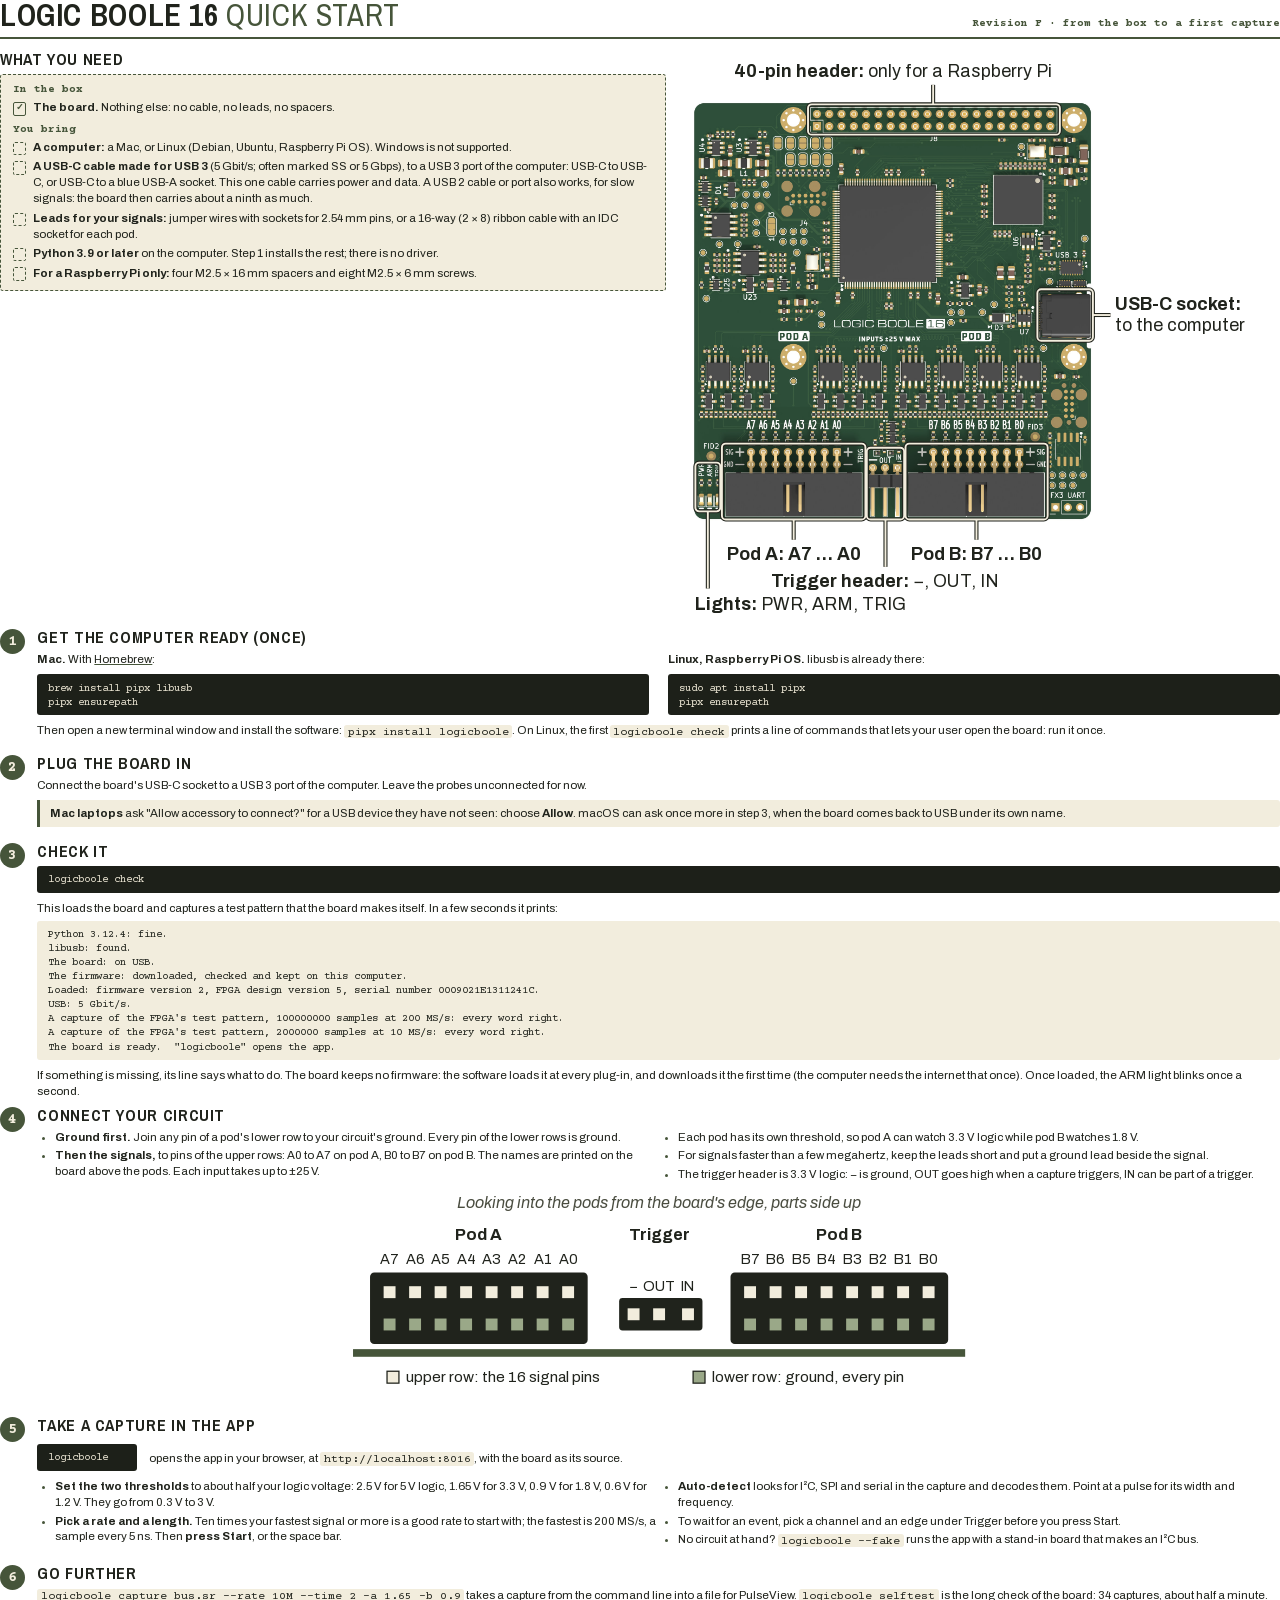
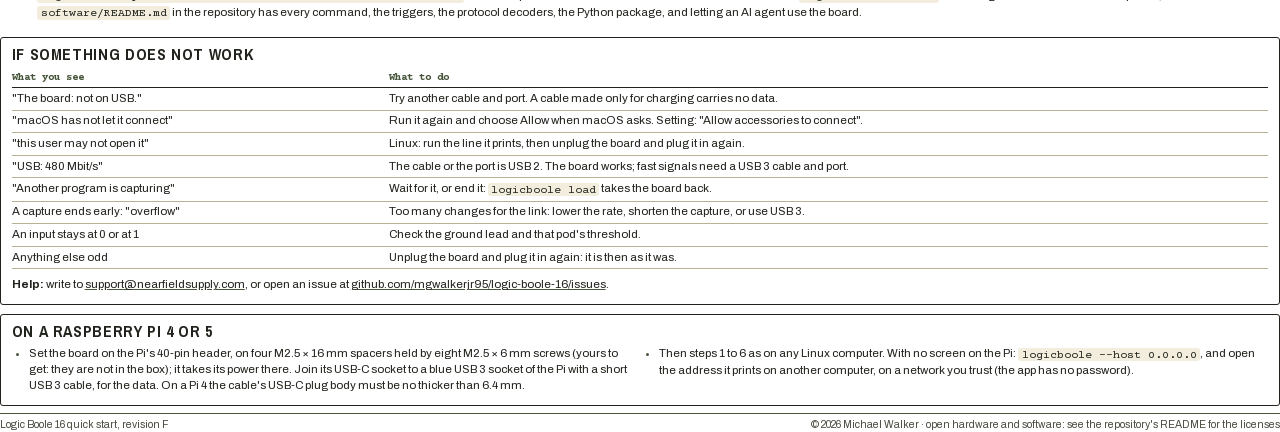
<file: boards/v1.0.0/docs/quick-start.html>
<!DOCTYPE html>
<!-- Copyright (C) 2026 Michael Walker -->
<!-- SPDX-License-Identifier: CERN-OHL-S-2.0 -->
<!-- The quick start guide.  quick-start.pdf is this page printed from a browser on US Letter paper, with the
     browser's own headers and footers off and background graphics on (headless Google Chrome: the options
     headless=new, no-pdf-header-footer, virtual-time-budget=10000 and print-to-pdf=quick-start.pdf).
     The fonts are in datasheet/fonts, each under the SIL Open Font License (datasheet/fonts/README.md). -->
<html lang="en">
<head>
<meta charset="utf-8">
<title>Logic Boole 16: quick start</title>
<link rel="stylesheet" href="datasheet/fonts/fonts.css">
<style>
  /* The look of the shop pages, on white paper: olive rules, ink text, canvas panels. */
  @page { size: Letter; margin: 11mm 14mm 10mm 14mm; }
  * { box-sizing: border-box; }
  html { -webkit-print-color-adjust: exact; print-color-adjust: exact; }
  body { margin: 0; font: 8.7pt/1.38 "Archivo", "Helvetica Neue", Helvetica, Arial, sans-serif; color: #20231c; }
  .page { break-after: page; }
  .page:last-child { break-after: auto; }
  header { display: flex; align-items: baseline; justify-content: space-between; border-bottom: 2.2pt solid #46553a;
           padding-bottom: 5pt; margin-bottom: 9pt; }
  header h1 { font: 700 23pt/1 "Archivo Narrow", "Arial Narrow", sans-serif; text-transform: uppercase; letter-spacing: .02em; margin: 0; }
  header h1 span { font-weight: 400; color: #46553a; }
  header p { margin: 0; color: #46553a; font: 700 8.2pt "Courier Prime", "Courier New", monospace; }
  h2 { font: 700 12pt/1.1 "Archivo Narrow", "Arial Narrow", sans-serif; text-transform: uppercase; letter-spacing: .04em; margin: 0 0 4pt; }
  p { margin: 0 0 5pt; }
  ul { margin: 0 0 5pt; padding-left: 13pt; }
  li { margin-bottom: 2.2pt; }
  li::marker { color: #46553a; }
  a { color: inherit; text-decoration-color: #46553a; }
  code, pre { font-family: "Courier Prime", "Courier New", monospace; }
  code { font-size: 8.6pt; background: #f2eddd; padding: 0.4pt 2.5pt 0; border-radius: 2pt; }
  pre { font-size: 8pt; line-height: 1.32; background: #1d2019; color: #ece6d4; padding: 5.5pt 8pt 4pt; border-radius: 3px;
        margin: 3pt 0 6pt; white-space: pre-wrap; }
  pre.out { background: #f2eddd; color: #20231c; }
  .two { display: flex; gap: 14pt; }
  .two > div { flex: 1; min-width: 0; }
  .need { flex: 0 0 52% !important; }
  /* The kit list: what is in the box is ticked, what you bring has an empty box. */
  .kitlist { border: 1.2pt dashed #46553a; border-radius: 3px; background: #f2eddd; padding: 6pt 9pt 4pt; margin-bottom: 6pt; }
  .kitlist h3 { font: 700 8.2pt "Courier Prime", "Courier New", monospace; color: #46553a; margin: 0 0 3pt; }
  .kitlist h3 + ul + h3 { margin-top: 5pt; }
  .kitlist ul { list-style: none; margin: 0; padding: 0; }
  .kitlist li { position: relative; padding-left: 15pt; margin-bottom: 2.6pt; }
  .kitlist li::before { content: "\2713"; position: absolute; left: 0; top: 1.4pt; width: 8.6pt; height: 8.6pt; border: 1pt solid #46553a;
                        border-radius: 1.5pt; color: #46553a; font: 800 7pt/7pt "Archivo", sans-serif; text-align: center; }
  .kitlist li.no::before { content: ""; border-style: dashed; }
  .step { display: flex; gap: 9pt; margin-top: 6pt; break-inside: avoid; }
  .n { flex: 0 0 19pt; height: 19pt; border-radius: 50%; background: #46553a; color: #f2eddd; font: 700 11pt/20pt "Courier Prime", "Courier New", monospace;
       text-align: center; }
  .step > div:not(.n) { flex: 1; min-width: 0; }
  .cols { columns: 2; column-gap: 16pt; }
  .cols li { break-inside: avoid; }
  .run { display: flex; align-items: center; gap: 9pt; }
  .run pre { flex: 0 0 auto; padding-right: 22pt; }
  .run p { margin: 0; }
  .note { border-left: 2.5pt solid #46553a; background: #f2eddd; border-radius: 0 3px 3px 0; padding: 4pt 7pt; margin: 4pt 0 6pt; }
  .box { border: 0.8pt solid #20231c; border-radius: 3px; padding: 6pt 8pt 3pt; margin-top: 7pt; break-inside: avoid; }
  table { border-collapse: collapse; width: 100%; margin: 2pt 0 6pt; }
  th, td { text-align: left; vertical-align: top; padding: 2.1pt 6pt 2.1pt 0; border-bottom: 0.5pt solid #b9b095; }
  th { font: 700 8pt "Courier Prime", "Courier New", monospace; color: #46553a; border-bottom: 0.8pt solid #20231c; }
  .os { font-weight: 700; }
  svg text { font-family: "Archivo", "Helvetica Neue", Helvetica, Arial, sans-serif; }
  svg text.d { font-family: "Archivo Narrow", "Arial Narrow", sans-serif; font-weight: 700; text-transform: uppercase; letter-spacing: .03em; }
  footer { margin-top: 5pt; padding-top: 3pt; border-top: 0.8pt solid #46553a; color: #4a4d40; font-size: 7.8pt;
           display: flex; justify-content: space-between; }
</style>
</head>
<body>

<div class="page">
<header>
  <h1>Logic Boole 16 <span>quick start</span></h1>
  <p>Revision F &middot; from the box to a first capture</p>
</header>

<div class="two">
  <div class="need">
    <h2>What you need</h2>
    <div class="kitlist">
      <h3>In the box</h3>
      <ul>
        <li><b>The board.</b> Nothing else: no cable, no leads, no spacers.</li>
      </ul>
      <h3>You bring</h3>
      <ul>
        <li class="no"><b>A computer:</b> a Mac, or Linux (Debian, Ubuntu, Raspberry Pi OS). Windows is not supported.</li>
        <li class="no"><b>A USB-C cable made for USB 3</b> (5 Gbit/s; often marked SS or 5 Gbps), to a USB 3 port of the
          computer: USB-C to USB-C, or USB-C to a blue USB-A socket. This one cable carries power and data. A
          USB 2 cable or port also works, for slow signals: the board then carries about a ninth as much.</li>
        <li class="no"><b>Leads for your signals:</b> jumper wires with sockets for 2.54 mm pins, or a 16-way (2 &times; 8)
          ribbon cable with an IDC socket for each pod.</li>
        <li class="no"><b>Python 3.9 or later</b> on the computer. Step 1 installs the rest; there is no driver.</li>
        <li class="no"><b>For a Raspberry Pi only:</b> four M2.5 &times; 16 mm spacers and eight M2.5 &times; 6 mm screws.</li>
      </ul>
    </div>

  </div>

  <div>
    <svg viewBox="-20 -175 2200 2085" width="100%" role="img" aria-label="The board from above, with its connectors named">
      <image href="../hardware/images/front.jpg" x="0" y="0" width="1500" height="1571"/>
      <defs><g id="marks">
        <rect x="1285" y="705" width="205" height="190" rx="14"/>
        <rect x="120" y="1275" width="530" height="280" rx="14"/>
        <rect x="798" y="1275" width="525" height="280" rx="14"/>
        <rect x="655" y="1290" width="138" height="265" rx="14"/>
        <rect x="22" y="1345" width="92" height="180" rx="14"/>
        <rect x="438" y="22" width="930" height="112" rx="14"/>
        <path d="M1490 800 H1555"/><path d="M900 22 V-50"/>
        <path d="M385 1555 V1630"/><path d="M1060 1555 V1630"/><path d="M724 1555 V1730"/><path d="M68 1525 V1810"/>
      </g></defs>
      <use href="#marks" fill="none" stroke="#20231c" stroke-width="15"/>
      <use href="#marks" fill="none" stroke="#f2eddd" stroke-width="7"/>
      <g font-size="66" fill="#20231c">
        <text x="1570" y="780" font-weight="700">USB-C socket:</text>
        <text x="1570" y="860">to the computer</text>
        <text x="750" y="-80" text-anchor="middle"><tspan font-weight="700">40-pin header:</tspan> only for a Raspberry Pi</text>
        <text x="385" y="1705" text-anchor="middle" font-weight="700">Pod A: A7 &hellip; A0</text>
        <text x="1060" y="1705" text-anchor="middle" font-weight="700">Pod B: B7 &hellip; B0</text>
        <text x="724" y="1805" text-anchor="middle"><tspan font-weight="700">Trigger header:</tspan> &minus;, OUT, IN</text>
        <text x="20" y="1890"><tspan font-weight="700">Lights:</tspan> PWR, ARM, TRIG</text>
      </g>
    </svg>
  </div>
</div>

<div class="step"><div class="n">1</div><div>
  <h2>Get the computer ready (once)</h2>
  <div class="two">
    <div>
      <p><span class="os">Mac.</span> With <a href="https://brew.sh">Homebrew</a>:</p>
      <pre>brew install pipx libusb
pipx ensurepath</pre>
    </div>
    <div>
      <p><span class="os">Linux, Raspberry Pi OS.</span> libusb is already there:</p>
      <pre>sudo apt install pipx
pipx ensurepath</pre>
    </div>
  </div>
  <p>Then open a new terminal window and install the software: <code>pipx install logicboole</code>. On Linux, the first
    <code>logicboole check</code> prints a line of commands that lets your user open the board: run it once.</p>
</div></div>

<div class="step"><div class="n">2</div><div>
  <h2>Plug the board in</h2>
  <p>Connect the board's USB-C socket to a USB 3 port of the computer. Leave the probes unconnected for now.</p>
  <div class="note"><b>Mac laptops</b> ask "Allow accessory to connect?" for a USB device they have not seen: choose
    <b>Allow</b>. macOS can ask once more in step 3, when the board comes back to USB under its own name.</div>
</div></div>

<div class="step"><div class="n">3</div><div>
  <h2>Check it</h2>
  <pre>logicboole check</pre>
  <p style="margin-bottom:2pt">This loads the board and captures a test pattern that the board makes itself. In a few seconds it prints:</p>
  <pre class="out">Python 3.12.4: fine.
libusb: found.
The board: on USB.
The firmware: downloaded, checked and kept on this computer.
Loaded: firmware version 2, FPGA design version 5, serial number 0009021E1311241C.
USB: 5 Gbit/s.
A capture of the FPGA's test pattern, 100000000 samples at 200 MS/s: every word right.
A capture of the FPGA's test pattern, 2000000 samples at 10 MS/s: every word right.
The board is ready.  "logicboole" opens the app.</pre>
  <p>If something is missing, its line says what to do. The board keeps no firmware: the software loads it at
    every plug-in, and downloads it the first time (the computer needs the internet that once). Once loaded, the
    ARM light blinks once a second.</p>
</div></div>


</div>

<div class="page">

<div class="step" style="margin-top:0"><div class="n">4</div><div>
  <h2>Connect your circuit</h2>
  <ul class="cols">
        <li><b>Ground first.</b> Join any pin of a pod's lower row to your circuit's ground. Every pin of the
          lower rows is ground.</li>
        <li><b>Then the signals,</b> to pins of the upper rows: A0 to A7 on pod A, B0 to B7 on pod B. The names
          are printed on the board above the pods. Each input takes up to &plusmn;25 V.</li>
        <li>Each pod has its own threshold, so pod A can watch 3.3 V logic while pod B watches 1.8 V.</li>
        <li>For signals faster than a few megahertz, keep the leads short and put a ground lead beside the
          signal.</li>
        <li>The trigger header is 3.3 V logic: &minus; is ground, OUT goes high when a capture triggers, IN can
          be part of a trigger.</li>
  </ul>
  <div style="text-align:center">
      <svg viewBox="0 0 760 250" width="52%" role="img" aria-label="The pods seen from the front">
        <text x="380" y="20" text-anchor="middle" font-size="19" fill="#4a4d40" font-style="italic">Looking into the pods from the board's edge, parts side up</text>
        <g font-size="19" fill="#20231c" text-anchor="middle">
          <text x="168" y="58" font-weight="700">Pod A</text><text x="592" y="58" font-weight="700">Pod B</text>
          <text x="380" y="58" font-weight="700">Trigger</text>
          <g font-size="17">
            <text x="63" y="86">A7</text><text x="93" y="86">A6</text><text x="123" y="86">A5</text><text x="153" y="86">A4</text>
            <text x="183" y="86">A3</text><text x="213" y="86">A2</text><text x="243" y="86">A1</text><text x="273" y="86">A0</text>
            <text x="487" y="86">B7</text><text x="517" y="86">B6</text><text x="547" y="86">B5</text><text x="577" y="86">B4</text>
            <text x="607" y="86">B3</text><text x="637" y="86">B2</text><text x="667" y="86">B1</text><text x="697" y="86">B0</text>
            <text x="350" y="118">&minus;</text><text x="380" y="118">OUT</text><text x="414" y="118">IN</text>
          </g>
        </g>
        <g fill="#20231c">
          <rect x="40" y="96" width="256" height="84" rx="5"/><rect x="464" y="96" width="256" height="84" rx="5"/>
          <rect x="333" y="126" width="98" height="38" rx="4"/>
        </g>
        <g fill="#f2eddd">
          <g id="row"><rect x="56" y="112" width="14" height="14"/><rect x="86" y="112" width="14" height="14"/>
            <rect x="116" y="112" width="14" height="14"/><rect x="146" y="112" width="14" height="14"/>
            <rect x="176" y="112" width="14" height="14"/><rect x="206" y="112" width="14" height="14"/>
            <rect x="236" y="112" width="14" height="14"/><rect x="266" y="112" width="14" height="14"/></g>
          <use href="#row" x="424"/>
          <rect x="343" y="138" width="14" height="14"/><rect x="373" y="138" width="14" height="14"/><rect x="407" y="138" width="14" height="14"/>
        </g>
        <g fill="#9aa888"><use href="#row" y="38"/><use href="#row" x="424" y="38"/></g>
        <rect x="20" y="186" width="720" height="9" fill="#46553a"/>
        <g font-size="18" fill="#20231c">
          <rect x="60" y="212" width="14" height="14" fill="#f2eddd" stroke="#20231c" stroke-width="1.5"/><text x="82" y="225">upper row: the 16 signal pins</text>
          <rect x="420" y="212" width="14" height="14" fill="#9aa888" stroke="#20231c" stroke-width="1.5"/><text x="442" y="225">lower row: ground, every pin</text>
        </g>
      </svg>
  </div>
</div></div>

<div class="step"><div class="n">5</div><div>
  <h2>Take a capture in the app</h2>
  <div class="run"><pre>logicboole</pre><p>opens the app in your browser, at <code>http://localhost:8016</code>, with the board as its source.</p></div>
  <ul class="cols">
        <li><b>Set the two thresholds</b> to about half your logic voltage: 2.5 V for 5 V logic, 1.65 V for
          3.3 V, 0.9 V for 1.8 V, 0.6 V for 1.2 V. They go from 0.3 V to 3 V.</li>
        <li><b>Pick a rate and a length.</b> Ten times your fastest signal or more is a good rate to start
          with; the fastest is 200 MS/s, a sample every 5 ns. Then <b>press Start</b>, or the space bar.</li>
        <li><b>Auto-detect</b> looks for I&sup2;C, SPI and serial in the capture and decodes them. Point at a
          pulse for its width and frequency.</li>
        <li>To wait for an event, pick a channel and an edge under Trigger before you press Start.</li>
        <li>No circuit at hand? <code>logicboole --fake</code> runs the app with a stand-in board that makes
          an I&sup2;C bus.</li>
  </ul>
</div></div>

<div class="step"><div class="n">6</div><div>
  <h2>Go further</h2>
  <p><code>logicboole capture bus.sr --rate 10M --time 2 -a 1.65 -b 0.9</code> takes a capture from the command
    line into a file for PulseView. <code>logicboole selftest</code> is the long check of the board: 34 captures,
    about half a minute. <code>software/README.md</code> in the repository has every command, the triggers, the
    protocol decoders, the Python package, and letting an AI agent use the board.</p>
</div></div>

<div class="box">
  <h2>If something does not work</h2>
  <table>
    <tr><th style="width:30%">What you see</th><th>What to do</th></tr>
    <tr><td>"The board: not on USB."</td><td>Try another cable and port. A cable made only for charging carries no data.</td></tr>
    <tr><td>"macOS has not let it connect"</td><td>Run it again and choose Allow when macOS asks. Setting: "Allow accessories to connect".</td></tr>
    <tr><td>"this user may not open it"</td><td>Linux: run the line it prints, then unplug the board and plug it in again.</td></tr>
    <tr><td>"USB: 480 Mbit/s"</td><td>The cable or the port is USB 2. The board works; fast signals need a USB 3 cable and port.</td></tr>
    <tr><td>"Another program is capturing"</td><td>Wait for it, or end it: <code>logicboole load</code> takes the board back.</td></tr>
    <tr><td>A capture ends early: "overflow"</td><td>Too many changes for the link: lower the rate, shorten the capture, or use USB 3.</td></tr>
    <tr><td>An input stays at 0 or at 1</td><td>Check the ground lead and that pod's threshold.</td></tr>
    <tr><td>Anything else odd</td><td>Unplug the board and plug it in again: it is then as it was.</td></tr>
  </table>
  <p><b>Help:</b> write to <a href="mailto:support@nearfieldsupply.com">support@nearfieldsupply.com</a>, or open an issue at
    <a href="https://github.com/mgwalkerjr95/logic-boole-16/issues">github.com/mgwalkerjr95/logic-boole-16/issues</a>.</p>
</div>
<div class="box">
  <h2>On a Raspberry Pi 4 or 5</h2>
  <ul class="cols">
    <li>Set the board on the Pi's 40-pin header, on four M2.5 &times; 16 mm spacers held by eight M2.5 &times; 6 mm
      screws (yours to get: they are not in the box); it takes its power there. Join its USB-C socket to a blue
      USB 3 socket of the Pi with a short USB 3 cable, for the data. On a Pi 4 the cable's USB-C plug body must
      be no thicker than 6.4 mm.</li>
    <li>Then steps 1 to 6 as on any Linux computer. With no screen on the Pi: <code>logicboole --host
      0.0.0.0</code>, and open the address it prints on another computer, on a network you trust (the app has no
      password).</li>
  </ul>
</div>

<footer><span>Logic Boole 16 quick start, revision F</span><span>&copy; 2026 Michael Walker &middot; open hardware and software: see the repository's README for the licenses</span></footer>
</div>

</body>
</html>
</file>
<file: docs/datasheet/fonts/fonts.css>
/* latin-ext */
@font-face {
  font-family: 'Archivo';
  font-style: italic;
  font-weight: 400 800;
  font-stretch: 100%;
  font-display: swap;
  src: url(archivo-k3kBo8UDI-1M0wlSfdzyIEkpwTM29hr-8mTYCx6muKZlYPTr_Q.woff2) format('woff2');
  unicode-range: U+0100-02BA, U+02BD-02C5, U+02C7-02CC, U+02CE-02D7, U+02DD-02FF, U+0304, U+0308, U+0329, U+1D00-1DBF, U+1E00-1E9F, U+1EF2-1EFF, U+2020, U+20A0-20AB, U+20AD-20C4, U+2113, U+2C60-2C7F, U+A720-A7FF;
}
/* latin */
@font-face {
  font-family: 'Archivo';
  font-style: italic;
  font-weight: 400 800;
  font-stretch: 100%;
  font-display: swap;
  src: url(archivo-k3kBo8UDI-1M0wlSfdzyIEkpwTM29hr-8mTYCxCmuKZlYPQ.woff2) format('woff2');
  unicode-range: U+0000-00FF, U+0131, U+0152-0153, U+02BB-02BC, U+02C6, U+02DA, U+02DC, U+0304, U+0308, U+0329, U+2000-206F, U+20AC, U+2122, U+2191, U+2193, U+2212, U+2215, U+FEFF, U+FFFD;
}
/* latin-ext */
@font-face {
  font-family: 'Archivo';
  font-style: normal;
  font-weight: 400 800;
  font-stretch: 100%;
  font-display: swap;
  src: url(archivo-k3kPo8UDI-1M0wlSV9XAw6lQkqWY8Q82sLyTOxKsv4RnUPU.woff2) format('woff2');
  unicode-range: U+0100-02BA, U+02BD-02C5, U+02C7-02CC, U+02CE-02D7, U+02DD-02FF, U+0304, U+0308, U+0329, U+1D00-1DBF, U+1E00-1E9F, U+1EF2-1EFF, U+2020, U+20A0-20AB, U+20AD-20C4, U+2113, U+2C60-2C7F, U+A720-A7FF;
}
/* latin */
@font-face {
  font-family: 'Archivo';
  font-style: normal;
  font-weight: 400 800;
  font-stretch: 100%;
  font-display: swap;
  src: url(archivo-k3kPo8UDI-1M0wlSV9XAw6lQkqWY8Q82sLydOxKsv4Rn.woff2) format('woff2');
  unicode-range: U+0000-00FF, U+0131, U+0152-0153, U+02BB-02BC, U+02C6, U+02DA, U+02DC, U+0304, U+0308, U+0329, U+2000-206F, U+20AC, U+2122, U+2191, U+2193, U+2212, U+2215, U+FEFF, U+FFFD;
}
/* latin-ext */
@font-face {
  font-family: 'Archivo Narrow';
  font-style: normal;
  font-weight: 400 700;
  font-display: swap;
  src: url(archivonarrow-tss0ApVBdCYD5Q7hcxTE1ArZ0bb-iXxw2d8oBxk.woff2) format('woff2');
  unicode-range: U+0100-02BA, U+02BD-02C5, U+02C7-02CC, U+02CE-02D7, U+02DD-02FF, U+0304, U+0308, U+0329, U+1D00-1DBF, U+1E00-1E9F, U+1EF2-1EFF, U+2020, U+20A0-20AB, U+20AD-20C4, U+2113, U+2C60-2C7F, U+A720-A7FF;
}
/* latin */
@font-face {
  font-family: 'Archivo Narrow';
  font-style: normal;
  font-weight: 400 700;
  font-display: swap;
  src: url(archivonarrow-tss0ApVBdCYD5Q7hcxTE1ArZ0bbwiXxw2d8o.woff2) format('woff2');
  unicode-range: U+0000-00FF, U+0131, U+0152-0153, U+02BB-02BC, U+02C6, U+02DA, U+02DC, U+0304, U+0308, U+0329, U+2000-206F, U+20AC, U+2122, U+2191, U+2193, U+2212, U+2215, U+FEFF, U+FFFD;
}
/* latin-ext */
@font-face {
  font-family: 'Courier Prime';
  font-style: italic;
  font-weight: 400;
  font-display: swap;
  src: url(courierprime-u-4n0q2lgwslOqpF_6gQ8kELawRZVsf6hPvhPUWH.woff2) format('woff2');
  unicode-range: U+0100-02BA, U+02BD-02C5, U+02C7-02CC, U+02CE-02D7, U+02DD-02FF, U+0304, U+0308, U+0329, U+1D00-1DBF, U+1E00-1E9F, U+1EF2-1EFF, U+2020, U+20A0-20AB, U+20AD-20C4, U+2113, U+2C60-2C7F, U+A720-A7FF;
}
/* latin */
@font-face {
  font-family: 'Courier Prime';
  font-style: italic;
  font-weight: 400;
  font-display: swap;
  src: url(courierprime-u-4n0q2lgwslOqpF_6gQ8kELawRZWMf6hPvhPQ.woff2) format('woff2');
  unicode-range: U+0000-00FF, U+0131, U+0152-0153, U+02BB-02BC, U+02C6, U+02DA, U+02DC, U+0304, U+0308, U+0329, U+2000-206F, U+20AC, U+2122, U+2191, U+2193, U+2212, U+2215, U+FEFF, U+FFFD;
}
/* latin-ext */
@font-face {
  font-family: 'Courier Prime';
  font-style: normal;
  font-weight: 400;
  font-display: swap;
  src: url(courierprime-u-450q2lgwslOqpF_6gQ8kELaw9pWs39pvnRPA.woff2) format('woff2');
  unicode-range: U+0100-02BA, U+02BD-02C5, U+02C7-02CC, U+02CE-02D7, U+02DD-02FF, U+0304, U+0308, U+0329, U+1D00-1DBF, U+1E00-1E9F, U+1EF2-1EFF, U+2020, U+20A0-20AB, U+20AD-20C4, U+2113, U+2C60-2C7F, U+A720-A7FF;
}
/* latin */
@font-face {
  font-family: 'Courier Prime';
  font-style: normal;
  font-weight: 400;
  font-display: swap;
  src: url(courierprime-u-450q2lgwslOqpF_6gQ8kELawFpWs39pvk.woff2) format('woff2');
  unicode-range: U+0000-00FF, U+0131, U+0152-0153, U+02BB-02BC, U+02C6, U+02DA, U+02DC, U+0304, U+0308, U+0329, U+2000-206F, U+20AC, U+2122, U+2191, U+2193, U+2212, U+2215, U+FEFF, U+FFFD;
}
/* latin-ext */
@font-face {
  font-family: 'Courier Prime';
  font-style: normal;
  font-weight: 700;
  font-display: swap;
  src: url(courierprime-u-4k0q2lgwslOqpF_6gQ8kELY7pMT-7fq9PrNX2-Ag.woff2) format('woff2');
  unicode-range: U+0100-02BA, U+02BD-02C5, U+02C7-02CC, U+02CE-02D7, U+02DD-02FF, U+0304, U+0308, U+0329, U+1D00-1DBF, U+1E00-1E9F, U+1EF2-1EFF, U+2020, U+20A0-20AB, U+20AD-20C4, U+2113, U+2C60-2C7F, U+A720-A7FF;
}
/* latin */
@font-face {
  font-family: 'Courier Prime';
  font-style: normal;
  font-weight: 700;
  font-display: swap;
  src: url(courierprime-u-4k0q2lgwslOqpF_6gQ8kELY7pMT-Dfq9PrNX0.woff2) format('woff2');
  unicode-range: U+0000-00FF, U+0131, U+0152-0153, U+02BB-02BC, U+02C6, U+02DA, U+02DC, U+0304, U+0308, U+0329, U+2000-206F, U+20AC, U+2122, U+2191, U+2193, U+2212, U+2215, U+FEFF, U+FFFD;
}
</file>
<file: boards/v1.0.0/docs/datasheet/fonts/fonts.css>
/* latin-ext */
@font-face {
  font-family: 'Archivo';
  font-style: italic;
  font-weight: 400 800;
  font-stretch: 100%;
  font-display: swap;
  src: url(archivo-k3kBo8UDI-1M0wlSfdzyIEkpwTM29hr-8mTYCx6muKZlYPTr_Q.woff2) format('woff2');
  unicode-range: U+0100-02BA, U+02BD-02C5, U+02C7-02CC, U+02CE-02D7, U+02DD-02FF, U+0304, U+0308, U+0329, U+1D00-1DBF, U+1E00-1E9F, U+1EF2-1EFF, U+2020, U+20A0-20AB, U+20AD-20C4, U+2113, U+2C60-2C7F, U+A720-A7FF;
}
/* latin */
@font-face {
  font-family: 'Archivo';
  font-style: italic;
  font-weight: 400 800;
  font-stretch: 100%;
  font-display: swap;
  src: url(archivo-k3kBo8UDI-1M0wlSfdzyIEkpwTM29hr-8mTYCxCmuKZlYPQ.woff2) format('woff2');
  unicode-range: U+0000-00FF, U+0131, U+0152-0153, U+02BB-02BC, U+02C6, U+02DA, U+02DC, U+0304, U+0308, U+0329, U+2000-206F, U+20AC, U+2122, U+2191, U+2193, U+2212, U+2215, U+FEFF, U+FFFD;
}
/* latin-ext */
@font-face {
  font-family: 'Archivo';
  font-style: normal;
  font-weight: 400 800;
  font-stretch: 100%;
  font-display: swap;
  src: url(archivo-k3kPo8UDI-1M0wlSV9XAw6lQkqWY8Q82sLyTOxKsv4RnUPU.woff2) format('woff2');
  unicode-range: U+0100-02BA, U+02BD-02C5, U+02C7-02CC, U+02CE-02D7, U+02DD-02FF, U+0304, U+0308, U+0329, U+1D00-1DBF, U+1E00-1E9F, U+1EF2-1EFF, U+2020, U+20A0-20AB, U+20AD-20C4, U+2113, U+2C60-2C7F, U+A720-A7FF;
}
/* latin */
@font-face {
  font-family: 'Archivo';
  font-style: normal;
  font-weight: 400 800;
  font-stretch: 100%;
  font-display: swap;
  src: url(archivo-k3kPo8UDI-1M0wlSV9XAw6lQkqWY8Q82sLydOxKsv4Rn.woff2) format('woff2');
  unicode-range: U+0000-00FF, U+0131, U+0152-0153, U+02BB-02BC, U+02C6, U+02DA, U+02DC, U+0304, U+0308, U+0329, U+2000-206F, U+20AC, U+2122, U+2191, U+2193, U+2212, U+2215, U+FEFF, U+FFFD;
}
/* latin-ext */
@font-face {
  font-family: 'Archivo Narrow';
  font-style: normal;
  font-weight: 400 700;
  font-display: swap;
  src: url(archivonarrow-tss0ApVBdCYD5Q7hcxTE1ArZ0bb-iXxw2d8oBxk.woff2) format('woff2');
  unicode-range: U+0100-02BA, U+02BD-02C5, U+02C7-02CC, U+02CE-02D7, U+02DD-02FF, U+0304, U+0308, U+0329, U+1D00-1DBF, U+1E00-1E9F, U+1EF2-1EFF, U+2020, U+20A0-20AB, U+20AD-20C4, U+2113, U+2C60-2C7F, U+A720-A7FF;
}
/* latin */
@font-face {
  font-family: 'Archivo Narrow';
  font-style: normal;
  font-weight: 400 700;
  font-display: swap;
  src: url(archivonarrow-tss0ApVBdCYD5Q7hcxTE1ArZ0bbwiXxw2d8o.woff2) format('woff2');
  unicode-range: U+0000-00FF, U+0131, U+0152-0153, U+02BB-02BC, U+02C6, U+02DA, U+02DC, U+0304, U+0308, U+0329, U+2000-206F, U+20AC, U+2122, U+2191, U+2193, U+2212, U+2215, U+FEFF, U+FFFD;
}
/* latin-ext */
@font-face {
  font-family: 'Courier Prime';
  font-style: italic;
  font-weight: 400;
  font-display: swap;
  src: url(courierprime-u-4n0q2lgwslOqpF_6gQ8kELawRZVsf6hPvhPUWH.woff2) format('woff2');
  unicode-range: U+0100-02BA, U+02BD-02C5, U+02C7-02CC, U+02CE-02D7, U+02DD-02FF, U+0304, U+0308, U+0329, U+1D00-1DBF, U+1E00-1E9F, U+1EF2-1EFF, U+2020, U+20A0-20AB, U+20AD-20C4, U+2113, U+2C60-2C7F, U+A720-A7FF;
}
/* latin */
@font-face {
  font-family: 'Courier Prime';
  font-style: italic;
  font-weight: 400;
  font-display: swap;
  src: url(courierprime-u-4n0q2lgwslOqpF_6gQ8kELawRZWMf6hPvhPQ.woff2) format('woff2');
  unicode-range: U+0000-00FF, U+0131, U+0152-0153, U+02BB-02BC, U+02C6, U+02DA, U+02DC, U+0304, U+0308, U+0329, U+2000-206F, U+20AC, U+2122, U+2191, U+2193, U+2212, U+2215, U+FEFF, U+FFFD;
}
/* latin-ext */
@font-face {
  font-family: 'Courier Prime';
  font-style: normal;
  font-weight: 400;
  font-display: swap;
  src: url(courierprime-u-450q2lgwslOqpF_6gQ8kELaw9pWs39pvnRPA.woff2) format('woff2');
  unicode-range: U+0100-02BA, U+02BD-02C5, U+02C7-02CC, U+02CE-02D7, U+02DD-02FF, U+0304, U+0308, U+0329, U+1D00-1DBF, U+1E00-1E9F, U+1EF2-1EFF, U+2020, U+20A0-20AB, U+20AD-20C4, U+2113, U+2C60-2C7F, U+A720-A7FF;
}
/* latin */
@font-face {
  font-family: 'Courier Prime';
  font-style: normal;
  font-weight: 400;
  font-display: swap;
  src: url(courierprime-u-450q2lgwslOqpF_6gQ8kELawFpWs39pvk.woff2) format('woff2');
  unicode-range: U+0000-00FF, U+0131, U+0152-0153, U+02BB-02BC, U+02C6, U+02DA, U+02DC, U+0304, U+0308, U+0329, U+2000-206F, U+20AC, U+2122, U+2191, U+2193, U+2212, U+2215, U+FEFF, U+FFFD;
}
/* latin-ext */
@font-face {
  font-family: 'Courier Prime';
  font-style: normal;
  font-weight: 700;
  font-display: swap;
  src: url(courierprime-u-4k0q2lgwslOqpF_6gQ8kELY7pMT-7fq9PrNX2-Ag.woff2) format('woff2');
  unicode-range: U+0100-02BA, U+02BD-02C5, U+02C7-02CC, U+02CE-02D7, U+02DD-02FF, U+0304, U+0308, U+0329, U+1D00-1DBF, U+1E00-1E9F, U+1EF2-1EFF, U+2020, U+20A0-20AB, U+20AD-20C4, U+2113, U+2C60-2C7F, U+A720-A7FF;
}
/* latin */
@font-face {
  font-family: 'Courier Prime';
  font-style: normal;
  font-weight: 700;
  font-display: swap;
  src: url(courierprime-u-4k0q2lgwslOqpF_6gQ8kELY7pMT-Dfq9PrNX0.woff2) format('woff2');
  unicode-range: U+0000-00FF, U+0131, U+0152-0153, U+02BB-02BC, U+02C6, U+02DA, U+02DC, U+0304, U+0308, U+0329, U+2000-206F, U+20AC, U+2122, U+2191, U+2193, U+2212, U+2215, U+FEFF, U+FFFD;
}
</file>
